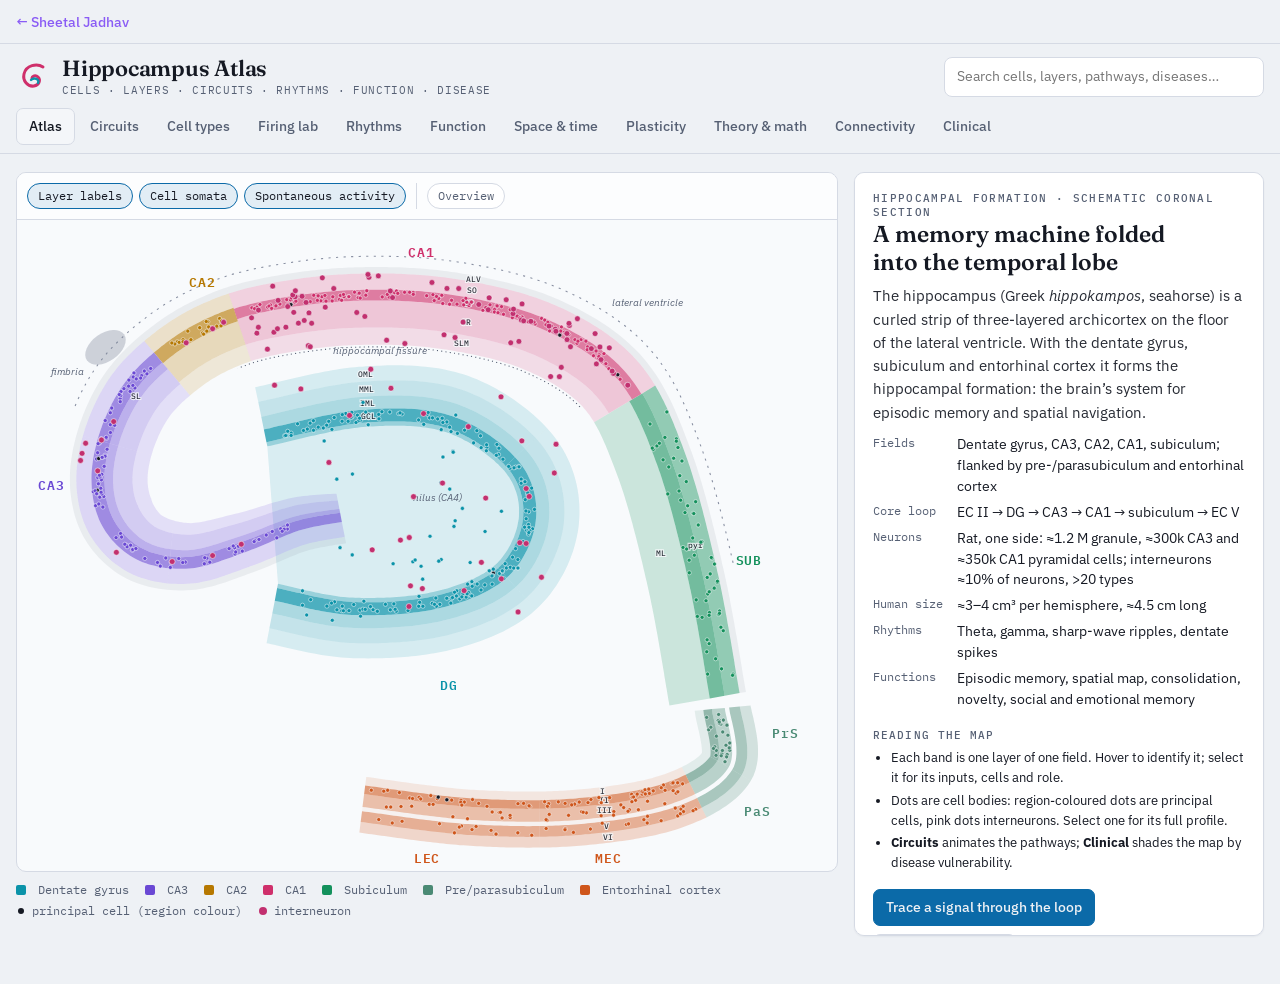
<file: static/hippocampus-atlas/index.html>
<!doctype html>
<html lang="en">
<head>
<meta charset="utf-8">
<meta name="viewport" content="width=device-width,initial-scale=1,viewport-fit=cover">
<style>[hidden]{display:none!important}img{max-width:100%}</style>
</head>
<body>
<title>Hippocampus Atlas</title>
<meta name="claude:viewport-fit-sides" content="cover">
<link rel="preconnect" href="https://fonts.googleapis.com">
<link rel="preconnect" href="https://fonts.gstatic.com" crossorigin>
<link rel="stylesheet" href="https://fonts.googleapis.com/css2?family=Fraunces:opsz,wght@9..144,400;9..144,600&family=IBM+Plex+Mono:wght@400;500&family=IBM+Plex+Sans:ital,wght@0,400;0,500;0,600;1,400&display=swap">
<style>
/* Layout: sticky instrument bar with view tabs; Atlas = fluorescent specimen map (left) + reading panel (right); other views are lab benches. Dark-first, like a confocal image. */
:root{
  --bg:#0a0c11; --panel:#11141c; --panel-2:#181c27; --line:#262b3a; --fg:#e7e9f0; --muted:#9097ab; --faint:#5f667b;
  --accent:#7fd3ff; --axon:#ff6f6f; --exc:#7fd3ff; --inh:#ff7ab8; --mod:#f2c14e;
  --c-dg:#46d3e6; --c-ca3:#a98bff; --c-ca2:#f2b84b; --c-ca1:#ff6aa2; --c-sub:#53d89f; --c-prs:#9cc9b6; --c-ec:#ff8a52; --c-fim:#9aa3b8;
  --sev0:#2a3040; --sev1:#e8cf6a; --sev2:#f5953f; --sev3:#ff4f5e;
  --map-bg:#07090d; --shadow:0 1px 0 rgba(255,255,255,.03);
  --f-display:"Fraunces",Georgia,"Times New Roman",serif;
  --f-body:"IBM Plex Sans",system-ui,-apple-system,"Segoe UI",sans-serif;
  --f-mono:"IBM Plex Mono",ui-monospace,SFMono-Regular,Menlo,monospace;
  color-scheme:dark;
}
@media (prefers-color-scheme: light){ :root:not([data-theme="dark"]){
  --bg:#eef1f5; --panel:#ffffff; --panel-2:#f4f6f9; --line:#d5dae4; --fg:#151923; --muted:#566074; --faint:#8a91a3;
  --accent:#0b6aa8; --axon:#d43b3b; --exc:#0b6aa8; --inh:#c2306f; --mod:#a87400;
  --c-dg:#0b93a9; --c-ca3:#6a48d4; --c-ca2:#b67800; --c-ca1:#cf2f6b; --c-sub:#14915c; --c-prs:#4a8a74; --c-ec:#cf561b; --c-fim:#7c8597;
  --sev0:#e3e7ee; --sev1:#e2be2c; --sev2:#ea7a1d; --sev3:#d62839;
  --map-bg:#f8fafc; --shadow:0 1px 2px rgba(20,30,50,.05);
  color-scheme:light;
}}
:root[data-theme="light"]{
  --bg:#eef1f5; --panel:#ffffff; --panel-2:#f4f6f9; --line:#d5dae4; --fg:#151923; --muted:#566074; --faint:#8a91a3;
  --accent:#0b6aa8; --axon:#d43b3b; --exc:#0b6aa8; --inh:#c2306f; --mod:#a87400;
  --c-dg:#0b93a9; --c-ca3:#6a48d4; --c-ca2:#b67800; --c-ca1:#cf2f6b; --c-sub:#14915c; --c-prs:#4a8a74; --c-ec:#cf561b; --c-fim:#7c8597;
  --sev0:#e3e7ee; --sev1:#e2be2c; --sev2:#ea7a1d; --sev3:#d62839;
  --map-bg:#f8fafc; --shadow:0 1px 2px rgba(20,30,50,.05);
  color-scheme:light;
}
*{box-sizing:border-box}
[hidden]{display:none!important}
body{background:var(--bg);color:var(--fg);font:15px/1.55 var(--f-body);margin:0}
body::before{content:"";position:fixed;inset:0 0 auto;height:env(safe-area-inset-top,0px);z-index:30;background:var(--bg)}
.wrap{padding-left:max(16px,env(safe-area-inset-left,0px));padding-right:max(16px,env(safe-area-inset-right,0px))}
button,input,select{font:inherit;color:inherit}
:focus-visible{outline:2px solid var(--accent);outline-offset:2px}
a{color:var(--accent)}

/* header */
header.top{position:sticky;top:env(safe-area-inset-top,0px);z-index:20;background:color-mix(in srgb,var(--bg) 92%,transparent);backdrop-filter:blur(8px);border-bottom:1px solid var(--line)}
.bar{display:flex;align-items:center;gap:16px;padding-block:12px 6px;flex-wrap:wrap}
.brand{display:flex;align-items:center;gap:12px;min-width:0;flex:1 1 260px}
.brand svg{flex:none}
.brand h1{font:600 22px/1.1 var(--f-display);margin:0;letter-spacing:-.01em}
.brand .sub{font:11px/1.3 var(--f-mono);color:var(--muted);letter-spacing:.06em;text-transform:uppercase;margin-top:3px}
.search{position:relative;flex:0 1 320px;min-width:0;width:100%}
.search input{width:100%;background:var(--panel);border:1px solid var(--line);border-radius:8px;padding:8px 12px;font-size:14px}
.qres{position:absolute;top:calc(100% + 4px);left:0;right:0;background:var(--panel);border:1px solid var(--line);border-radius:8px;max-height:340px;overflow:auto;z-index:40;box-shadow:0 10px 30px rgba(0,0,0,.25)}
.qres button{display:flex;justify-content:space-between;gap:10px;width:100%;text-align:left;background:none;border:0;padding:8px 12px;cursor:pointer;font-size:13.5px}
.qres button:hover,.qres button.on{background:var(--panel-2)}
.qres small{font:11px var(--f-mono);color:var(--faint);text-transform:uppercase;letter-spacing:.06em;white-space:nowrap}
nav.tabs{display:flex;gap:2px;overflow-x:auto;padding-block:4px 8px;scrollbar-width:none}
nav.tabs::-webkit-scrollbar{display:none}
.tab{background:none;border:1px solid transparent;border-radius:7px;padding:7px 12px;font-size:13.5px;font-weight:500;color:var(--muted);cursor:pointer;white-space:nowrap}
.tab:hover{color:var(--fg)}
.tab[aria-selected="true"]{color:var(--fg);background:var(--panel-2);border-color:var(--line)}

main{padding-block:18px 48px}
.view{display:block}
.viewhead{display:flex;flex-wrap:wrap;align-items:baseline;gap:6px 20px;margin-bottom:14px}
.viewhead h2{font:600 26px/1.15 var(--f-display);margin:0;text-wrap:balance}
.viewhead p{margin:0;color:var(--muted);max-width:75ch;flex:1 1 380px}

/* shared text */
.panel{background:var(--panel);border:1px solid var(--line);border-radius:10px;padding:18px;min-width:0;box-shadow:var(--shadow)}
.panel h2{font:600 23px/1.2 var(--f-display);margin:2px 0 8px;text-wrap:balance}
.panel h3{font:600 16px/1.3 var(--f-body);margin:0 0 8px}
.panel h4{font:500 11px/1.3 var(--f-mono);text-transform:uppercase;letter-spacing:.1em;color:var(--muted);margin:18px 0 6px}
.panel p{margin:0 0 10px;max-width:68ch}
.panel ul{margin:0 0 6px;padding-left:18px}
.panel li{margin:2px 0}
.eyebrow{font:500 11px/1.3 var(--f-mono);text-transform:uppercase;letter-spacing:.12em;color:var(--muted)}
.lede{color:var(--fg);opacity:.92}
.muted{color:var(--muted)}
.small{font-size:13px}
.mono{font-family:var(--f-mono)}
.tags{display:flex;flex-wrap:wrap;gap:5px}
.tags span{font:12px/1.4 var(--f-mono);padding:2px 8px;border:1px solid var(--line);border-radius:4px;background:var(--panel-2)}
dl.kv{display:grid;grid-template-columns:max-content minmax(0,1fr);gap:5px 14px;margin:0;font-size:13.5px}
dl.kv dt{font:12px/1.55 var(--f-mono);color:var(--muted)}
dl.kv dd{margin:0}
.swatch{display:inline-block;width:10px;height:10px;border-radius:2px;vertical-align:-1px;margin-right:6px}
.linkbtn{background:none;border:0;padding:0;color:var(--accent);cursor:pointer;text-decoration:underline;text-decoration-color:color-mix(in srgb,var(--accent) 40%,transparent);text-underline-offset:2px;font-size:inherit}
.btn{background:var(--panel-2);border:1px solid var(--line);border-radius:7px;padding:7px 12px;cursor:pointer;font-size:13.5px;font-weight:500}
.btn:hover{border-color:var(--faint)}
.btn.primary{background:var(--accent);color:var(--bg);border-color:var(--accent)}
.actions{display:flex;flex-wrap:wrap;gap:8px;margin-top:16px}
.chips{display:flex;flex-wrap:wrap;gap:6px}
.chip{font:12px/1 var(--f-mono);padding:6px 10px;border:1px solid var(--line);border-radius:999px;background:var(--panel);color:var(--muted);cursor:pointer;display:inline-flex;align-items:center;gap:6px}
.chip:hover{color:var(--fg)}
.chip.on{color:var(--fg);border-color:var(--accent);background:color-mix(in srgb,var(--accent) 12%,var(--panel))}
.chip i{width:8px;height:8px;border-radius:50%;display:inline-block}
.pill{font:11px/1 var(--f-mono);padding:3px 7px;border-radius:4px;border:1px solid var(--line);white-space:nowrap}
.pill.exc{color:var(--exc);border-color:color-mix(in srgb,var(--exc) 45%,transparent)}
.pill.inh{color:var(--inh);border-color:color-mix(in srgb,var(--inh) 45%,transparent)}

/* map view */
#mapview{display:grid;grid-template-columns:minmax(0,1fr) 410px;gap:16px;align-items:start}
#mapview[hidden]{display:none!important}
.mapbox{position:relative;background:var(--map-bg);border:1px solid var(--line);border-radius:10px;overflow:hidden}
.maptools{display:flex;flex-wrap:wrap;gap:6px;padding:10px;border-bottom:1px solid var(--line);background:color-mix(in srgb,var(--panel) 60%,var(--map-bg))}
.maptools .sep{width:1px;background:var(--line);margin:0 4px}
#map{display:block;width:100%;height:auto;max-height:76vh;touch-action:manipulation}
.mapcap{position:absolute;left:12px;right:12px;bottom:10px;font-size:13.5px;line-height:1.45;pointer-events:none;min-height:0}
.mapcap span{display:inline-block;background:color-mix(in srgb,var(--panel) 88%,transparent);border:1px solid var(--line);border-radius:8px;padding:8px 12px;max-width:62ch}
.mapcap:empty{display:none}
.legend{display:flex;flex-wrap:wrap;gap:6px 16px;margin-top:10px;font:12px var(--f-mono);color:var(--muted)}
.legend span{display:inline-flex;align-items:center;gap:6px}
.tip{position:fixed;z-index:50;pointer-events:none;background:var(--panel);border:1px solid var(--line);border-radius:6px;padding:5px 9px;font-size:12.5px;box-shadow:0 6px 20px rgba(0,0,0,.25);max-width:260px}
#panel{position:sticky;top:120px;max-height:calc(100vh - 136px);overflow:auto}

/* svg map */
.band{cursor:pointer;transition:fill-opacity .25s,fill .4s}
.band:hover{stroke:var(--fg);stroke-opacity:.55;stroke-width:.7}
.band.sel{stroke:var(--fg);stroke-opacity:1;stroke-width:1.3}
.band.pulse{animation:pulse 1s ease-in-out 2}
@keyframes pulse{50%{filter:brightness(1.9) saturate(1.3)}}
.dot{cursor:pointer;stroke:var(--map-bg);stroke-width:.5;transition:opacity .3s}
.dot.fire{fill:var(--fg)!important}
.dot.sel{stroke:var(--fg);stroke-width:1.4}
#map[data-mode="circuits"] .dot,#map[data-mode="clinical"] .dot{opacity:.18;pointer-events:none}
#map.nodots .dot{display:none}
#map .lbl{font:600 12.5px var(--f-mono);letter-spacing:.06em;pointer-events:none}
#map .lbl2{font:italic 9px var(--f-body);fill:var(--muted);pointer-events:none}
#map .llbl{font:500 7.2px var(--f-mono);fill:var(--fg);pointer-events:none;paint-order:stroke;stroke:var(--map-bg);stroke-width:2px;opacity:.85}
#map.nolayerlbl .llbl{display:none}
.pw{display:none}
#map[data-mode="circuits"] .pw{display:inline}
.pw path{fill:none;stroke-linecap:round;stroke-linejoin:round}
.pw .base{stroke-width:2.2;opacity:.75}
.pw .flow{stroke-width:2.6;stroke-dasharray:2.5 11;animation:flow 1.1s linear infinite}
.pw .hit{stroke:transparent;stroke-width:12;cursor:pointer;pointer-events:stroke}
.pw.dim{opacity:.1}
.pw.hl .base{stroke-width:3.4;opacity:1}
@keyframes flow{to{stroke-dashoffset:-13.5}}
.pwlbl{font:500 8.5px var(--f-mono);paint-order:stroke;stroke:var(--map-bg);stroke-width:2.4px;pointer-events:none}

/* cells view */
.filters{display:flex;flex-wrap:wrap;gap:14px;margin-bottom:14px;align-items:center}
.filters .grp{display:flex;flex-wrap:wrap;gap:6px;align-items:center}
.filters .grp b{font:500 11px var(--f-mono);text-transform:uppercase;letter-spacing:.1em;color:var(--muted);margin-right:4px}
.cellsplit{display:grid;grid-template-columns:minmax(0,1fr) 440px;gap:16px;align-items:start}
.cellgrid{display:grid;grid-template-columns:repeat(auto-fill,minmax(200px,1fr));gap:10px}
.ccard{display:flex;flex-direction:column;gap:6px;text-align:left;background:var(--panel);border:1px solid var(--line);border-radius:9px;padding:10px;cursor:pointer;min-width:0}
.ccard:hover{border-color:var(--faint)}
.ccard.on{border-color:var(--accent);box-shadow:0 0 0 1px var(--accent) inset}
.ccard svg{width:100%;height:auto;aspect-ratio:300/170;display:block;border-radius:5px;background:var(--map-bg)}
.ccard .t{font-weight:600;font-size:14px;line-height:1.25}
.ccard .m{display:flex;gap:6px;flex-wrap:wrap;align-items:center;font:11.5px var(--f-mono);color:var(--muted)}
.sticky{position:sticky;top:120px;max-height:calc(100vh - 136px);overflow:auto}
.morphwrap{display:grid;grid-template-columns:1fr;gap:8px;margin:12px 0}
.morph{width:100%;height:auto;aspect-ratio:300/250;background:var(--map-bg);border-radius:7px;border:1px solid var(--line);display:block}
.minitrace{width:100%;height:96px;background:var(--map-bg);border-radius:7px;border:1px solid var(--line);display:block}
.cap{font:11px/1.4 var(--f-mono);color:var(--faint)}

/* firing lab */
.lab{display:grid;grid-template-columns:minmax(0,1fr) 360px;gap:16px;align-items:start}
.labctl{display:flex;flex-wrap:wrap;gap:10px 16px;align-items:end;margin-bottom:12px}
.labctl label{display:flex;flex-direction:column;gap:4px;font:11px var(--f-mono);color:var(--muted);text-transform:uppercase;letter-spacing:.08em}
.labctl label.grow{flex:1 1 220px}
.labctl label.chk{flex-direction:row;align-items:center;gap:6px;text-transform:none;letter-spacing:0;font:13px var(--f-body);color:var(--fg);padding-bottom:6px}
.labctl select{background:var(--panel-2);border:1px solid var(--line);border-radius:6px;padding:6px 8px;font:13.5px var(--f-body);text-transform:none;letter-spacing:0;color:var(--fg);max-width:100%}
.labctl .rng{display:flex;gap:10px;align-items:center}
.labctl input[type=range]{flex:1;accent-color:var(--accent);min-width:0}
.labctl output{font:13px var(--f-mono);color:var(--fg);min-width:64px;text-align:right;text-transform:none}
canvas.plot{width:100%;display:block;background:var(--map-bg);border:1px solid var(--line);border-radius:7px}
.fstats{display:grid;grid-template-columns:repeat(auto-fit,minmax(120px,1fr));gap:8px;margin-top:12px}
.fstats div{background:var(--panel-2);border:1px solid var(--line);border-radius:7px;padding:8px 10px}
.fstats b{display:block;font:500 18px var(--f-mono);font-variant-numeric:tabular-nums}
.fstats span{font:11px var(--f-mono);color:var(--muted);text-transform:uppercase;letter-spacing:.06em}
.classgrid{display:grid;grid-template-columns:repeat(auto-fill,minmax(230px,1fr));gap:10px;margin-top:16px}
.classgrid .panel{padding:14px}
.classgrid h3{font-size:14.5px}
.classgrid p{font-size:13.5px;margin:0}

/* rhythms */
.rhythm{display:grid;grid-template-columns:minmax(0,1fr) 380px;gap:16px;align-items:start}
.oscgrid{display:grid;grid-template-columns:repeat(auto-fill,minmax(260px,1fr));gap:10px;margin-top:16px}
.oscgrid .panel{padding:14px}
.oscgrid .hz{font:500 12px var(--f-mono);color:var(--accent)}
.oscgrid p{font-size:13.5px}
#phasefig{width:100%;height:auto;display:block}

/* function */
.fgrid{display:grid;grid-template-columns:repeat(2,minmax(0,1fr));gap:16px}
.demo{display:flex;gap:14px;flex-wrap:wrap;align-items:flex-start}
.demo canvas{background:var(--map-bg);border:1px solid var(--line);border-radius:7px;display:block;max-width:100%}
.demo .side{flex:1 1 180px;min-width:0;font-size:13.5px}
.cards3{display:grid;grid-template-columns:repeat(auto-fill,minmax(270px,1fr));gap:10px;margin-top:16px}
.cards3 .panel{padding:14px}
.cards3 p{font-size:13.5px;margin:0 0 6px}
.cards3 .ref{font:11px var(--f-mono);color:var(--faint)}
.tblwrap{overflow-x:auto}
table.axis{border-collapse:collapse;width:100%;font-size:13.5px;min-width:560px}
table.axis th,table.axis td{border-bottom:1px solid var(--line);padding:8px 10px;text-align:left;vertical-align:top}
table.axis th{font:500 11px var(--f-mono);text-transform:uppercase;letter-spacing:.08em;color:var(--muted)}
.hop{display:flex;gap:10px;flex-wrap:wrap;align-items:flex-start}
.hop figure{margin:0;display:flex;flex-direction:column;gap:4px;align-items:center}
.hop figcaption{font:11px var(--f-mono);color:var(--muted)}
.bars{display:flex;flex-direction:column;gap:5px;font:12px var(--f-mono);min-width:150px;flex:1}
.bars .b{display:grid;grid-template-columns:54px 1fr 38px;gap:6px;align-items:center}
.bars .b i{height:8px;border-radius:4px;background:var(--line);overflow:hidden;display:block}
.bars .b i s{display:block;height:100%;background:var(--accent);text-decoration:none}

/* connectivity */
.conn{display:grid;grid-template-columns:minmax(0,1fr) 340px;gap:16px;align-items:start}
.mwrap{overflow:auto;max-width:100%;background:var(--panel);border:1px solid var(--line);border-radius:10px;padding:10px}
table.matrix{border-collapse:separate;border-spacing:2px;font:11.5px var(--f-mono)}
table.matrix th{font-weight:500;color:var(--muted);white-space:nowrap;padding:2px 6px}
table.matrix thead th{writing-mode:vertical-rl;transform:rotate(180deg);text-align:left;height:118px;vertical-align:bottom;padding:4px 2px}
table.matrix tbody th{text-align:right;position:sticky;left:0;background:var(--panel);z-index:1}
table.matrix td{width:26px;height:24px;min-width:26px;border-radius:4px;background:var(--panel-2);cursor:pointer;text-align:center;color:var(--bg);font-weight:600}
table.matrix td.e{cursor:default}
table.matrix td.on{outline:2px solid var(--fg);outline-offset:0}
table.matrix tr.hl th,table.matrix th.hl{color:var(--fg)}

@media (max-width:1100px){
  #mapview,.cellsplit,.lab,.rhythm,.conn{grid-template-columns:minmax(0,1fr)}
  #panel,.sticky{position:static;max-height:none}
  .fgrid{grid-template-columns:minmax(0,1fr)}
}
@media (max-width:560px){
  .brand h1{font-size:19px}
  .viewhead h2{font-size:22px}
  .panel{padding:14px}
  .cellgrid{grid-template-columns:repeat(2,minmax(0,1fr))}
}
@media (prefers-reduced-motion: reduce){
  .pw .flow,.band.pulse{animation:none}
  *{transition:none!important}
}
</style>

<nav class="site-back" style="padding:10px max(16px,env(safe-area-inset-right,0px)) 10px max(16px,env(safe-area-inset-left,0px));background:var(--bg);border-bottom:1px solid var(--line)"><a href="/" style="font:500 14px/1.4 'IBM Plex Sans',system-ui,sans-serif;color:#8a5cf5;text-decoration:none">&larr; Sheetal Jadhav</a></nav>
<header class="top">
  <div class="bar wrap">
    <div class="brand">
      <svg width="34" height="34" viewBox="0 0 34 34" aria-hidden="true"><path d="M27 7c-6-4-17-2-19 7-1.6 7 4 13 10 12 5-.8 7-6 4-9-2.4-2.4-6-1-6 1.6" fill="none" stroke="var(--c-ca1)" stroke-width="3" stroke-linecap="round"/><path d="M15 20c3-3 9-1 7 3" fill="none" stroke="var(--c-dg)" stroke-width="2.4" stroke-linecap="round"/></svg>
      <div><h1>Hippocampus Atlas</h1><div class="sub">Cells · layers · circuits · rhythms · function · disease</div></div>
    </div>
    <div class="search">
      <input id="q" type="search" placeholder="Search cells, layers, pathways, diseases…" autocomplete="off" aria-label="Search the atlas">
      <div id="qres" class="qres" hidden></div>
    </div>
  </div>
  <nav class="tabs wrap" role="tablist" aria-label="Views">
    <button class="tab" role="tab" data-view="atlas">Atlas</button>
    <button class="tab" role="tab" data-view="circuits">Circuits</button>
    <button class="tab" role="tab" data-view="cells">Cell types</button>
    <button class="tab" role="tab" data-view="firing">Firing lab</button>
    <button class="tab" role="tab" data-view="rhythms">Rhythms</button>
    <button class="tab" role="tab" data-view="function">Function</button>
    <button class="tab" role="tab" data-view="spacetime">Space &amp; time</button>
    <button class="tab" role="tab" data-view="plasticity">Plasticity</button>
    <button class="tab" role="tab" data-view="theory">Theory &amp; math</button>
    <button class="tab" role="tab" data-view="connectivity">Connectivity</button>
    <button class="tab" role="tab" data-view="clinical">Clinical</button>
  </nav>
</header>

<main class="wrap">
  <!-- ATLAS / CIRCUITS / CLINICAL share the map -->
  <section id="mapview" class="view">
    <div class="mapcol">
      <div class="mapbox">
        <div class="maptools" id="maptools"></div>
        <svg id="map" viewBox="200 118 760 604" role="img" aria-label="Schematic coronal section of the hippocampal formation"></svg>
        <div class="mapcap" id="mapcap"></div>
      </div>
      <div class="legend" id="maplegend"></div>
    </div>
    <aside class="panel" id="panel"></aside>
  </section>

  <section id="v-cells" class="view" hidden>
    <div class="viewhead"><h2>Cell types</h2><p>Principal cells and interneurons of the hippocampal formation. Each card shows where the soma sits, where the dendrites (colour) collect input and where the axon (red) delivers output, in the style of Klausberger &amp; Somogyi's laminar diagrams.</p></div>
    <div class="filters" id="cellfilters"></div>
    <div class="cellsplit">
      <div class="cellgrid" id="cellgrid"></div>
      <aside class="panel sticky" id="celldetail"></aside>
    </div>
  </section>

  <section id="v-firing" class="view" hidden>
    <div class="viewhead"><h2>Firing lab</h2><p>Inject current into a model of each cell type and watch its characteristic discharge: adaptation, bursting, fast spiking, Ih sag and rebound, late spiking. Models are Izhikevich neurons with an added h-current, tuned to each type's published behaviour; voltages are scaled to typical resting potentials.</p></div>
    <div class="lab">
      <div class="panel">
        <div class="labctl">
          <label for="fcell">Cell<select id="fcell"></select></label>
          <label for="fcmp">Compare with<select id="fcmp"><option value="">None</option></select></label>
          <label for="fproto">Protocol<select id="fproto"><option value="step">Depolarising step</option><option value="ramp">Ramp</option><option value="hyper">Hyperpolarising step</option></select></label>
          <label class="grow" for="fI">Injected current<span class="rng"><input id="fI" type="range" min="0" max="1000" step="10" value="300"><output id="fIo">300 pA</output></span></label>
          <label class="chk"><input id="fnoise" type="checkbox" checked> Synaptic noise</label>
          <button class="btn" id="frun">Run again</button>
        </div>
        <canvas id="ftrace" class="plot" height="340"></canvas>
        <div class="fstats" id="fstats"></div>
      </div>
      <aside class="panel">
        <h3>Frequency–current curve</h3>
        <canvas id="ffi" class="plot" height="200"></canvas>
        <p class="cap" style="margin-top:6px">Spikes per second during a 500 ms step (noise off).</p>
        <div id="finfo"></div>
      </aside>
    </div>
    <div class="classgrid" id="classgrid"></div>
  </section>

  <section id="v-rhythms" class="view" hidden>
    <div class="viewhead"><h2>Rhythms</h2><p>Each cell type fires at its own moment of the network oscillation. Switch between running (theta with nested gamma) and quiet rest (sharp-wave ripples) to see which cells lead, follow or fall silent.</p></div>
    <div class="rhythm">
      <div class="panel">
        <div class="labctl">
          <div class="chips" id="rmode"></div>
          <label class="grow" for="rspeed">Playback speed<span class="rng"><input id="rspeed" type="range" min="0.05" max="1" step="0.05" value="0.25"><output id="rspeedo">0.25×</output></span></label>
          <button class="btn" id="rpause">Pause</button>
        </div>
        <canvas id="rcanvas" class="plot" height="430"></canvas>
        <p class="cap" style="margin-top:6px">Top: CA1 pyramidal-layer LFP. Below: simulated spike rasters drawn from published firing rates and phase preferences (rat CA1, Klausberger &amp; Somogyi 2008).</p>
      </div>
      <aside class="panel">
        <h3>Preferred theta phase, CA1</h3>
        <svg id="phasefig" viewBox="0 0 360 300"></svg>
        <p class="cap">0° and 360° = trough of theta recorded in stratum pyramidale. Values are population means and approximate.</p>
        <div id="ripplelist"></div>
      </aside>
    </div>
    <div class="oscgrid" id="oscgrid"></div>
  </section>

  <section id="v-function" class="view" hidden>
    <div class="viewhead"><h2>Function</h2><p>What the circuit computes. Run the demos: spatial codes in an open arena, phase precession on a track, pattern separation in the dentate gyrus and pattern completion in CA3.</p></div>
    <div class="fgrid">
      <div class="panel">
        <h3>Spatially tuned cells</h3>
        <div class="chips" id="arenachips" style="margin-bottom:10px"></div>
        <div class="demo">
          <canvas id="arena" width="300" height="300" style="width:300px;height:300px"></canvas>
          <div class="side">
            <canvas id="arenapolar" width="150" height="150" style="width:150px;height:150px;margin-bottom:8px"></canvas>
            <div id="arenatext"></div>
            <div class="actions"><button class="btn" id="arenareset">Clear</button><button class="btn" id="arenaremap">New environment</button><button class="btn" id="arenamap">Show rate map</button></div>
          </div>
        </div>
      </div>
      <div class="panel">
        <h3>Theta phase precession</h3>
        <canvas id="prec" class="plot" height="300"></canvas>
        <div class="labctl" style="margin-top:10px;margin-bottom:0"><label class="grow" for="precspeed">Running speed<span class="rng"><input id="precspeed" type="range" min="10" max="60" step="5" value="25"><output id="precspeedo">25 cm/s</output></span></label><button class="btn" id="precclear">Clear</button></div>
        <p class="small muted" style="margin-top:8px">As the animal crosses a place field, the cell fires at progressively earlier theta phases (O'Keefe &amp; Recce 1993). Each theta cycle therefore compresses a sequence of upcoming places into ~125 ms, a time scale suited to spike-timing-dependent plasticity.</p>
      </div>
      <div class="panel">
        <h3>Pattern separation (dentate gyrus)</h3>
        <svg id="sepfig" viewBox="0 0 420 300" style="width:100%;height:auto;display:block"></svg>
        <div class="labctl" style="margin-top:8px;margin-bottom:0"><label class="grow" for="sepk">Granule cells active<span class="rng"><input id="sepk" type="range" min="0.5" max="20" step="0.5" value="2"><output id="sepko">2%</output></span></label></div>
        <p class="small muted" style="margin-top:8px">Two entorhinal patterns with a given overlap are projected onto 2,000 model granule cells with random connections; only the most strongly driven fraction fires (lateral inhibition). Sparser codes push similar inputs further apart: points below the diagonal mean separation.</p>
      </div>
      <div class="panel">
        <h3>Pattern completion (CA3)</h3>
        <div class="chips" id="hopchips" style="margin-bottom:10px"></div>
        <div class="hop">
          <figure><canvas id="hopcue" width="132" height="132"></canvas><figcaption>Degraded cue</figcaption></figure>
          <figure><canvas id="hopnet" width="132" height="132"></canvas><figcaption>CA3 network state</figcaption></figure>
          <div class="bars" id="hopbars"></div>
        </div>
        <div class="labctl" style="margin-top:10px;margin-bottom:0"><label class="grow" for="hopnoise">Cue degradation<span class="rng"><input id="hopnoise" type="range" min="0" max="45" step="1" value="28"><output id="hopnoiseo">28%</output></span></label><button class="btn" id="hopnew">New cue</button><button class="btn primary" id="hoprun">Recall</button></div>
        <p class="small muted" style="margin-top:8px">A 144-unit recurrent network stores three patterns in its recurrent weights, as CA3 recurrent collaterals are thought to. A partial or noisy cue settles into the nearest stored memory (an attractor). Push degradation past ~40% and recall fails or lands on the wrong memory.</p>
      </div>
    </div>
    <div class="cards3" id="funccards"></div>
    <div class="panel" style="margin-top:16px">
      <h3>The long axis: dorsal versus ventral</h3>
      <p class="small muted">In rodents the hippocampus curves from dorsal (septal) to ventral (temporal). In humans these correspond to the posterior body/tail and anterior head. Function, connections and gene expression change along this axis (Fanselow &amp; Dong 2010; Strange et al. 2014).</p>
      <div class="tblwrap"><table class="axis" id="axistbl"></table></div>
    </div>
  </section>

  <section id="v-spacetime" class="view" hidden>
    <div class="viewhead"><h2>Space &amp; time</h2><p>Hippocampal neurons respond to places, moments, routes, laps, objects, other animals and even ideas. This view collects those functional cell types, asks what single principle could produce all of them, and shows how the same machinery may let us travel mentally into the past and the future.</p></div>

    <div class="panel">
      <div class="eyebrow">Featured theory · Raju, Guntupalli, Zhou, Wendelken, Lázaro-Gredilla &amp; George · <i>Science Advances</i> 10, eadm8470 (2024)</div>
      <h2>Space is a latent sequence</h2>
      <div class="paperrow">
        <div>
          <p class="lede">The paper argues that the brain's map of space is not built from coordinates. It emerges when an animal learns the higher-order sequences of what it senses and does. Animals have no GPS. They only receive egocentric sensations, and those are <i>aliased</i>: the same view can occur in many places. To predict what comes next, a learner must split one sensation into several latent states according to the sequence it appears in. Once those states are learned, they behave like places.</p>
          <p>The model is a <b>clone-structured causal graph (CSCG)</b>, an action-conditioned hidden Markov model in which each observation owns a fixed set of hidden "clones". Expectation-maximisation learns which clone follows which under each action; Viterbi training then prunes unused clones. A clone stands for a sensation <i>in a particular sequential context</i>, so when the experimenter plots a clone's activity on a floor map, it looks like a place cell.</p>
          <ul class="small">
            <li><b>Maps from aliased egocentric input.</b> CSCGs learned the topology of 2D rooms and 3D environments from random walks, with no location input and no Euclidean assumptions. Clones also came to represent heading, which is never sensed directly.</li>
            <li><b>Stitching and separating.</b> Overlapping episodes collected at different times were stitched into one global map. Experience from disjoint mazes was kept as separate maps, and the right map is recalled by inferring the hidden state.</li>
            <li><b>Planning as replay.</b> To reach a remembered goal, messages are passed forward from the current clone and backward from the goal clone, which the authors liken to hippocampal replay. Blocking a route means editing one link of the graph.</li>
            <li><b>Schemas.</b> Keeping the learned transition graph fixed and relearning only the emissions let the agent find a shortcut through unvisited rooms in a new environment that shared the old one's structure.</li>
            <li><b>Place fields as a visualisation.</b> In the paper's words, many "diverse fascinating hippocampal phenomena might be artifacts of Euclidean place field mapping." The agent itself never computes place fields.</li>
          </ul>
        </div>
        <figure class="clonefig">
          <svg viewBox="0 0 330 250" role="img" aria-label="First-order Markov model merges observation D; a cloned model splits it into D and D prime">
            <text x="82" y="16" text-anchor="middle" class="ft">First-order model</text>
            <text x="248" y="16" text-anchor="middle" class="ft">Cloned model</text>
            <g class="cfA"></g>
          </svg>
          <figcaption class="cap">Observation D occurs after A, B and C. A first-order model has one D, so it cannot tell whether E, F or G comes next. Cloning D lets each context keep its own successor. (After Fig. 1B.)</figcaption>
        </figure>
      </div>
      <h4>Phenomena the model reproduces</h4>
      <p class="small muted">Each row is a classic experiment the authors re-ran in simulation with one model and one learning rule; only the environment changed.</p>
      <div class="tblwrap"><table class="axis" id="cscgtbl"></table></div>
      <div class="cols2">
        <div><h4>Testable predictions</h4><ul class="small">
          <li><b>Uniqueness, not visual change, controls field size.</b> A floor with a repeating checkerboard should give larger central place fields than a floor with a random pattern, because the checkerboard makes many sequences look the same (Fig. 4F).</li>
          <li><b>Local landmarks decide which fields remap.</b> When a room with landmarks on one side is elongated, fields whose local sequence is anchored by two landmarks should stay put. Fields anchored to a landmark and the moved wall should stretch (Fig. 4G).</li>
          <li><b>Connectivity changes show up in planning, not in fields.</b> Locking doors should alter replay and route choice while place fields stay put.</li>
          <li><b>Grid cells are helpful but optional.</b> They act as extra sensations that speed learning in featureless areas, consistent with place fields surviving grid disruption.</li></ul></div>
        <div><h4>Limits the authors note</h4><ul class="small">
          <li>Animals form place fields with far less experience than the model needs; reusing schemas may close that gap.</li>
          <li>Remapping to new objects, active exploration, reward learning and automatic graph editing after surprise are not yet modelled.</li>
          <li>The work is computational. Clones might be neuronal assemblies and EM resembles spike-timing-dependent plasticity, but no circuit implementation is claimed.</li>
          <li>Unlike the Kantian view that space and time come first, the results support a Leibnizian view: only sequential order needs to be built in.</li></ul></div>
      </div>
    </div>

    <div class="fgrid" style="margin-top:16px">
      <div class="panel">
        <h3>How cloning creates splitter and lap cells</h3>
        <div class="chips" id="clscen" style="margin-bottom:8px"></div>
        <div class="chips" id="clmodel" style="margin-bottom:10px"></div>
        <canvas id="clcv" class="plot" height="340"></canvas>
        <p class="small" id="cltext" style="margin-top:10px"></p>
      </div>
      <div class="panel">
        <h3>Replay: mental time travel in a rat</h3>
        <div class="actions" style="margin:0 0 10px"><button class="btn" id="rpfwd">Forward replay (plan ahead)</button><button class="btn" id="rprev">Reverse replay (look back)</button><button class="btn" id="rpclr">Clear</button></div>
        <canvas id="rpcv" class="plot" height="340"></canvas>
        <p class="small muted" style="margin-top:10px">The rat shuttles between two reward wells while 16 place cells (sorted by field position) fire in order. At each well it stops, and during sharp-wave ripples the same sequence is replayed about 20 times faster: backward on arrival, as if reviewing the path that led to reward, and forward before leaving, as if planning (Foster &amp; Wilson 2006; Diba &amp; Buzsáki 2007). In a sequence model, recall and planning are both just running the learned graph.</p>
      </div>
    </div>

    <div class="panel" style="margin-top:16px">
      <h3>Mental time travel</h3>
      <div class="cards3" id="mttcards" style="margin-top:6px"></div>
    </div>

    <div class="panel" style="margin-top:16px">
      <h3>Functional cell types</h3>
      <p class="small muted">Cells named for what they respond to. Where Raju et al. (2024) or related sequence theories offer an explanation, it is given under "Sequence view".</p>
      <div class="chips" id="fcchips" style="margin-bottom:12px"></div>
      <div class="cards3" id="fcells" style="margin-top:0"></div>
    </div>

    <div class="panel" style="margin-top:16px">
      <h3>How might the hippocampus encode space and time?</h3>
      <p class="small muted">Eight influential accounts, roughly in historical order. They are not mutually exclusive; most current work combines several.</p>
      <div class="tblwrap"><table class="axis" id="theorytbl"></table></div>
    </div>
  </section>

  <section id="v-plasticity" class="view" hidden>
    <div class="viewhead"><h2>Plasticity</h2><p>Each hippocampal synapse has its own rules for getting stronger or weaker. The rules differ in where they are induced (pre- or postsynaptically), what triggers them, how long they last and what they are for. Run a virtual slice experiment, explore the learning rules, then browse the mechanisms by region.</p></div>
    <div class="lab">
      <div class="panel">
        <h3>Virtual slice experiment</h3>
        <div class="labctl">
          <label for="plsyn">Synapse<select id="plsyn"></select></label>
          <label for="plproto">Induction protocol<select id="plproto"><option value="hfs1">High-frequency, 1 × 100 Hz train</option><option value="tbs">Theta-burst / 3 × 100 Hz trains</option><option value="lfs">Low-frequency, 1 Hz × 900 pulses</option><option value="pair">Pairing: 2 Hz input + postsynaptic depolarisation</option></select></label>
          <label class="chk"><input type="checkbox" id="pdapv"> APV (NMDA-receptor blocker)</label>
          <label class="chk"><input type="checkbox" id="pdpka"> PKA inhibitor</label>
          <label class="chk"><input type="checkbox" id="pdpsi"> Protein-synthesis inhibitor</label>
        </div>
        <canvas id="plcv" class="plot" height="300"></canvas>
        <div class="fstats" id="plstats"></div>
      </div>
      <aside class="panel" id="plinfo"></aside>
    </div>
    <div class="fgrid" style="margin-top:16px">
      <div class="panel">
        <h3>Timing rules</h3>
        <div class="chips" id="plrule" style="margin-bottom:10px"></div>
        <canvas id="plrcv" class="plot" height="240"></canvas>
        <div class="labctl" style="margin-top:10px;margin-bottom:0"><label class="grow" for="pldt">Timing offset<span class="rng"><input id="pldt" type="range" min="-100" max="100" step="1" value="10"><output id="pldto">+10 ms</output></span></label></div>
        <p class="small" id="plrtext" style="margin-top:8px"></p>
      </div>
      <div class="panel">
        <h3>Frequency, calcium and the sliding threshold</h3>
        <canvas id="plbcv" class="plot" height="240"></canvas>
        <div class="labctl" style="margin-top:10px;margin-bottom:0"><label class="grow" for="plth">Recent activity of the neuron<span class="rng"><input id="plth" type="range" min="1.4" max="2.6" step="0.05" value="2"><output id="pltho">normal</output></span></label></div>
        <p class="small" style="margin-top:8px">Low-frequency stimulation causes a modest, prolonged Ca²⁺ rise that activates phosphatases (calcineurin, PP1) and depresses the synapse. High frequency gives a large, fast Ca²⁺ rise that activates kinases (CaMKII) and potentiates it. The crossover point slides with the neuron’s history (the BCM rule; Bienenstock, Cooper &amp; Munro 1982). After high activity, LTP becomes harder; after deprivation, easier. This is <b>metaplasticity</b> (Abraham &amp; Bear 1996).</p>
      </div>
    </div>
    <div class="panel" style="margin-top:16px">
      <h3>Which mechanism operates where</h3>
      <p class="small muted">Select a synapse name to see its pathway on the circuit map. A dash means not described or not prominent.</p>
      <div class="tblwrap"><table class="axis" id="plmatrix"></table></div>
    </div>
    <div class="panel" style="margin-top:16px">
      <h3>Mechanisms</h3>
      <div class="chips" id="plchips" style="margin-bottom:12px"></div>
      <div class="cards3" id="plcards" style="margin-top:0"></div>
    </div>
    <div class="panel" style="margin-top:16px">
      <h3>From synapse to memory</h3>
      <dl class="kv" id="plmem" style="font-size:14px"></dl>
    </div>
  </section>

  <section id="v-theory" class="view" hidden>
    <div class="viewhead"><h2>Theory &amp; math</h2><p>The equations behind the atlas: how single neurons, learning rules and networks are modelled, how function (memory, maps, rhythms) falls out of the maths, and how changing one parameter in a model reproduces a disease. Three live models let you break the circuit yourself.</p></div>
    <div class="panel">
      <div class="eyebrow">Foundations</div>
      <h2>Three levels of explanation</h2>
      <p class="lede">David Marr argued that a brain system is understood only when it is explained at three levels. His 1971 “Simple memory: a theory for archicortex” was the first mathematical theory of the hippocampus: sparse codes in a recurrently connected CA3 store events from a single exposure and recall them from a fragment. Nearly every model on this page descends from it.</p>
      <dl class="kv" style="font-size:14px">
        <dt>Computational</dt><dd>What problem is solved, and why? Store episodes after one exposure; keep similar ones apart; recall from partial cues; map space and time; replay for consolidation.</dd>
        <dt>Algorithmic</dt><dd>Which representations and procedures? Sparse expansion (DG), attractor dynamics (CA3), comparison of prediction and input (CA1), Bayesian decoding, successor maps, latent sequences.</dd>
        <dt>Implementation</dt><dd>Which neurons, synapses and rhythms? Mossy-fibre detonators, recurrent collaterals with NMDA-receptor plasticity, PV-cell gamma, theta from the septum, plateau-driven BTSP.</dd>
      </dl>
    </div>
    <div class="fgrid" style="margin-top:16px">
      <div class="panel">
        <h3>Attractor memory: capacity and synapse loss</h3>
        <canvas id="thhop" class="plot" height="260"></canvas>
        <div class="labctl" style="margin-top:10px;margin-bottom:0">
          <label class="grow" for="thloss">Synapses lost<span class="rng"><input id="thloss" type="range" min="0" max="85" step="5" value="0"><output id="thlosso">0%</output></span></label>
          <label class="grow" for="thcue">Cue noise<span class="rng"><input id="thcue" type="range" min="0" max="35" step="5" value="10"><output id="thcueo">10%</output></span></label>
        </div>
        <p class="small" style="margin-top:8px">A 200-unit Hopfield network stores <i>P</i> random patterns with a Hebbian rule, then recalls each from a noisy cue. Recall stays near perfect until the load <i>α</i> = <i>P</i>/<i>N</i> approaches ≈0.14, then collapses (Amit, Gutfreund &amp; Sompolinsky 1985). Removing synapses, as in Alzheimer’s disease, lowers the collapse point: memory fails abruptly, not gradually. The grey curve is the intact network.</p>
      </div>
      <div class="panel">
        <h3>Excitation–inhibition dynamics: rhythm and seizure</h3>
        <div class="chips" id="thwcp" style="margin-bottom:10px"></div>
        <canvas id="thwc" class="plot" height="220"></canvas>
        <div class="labctl" style="margin-top:10px;margin-bottom:0">
          <label class="grow" for="wcee">E→E (recurrent excitation)<span class="rng"><input id="wcee" type="range" min="10" max="20" step="0.5" value="16"><output id="wceeo"></output></span></label>
          <label class="grow" for="wcei">I→E (inhibition)<span class="rng"><input id="wcei" type="range" min="3" max="15" step="0.5" value="12"><output id="wceio"></output></span></label>
          <label class="grow" for="wcie">E→I (drive to PV cells)<span class="rng"><input id="wcie" type="range" min="5" max="18" step="0.5" value="15"><output id="wcieo"></output></span></label>
          <label class="grow" for="wcp">Background drive<span class="rng"><input id="wcp" type="range" min="0" max="2" step="0.05" value="0.5"><output id="wcpo"></output></span></label>
        </div>
        <p class="small" id="thwctext" style="margin-top:8px"></p>
      </div>
      <div class="panel">
        <h3>Reading out place: Bayesian decoding</h3>
        <canvas id="thdec" class="plot" height="250"></canvas>
        <div class="labctl" style="margin-top:10px;margin-bottom:0">
          <label class="grow" for="dcn">Place cells<span class="rng"><input id="dcn" type="range" min="2" max="200" step="1" value="40"><output id="dcno">40</output></span></label>
          <label class="grow" for="dcw">Field width (σ)<span class="rng"><input id="dcw" type="range" min="2" max="30" step="1" value="8"><output id="dcwo">8 cm</output></span></label>
          <label class="grow" for="dct">Time window<span class="rng"><input id="dct" type="range" min="25" max="1000" step="25" value="250"><output id="dcto">250 ms</output></span></label>
          <button class="btn" id="dcnew">New sample</button>
        </div>
        <p class="small" style="margin-top:8px">Each cell fires Poisson spikes at a rate set by its Gaussian field on a 1 m track. The posterior over position (top, accent) is computed from the spike counts alone (Zhang et al. 1998). Error (bottom) falls roughly as 1/√<i>N</i>; broader fields and shorter windows blur the code. Unstable or broadened fields in ageing and Alzheimer models act like turning these dials down.</p>
      </div>
      <div class="panel">
        <h3>From model parameter to disease</h3>
        <div class="tblwrap"><table class="axis" id="thdis" style="min-width:480px"></table></div>
      </div>
    </div>
    <div class="panel" style="margin-top:16px">
      <h3>Equation library</h3>
      <p class="small muted">The core equations, what each predicts and where it is used in this atlas.</p>
      <div class="chips" id="thchips" style="margin-bottom:12px"></div>
      <div class="cards3" id="theqs" style="margin-top:0"></div>
    </div>
    <div class="panel" style="margin-top:16px">
      <h3>Some numbers worth knowing</h3>
      <dl class="kv" id="thnums" style="font-size:14px"></dl>
    </div>
  </section>

  <section id="v-connectivity" class="view" hidden>
    <div class="viewhead"><h2>Connectivity</h2><p>Major projections into, within and out of the hippocampal formation. Rows send, columns receive. Shade gives relative strength (1 sparse, 2 moderate, 3 dense); colour gives transmitter class. Select a cell for details.</p></div>
    <div class="filters" id="connfilters"></div>
    <div class="conn">
      <div class="mwrap"><table class="matrix" id="matrix"></table></div>
      <aside class="panel sticky" id="conndetail"></aside>
    </div>
  </section>
</main>
<script>
/* ============================== DATA ============================== */
const LNAME={ALV:'Alveus',SO:'Stratum oriens',SP:'Stratum pyramidale',SL:'Stratum lucidum',SR:'Stratum radiatum',SLM:'Stratum lacunosum-moleculare',
 OML:'Outer molecular layer',MML:'Middle molecular layer',IML:'Inner molecular layer',GCL:'Granule cell layer',SGZ:'Subgranular zone',HIL:'Hilus',
 DEEP:'Deep pyramidal layer',SUP:'Superficial pyramidal layer',ML:'Molecular layer',I:'Layer I',II:'Layer II',III:'Layer III',IV:'Layer IV (lamina dissecans)',V:'Layer V',VI:'Layer VI'};

const REG={
 DG:{name:'Dentate gyrus',color:'--c-dg',sum:'The input gate of the hippocampus. A C-shaped band of tightly packed granule cells, with a suprapyramidal blade, crest and infrapyramidal blade, cupping the hilus. It receives the perforant path from entorhinal layer II and turns it into an extremely sparse code (pattern separation). It is one of the few places in the adult mammalian brain where new neurons are born.',
  facts:[['Principal cell','Granule cell (≈1.0–1.2 M rat; ≈15 M human)'],['Main input','Perforant path, EC layer II'],['Main output','Mossy fibres to CA3 and hilus'],['Activity','Very sparse: ~2–5% of granule cells active in a given environment'],['Special','Adult neurogenesis in the subgranular zone']]},
 HIL:{name:'Hilus (CA4)',color:'--c-dg',sum:'The polymorphic layer enclosed by the granule cell blades. It contains glutamatergic mossy cells, HIPP and other interneurons, and the collaterals of mossy fibres. In human neuropathology it is called CA4 or the endfolium, and it is among the most seizure-vulnerable zones of the brain.',
  facts:[['Cells','Mossy cells (≈30–50k rat), HIPP, HICAP, basket cells'],['Main input','Mossy fibre collaterals; CA3 back-projections'],['Main output','Mossy cell axons to the inner molecular layer, ipsi- and contralateral'],['Vulnerability','Endfolium sclerosis in temporal lobe epilepsy']]},
 CA3:{name:'CA3, cornu ammonis 3',color:'--c-ca3',sum:'The autoassociative core. CA3 pyramidal cells are richly interconnected by recurrent collaterals, so the region can store patterns and retrieve a whole memory from a fragment (pattern completion). It receives three inputs in separate layers: mossy fibres (stratum lucidum), recurrent and commissural fibres (oriens and radiatum), and the perforant path (lacunosum-moleculare). Subdivided into CA3c (in the hilus), CA3b and CA3a (toward CA2).',
  facts:[['Principal cell','CA3 pyramidal (≈250–330k rat; ≈2.7 M human, CA2–3)'],['Inputs per cell (rat)','~50 mossy-fibre boutons, ~12,000 recurrent, ~3,600 perforant-path synapses'],['Output','Schaffer collaterals to CA1; CA2; lateral septum; back to hilus'],['Generates','Sharp waves; slow gamma (~25–55 Hz)']]},
 CA2:{name:'CA2, cornu ammonis 2',color:'--c-ca2',sum:'A small, molecularly distinct field between CA3 and CA1, long overlooked. Its pyramidal cells resist the plasticity and the cell death seen in neighbouring fields, receive strong direct entorhinal and hypothalamic input, and are essential for social memory: recognising a familiar individual.',
  facts:[['Markers','PCP4, RGS14, Amigo2, STEP, Avpr1b, Necab2'],['Inputs','EC layer II (strong), CA3 (LTP-resistant), supramammillary nucleus, PVN vasopressin'],['Outputs','CA1 (deep oriens and radiatum), CA2/CA3, lateral septum, supramammillary nucleus'],['Function','Social recognition memory; SWR timing during rest']]},
 CA1:{name:'CA1, cornu ammonis 1',color:'--c-ca1',sum:'The main output field of the hippocampus proper and the best-studied piece of brain tissue. CA1 pyramidal cells are place cells; they compare what CA3 predicts (Schaffer collaterals) with what the cortex currently reports (temporoammonic path from EC layer III), and they send the result to the subiculum and entorhinal cortex. Their Schaffer-collateral synapses are the classic model for long-term potentiation.',
  facts:[['Principal cell','CA1 pyramidal (≈310–390k rat; ≈14–16 M human)'],['Interneurons','≈38,500 in rat, at least 20 types (Bezaire & Soltesz 2013)'],['Inputs','CA3 (SR/SO), CA2 (SO), EC III (SLM), nucleus reuniens (SLM)'],['Outputs','Subiculum, EC deep layers; ventral CA1 also to mPFC, NAc, amygdala, hypothalamus'],['Vulnerability','Ischaemia, Alzheimer’s disease, hippocampal sclerosis, transient global amnesia']]},
 SUB:{name:'Subiculum',color:'--c-sub',sum:'The principal output structure of the hippocampal formation. Subicular pyramidal cells, many of them intrinsically bursting, broadcast hippocampal signals through the fornix to the mammillary bodies, anterior thalamus, nucleus accumbens, hypothalamus and prefrontal cortex, and back to the entorhinal cortex. Boundary-vector cells are found here.',
  facts:[['Principal cells','Burst-firing and regular-spiking pyramidal cells (≈130k rat; ≈4.5 M human)'],['Inputs','CA1, EC layer III, nucleus reuniens, presubiculum'],['Outputs','Mammillary bodies, anterior thalamus, NAc, lateral septum, mPFC, hypothalamus, EC, retrosplenial cortex'],['Function','Spatial boundaries, stress (HPA) regulation via ventral subiculum']]},
 PrS:{name:'Presubiculum',color:'--c-prs',sum:'A six-layered transition cortex adjoining the subiculum, rich in head-direction cells. It is a hub of the head-direction system: input from the anterodorsal thalamus, output to the superficial layers of the medial entorhinal cortex, where it helps build the grid map.',
  facts:[['Cells','Head-direction cells, conjunctive cells'],['Inputs','Anterodorsal/anteroventral thalamus, retrosplenial cortex, subiculum'],['Outputs','MEC layers III and II, lateral mammillary nucleus, contralateral PrS']]},
 PaS:{name:'Parasubiculum',color:'--c-prs',sum:'A thin strip between presubiculum and medial entorhinal cortex containing grid, head-direction and border cells. It projects densely to layer II of MEC, particularly the Calbindin-positive pyramidal-cell "islands".',
  facts:[['Cells','Grid, head-direction and border cells'],['Outputs','MEC layer II (calbindin patches), LEC']]},
 MEC:{name:'Medial entorhinal cortex',color:'--c-ec',sum:'The spatial gateway. MEC contains grid cells, head-direction, border, speed and object-vector cells, and supplies the hippocampus with a metric map of space via the medial perforant path (layer II) and the temporoammonic path (layer III). Deep layers receive the hippocampal output and relay it to the neocortex.',
  facts:[['Layer II','Reelin+ stellate cells (grid cells) and Calbindin+ pyramidal island cells'],['Layer III','Pyramidal cells; temporoammonic path to CA1/subiculum'],['Layer V','Receives CA1/subiculum; projects to neocortex and superficial EC'],['Discovery','Grid cells: Hafting et al. 2005 (Nobel Prize 2014)']]},
 LEC:{name:'Lateral entorhinal cortex',color:'--c-ec',sum:'The "what" and "when" gateway. LEC carries information about objects, odours and the flow of time, from perirhinal and olfactory cortices, through the lateral perforant path. It is the first cortical region to show tau pathology and metabolic decline in Alzheimer’s disease.',
  facts:[['Layer II','Reelin+ fan cells (to DG, CA3) and pyramidal cells'],['Coding','Objects, object-traces, odours, egocentric bearing, elapsed time (Tsao et al. 2018)'],['Vulnerability','Earliest neurofibrillary tangles (Braak I–II)']]},
 FIM:{name:'Alveus and fimbria',color:'--c-fim',sum:'White matter of the hippocampus. Pyramidal-cell axons gather in the alveus over the ventricular surface and collect into the fimbria, which continues as the fornix. The fornix carries output to the septum, mammillary bodies, thalamus and striatum, and brings cholinergic and GABAergic septal input back.',
  facts:[['Carries out','CA3, CA1, subiculum output'],['Carries in','Medial septum/diagonal band, supramammillary, brainstem modulatory fibres'],['Commissure','Hippocampal (psalterium) commissure links both sides']]}
};

const LAYER={
 '*:ALV':'Myelinated axons of pyramidal cells running toward the fimbria–fornix and entorhinal cortex, plus incoming septal and alvear-path fibres. Faces the lateral ventricle.',
 'CA1:SO':'Basal dendrites of pyramidal cells. Inputs: CA3 Schaffer collaterals and commissural fibres, CA2 axons (densest in deep oriens), and septal cholinergic/GABAergic fibres. Somata of O-LM, trilaminar, hippocamposeptal and back-projection interneurons.',
 'CA1:SP':'Tightly packed pyramidal somata, divided into deep (oriens side) and superficial (radiatum side) sublayers that differ in inputs, place-cell properties and projections. PV and CCK basket cells innervate the somata; axo-axonic cartridges sit on the axon initial segments. Ripples are largest here.',
 'CA1:SR':'Proximal apical and oblique dendrites receiving the Schaffer collateral input from ipsilateral CA3 and commissural input from contralateral CA3: the canonical NMDA-receptor–dependent LTP synapse. Contains Schaffer-collateral-associated, CCK, ivy and VIP/calretinin interneurons.',
 'CA1:SLM':'Distal apical tufts receiving the temporoammonic path from EC layer III (MEC to proximal CA1, LEC to distal CA1) and input from nucleus reuniens. O-LM axons end here; neurogliaform cells live here. Borders the hippocampal fissure.',
 'CA2:SO':'Basal dendrites; CA2 axons ramify here and travel to CA1 oriens. Supramammillary fibres terminate around the oriens/pyramidale border.',
 'CA2:SP':'Large, loosely packed pyramidal somata wrapped in dense perineuronal nets. Molecularly defined by PCP4, RGS14, Amigo2, STEP and Avpr1b. Vasopressin fibres from the paraventricular hypothalamus end here.',
 'CA2:SR':'CA3 input onto proximal dendrites. These synapses resist LTP, a property attributed to RGS14, strong Ca²⁺ buffering and perineuronal nets. Strong feed-forward inhibition from PV basket cells.',
 'CA2:SLM':'Strong, plastic input from EC layer II. CA2 cells are driven more effectively by the entorhinal cortex than by CA3.',
 'CA3:SO':'Basal dendrites receiving recurrent collaterals and commissural fibres from other CA3 cells; interneuron somata.',
 'CA3:SP':'Pyramidal somata, more loosely packed than in CA1; cells are largest in CA3c near the hilus.',
 'CA3:SL':'Unique to CA3: mossy-fibre axons from granule cells form giant boutons (3–8 µm) on thorny excrescences of the proximal apical dendrites. Zinc-rich (dark in Timm stain), strongly facilitating, with presynaptic, NMDA-independent LTP.',
 'CA3:SR':'Recurrent collaterals from other CA3 pyramidal cells, the largest input by synapse count (~12,000 per cell, rat), plus commissural fibres. This recurrent network is the substrate for pattern completion.',
 'CA3:SLM':'Perforant path from EC layer II onto distal dendrites (~3,600 synapses per cell in rat estimates).',
 'SUB:DEEP':'Deep pyramidal layer. Burst-firing cells are concentrated here and in distal subiculum; many project to the mammillary bodies and anterior thalamus.',
 'SUB:SUP':'Superficial pyramidal layer, continuous with CA1 stratum pyramidale at the prosubiculum border; more regular-spiking cells.',
 'SUB:ML':'Molecular layer containing apical dendrites that receive CA1 axons and the EC layer III input.',
 'DG:OML':'Outer third of the molecular layer: lateral perforant path from LEC (objects, odours, time). Synapses facilitate with paired pulses. HIPP cell axons terminate here.',
 'DG:MML':'Middle third: medial perforant path from MEC (spatial, grid-cell input). Synapses depress with paired pulses.',
 'DG:IML':'Inner third: commissural/associational fibres from hilar mossy cells of both hemispheres, and supramammillary input. In temporal lobe epilepsy, granule-cell mossy fibres sprout aberrantly into this zone.',
 'DG:GCL':'Densely packed somata of granule cells, 4–8 cells thick. PV basket cells sit at its hilar border and wrap granule cell somata.',
 'DG:SGZ':'Neurogenic niche at the hilar border. Radial glia-like stem cells (Nestin, GFAP, Sox2) give rise to transit-amplifying progenitors and DCX+ neuroblasts that mature into granule cells over 6–8 weeks. Roughly 9,000 new cells a day in young adult rat (Cameron & McKay 2001).',
 'HIL:HIL':'Polymorphic layer: mossy cells, HIPP, HICAP and basket-cell somata, and mossy-fibre collaterals. Called CA4 or the endfolium in human neuropathology.',
 '*:I':'Molecular layer: apical tufts of layer II/III cells; input from presubiculum/parasubiculum and, in LEC, the olfactory bulb and piriform cortex.',
 '*:II':'Stellate cells (MEC) or fan cells (LEC) and Calbindin+ pyramidal cells. Origin of the perforant path to DG, CA3 and CA2. Grid cells. First site of neurofibrillary tangles in Alzheimer’s disease.',
 '*:III':'Pyramidal cells giving rise to the temporoammonic path to CA1 stratum lacunosum-moleculare and subiculum. Selectively lost in some forms of temporal lobe epilepsy.',
 '*:IV':'Lamina dissecans: a cell-sparse layer separating superficial and deep entorhinal cortex, most distinct in MEC.',
 '*:V':'Pyramidal cells receiving CA1 and subiculum output (layer Vb) and relaying it to the neocortex (Va) and to superficial EC. Show graded persistent firing (Egorov et al. 2002).',
 '*:VI':'Multiform layer; projections to thalamus and claustrum.',
 'PrS:II':'Superficial presubiculum: head-direction cells projecting to MEC layer III.',
 'PrS:III':'Superficial presubiculum (lamina principalis externa): head-direction cells projecting to MEC.',
 'PaS:II':'Superficial parasubiculum: grid and head-direction cells projecting to MEC layer II calbindin patches.'
};

/* Firing parameters: p = Izhikevich (a,b,c,d); gh = h-current; ls = slow input filter (late-spiking); noise; bias; rheo pA; vrest mV */
const CELLS=[
 {id:'gc',name:'Dentate granule cell',reg:'DG',cls:'exc',soma:'GCL',nt:'Glutamate (+ Zn²⁺, dynorphin, enkephalin)',
  markers:['Prox1','Calbindin','NeuroD1','Zbtb20','Dock10'],
  desc:'Small round soma (~10 µm) with a cone of spiny dendrites fanning through the molecular layer and no basal dendrites (in rodents). Its unmyelinated mossy-fibre axon makes ~11–15 giant boutons on CA3 thorny excrescences and many more small filopodial contacts on interneurons, so its net effect on CA3 is strongly feed-forward inhibited.',
  morph:{scheme:'DG',dend:['IML','MML','OML'],axon:['HIL'],style:'chain',ax:'proj',proj:'mossy fibres → CA3 stratum lucidum'},
  fire:{p:[0.01,0.2,-65,10],rheo:60,vrest:-80,noise:.25,label:'Regular spiking, strongly adapting, hard to excite',rin:'200–400 MΩ',hw:'0.7–0.9 ms',fmax:'40–80 Hz, adapting'},
  theta:null,thetaNote:'Sparse: most granule cells are silent; active ones fire 1–2 Hz with place-like fields and phase-lock weakly to dentate theta.',swr:'0',swrNote:'Mostly silent during CA1 ripples.',
  inputs:['EC layer II via medial and lateral perforant paths (outer two-thirds of molecular layer)','Hilar mossy cells (inner third)','Supramammillary nucleus (glutamate/GABA co-release)','Septal, noradrenergic and serotonergic fibres','PV basket, HIPP, MOPP and HICAP interneurons'],
  outputs:['CA3 pyramidal cells (giant boutons in stratum lucidum)','Hilar mossy cells','Hilar and CA3 interneurons (filopodia)','CA2 (sparse)'],
  count:'≈1.0–1.2 M per hemisphere (rat); ≈15–18 M (human)',
  func:'Pattern separation. About 110,000 EC layer II cells diverge onto ~1 million granule cells, with only a few percent active at once. Similar experiences therefore get distinct codes. Mossy-fibre "detonator" synapses can force CA3 cells to fire, imposing these new codes for storage.',
  clinical:'Granule cell dispersion and mossy-fibre sprouting into the inner molecular layer are hallmarks of temporal lobe epilepsy. Reduced neurogenesis is associated with stress, depression and ageing.'},
 {id:'abgc',name:'Adult-born granule cell',reg:'DG',cls:'exc',soma:'SGZ',nt:'Glutamate',
  markers:['DCX','PSA-NCAM','Calretinin (transient)','Prox1','NeuN (later)'],
  desc:'Generated throughout life in the subgranular zone: radial glia-like stem cell → transit-amplifying progenitor → DCX+ neuroblast → granule cell. At 4–6 weeks of age these cells are hyperexcitable, with very high input resistance, low threshold and enhanced LTP. Early on GABA depolarises them.',
  morph:{scheme:'DG',dend:['IML','MML'],axon:['HIL'],style:'chain',ax:'proj',proj:'immature mossy fibre → CA3'},
  fire:{p:[0.02,0.2,-65,3],rheo:15,vrest:-70,noise:.6,label:'Excitable, weakly adapting (4–6 wk old)',rin:'1–4 GΩ',hw:'≈1.0 ms',fmax:'20–50 Hz'},
  theta:null,thetaNote:'Less sparse and less spatially specific than mature granule cells in vivo (Danielson et al. 2016).',swr:'0',swrNote:'Not characterised.',
  inputs:['Perforant path (from ~3–4 weeks)','Local GABAergic input (depolarising early)','Mossy cells'],
  outputs:['CA3 pyramidal cells and interneurons','Indirectly inhibit mature granule cells via interneurons'],
  count:'≈9,000 new cells/day (young adult rat); human rate debated',
  func:'Thought to boost pattern separation of similar contexts, to tag events close in time, and to clear old memories (neurogenesis-dependent forgetting). Exercise, enrichment and SSRIs raise neurogenesis; stress, inflammation and age lower it.',
  clinical:'Whether adult humans make substantial numbers of new granule cells is debated (Sorrells et al. 2018 vs Boldrini et al. 2018; Moreno-Jiménez et al. 2019). Ectopic hilar granule cells appear after seizures.'},
 {id:'sgc',name:'Semilunar granule cell',reg:'DG',cls:'exc',soma:'IML',nt:'Glutamate',
  markers:['Prox1 (low)','Calbindin'],
  desc:'A rare excitatory cell (~3% of granule cells) with its soma in the inner molecular layer and a wide, semilunar dendritic fan. Unlike classic granule cells it has axon collaterals in the hilus and can sustain long plateau depolarisations.',
  morph:{scheme:'DG',dend:['IML','MML','OML'],axon:['HIL'],style:'chain',ax:'proj',proj:'mossy fibres → CA3'},
  fire:{p:[0.02,0.2,-58,4],rheo:50,vrest:-74,noise:.4,label:'Regular spiking, weak adaptation; prolonged afterdepolarisations',rin:'150–300 MΩ',hw:'≈0.8 ms',fmax:'≈60 Hz'},
  theta:null,thetaNote:'Over-represented among behaviourally activated (engram) cells (Erwin et al. 2020).',swr:'0',swrNote:'Not characterised.',
  inputs:['Perforant path','Mossy cells'],outputs:['Hilar mossy cells and interneurons (sustained drive)','CA3'],
  count:'≈3% of granule cells',func:'Persistent firing may sustain hilar activity and help recruit sparse ensembles of granule cells.',clinical:'Implicated in dentate hyperexcitability after injury.'},
 {id:'mc',name:'Hilar mossy cell',reg:'HIL',cls:'exc',soma:'HIL',nt:'Glutamate',
  markers:['GluA2/3','Calretinin (ventral)','CGRP (ventral)','Drd2'],
  desc:'Large multipolar glutamatergic hilar neuron covered with thorny excrescences that receive giant mossy-fibre boutons. Its axon largely skips its own lamella and projects to the inner molecular layer along the septotemporal axis and to the contralateral dentate gyrus.',
  morph:{scheme:'DG',dend:['HIL','IML'],axon:['IML'],style:'radial',ax:'mesh',proj:'associational/commissural → IML'},
  fire:{p:[0.02,0.2,-62,4],rheo:60,vrest:-62,noise:1.6,bias:2.2,label:'Regular spiking with high spontaneous activity',rin:'150–250 MΩ',hw:'≈0.9 ms',fmax:'≈50 Hz'},
  theta:null,thetaNote:'Far more active than granule cells in vivo, with multiple place fields that remap strongly between contexts (Danielson 2017; GoodSmith 2017; Senzai & Buzsáki 2017).',swr:'1',swrNote:'Active during dentate spikes and some sharp waves.',
  inputs:['Mossy fibres (giant boutons)','CA3 back-projections','Perforant path (some dendrites in molecular layer)','Hilar interneurons'],
  outputs:['Granule cells (inner molecular layer), both hemispheres','Dentate interneurons (strong)'],
  count:'≈30,000–50,000 (rat)',func:'Bidirectional control of granule cells: weak direct excitation and strong disynaptic inhibition. Proposed roles in pattern separation, novelty detection and binding activity across the long axis.',
  clinical:'Among the first neurons to die in temporal lobe epilepsy and after head trauma. Their loss is debated as a cause ("dormant basket cell" and "irritable mossy cell" hypotheses) of dentate hyperexcitability.'},
 {id:'hipp',name:'HIPP cell',reg:'HIL',cls:'inh',soma:'HIL',nt:'GABA',
  markers:['Somatostatin','NPY','mGluR1α'],
  desc:'Hilar perforant-path-associated cell. Its soma and spiny dendrites are confined to the hilus, while its axon climbs to the outer two-thirds of the molecular layer, where it inhibits the distal dendrites of granule cells alongside perforant-path input.',
  morph:{scheme:'DG',dend:['HIL'],axon:['OML','MML'],style:'horiz',ax:'mesh'},
  fire:{p:[0.02,0.2,-62,5],gh:.2,rheo:40,vrest:-60,noise:.5,label:'Adapting, prominent Ih sag',rin:'300–500 MΩ',hw:'≈0.5 ms',fmax:'≈60 Hz'},
  theta:null,thetaNote:'Driven by granule cells; provide feedback dendritic inhibition.',swr:'0',swrNote:'Not characterised.',
  inputs:['Mossy fibre collaterals','Mossy cells','Septal fibres'],outputs:['Granule cell distal dendrites (OML/MML)'],
  count:'≈12,000 (rat)',func:'Feedback inhibition of perforant-path input onto granule cells; enforces sparse firing and supports pattern separation.',
  clinical:'Somatostatin-positive hilar interneurons are lost in temporal lobe epilepsy and with ageing, which disinhibits granule cells.'},
 {id:'dgpv',name:'Dentate PV basket cell',reg:'DG',cls:'inh',soma:'GCL',nt:'GABA',
  markers:['Parvalbumin','GAD67','Kv3.1b','Synaptotagmin-2'],
  desc:'Pyramidal-shaped fast-spiking interneuron at the granule cell layer–hilus border. Its dendrites span the molecular layer and hilus; its axon forms baskets around hundreds of granule cell somata.',
  morph:{scheme:'DG',dend:['MML','IML','HIL'],axon:['GCL'],style:'radial',ax:'basket'},
  fire:{p:[0.1,0.2,-65,2],rheo:250,vrest:-62,noise:.4,label:'Fast spiking, non-adapting',rin:'60–100 MΩ',hw:'0.2–0.3 ms',fmax:'>200 Hz'},
  theta:null,thetaNote:'Strongly phase-locked to dentate gamma.',swr:'1',swrNote:'Active during dentate spikes.',
  inputs:['Perforant path (feed-forward)','Granule cells (feedback)','Mossy cells','Septal GABAergic (PV+) fibres'],outputs:['Granule cell somata and proximal dendrites','Other PV cells (gap junctions and chemical synapses)'],
  count:'≈4–5% of DG neurons',func:'Feed-forward and feedback perisomatic inhibition; generates dentate gamma; implements winner-take-all competition among granule cells.',
  clinical:'Loss or dysfunction lowers seizure threshold; PV-cell deficits are reported in schizophrenia and Alzheimer’s models.'},
 {id:'mopp',name:'MOPP cell',reg:'DG',cls:'inh',soma:'OML',nt:'GABA',
  markers:['nNOS','NPY (subset)','Reelin'],
  desc:'Molecular-layer perforant-path-associated cell, a neurogliaform-like interneuron with soma and axon in the outer two-thirds of the molecular layer, aligned with the perforant path.',
  morph:{scheme:'DG',dend:['OML','MML'],axon:['OML','MML'],style:'radial',ax:'mesh'},
  fire:{p:[0.02,0.2,-65,6],ls:120,rheo:120,vrest:-65,noise:.3,label:'Late spiking (slow ramp to first spike)',rin:'150–250 MΩ',hw:'≈0.5 ms',fmax:'≈40 Hz'},
  theta:null,thetaNote:'',swr:'0',swrNote:'Not characterised.',
  inputs:['Perforant path (feed-forward)'],outputs:['Granule cell dendrites; slow GABA-A and GABA-B inhibition'],
  count:'Small population',func:'Feed-forward dendritic inhibition that controls how strongly entorhinal input drives granule cells.',clinical:'Not well characterised.'},
 {id:'ca3p',name:'CA3 pyramidal cell (thorny)',reg:'CA3',cls:'exc',soma:'SP',nt:'Glutamate',
  markers:['CaMKIIα','GluK4 (Grik4)','Nectin-3','NeuN'],
  desc:'Large pyramidal neuron with thorny excrescences on its proximal apical dendrite, each engulfed by a single giant mossy-fibre bouton. Dendrites span all CA3 layers, so the three inputs (mossy, recurrent, perforant) arrive at separate dendritic domains.',
  morph:{scheme:'CA3',dend:['SO','SL','SR','SLM'],axon:['SO','SR'],style:'pyr',ax:'proj',proj:'Schaffer collaterals → CA1'},
  fire:{p:[0.02,0.2,-55,4],rheo:150,vrest:-66,noise:.4,label:'Initial burst, then regular firing; some cells burst repetitively',rin:'100–200 MΩ',hw:'≈1.0 ms',fmax:'≈50 Hz'},
  theta:null,thetaNote:'Place cells with fields that are more stable and less remapped by small changes than CA1 (Leutgeb et al. 2004).',swr:'2',swrNote:'Initiates sharp waves: population bursts arise in the recurrent network.',
  inputs:['Mossy fibres (stratum lucidum)','Recurrent collaterals and commissural fibres (SO/SR)','EC layer II perforant path (SLM)','Septal, LC, raphe fibres'],
  outputs:['CA1 via Schaffer collaterals and commissural fibres','Other CA3 cells (recurrent)','CA2','Hilar mossy cells and interneurons (back-projection)','Lateral septum'],
  count:'≈250–330k (rat); CA2–3 ≈2.7 M (human)',
  func:'Autoassociative memory: recurrent synapses store co-active patterns so a partial cue completes the whole (pattern completion; Marr 1971). Also generates sequences and the sharp waves that drive replay.',
  clinical:'The recurrent network is prone to seizures; kainic acid acts here. Chronic stress and glucocorticoids shrink CA3 apical dendrites (McEwen).'},
 {id:'ca3a',name:'CA3 athorny pyramidal cell',reg:'CA3',cls:'exc',soma:'SP',nt:'Glutamate',
  markers:['CaMKIIα','Lacks thorny excrescences'],
  desc:'A pyramidal subtype in deep CA3 without thorny excrescences, so it receives little mossy-fibre input. It bursts intrinsically and fires early in sharp-wave events (Hunt, Linaro et al. 2018).',
  morph:{scheme:'CA3',dend:['SO','SR','SLM'],axon:['SO','SR'],style:'pyr',ax:'proj',proj:'recurrent and Schaffer collaterals'},
  fire:{p:[0.02,0.2,-50,2],rheo:120,vrest:-65,noise:.4,label:'Intrinsically bursting (repetitive bursts)',rin:'150–250 MΩ',hw:'≈1.0 ms',fmax:'bursts to 200 Hz'},
  theta:null,thetaNote:'',swr:'2',swrNote:'Fires before thorny cells at the start of sharp waves.',
  inputs:['Recurrent collaterals','Perforant path'],outputs:['CA3 recurrent network','CA1'],
  count:'≈10–20% of CA3 pyramidal cells',func:'Candidate initiator of sharp-wave ripples.',clinical:'Not established.'},
 {id:'ca2p',name:'CA2 pyramidal cell',reg:'CA2',cls:'exc',soma:'SP',nt:'Glutamate',
  markers:['PCP4','RGS14','Amigo2','STEP','Avpr1b','Necab2'],
  desc:'Large pyramidal cell with dendrites reaching all CA layers but lacking thorny excrescences. CA3→CA2 synapses do not express ordinary LTP, while EC→CA2 synapses are strong and plastic.',
  morph:{scheme:'CA2',dend:['SO','SR','SLM'],axon:['SO'],style:'pyr',ax:'proj',proj:'→ CA1 oriens, lateral septum'},
  fire:{p:[0.02,0.2,-65,6],rheo:200,vrest:-72,noise:.4,label:'Regular spiking; more hyperpolarised resting potential',rin:'≈100 MΩ',hw:'≈1.0 ms',fmax:'≈40 Hz'},
  theta:null,thetaNote:'Place fields that drift over time and remap with social context; encode the presence of conspecifics.',swr:'1',swrNote:'Two classes: N cells fire with SWRs; P cells are suppressed during SWRs and ramp up in quiet periods (Kay et al. 2016).',
  inputs:['EC layer II (SLM)','CA3 (SR, LTP-resistant)','Supramammillary nucleus','PVN vasopressin','Dentate gyrus (sparse)'],
  outputs:['CA1 deep pyramidal cells (SO/SR)','CA2/CA3 recurrent','Dorsal lateral septum','Supramammillary nucleus'],
  count:'≈10–20k (mouse)',func:'Social recognition memory (Hitti & Siegelbaum 2014), social aggression via the lateral septum, and consolidation of social memories through SWR replay (Oliva et al. 2020).',
  clinical:'Spared in hippocampal sclerosis. Reduced CA2 interneurons in schizophrenia; social memory deficits in the 22q11.2 deletion model.'},
 {id:'ca1p',name:'CA1 pyramidal cell',reg:'CA1',cls:'exc',soma:'SP',nt:'Glutamate',
  markers:['CaMKIIα','Wfs1','NeuN','Calbindin (superficial)'],
  desc:'Classic pyramidal neuron: basal dendrites in oriens, a long apical trunk through radiatum with oblique branches, and a distal tuft in lacunosum-moleculare. Active dendrites (Na⁺, Ca²⁺, NMDA spikes, Ih) let distal and proximal inputs interact and trigger plateau potentials.',
  morph:{scheme:'CA1',dend:['SO','SR','SLM'],axon:['SO','ALV'],style:'pyr',ax:'proj',proj:'→ subiculum, EC deep layers'},
  fire:{p:[0.02,0.2,-60,7],gh:.05,rheo:150,vrest:-66,noise:.4,label:'Regular spiking with occasional complex-spike bursts',rin:'50–100 MΩ',hw:'≈1.0 ms',fmax:'≈50 Hz'},
  theta:20,thetaMod:'moderate',thetaNote:'Place cells: each fires in one or a few locations and shows theta phase precession.',swr:'2',swrNote:'10–20% of cells join each ripple, replaying recent trajectories.',
  inputs:['CA3 Schaffer collaterals (SR, SO)','CA2 (deep SO)','EC layer III temporoammonic (SLM)','Nucleus reuniens (SLM)','PV, CCK, AAC, bistratified, O-LM, ivy, NGF interneurons'],
  outputs:['Subiculum','EC layer V','Ventral CA1: mPFC, NAc, amygdala, lateral septum, hypothalamus','Local interneurons (O-LM, bistratified)'],
  count:'≈310–390k (rat); ≈14–16 M (human)',
  func:'Place cells (O’Keefe & Dostrovsky 1971). CA1 compares the CA3 prediction with current EC input (novelty and mismatch detection) and forms new place fields in a single trial by behavioural-timescale synaptic plasticity (Bittner et al. 2017). Deep and superficial cells form partly separate channels.',
  clinical:'Selectively vulnerable: dies 2–3 days after global ischaemia (delayed neuronal death), shows early and heavy loss in Alzheimer’s disease, and is the main casualty of hippocampal sclerosis. Isolated CA1 lesions cause amnesia (patient R.B.; transient global amnesia).'},
 {id:'pvb',name:'PV basket cell',reg:'CA1',cls:'inh',soma:'SP',nt:'GABA',
  markers:['Parvalbumin','GAD67','Kv3.1b','Synaptotagmin-2','Erbb4','Perineuronal net'],
  desc:'Fast-spiking interneuron whose axon wraps pyramidal somata and proximal dendrites in basket-like terminals; one cell contacts ~1,000–2,000 pyramidal cells. Fast AMPA receptors, Kv3 channels and P/Q-type Ca²⁺ channels support sub-millisecond precision.',
  morph:{scheme:'CA1',dend:['SO','SR','SLM'],axon:['SP'],style:'radial',ax:'basket'},
  fire:{p:[0.1,0.2,-65,2],rheo:250,vrest:-63,noise:.4,label:'Fast spiking, non-adapting',rin:'50–100 MΩ',hw:'0.2–0.35 ms',fmax:'>200 Hz'},
  theta:271,thetaMod:'strong',thetaNote:'Fire on the descending phase of theta; strongly locked to gamma.',swr:'2',swrNote:'Fire strongly and lock to each ripple cycle; they pace ripple oscillations.',
  inputs:['CA3 Schaffer collaterals (feed-forward)','CA1 pyramidal cells (feedback)','EC layer III','Septal PV+ GABAergic fibres','Other PV cells (gap junctions)'],
  outputs:['Pyramidal somata and proximal dendrites','Other basket cells'],
  count:'≈5,500 (rat CA1)',func:'Times pyramidal-cell spikes; generates gamma oscillations by the PING/ING mechanism; paces ripples; controls the gain of the network.',
  clinical:'PV and GAD67 are reduced in schizophrenia (NMDA-receptor hypofunction on PV cells). PV-cell dysfunction contributes to network hyperexcitability and gamma loss in Alzheimer’s models (Verret et al. 2012).'},
 {id:'aac',name:'Axo-axonic (chandelier) cell',reg:'CA1',cls:'inh',soma:'SP',nt:'GABA',
  markers:['Parvalbumin (often weak)','Pthlh','Unc5b'],
  desc:'Targets exclusively the axon initial segment of pyramidal cells, where action potentials start. Its terminals form vertical rows (cartridges) along the initial segments at the oriens/pyramidale border. One cell innervates ~1,200 pyramidal cells.',
  morph:{scheme:'CA1',dend:['SO','SR','SLM'],axon:['SP'],style:'radial',ax:'cartridge'},
  fire:{p:[0.1,0.2,-65,2],rheo:200,vrest:-64,noise:.4,label:'Fast spiking',rin:'≈100 MΩ',hw:'≈0.3 ms',fmax:'>150 Hz'},
  theta:185,thetaMod:'strong',thetaNote:'Fire at the peak of theta, when pyramidal cells are least active.',swr:'-1',swrNote:'Fire before the ripple and fall silent during it.',
  inputs:['CA3 Schaffer collaterals','EC layer III','Septal fibres'],outputs:['Axon initial segments of pyramidal cells'],
  count:'≈1,500 (rat CA1)',func:'Vetoes or gates action-potential initiation in large groups of pyramidal cells; may sharpen place fields. Whether GABA at the initial segment inhibits or excites is still debated.',
  clinical:'Loss of chandelier cartridges is reported in cortical epilepsy and schizophrenia.'},
 {id:'bist',name:'Bistratified cell',reg:'CA1',cls:'inh',soma:'SP',nt:'GABA',
  markers:['Parvalbumin','Somatostatin','NPY'],
  desc:'Soma in or near the pyramidal layer; dendrites and axon in both oriens and radiatum, overlapping the Schaffer/commissural input. It inhibits the basal and oblique dendrites where CA3 input arrives.',
  morph:{scheme:'CA1',dend:['SO','SR'],axon:['SO','SR'],style:'radial',ax:'mesh'},
  fire:{p:[0.08,0.2,-65,3],rheo:220,vrest:-63,noise:.4,label:'Fast spiking with slight adaptation',rin:'≈100 MΩ',hw:'≈0.3 ms',fmax:'≈150 Hz'},
  theta:10,thetaMod:'strong',thetaNote:'Fire at the trough of theta together with pyramidal cells.',swr:'2',swrNote:'Strong firing during ripples.',
  inputs:['CA1 pyramidal cells (feedback)','CA3 Schaffer collaterals'],outputs:['Basal and oblique dendrites of pyramidal cells','Interneurons'],
  count:'≈2,200 (rat CA1)',func:'Controls dendritic integration and plasticity of the CA3 input during ripples and theta.',clinical:'Reduced in some epilepsy and stress models.'},
 {id:'olm',name:'O-LM cell',reg:'CA1',cls:'inh',soma:'SO',nt:'GABA',
  markers:['Somatostatin','mGluR1α','Chrna2','Elfn1'],
  desc:'Oriens-lacunosum-moleculare cell. Horizontal spiny dendrites in oriens collect feedback from CA1 pyramidal cells; the axon climbs through all layers to arborise in lacunosum-moleculare, inhibiting the distal tufts where entorhinal input arrives.',
  morph:{scheme:'CA1',dend:['SO'],axon:['SLM'],style:'horiz',ax:'mesh'},
  fire:{p:[0.02,0.2,-58,4],gh:.34,rheo:50,vrest:-58,noise:.5,label:'Low-threshold, strong Ih sag and rebound spikes',rin:'200–400 MΩ',hw:'≈0.5 ms',fmax:'≈60 Hz'},
  theta:19,thetaMod:'strong',thetaNote:'Fire at the trough of theta; their intrinsic resonance helps set theta frequency.',swr:'-2',swrNote:'Silenced during ripples.',
  inputs:['CA1 pyramidal cells (feedback)','Septal cholinergic and GABAergic fibres','VIP/CR IS-3 interneurons'],outputs:['Distal apical tufts of pyramidal cells (SLM)','Disinhibition of SR interneurons'],
  count:'≈1,600 (rat CA1)',func:'Gates information flow: suppresses the entorhinal input to distal dendrites while facilitating the CA3 input (Leão et al. 2012). Contributes to theta rhythm and to how strongly memories are encoded.',
  clinical:'Somatostatin interneurons are vulnerable in temporal lobe epilepsy and are affected early in Alzheimer’s models.'},
 {id:'cckb',name:'CCK basket cell',reg:'CA1',cls:'inh',soma:'SR',nt:'GABA (+ CCK, VIP in subset)',
  markers:['CCK','CB1 receptor','VGluT3 (subset)','5-HT3 receptor','VIP (subset)'],
  desc:'Regular-spiking perisomatic interneuron whose terminals carry dense cannabinoid CB1 receptors. It releases GABA asynchronously, and its output is suppressed by endocannabinoids released from active pyramidal cells (depolarisation-induced suppression of inhibition).',
  morph:{scheme:'CA1',dend:['SR','SLM','SO'],axon:['SP'],style:'radial',ax:'basket'},
  fire:{p:[0.02,0.2,-65,8],rheo:100,vrest:-63,noise:.5,label:'Regular spiking, accommodating',rin:'150–250 MΩ',hw:'0.4–0.5 ms',fmax:'≈60 Hz'},
  theta:154,thetaMod:'moderate',thetaNote:'Fire on the ascending phase toward the peak of theta.',swr:'0',swrNote:'Little change or reduced firing during ripples.',
  inputs:['Pyramidal cells','Serotonergic (5-HT3) and cholinergic inputs','Amygdala-related modulatory inputs'],outputs:['Pyramidal somata','Other CCK cells'],
  count:'≈3,600 (rat CA1)',func:'Conveys mood and motivational state (serotonin, acetylcholine, cannabinoids) to the perisomatic domain; adjusts inhibition according to recent pyramidal-cell activity.',
  clinical:'Target of cannabinoids (THC impairs hippocampal memory through CB1); implicated in anxiety and epilepsy.'},
 {id:'ivy',name:'Ivy cell',reg:'CA1',cls:'inh',soma:'SP',nt:'GABA (+ NO)',
  markers:['NPY','nNOS','GABA-A slow / GABA-B'],
  desc:'The most numerous interneuron in CA1. Its very fine, dense axon in oriens and radiatum releases GABA partly by volume transmission, producing slow GABA-A and GABA-B inhibition of pyramidal-cell dendrites. Related to neurogliaform cells.',
  morph:{scheme:'CA1',dend:['SO','SR'],axon:['SO','SR'],style:'radial',ax:'mesh'},
  fire:{p:[0.03,0.2,-65,5],ls:60,rheo:150,vrest:-60,noise:.3,label:'Slow, regular; delayed onset',rin:'≈200 MΩ',hw:'≈0.5 ms',fmax:'≈40 Hz'},
  theta:31,thetaMod:'weak',thetaNote:'Low rates, weakly modulated near the trough.',swr:'0',swrNote:'Little change during ripples.',
  inputs:['Pyramidal cells','Septal cholinergic fibres'],outputs:['Basal and oblique dendrites (slow inhibition)','Nitric oxide release'],
  count:'≈8,800 (rat CA1)',func:'Tonic, slow dendritic inhibition that sets overall excitability; NO release may modulate plasticity and blood flow.',clinical:'Not well characterised.'},
 {id:'ngf',name:'Neurogliaform cell',reg:'CA1',cls:'inh',soma:'SLM',nt:'GABA',
  markers:['NPY','Reelin','COUP-TFII','α-actinin-2','nNOS (subset)'],
  desc:'Small soma with short radial dendrites and an extremely dense, fine axonal cloud in lacunosum-moleculare. It releases GABA into the extracellular space, activating slow GABA-A and GABA-B receptors on many neighbours, and is electrically coupled to other interneurons.',
  morph:{scheme:'CA1',dend:['SLM'],axon:['SLM'],style:'radial',ax:'mesh'},
  fire:{p:[0.02,0.2,-65,4],ls:180,rheo:120,vrest:-65,noise:.3,label:'Late spiking (long delay to first spike)',rin:'≈150 MΩ',hw:'≈0.5 ms',fmax:'≈40 Hz'},
  theta:230,thetaMod:'moderate',thetaNote:'Fire near the peak to descending phase of theta (approximate).',swr:'0',swrNote:'Little change.',
  inputs:['EC layer III (feed-forward)','Nucleus reuniens'],outputs:['Distal tufts of pyramidal cells','Other interneurons'],
  count:'≈3,600 (rat CA1)',func:'Feed-forward inhibition of the entorhinal input; slow inhibition that shapes how distal dendrites integrate cortical signals.',clinical:'Not well characterised.'},
 {id:'vip',name:'VIP/CR interneuron-selective cell (IS-3)',reg:'CA1',cls:'inh',soma:'SR',nt:'GABA',
  markers:['VIP','Calretinin'],
  desc:'An interneuron that inhibits other interneurons, chiefly O-LM cells and basket cells. Its vertical dendrites span radiatum and lacunosum-moleculare; its axon descends to oriens.',
  morph:{scheme:'CA1',dend:['SR','SLM'],axon:['SO'],style:'radial',ax:'mesh'},
  fire:{p:[0.02,0.2,-60,6],rheo:40,vrest:-62,noise:1.4,label:'Irregular / adapting',rin:'400–700 MΩ',hw:'≈0.6 ms',fmax:'≈40 Hz'},
  theta:null,thetaNote:'Recruited during locomotion and theta-run epochs; fire on the rising phase of theta (approximate).',swr:'0',swrNote:'Mostly not recruited.',
  inputs:['EC layer III','CA3','Raphe serotonergic','Septal cholinergic'],outputs:['O-LM cells','Basket and bistratified cells'],
  count:'Few hundred to ~1,000 (rat CA1)',func:'Disinhibition: releasing pyramidal cells from inhibition during exploration and goal-directed learning (Turi et al. 2019).',clinical:'Altered in autism and Down syndrome models.'},
 {id:'hs',name:'Hippocamposeptal (long-range) cell',reg:'CA1',cls:'inh',soma:'SO',nt:'GABA',
  markers:['Somatostatin','mGluR1α','Calbindin','M2 receptor'],
  desc:'Horizontal interneuron in oriens whose axon both ramifies locally in oriens and radiatum and travels through the fimbria to the medial septum. Related long-range cells project to subiculum, entorhinal and retrosplenial cortex.',
  morph:{scheme:'CA1',dend:['SO'],axon:['SO','SR'],style:'horiz',ax:'mesh',proj:'→ medial septum'},
  fire:{p:[0.05,0.2,-62,3],gh:.08,rheo:100,vrest:-60,noise:.5,label:'Fast / regular spiking with sag',rin:'≈200 MΩ',hw:'≈0.4 ms',fmax:'≈100 Hz'},
  theta:null,thetaNote:'Strongly modulated by theta.',swr:'2',swrNote:'Strongly activated during ripples.',
  inputs:['CA1 pyramidal cells','Septal fibres'],outputs:['Medial septum GABAergic neurons','Local dendrites in SO/SR'],
  count:'Few hundred (rat)',func:'Reciprocal septo-hippocampal loop that synchronises theta across regions; coordinates distant structures during ripples.',clinical:'Not well characterised.'},
 {id:'subb',name:'Subicular burst-firing pyramidal cell',reg:'SUB',cls:'exc',soma:'DEEP',nt:'Glutamate',
  markers:['CaMKIIα','NeuN','T-type Ca²⁺ / persistent Na⁺ channels'],
  desc:'The dominant cell of distal and deep subiculum. Intrinsic burst firing, driven by T-type Ca²⁺ and persistent Na⁺ currents, amplifies its output.',
  morph:{scheme:'SUB',dend:['DEEP','SUP','ML'],axon:['DEEP','ALV'],style:'pyr',ax:'proj',proj:'fornix → mammillary b., thalamus; → EC'},
  fire:{p:[0.02,0.2,-50,2],rheo:150,vrest:-66,noise:.4,label:'Intrinsically bursting, repetitive',rin:'≈100 MΩ',hw:'≈0.9 ms',fmax:'bursts >200 Hz'},
  theta:null,thetaNote:'Boundary-vector cells fire at a set distance and direction from walls (Lever et al. 2009).',swr:'2',swrNote:'Strongly activated; relays ripples to cortex.',
  inputs:['CA1','EC layer III','Nucleus reuniens','Presubiculum'],outputs:['Mammillary bodies','Anterior thalamus','EC layer V','Retrosplenial cortex','NAc, lateral septum, hypothalamus (ventral)'],
  count:'≈60–70% of subicular pyramids',func:'Broadcasts hippocampal output; boundary and axis coding; ventral subiculum regulates the HPA stress axis.',clinical:'Generates interictal activity in human epileptic tissue (Cohen et al. 2002); affected in Alzheimer’s disease.'},
 {id:'subr',name:'Subicular regular-spiking pyramidal cell',reg:'SUB',cls:'exc',soma:'SUP',nt:'Glutamate',
  markers:['CaMKIIα','NeuN'],
  desc:'Non-bursting pyramidal cell, more common in proximal and superficial subiculum. Projection targets differ by subtype and position (Kim & Spruston 2012; Cembrowski et al. 2018).',
  morph:{scheme:'SUB',dend:['SUP','ML'],axon:['DEEP','ALV'],style:'pyr',ax:'proj',proj:'→ NAc, mPFC, EC'},
  fire:{p:[0.02,0.2,-65,8],rheo:150,vrest:-66,noise:.4,label:'Regular spiking, adapting',rin:'≈120 MΩ',hw:'≈1.0 ms',fmax:'≈40 Hz'},
  theta:null,thetaNote:'',swr:'1',swrNote:'Participates.',
  inputs:['CA1','EC layer III'],outputs:['Nucleus accumbens','Prefrontal cortex','Entorhinal cortex'],
  count:'≈30–40% of subicular pyramids',func:'Parallel output channel to limbic and prefrontal targets.',clinical:'Affected in vascular dementia and hippocampal sclerosis variants.'},
 {id:'stell',name:'MEC layer II stellate cell',reg:'MEC',cls:'exc',soma:'II',nt:'Glutamate',
  markers:['Reelin','Calbindin-negative','HCN1','Sox6'],
  desc:'Star-shaped spiny neuron with several primary dendrites reaching layer I. Prominent h-current produces sag, rebound and subthreshold membrane oscillations at theta frequencies, with spikes in clusters.',
  morph:{scheme:'EC',dend:['II','I'],axon:['III','V'],style:'radial',ax:'proj',proj:'medial perforant path → DG, CA3, CA2'},
  fire:{p:[0.02,0.2,-60,6],gh:.32,rheo:200,vrest:-62,noise:.9,label:'Regular/clustered spiking, strong sag, subthreshold theta oscillations',rin:'30–60 MΩ',hw:'≈0.8 ms',fmax:'≈40 Hz'},
  theta:null,thetaNote:'Grid cells: firing fields form a hexagonal lattice tiling the environment; grid scale increases from dorsal to ventral MEC.',swr:'0',swrNote:'Variable.',
  inputs:['Presubiculum, parasubiculum','EC deep layers','Local fast-spiking interneurons (dominant recurrent inhibition)'],outputs:['DG middle molecular layer','CA3 and CA2 SLM'],
  count:'≈65,000 (rat MEC II)',func:'Grid cells provide a metric, path-integration-based coordinate system (Hafting et al. 2005).',
  clinical:'Reelin+ layer II cells accumulate tau tangles earliest in Alzheimer’s disease (Braak stages I–II); grid-like signals are reduced in young APOE-ε4 carriers (Kunz et al. 2015).'},
 {id:'ecp2',name:'MEC layer II pyramidal (island) cell',reg:'MEC',cls:'exc',soma:'II',nt:'Glutamate',
  markers:['Calbindin','Wfs1'],
  desc:'Pyramidal cells clustered into patches ("islands") in MEC layer II, surrounded by stellate "ocean" cells. They project directly to CA1 SLM interneurons and to contralateral EC.',
  morph:{scheme:'EC',dend:['II','I','III'],axon:['I','III'],style:'pyr',ax:'proj',proj:'→ CA1 SLM interneurons, contralateral EC'},
  fire:{p:[0.02,0.2,-65,7],gh:.06,rheo:200,vrest:-68,noise:.5,label:'Regular spiking, little sag',rin:'≈80 MΩ',hw:'≈0.9 ms',fmax:'≈40 Hz'},
  theta:null,thetaNote:'Phase-locked to theta more strongly than stellate cells (Ray et al. 2014).',swr:'0',swrNote:'Not characterised.',
  inputs:['Parasubiculum','Cholinergic septal fibres'],outputs:['CA1 SLM interneurons','Contralateral MEC'],
  count:'≈1/3 of MEC layer II principal cells',func:'Temporal association memory (Kitamura et al. 2014); grid and theta-locked firing.',clinical:'Not well characterised.'},
 {id:'fan',name:'LEC layer II fan cell',reg:'LEC',cls:'exc',soma:'II',nt:'Glutamate',
  markers:['Reelin','Calbindin-negative'],
  desc:'Principal cell of LEC layer II with a fan of dendrites spreading in layer I. The LEC counterpart of MEC stellate cells.',
  morph:{scheme:'EC',dend:['I','II'],axon:['III'],style:'radial',ax:'proj',proj:'lateral perforant path → DG, CA3'},
  fire:{p:[0.02,0.2,-62,6],gh:.04,rheo:120,vrest:-64,noise:.5,label:'Regular spiking, small sag',rin:'≈150 MΩ',hw:'≈0.8 ms',fmax:'≈40 Hz'},
  theta:null,thetaNote:'Code objects, object-traces and odours rather than self-location.',swr:'0',swrNote:'Not characterised.',
  inputs:['Perirhinal cortex','Olfactory bulb and piriform cortex','Amygdala','Dopaminergic VTA fibres'],outputs:['DG outer molecular layer','CA3/CA2 SLM'],
  count:'Not established',func:'Object and odour associations; fan cells are needed for object–place–context memory (Vandrey et al. 2020).',clinical:'LEC is the earliest site of tau pathology and atrophy in Alzheimer’s disease (Khan et al. 2014).'},
 {id:'ec3',name:'EC layer III pyramidal cell',reg:'MEC',cls:'exc',soma:'III',nt:'Glutamate',
  markers:['CaMKIIα','NeuN'],
  desc:'Pyramidal neuron whose axon forms the temporoammonic path, running directly to CA1 and subiculum and bypassing DG and CA3.',
  morph:{scheme:'EC',dend:['III','II','I'],axon:['V'],style:'pyr',ax:'proj',proj:'temporoammonic path → CA1 SLM, subiculum'},
  fire:{p:[0.02,0.2,-65,6],rheo:150,vrest:-66,noise:.4,label:'Regular spiking; can sustain persistent firing with cholinergic drive',rin:'≈100 MΩ',hw:'≈1.0 ms',fmax:'≈40 Hz'},
  theta:null,thetaNote:'Grid, head-direction and conjunctive cells.',swr:'0',swrNote:'Variable.',
  inputs:['Presubiculum','Neocortex','EC deep layers'],outputs:['CA1 SLM','Subiculum molecular layer'],
  count:'Not established',func:'Supplies the current cortical state to CA1; needed for trace and temporal-association memory (Suh et al. 2011).',clinical:'Layer III neurons are selectively lost in mesial temporal lobe epilepsy (Du et al. 1993).'},
 {id:'ec5',name:'EC layer V pyramidal cell',reg:'MEC',cls:'exc',soma:'V',nt:'Glutamate',
  markers:['Ctip2 (Bcl11b)','Etv1 (Va)'],
  desc:'Deep pyramidal cell. Layer Vb cells receive hippocampal output; layer Va cells send it on to the telencephalon (Sürmeli et al. 2015). Many show graded persistent firing that can hold information for minutes.',
  morph:{scheme:'EC',dend:['V','III','II','I'],axon:['VI','III','II'],style:'pyr',ax:'mesh',proj:'→ neocortex, superficial EC'},
  fire:{p:[0.02,0.2,-62,5],gh:.05,rheo:150,vrest:-65,noise:.4,label:'Regular spiking; graded persistent firing',rin:'≈100 MΩ',hw:'≈1.0 ms',fmax:'≈40 Hz'},
  theta:null,thetaNote:'',swr:'1',swrNote:'Respond to hippocampal ripples.',
  inputs:['CA1','Subiculum'],outputs:['Neocortex','EC layers II/III'],
  count:'Not established',func:'Closes the entorhinal–hippocampal loop and relays hippocampal output to the neocortex during consolidation.',clinical:'Affected later than layer II in Alzheimer’s disease.'},
 {id:'prs',name:'Presubicular head-direction cell',reg:'PrS',cls:'exc',soma:'III',nt:'Glutamate',
  markers:['CaMKIIα','Calbindin (subset)'],
  desc:'Pyramidal neuron of superficial presubiculum that fires when the animal’s head points in one direction, regardless of location.',
  morph:{scheme:'EC',dend:['III','II','I'],axon:['V'],style:'pyr',ax:'proj',proj:'→ MEC layer III'},
  fire:{p:[0.02,0.2,-62,6],rheo:100,vrest:-64,noise:.4,label:'Regular spiking',rin:'≈200 MΩ',hw:'≈0.9 ms',fmax:'≈60 Hz'},
  theta:null,thetaNote:'Head-direction cells (Taube, Muller & Ranck 1990).',swr:'0',swrNote:'Not characterised.',
  inputs:['Anterodorsal thalamus','Retrosplenial cortex'],outputs:['MEC layer III and V'],
  count:'Not established',func:'Provides directional input needed for grid cells to form.',clinical:'Presubicular damage disrupts orientation.'}
];

/* where cells appear on the map */
const LOCS={gc:[['DG','GCL',150]],abgc:[['DG','SGZ',16]],sgc:[['DG','IML',6]],mc:[['HIL','HIL',24]],hipp:[['HIL','HIL',10]],dgpv:[['DG','GCL',10]],mopp:[['DG','OML',6],['DG','MML',4]],
 ca3p:[['CA3','SP',90]],ca3a:[['CA3','SP',12]],ca2p:[['CA2','SP',22]],ca1p:[['CA1','SP',130]],pvb:[['CA1','SP',12],['CA3','SP',6],['CA2','SP',3]],aac:[['CA1','SP',6]],bist:[['CA1','SP',7]],
 olm:[['CA1','SO',10],['CA3','SO',4]],cckb:[['CA1','SR',8]],ivy:[['CA1','SR',6],['CA1','SO',5]],ngf:[['CA1','SLM',9]],vip:[['CA1','SR',6]],hs:[['CA1','SO',5]],
 subb:[['SUB','DEEP',34]],subr:[['SUB','SUP',28]],stell:[['MEC','II',26]],ecp2:[['MEC','II',12]],fan:[['LEC','II',24]],ec3:[['MEC','III',22],['LEC','III',14]],ec5:[['MEC','V',20],['LEC','V',14]],prs:[['PrS','III',20],['PrS','II',8]]};

/* pathways (geometry built later) */
const PW=[
 {id:'mpp',grp:['tri'],name:'Medial perforant path',from:'MEC layer II stellate cells',to:'DG middle molecular layer (and CA3/CA2 SLM)',col:'--c-ec',nt:'Glutamate',
  info:'Carries spatial, grid-cell information. Fibres perforate the subiculum and cross the hippocampal fissure. Synapses on granule cells show paired-pulse depression.',plast:'NMDA-receptor–dependent LTP: the synapse where Bliss & Lømo first described LTP in 1973.'},
 {id:'lpp',grp:['tri'],name:'Lateral perforant path',from:'LEC layer II fan cells',to:'DG outer molecular layer (and CA3/CA2 SLM)',col:'--c-ec',nt:'Glutamate',
  info:'Carries object, odour and temporal-context information. Synapses show paired-pulse facilitation, unlike the medial path.',plast:'LTP partly depends on endocannabinoid and opioid signalling.'},
 {id:'ppca3',grp:['direct','ca2'],name:'Perforant path to CA3 and CA2',from:'EC layer II',to:'CA3 and CA2 stratum lacunosum-moleculare',col:'--c-ec',nt:'Glutamate',
  info:'The same layer II axons that innervate DG continue along the fissure to the distal dendrites of CA3 and CA2. In CA2 this input is strong enough to drive firing on its own.',plast:'NMDA-receptor–dependent LTP; strong in CA2.'},
 {id:'ta',grp:['direct'],name:'Temporoammonic path',from:'EC layer III pyramidal cells',to:'CA1 SLM and subiculum molecular layer',col:'--c-ec',nt:'Glutamate',
  info:'Bypasses DG and CA3. Topographic: MEC innervates proximal CA1 (near CA2), LEC innervates distal CA1 (near subiculum). Paired with Schaffer input it triggers dendritic plateau potentials and new place fields. Feed-forward inhibited by neurogliaform cells.',plast:'Drives behavioural-timescale plasticity (BTSP) of Schaffer synapses; needed for temporal association memory.'},
 {id:'mf',grp:['tri'],name:'Mossy fibres',from:'DG granule cells',to:'CA3 stratum lucidum, hilus, CA2 (sparse)',col:'--c-dg',nt:'Glutamate + Zn²⁺, dynorphin',
  info:'Unmyelinated axons with giant boutons. Each granule cell contacts only ~11–15 CA3 pyramidal cells but ~10 times more interneurons. Frequency facilitation can exceed 10-fold, so a short burst from one granule cell can make a CA3 cell fire ("detonator").',plast:'Presynaptic, NMDA-receptor–independent LTP via cAMP/PKA and RIM1α; blocked by mGluR2 agonist DCG-IV.'},
 {id:'rc',grp:['local'],name:'CA3 recurrent collaterals',from:'CA3 pyramidal cells',to:'CA3 SO and SR (both hemispheres)',col:'--c-ca3',nt:'Glutamate',
  info:'Each CA3 cell receives ~12,000 recurrent synapses. Pairwise connectivity in slices is sparse (~1%, Guzman et al. 2016) but the network is large enough for attractor dynamics.',plast:'NMDA-receptor–dependent, spike-timing-dependent plasticity with a symmetric window, suited to storing associations.'},
 {id:'sc',grp:['tri'],name:'Schaffer collaterals',from:'CA3 pyramidal cells',to:'CA1 SR and SO (ipsilateral); commissural to contralateral CA1',col:'--c-ca3',nt:'Glutamate',
  info:'The most studied synapse in neuroscience. Each CA1 pyramidal cell receives ~15,000–30,000 CA3 synapses; single inputs are weak (~0.1–0.2 mV at the soma).',plast:'NMDA-receptor and CaMKII-dependent LTP and LTD; the model system for Hebbian plasticity and AMPA-receptor trafficking.'},
 {id:'ca2out',grp:['ca2'],name:'CA2 to CA1',from:'CA2 pyramidal cells',to:'CA1 deep SO and SR; lateral septum',col:'--c-ca2',nt:'Glutamate',
  info:'Strong excitatory drive to deep CA1 pyramidal cells. Silencing CA2 output abolishes social recognition memory. A disynaptic EC → CA2 → CA1 route runs parallel to the trisynaptic loop (Chevaleyre & Siegelbaum 2010).',plast:'Not characterised in detail.'},
 {id:'ca1sub',grp:['tri','out'],name:'CA1 to subiculum',from:'CA1 pyramidal cells',to:'Subiculum (and EC layer V)',col:'--c-ca1',nt:'Glutamate',
  info:'Topographic: proximal CA1 (near CA2) innervates distal subiculum, distal CA1 innervates proximal subiculum, preserving the MEC/LEC streams.',plast:'Both NMDA-dependent and presynaptic (cAMP) forms of LTP, depending on the burst-firing class of the target.'},
 {id:'outec',grp:['tri','out'],name:'Return to entorhinal cortex',from:'CA1 and subiculum',to:'EC deep layers (Vb)',col:'--c-sub',nt:'Glutamate',
  info:'Closes the entorhinal–hippocampal loop. EC layer V passes hippocampal output on to the neocortex: the route along which memories are thought to be transferred during consolidation.',plast:'Not characterised in detail.'},
 {id:'ecloop',grp:['local','out'],name:'EC deep to superficial',from:'EC layer V',to:'EC layers II/III',col:'--c-ec',nt:'Glutamate',
  info:'Intrinsic entorhinal connections let hippocampal output re-enter the hippocampus, forming a reverberating loop.',plast:'—'},
 {id:'mciml',grp:['local'],name:'Mossy cell associational/commissural',from:'Hilar mossy cells',to:'DG inner molecular layer (distant lamellae, contralateral)',col:'--c-fim',nt:'Glutamate',
  info:'Mossy cells mostly avoid their own lamella and target distant septotemporal levels and the opposite hemisphere. They excite granule cells weakly and dentate interneurons strongly.',plast:'Presynaptic LTP at mossy cell–granule cell synapses (Hashimotodani et al. 2017).'},
 {id:'fornix',grp:['out'],name:'Fimbria–fornix output',from:'CA3, CA1, subiculum',to:'Lateral septum, mammillary bodies, anterior thalamus, NAc, hypothalamus',col:'--c-fim',nt:'Glutamate',
  info:'The major subcortical output. The Papez circuit runs subiculum → mammillary bodies → anterior thalamus → cingulate cortex → entorhinal cortex → hippocampus.',plast:'—'},
 {id:'septal',grp:['sub'],name:'Septo-hippocampal input',from:'Medial septum / diagonal band of Broca',to:'All hippocampal fields, via fimbria–fornix',col:'--mod',nt:'ACh, GABA, glutamate',
  info:'Cholinergic fibres modulate all cell types slowly. PV+ GABAergic septal neurons target hippocampal interneurons selectively and pace the theta rhythm. Lesions of the medial septum abolish hippocampal theta.',plast:'—'},
 {id:'sum',grp:['sub','ca2'],name:'Supramammillary input',from:'Supramammillary nucleus (hypothalamus)',to:'DG granule cell layer and CA2',col:'--mod',nt:'Glutamate + GABA co-release',
  info:'SuM → DG signals contextual novelty; SuM → CA2 signals social novelty (Chen et al. 2020). Also influences theta frequency.',plast:'—'},
 {id:'reun',grp:['sub'],name:'Nucleus reuniens input',from:'Nucleus reuniens (midline thalamus)',to:'CA1 SLM and subiculum',col:'--mod',nt:'Glutamate',
  info:'The mPFC has no direct projection to the hippocampus; reuniens relays it. Reuniens neurons code the animal’s future path and support working memory and prefrontal–hippocampal synchrony.',plast:'—'}
];
const PWGROUPS=[['all','All pathways'],['tri','Trisynaptic loop'],['direct','Direct EC paths'],['local','Recurrent & associational'],['ca2','CA2 circuit'],['sub','Subcortical inputs'],['out','Outputs']];

const TOUR=[
 {pw:['mpp','lpp'],reg:['MEC','LEC','DG'],t:'Entorhinal layer II fires. The medial (spatial) and lateral (object, time) perforant paths carry the cortical pattern into the dentate gyrus.'},
 {pw:['mf'],reg:['DG','HIL','CA3'],t:'A sparse set of granule cells responds (pattern separation). Their mossy fibres "detonate" a few CA3 pyramidal cells.'},
 {pw:['rc'],reg:['CA3'],t:'CA3 recurrent collaterals re-excite stored partners and complete the pattern from memory.'},
 {pw:['sc'],reg:['CA3','CA1'],t:'Schaffer collaterals carry CA3’s prediction to CA1 stratum radiatum…'},
 {pw:['ta'],reg:['MEC','CA1'],t:'…where it meets the current sensory state arriving directly from entorhinal layer III. CA1 compares the two.'},
 {pw:['ca1sub'],reg:['CA1','SUB'],t:'CA1 sends the result to the subiculum, the main output gate.'},
 {pw:['outec','ecloop','fornix'],reg:['SUB','MEC','LEC','FIM'],t:'Output returns to entorhinal layer V and on to neocortex, and leaves through the fornix to septum, mammillary bodies and thalamus.'}
];

const DISEASES=[
 {id:'ad',name:'Alzheimer’s disease',v:{MEC:3,LEC:3,PrS:2,PaS:2,SUB:3,CA1:3,CA2:2,CA3:1,DG:1,HIL:1,FIM:1},
  sum:'Neurofibrillary tangles begin in the transentorhinal/entorhinal cortex (Braak stages I–II), spread to the hippocampus (III–IV) and then to neocortex (V–VI). Layer II Reelin+ stellate and fan cells are hit first, cutting the perforant path; CA1 and subiculum then lose most of their neurons.',
  pts:['Braak I–II: transentorhinal and EC layer II tangles, usually clinically silent','Braak III–IV: CA1, subiculum and limbic spread; memory complaints','≈50–60% loss of EC layer II neurons already in very mild AD (Gómez-Isla et al. 1996)','CA1 neuron loss correlates with memory decline; dentate granule cells relatively spared','Network hyperexcitability and PV-interneuron dysfunction can appear early','Grid-cell–like signals are reduced and path integration impaired in at-risk people'],
  cells:['stell','fan','ca1p','subb','pvb']},
 {id:'tle',name:'Temporal lobe epilepsy (hippocampal sclerosis)',v:{CA1:3,HIL:3,CA3:2,CA2:0,DG:2,SUB:0,MEC:1,LEC:1,PrS:0,PaS:0,FIM:0},
  sum:'Mesial temporal sclerosis (ILAE type 1) shows severe neuron loss and gliosis in CA1 and the hilus (CA4), with milder CA3 loss. CA2 and the subiculum are typically spared. The dentate shows granule cell dispersion and mossy-fibre sprouting into the inner molecular layer, which creates new recurrent excitatory loops.',
  pts:['Neuron loss: CA1 and CA4 (hilus) > CA3 > CA2 (spared)','Loss of hilar mossy cells and somatostatin/NPY HIPP interneurons','Mossy-fibre sprouting: granule cells innervate each other (Timm stain in the inner molecular layer)','Granule cell dispersion and ectopic hilar granule cells','Selective loss of EC layer III neurons in some patients','Often follows early febrile seizures; MRI shows hippocampal atrophy and T2/FLAIR signal'],
  cells:['mc','hipp','ca1p','gc','ec3']},
 {id:'isch',name:'Global ischaemia / hypoxia',v:{CA1:3,HIL:2,CA3:1,CA2:0,DG:0,SUB:1,MEC:1,LEC:1,PrS:0,PaS:0,FIM:0},
  sum:'After cardiac arrest or brief global ischaemia, CA1 pyramidal cells die 2–3 days later ("delayed neuronal death", Kirino 1982) while neighbouring CA3 and dentate cells survive. Excitotoxic Ca²⁺ entry via GluA2-lacking AMPA and NMDA receptors is the leading explanation.',
  pts:['CA1 pyramidal cells lost selectively; hilar neurons also vulnerable','Delay of 48–72 h between insult and death','Amnesia after cardiac arrest (Zola-Morgan et al. 1986, patient R.B.)','CA3, CA2 and granule cells relatively resistant'],
  cells:['ca1p','mc']},
 {id:'stress',name:'Chronic stress and depression',v:{DG:3,CA3:2,CA1:1,HIL:1,CA2:0,SUB:1,MEC:0,LEC:0,PrS:0,PaS:0,FIM:0},
  sum:'Glucocorticoids and chronic stress retract CA3 apical dendrites, reduce spines in CA1 and suppress adult neurogenesis in the dentate gyrus. Smaller hippocampal volume is reported in major depression, more so with recurrent episodes.',
  pts:['CA3 apical dendrite atrophy (reversible in rodents)','Fewer DCX+ adult-born granule cells','Antidepressants (SSRIs) increase neurogenesis; some behavioural effects need it (Santarelli et al. 2003)','Ventral hippocampus drives anxiety-related behaviour','The hippocampus normally brakes the HPA axis; damage disinhibits cortisol release'],
  cells:['ca3p','abgc','gc']},
 {id:'scz',name:'Schizophrenia',v:{CA1:2,CA2:2,SUB:2,DG:1,CA3:1,HIL:1,MEC:1,LEC:1,PrS:0,PaS:0,FIM:0},
  sum:'Patients show increased CA1 cerebral blood volume and glutamate (hypermetabolism) that spreads to the subiculum as psychosis develops (Schobel et al. 2013), along with smaller anterior hippocampi. Post-mortem studies show fewer PV and SST interneurons, notably in CA2/CA3.',
  pts:['Hippocampal hyperactivity is thought to drive dopamine release via the ventral subiculum → NAc → VTA loop (Lisman & Grace 2005)','PV interneuron and GAD67 reductions; NMDA-receptor hypofunction on PV cells','Reduced CA2 interneuron numbers','"Immature dentate gyrus" phenotype in several genetic models'],
  cells:['pvb','ca1p','ca2p','subb']},
 {id:'tga',name:'Transient global amnesia',v:{CA1:3,CA2:0,CA3:0,DG:0,HIL:0,SUB:0,MEC:0,LEC:0,PrS:0,PaS:0,FIM:0},
  sum:'A sudden episode of anterograde amnesia lasting hours, often after exertion or emotional stress. Diffusion-weighted MRI 24–72 h later shows small punctate lesions confined to the CA1 field (Bartsch et al. 2006), consistent with metabolic vulnerability of CA1 neurons.',
  pts:['Anterograde amnesia with repetitive questioning; identity preserved','Punctate CA1 DWI lesions in most patients when imaged at 24–72 h','Benign course; recurrence uncommon'],
  cells:['ca1p']},
 {id:'aging',name:'Normal ageing',v:{DG:2,HIL:2,CA3:2,MEC:2,LEC:2,CA1:1,CA2:0,SUB:1,PrS:0,PaS:0,FIM:1},
  sum:'Ageing causes little neuron loss but reduces perforant-path synapses, lowers neurogenesis and shifts CA3 toward hyperactivity. Older animals and people are worse at telling similar experiences apart (pattern separation), and CA3/DG hyperactivity predicts the deficit (Yassa et al. 2011).',
  pts:['Loss of perforant-path synapses onto granule cells','Reduced dentate neurogenesis and hilar SST interneurons','CA3 hyperactivity; rigid place maps that fail to remap','Behavioural pattern separation declines; low-dose levetiracetam improves it in mild cognitive impairment (Bakker et al. 2012)'],
  cells:['gc','hipp','ca3p','stell']}
];

const CONN_SRC=['MEC II','LEC II','EC III','EC V','DG granule','Mossy cell','CA3','CA2','CA1','Subiculum','Pre/Parasub.','Medial septum','Supramammillary','N. reuniens','Basolat. amygdala','Locus coeruleus','Raphe','VTA'];
const CONN_TGT=['DG','Hilus','CA3','CA2','CA1','Subiculum','EC II/III','EC V/VI','Pre/Parasub.','Lateral septum','Medial septum','Mammillary b.','Ant. thalamus','N. accumbens','mPFC','Amygdala','Hypothalamus','Retrosplenial'];
const CONN=[
 ['MEC II','DG',3,'glu','Medial perforant path to the middle molecular layer.'],['MEC II','CA3',2,'glu','Perforant path to CA3 SLM.'],['MEC II','CA2',3,'glu','Strong perforant-path drive to CA2.'],['MEC II','Hilus',1,'glu','Sparse input to hilar interneurons.'],
 ['LEC II','DG',3,'glu','Lateral perforant path to the outer molecular layer.'],['LEC II','CA3',2,'glu','Perforant path to CA3 SLM.'],['LEC II','CA2',2,'glu','Perforant path to CA2.'],
 ['EC III','CA1',3,'glu','Temporoammonic path to SLM: MEC → proximal, LEC → distal CA1.'],['EC III','Subiculum',2,'glu','To subiculum molecular layer: MEC → distal, LEC → proximal.'],['EC III','CA2',1,'glu','Minor.'],
 ['EC V','EC II/III',2,'glu','Deep-to-superficial loop.'],['EC V','mPFC',2,'glu','Layer Va to telencephalon.'],['EC V','Retrosplenial',2,'glu','Layer Va output.'],['EC V','Amygdala',1,'glu','Layer V output.'],
 ['DG granule','Hilus',3,'glu','Mossy-fibre collaterals onto mossy cells and interneurons.'],['DG granule','CA3',3,'glu','Mossy fibres, giant boutons in stratum lucidum.'],['DG granule','CA2',1,'glu','Sparse mossy-fibre input (Kohara et al. 2014).'],
 ['Mossy cell','DG',3,'glu','Associational/commissural projection to the inner molecular layer.'],['Mossy cell','Hilus',2,'glu','Hilar interneurons.'],
 ['CA3','CA3',3,'glu','Recurrent collaterals, autoassociative network.'],['CA3','CA1',3,'glu','Schaffer collaterals and commissural fibres.'],['CA3','CA2',2,'glu','LTP-resistant input to CA2.'],['CA3','Hilus',2,'glu','Back-projection to mossy cells and hilar interneurons (strongest from ventral CA3c).'],['CA3','DG',1,'glu','Back-projection to inner molecular layer (ventral).'],['CA3','Lateral septum',2,'glu','Via fimbria.'],
 ['CA2','CA1',3,'glu','Strong input to deep CA1 SO/SR.'],['CA2','CA2',2,'glu','Recurrent.'],['CA2','CA3',1,'glu','Back to CA3.'],['CA2','Lateral septum',2,'glu','Dorsal LS; social aggression.'],['CA2','Hypothalamus',1,'glu','Supramammillary nucleus.'],
 ['CA1','Subiculum',3,'glu','Topographic projection.'],['CA1','EC V/VI',3,'glu','Return to entorhinal deep layers.'],['CA1','mPFC',2,'glu','Ventral CA1 → prelimbic/infralimbic cortex.'],['CA1','N. accumbens',2,'glu','Ventral CA1 → NAc shell.'],['CA1','Amygdala',2,'glu','Ventral CA1 → basal amygdala.'],['CA1','Lateral septum',2,'glu','Via fornix.'],['CA1','Hypothalamus',1,'glu','Ventral CA1.'],['CA1','Medial septum',2,'gaba','Hippocamposeptal long-range GABAergic cells.'],['CA1','CA3',1,'gaba','Back-projecting GABAergic interneurons (Sik et al. 1994).'],['CA1','Retrosplenial',1,'gaba','Long-range GABAergic projection.'],
 ['Subiculum','EC V/VI',3,'glu','To deep entorhinal layers.'],['Subiculum','Mammillary b.',3,'glu','Papez circuit, via postcommissural fornix.'],['Subiculum','Ant. thalamus',3,'glu','Anterior thalamic nuclei.'],['Subiculum','N. accumbens',3,'glu','Ventral subiculum → NAc; drives dopamine release via VTA.'],['Subiculum','mPFC',2,'glu','Ventral subiculum.'],['Subiculum','Lateral septum',2,'glu','Precommissural fornix.'],['Subiculum','Hypothalamus',2,'glu','Ventral subiculum, BNST relay to the HPA axis.'],['Subiculum','Pre/Parasub.',2,'glu','Local.'],['Subiculum','Retrosplenial',2,'glu','Dorsal subiculum.'],['Subiculum','Amygdala',1,'glu','Ventral.'],
 ['Pre/Parasub.','EC II/III',3,'glu','PrS → MEC III; PaS → MEC II islands.'],['Pre/Parasub.','Ant. thalamus',2,'glu','Head-direction loop.'],['Pre/Parasub.','Mammillary b.',2,'glu','Lateral mammillary nucleus.'],
 ['Medial septum','DG',2,'mix','Cholinergic and GABAergic (PV+) input.'],['Medial septum','Hilus',2,'mix','Septal fibres to hilar interneurons.'],['Medial septum','CA3',2,'mix','Cholinergic and GABAergic.'],['Medial septum','CA1',2,'mix','Theta pacing via interneurons.'],['Medial septum','Subiculum',1,'mix',''],['Medial septum','EC II/III',2,'mix','GABAergic septal input paces entorhinal theta (needed for grid cells).'],
 ['Supramammillary','DG',3,'mix','Glutamate/GABA co-release onto granule cells; contextual novelty.'],['Supramammillary','CA2',3,'glu','Social novelty signal.'],
 ['N. reuniens','CA1',3,'glu','To SLM; prefrontal relay.'],['N. reuniens','Subiculum',2,'glu',''],['N. reuniens','EC II/III',1,'glu',''],
 ['Basolat. amygdala','CA1',2,'glu','Ventral CA1; emotional memory.'],['Basolat. amygdala','EC II/III',2,'glu','LEC.'],['Basolat. amygdala','Subiculum',1,'glu','Ventral.'],
 ['Locus coeruleus','DG',2,'mod','Noradrenaline (and dopamine co-release; Kempadoo et al. 2016; Takeuchi et al. 2016).'],['Locus coeruleus','CA3',2,'mod',''],['Locus coeruleus','CA1',2,'mod','Main source of hippocampal dopamine in dorsal CA1.'],
 ['Raphe','DG',2,'mod','Serotonin; targets 5-HT3R interneurons.'],['Raphe','CA1',2,'mod',''],['Raphe','CA3',1,'mod',''],
 ['VTA','CA1',1,'mod','Dopamine; novelty-driven memory persistence.'],['VTA','Subiculum',1,'mod',''],['VTA','EC II/III',1,'mod','LEC; associative learning.']
];

const OSC=[
 {n:'Theta',hz:'4–12 Hz (rodent ~7–9 Hz; human ~3–8 Hz)',when:'Locomotion, exploration, REM sleep; in humans during navigation and memory encoding',gen:'Medial septum GABAergic and cholinergic pacing; EC and CA3 rhythmic synaptic currents; intrinsic resonance of O-LM and pyramidal cells (Ih)',fn:'Organises spikes into ~125 ms windows; phase precession; separates encoding (peak) from retrieval (trough) phases (Hasselmo 2002).'},
 {n:'Slow gamma',hz:'25–55 Hz',when:'Nested in theta, often on the descending phase; prominent in CA1 SR',gen:'CA3 input with CA1 PV basket cells (PING)',fn:'Coupling with CA3: memory retrieval (Colgin et al. 2009).'},
 {n:'Fast gamma',hz:'60–100 Hz',when:'Nested in theta near the peak; prominent in CA1 SLM',gen:'MEC layer III input',fn:'Coupling with entorhinal cortex: encoding current sensory information.'},
 {n:'Sharp-wave ripples',hz:'Sharp wave 0.01–3 Hz; ripple 150–250 Hz (human 80–140 Hz)',when:'Quiet waking, consummatory behaviour, slow-wave sleep',gen:'CA3 recurrent bursts produce the sharp wave in CA1 SR; CA1 PV basket–pyramidal interaction produces the ripple',fn:'Replay of recent experience in compressed form; disrupting SWRs impairs memory consolidation (Girardeau et al. 2009); couple with cortical spindles in sleep.'},
 {n:'Dentate spikes',hz:'Large, brief (<30 ms) events',when:'Quiet waking and slow-wave sleep',gen:'Synchronous lateral (DS1) or medial (DS2) perforant-path input to the molecular layer',fn:'Suppress CA3/CA1 firing transiently; DS2 events reactivate dentate–CA3 ensembles (Farrell et al. 2024).'},
 {n:'Beta',hz:'20–40 Hz',when:'Exposure to novel environments or odours',gen:'Not fully resolved; entorhinal/olfactory coupling',fn:'Associated with novelty and the formation of new place-cell maps (Berke et al. 2008).'}
];

const FUNCS=[
 {t:'Episodic memory',p:'After bilateral medial temporal lobe removal, patient H.M. could no longer form new declarative memories, while skills, short-term memory and old memories survived (Scoville & Milner 1957). The hippocampus binds the what, where and when of an event into a retrievable episode.',r:'Scoville & Milner 1957; Squire 1992'},
 {t:'Cognitive map',p:'Place cells, grid cells, head-direction and boundary cells together form an internal map of space that supports navigation, shortcuts and planning. London taxi drivers have enlarged posterior hippocampi (Maguire et al. 2000).',r:'O’Keefe & Nadel 1978; Moser et al. 2008'},
 {t:'Consolidation and replay',p:'During sharp-wave ripples in rest and sleep, place cells replay recent trajectories ~20 times faster than experienced. Replay, coupled to cortical slow oscillations and spindles, is thought to transfer memories to the neocortex over time.',r:'Wilson & McNaughton 1994; Girardeau et al. 2009'},
 {t:'Pattern separation and completion',p:'DG makes overlapping inputs distinct; CA3 restores full memories from partial cues. In humans, high-resolution fMRI shows DG/CA3 activity tracks small differences between similar objects (Bakker et al. 2008).',r:'Marr 1971; Leutgeb et al. 2007; Yassa & Stark 2011'},
 {t:'Time and sequences',p:'Time cells fire at successive moments across an empty delay, as place cells do across space. Sequences in CA1 and LEC let the hippocampus order events in memory.',r:'MacDonald et al. 2011; Tsao et al. 2018'},
 {t:'Novelty and prediction error',p:'CA1 compares predictions from CA3 with current input from EC. Mismatch signals reach the VTA via the subiculum–accumbens pathway, releasing dopamine that strengthens new memories.',r:'Lisman & Grace 2005; Duncan et al. 2012'},
 {t:'Social memory',p:'Dorsal CA2 and ventral CA1 are needed to recognise familiar individuals. Ventral CA1 contains cells that respond to specific familiar conspecifics.',r:'Hitti & Siegelbaum 2014; Okuyama et al. 2016'},
 {t:'Emotion, anxiety and stress',p:'Ventral hippocampus connects to amygdala, hypothalamus and prefrontal cortex. Ventral CA1 contains "anxiety cells" that project to the lateral hypothalamus, and the ventral subiculum brakes the HPA stress axis.',r:'Kheirbek et al. 2013; Jimenez et al. 2018'},
 {t:'Imagination and planning',p:'Patients with hippocampal amnesia struggle to imagine coherent new scenes. Before choices, hippocampal sequences sweep ahead along possible routes (preplay and theta sequences).',r:'Hassabis et al. 2007; Pfeiffer & Foster 2013'}
];

const AXIS=[
 ['Rodent / human','Dorsal (septal) / posterior','Ventral (temporal) / anterior'],
 ['Place fields','Small, precise (≈20–50 cm)','Large (up to several metres)'],
 ['Grid scale in matching MEC','Small spacing (dorsolateral MEC)','Large spacing (ventromedial MEC)'],
 ['Main cortical partners','Retrosplenial, visuospatial association cortex','mPFC, insula, orbitofrontal'],
 ['Subcortical partners','Anterior thalamus, mammillary bodies','Amygdala, hypothalamus, NAc, BNST'],
 ['Lesion effects','Impaired spatial learning (water maze)','Reduced anxiety, altered stress and fear responses'],
 ['Theta','Larger amplitude','Smaller amplitude, less coherent'],
 ['Disease links','Spatial disorientation in Alzheimer’s disease','Depression, schizophrenia, PTSD; TLE often anterior']
];
</script>
<style>
.morph text,.ccard svg text{font:8px var(--f-mono);fill:var(--muted)}
.morph .ptxt,.ccard svg .ptxt{fill:var(--axon);font-size:8.5px}
.pw.off{display:none!important}
.eq{font:15px/1.7 var(--f-display);background:var(--panel-2);border:1px solid var(--line);border-radius:6px;padding:8px 12px;margin:6px 0 10px;overflow-x:auto}
.paperrow{display:grid;grid-template-columns:minmax(0,1fr) 340px;gap:20px;align-items:start}
.clonefig{margin:0;background:var(--map-bg);border:1px solid var(--line);border-radius:8px;padding:10px}
.clonefig svg{width:100%;height:auto;display:block}
.clonefig .ft{font:500 11px var(--f-mono);fill:var(--muted)}
.cols2{display:grid;grid-template-columns:repeat(2,minmax(0,1fr));gap:20px}
.fcard .reg{font:11px var(--f-mono);color:var(--accent)}
.fcard .seq{border-top:1px dashed var(--line);margin-top:8px;padding-top:8px}
@media (max-width:900px){.paperrow,.cols2{grid-template-columns:minmax(0,1fr)}}
.sevrow{display:grid;grid-template-columns:110px 1fr 22px;gap:8px;align-items:center;font:12px var(--f-mono);margin:3px 0}
.sevrow i{height:8px;border-radius:4px;display:block}
</style>
<script>
/* ============================== CORE ============================== */
const $=s=>document.querySelector(s), $$=s=>[...document.querySelectorAll(s)];
const NS='http://www.w3.org/2000/svg';
function S(tag,attrs,parent){const e=document.createElementNS(NS,tag);if(attrs)for(const k in attrs)e.setAttribute(k,attrs[k]);if(parent)parent.appendChild(e);return e;}
function rng(seed){let s=(seed>>>0)||1;return()=>{s^=s<<13;s>>>=0;s^=s>>>17;s^=s<<5;s>>>=0;return s/4294967296;};}
function hashStr(str){let h=2166136261;for(let i=0;i<str.length;i++){h^=str.charCodeAt(i);h=Math.imul(h,16777619);}return h>>>0;}
const clamp=(x,a,b)=>Math.max(a,Math.min(b,x));
const reduced=matchMedia('(prefers-reduced-motion: reduce)').matches;
const CELL=Object.fromEntries(CELLS.map(c=>[c.id,c]));
const PWBY=Object.fromEntries(PW.map(p=>[p.id,p]));
const DISBY=Object.fromEntries(DISEASES.map(d=>[d.id,d]));
let COL={};
function readCols(){const cs=getComputedStyle(document.documentElement);['--bg','--panel','--panel-2','--line','--fg','--muted','--faint','--accent','--axon','--exc','--inh','--mod','--c-dg','--c-ca3','--c-ca2','--c-ca1','--c-sub','--c-prs','--c-ec','--c-fim','--map-bg','--sev3'].forEach(k=>COL[k]=cs.getPropertyValue(k).trim());}
readCols();
function hex2rgb(h){h=h.replace('#','');if(h.length===3)h=h.split('').map(x=>x+x).join('');const n=parseInt(h,16);return[(n>>16)&255,(n>>8)&255,n&255];}
function mixc(a,b,t){const A=hex2rgb(a),B=hex2rgb(b);return`rgb(${A.map((x,i)=>Math.round(x+(B[i]-x)*t)).join(',')})`;}
function fitCanvas(cv){const dpr=Math.min(2,window.devicePixelRatio||1);if(!cv.dataset.h)cv.dataset.h=cv.getAttribute('height')||cv.clientHeight||150;
  const H=+cv.dataset.h;const w=cv.clientWidth||cv.parentElement.clientWidth||300;cv.style.height=H+'px';
  if(cv.width!==Math.round(w*dpr)||cv.height!==Math.round(H*dpr)){cv.width=Math.round(w*dpr);cv.height=Math.round(H*dpr);}
  const ctx=cv.getContext('2d');ctx.setTransform(dpr,0,0,dpr,0,0);return{ctx,w,h:H};}
const SWRTXT={'2':'↑↑ strongly active','1':'↑ active','0':'– little change','-1':'↓ fires before, silent during','-2':'↓↓ silenced'};

/* ============================== GEOMETRY ============================== */
function makeCurve(pts,taper){
  const P=[];
  for(let i=0;i<pts.length-1;i++){const p0=pts[Math.max(i-1,0)],p1=pts[i],p2=pts[i+1],p3=pts[Math.min(i+2,pts.length-1)];
    for(let j=0;j<40;j++){const t=j/40,t2=t*t,t3=t2*t;P.push([0,1].map(k=>0.5*((2*p1[k])+(-p0[k]+p2[k])*t+(2*p0[k]-5*p1[k]+4*p2[k]-p3[k])*t2+(-p0[k]+3*p1[k]-3*p2[k]+p3[k])*t3)));}}
  P.push(pts[pts.length-1].slice());
  const L=[0];for(let i=1;i<P.length;i++)L.push(L[i-1]+Math.hypot(P[i][0]-P[i-1][0],P[i][1]-P[i-1][1]));
  const N=P.map((p,i)=>{const a=P[Math.max(i-1,0)],b=P[Math.min(i+1,P.length-1)];const dx=b[0]-a[0],dy=b[1]-a[1],d=Math.hypot(dx,dy)||1;return[dy/d,-dx/d];});
  return{P,L,N,total:L[L.length-1],taper:taper||(()=>1)};
}
function cpt(c,f,off){
  f=clamp(f,0,1);const target=f*c.total;let lo=0,hi=c.L.length-1;
  while(hi-lo>1){const m=(lo+hi)>>1;if(c.L[m]<target)lo=m;else hi=m;}
  const seg=(c.L[hi]-c.L[lo])||1,t=(target-c.L[lo])/seg;
  const x=c.P[lo][0]+(c.P[hi][0]-c.P[lo][0])*t,y=c.P[lo][1]+(c.P[hi][1]-c.P[lo][1])*t;
  let nx=c.N[lo][0]+(c.N[hi][0]-c.N[lo][0])*t,ny=c.N[lo][1]+(c.N[hi][1]-c.N[lo][1])*t;const d=Math.hypot(nx,ny)||1;nx/=d;ny/=d;
  const o=off>0?off*c.taper(f):off;return[x+nx*o,y+ny*o];
}
function bandPts(c,f0,f1,o0,o1){const n=Math.max(4,Math.ceil((f1-f0)*c.total/3));const a=[],b=[];
  for(let i=0;i<=n;i++){const f=f0+(f1-f0)*i/n;a.push(cpt(c,f,o0));b.push(cpt(c,f,o1));}return a.concat(b.reverse());}
const ptsD=(pts,close)=>'M'+pts.map(p=>p[0].toFixed(1)+' '+p[1].toFixed(1)).join('L')+(close?'Z':'');
function along(c,f0,f1,off){const n=Math.max(6,Math.ceil(Math.abs(f1-f0)*c.total/4));const out=[];for(let i=0;i<=n;i++)out.push(cpt(c,f0+(f1-f0)*i/n,off));return out;}
function smoothD(pts){if(pts.length<3)return ptsD(pts);let d='M'+pts[0][0].toFixed(1)+' '+pts[0][1].toFixed(1);
  for(let i=1;i<pts.length-1;i++){const m=[(pts[i][0]+pts[i+1][0])/2,(pts[i][1]+pts[i+1][1])/2];d+='Q'+pts[i][0].toFixed(1)+' '+pts[i][1].toFixed(1)+' '+m[0].toFixed(1)+' '+m[1].toFixed(1);}
  const l=pts[pts.length-1];return d+'L'+l[0].toFixed(1)+' '+l[1].toFixed(1);}
const isPt=p=>typeof p[0]==='number';
const chain=(...parts)=>parts.flatMap(p=>isPt(p)?[p]:p);

const CA=makeCurve([[850,560],[830,450],[800,340],[760,262],[690,215],[600,192],[510,188],[430,198],[380,214],[340,238],[305,272],[283,315],[275,360],[285,400],[315,428],[360,435],[410,420],[460,400],[500,392]],f=>f>0.8?1-0.55*Math.min(1,(f-0.8)/0.2):1);
const DGc=makeCurve([[430,318],[520,300],[600,305],[660,345],[675,395],[650,445],[590,472],[510,478],[440,465]]);
const ECc=makeCurve([[858,570],[862,625],[810,660],[720,676],[620,676],[520,664]]);
const CA_SUBS=[['SUB','SUB',0,0.245],['CA1','CA1',0.245,0.585],['CA2','CA2',0.585,0.655],['CA3','CA3a',0.655,0.735],['CA3','CA3b',0.735,0.86],['CA3','CA3c',0.86,1]];
const CA_LAY={SUB:[['ALV',-26,-20],['DEEP',-20,-6],['SUP',-6,8],['ML',8,46]],CA1:[['ALV',-26,-20],['SO',-20,-5],['SP',-5,5],['SR',5,30],['SLM',30,46]],CA2:[['ALV',-26,-20],['SO',-20,-6],['SP',-6,7],['SR',7,30],['SLM',30,46]],CA3:[['ALV',-26,-20],['SO',-20,-6],['SP',-6,6],['SL',6,14],['SR',14,32],['SLM',32,46]]};
const DG_SUBS=[['DG','suprapyramidal blade',0,0.42],['DG','crest',0.42,0.62],['DG','infrapyramidal blade',0.62,1]];
const DG_LAY=[['SGZ',-10,-6],['GCL',-6,6],['IML',6,18],['MML',18,32],['OML',32,46]];
const EC_SUBS=[['PrS','PrS',0,0.14],['PaS','PaS',0.14,0.24],['MEC','MEC',0.24,0.6],['LEC','LEC',0.6,1]];
const EC_LAY=[['I',-30,-22],['II',-22,-14],['III',-14,-2],['IV',-2,2],['V',2,12],['VI',12,22]];
const LOP={ALV:.12,SO:.2,SP:.62,SL:.42,SR:.26,SLM:.15,DEEP:.45,SUP:.58,ML:.2,SGZ:.4,GCL:.72,IML:.32,MML:.22,OML:.14,HIL:.13,I:.12,II:.58,III:.36,IV:.05,V:.46,VI:.22,FIM:.35};
const REGLAYERS={DG:['OML','MML','IML','GCL','SGZ'],HIL:['HIL'],CA3:['ALV','SO','SP','SL','SR','SLM'],CA2:['ALV','SO','SP','SR','SLM'],CA1:['ALV','SO','SP','SR','SLM'],SUB:['ALV','DEEP','SUP','ML'],PrS:['I','II','III','V','VI'],PaS:['I','II','III','V','VI'],MEC:['I','II','III','IV','V','VI'],LEC:['I','II','III','IV','V','VI'],FIM:[]};
const LAYERHOME={ALV:'CA1',SO:'CA1',SP:'CA1',SL:'CA3',SR:'CA1',SLM:'CA1',OML:'DG',MML:'DG',IML:'DG',GCL:'DG',SGZ:'DG',HIL:'HIL',DEEP:'SUB',SUP:'SUB',ML:'SUB',I:'MEC',II:'MEC',III:'MEC',IV:'MEC',V:'MEC',VI:'MEC'};
const layerInfo=(reg,ly)=>LAYER[reg+':'+ly]||LAYER['*:'+ly]||'';

/* ============================== MAP ============================== */
const map=$('#map');const G={};let HILPOLY=[],CA3C=[];
function addBand(d,reg,layer,sub){
  const col=(layer==='ALV'||reg==='FIM')?'--c-fim':REG[reg].color;
  const p=S('path',{d,class:'band','data-reg':reg,'data-layer':layer,'data-sub':sub||reg},G.bands);
  p.style.fill=`var(${col})`;p.style.fillOpacity=LOP[layer]??.2;p.dataset.col=col;return p;
}
function inPoly(p,poly){let ins=false;for(let i=0,j=poly.length-1;i<poly.length;j=i++){const[xi,yi]=poly[i],[xj,yj]=poly[j];if(((yi>p[1])!==(yj>p[1]))&&(p[0]<(xj-xi)*(p[1]-yi)/(yj-yi)+xi))ins=!ins;}return ins;}
function sampleLoc(reg,layer,R){
  if(reg==='HIL'){for(let k=0;k<60;k++){const p=cpt(DGc,0.08+R()*0.84,-14-R()*62);if(inPoly(p,HILPOLY)&&CA3C.every(q=>Math.hypot(q[0]-p[0],q[1]-p[1])>26))return p;}return cpt(DGc,0.5,-40);}
  let curve,f0,f1,lay;
  if(reg==='DG'){curve=DGc;f0=0.02;f1=0.98;lay=DG_LAY;}
  else if(CA_LAY[reg]){curve=CA;const s=CA_SUBS.filter(x=>x[0]===reg);f0=Math.min(...s.map(x=>x[2]));f1=Math.max(...s.map(x=>x[3]));lay=CA_LAY[reg];if(reg==='CA3')f1=0.97;}
  else{curve=ECc;const s=EC_SUBS.find(x=>x[0]===reg);f0=s[2];f1=s[3];lay=EC_LAY;}
  const L=lay.find(l=>l[0]===layer)||lay[1];const f=f0+0.01+R()*(f1-f0-0.02);const o=L[1]+0.8+R()*(L[2]-L[1]-1.6);return cpt(curve,f,o);
}
function lbl(x,y,txt,cls,anchor,col){const t=S('text',{x,y,class:cls,'text-anchor':anchor||'middle'},G.lbl);t.textContent=txt;if(col)t.style.fill=`var(${col})`;return t;}
function buildMap(){
  map.innerHTML='';
  G.under=S('g',null,map);
  const vt=S('path',{d:smoothD(along(CA,0.1,0.72,-36)),fill:'none','stroke-dasharray':'2 5'},G.under);vt.style.stroke='var(--faint)';
  G.bands=S('g',null,map);
  HILPOLY=[];for(let i=0;i<=80;i++)HILPOLY.push(cpt(DGc,i/80,-10));
  CA3C=[];for(let i=0;i<=30;i++)CA3C.push(cpt(CA,0.84+0.16*i/30,0));
  addBand(ptsD(HILPOLY,true),'HIL','HIL','Hilus');
  DG_SUBS.forEach(([reg,sub,f0,f1])=>DG_LAY.forEach(([ly,o0,o1])=>addBand(ptsD(bandPts(DGc,f0,f1,o0,o1),true),reg,ly,sub)));
  CA_SUBS.forEach(([reg,sub,f0,f1])=>CA_LAY[reg].forEach(([ly,o0,o1])=>addBand(ptsD(bandPts(CA,f0,f1,o0,o1),true),reg,ly,sub)));
  EC_SUBS.forEach(([reg,sub,f0,f1])=>EC_LAY.forEach(([ly,o0,o1])=>{if((reg==='PrS'||reg==='PaS')&&ly==='IV')return;addBand(ptsD(bandPts(ECc,f0,f1,o0,o1),true),reg,ly,sub);}));
  const fim=S('ellipse',{cx:282,cy:236,rx:21,ry:13,transform:'rotate(-35 282 236)',class:'band','data-reg':'FIM','data-layer':'FIM','data-sub':'Fimbria'},G.bands);
  fim.style.fill='var(--c-fim)';fim.style.fillOpacity=LOP.FIM;fim.dataset.col='--c-fim';
  const fis=S('path',{d:smoothD(along(CA,0.27,0.6,48)),fill:'none','stroke-dasharray':'1 3'},map);fis.style.stroke='var(--muted)';fis.style.pointerEvents='none';
  G.lbl=S('g',null,map);
  [['CA1',575,152,'middle','--c-ca1'],['CA2',372,180,'middle','--c-ca2'],['CA3',244,368,'end','--c-ca3'],['DG',600,554,'middle','--c-dg'],['SUB',866,438,'start','--c-sub'],['PrS',900,598,'start','--c-prs'],['PaS',874,670,'start','--c-prs'],['MEC',748,714,'middle','--c-ec'],['LEC',580,714,'middle','--c-ec']].forEach(([t,x,y,a,c])=>lbl(x,y,t,'lbl',a,c));
  const vp=cpt(CA,0.3,-46);lbl(vp[0]+30,vp[1],'lateral ventricle','lbl2');
  const fp=cpt(CA,0.47,52);lbl(fp[0],fp[1]+3,'hippocampal fissure','lbl2');
  lbl(590,378,'hilus (CA4)','lbl2');lbl(262,262,'fimbria','lbl2','end');
  G.ll=S('g',null,map);
  const ll=(c,f,o,t)=>{const p=cpt(c,f,o);const e=S('text',{x:p[0],y:p[1],dy:'.35em','text-anchor':'middle',class:'llbl'},G.ll);e.textContent=t;};
  CA_LAY.CA1.forEach(([ly,o0,o1])=>ll(CA,0.40,(o0+o1)/2,ly));
  ll(CA,0.69,10,'SL');
  DG_LAY.slice(1).forEach(([ly,o0,o1])=>ll(DGc,0.17,(o0+o1)/2,ly));
  EC_LAY.forEach(([ly,o0,o1])=>{if(ly!=='IV')ll(ECc,0.45,(o0+o1)/2,ly);});
  ll(CA,0.12,27,'ML');ll(CA,0.12,-6,'pyr');
  G.dots=S('g',null,map);buildDots();
  G.pw=S('g',null,map);buildPathways();
}
function buildDots(){
  const R=rng(7);
  Object.entries(LOCS).forEach(([id,locs])=>{const c=CELL[id];locs.forEach(([reg,ly,n])=>{for(let i=0;i<n;i++){const p=sampleLoc(reg,ly,R);
    const d=S('circle',{cx:p[0].toFixed(1),cy:p[1].toFixed(1),r:c.cls==='exc'?1.9:2.7,class:'dot','data-dc':id},G.dots);
    d.style.fill=c.cls==='exc'?`var(${REG[c.reg].color})`:'var(--inh)';}});});
}
const PWAB={mpp:'MPP',lpp:'LPP',ppca3:'PP → CA3/CA2',ta:'TA',mf:'mossy fibres',rc:'recurrent',sc:'Schaffer',ca2out:'CA2 → CA1',ca1sub:'CA1 → Sub',outec:'→ EC V',fornix:'fornix → subcortical',septal:'from medial septum',sum:'from supramammillary n.',reun:'from n. reuniens'};
function pwGeom(id){switch(id){
 case'mpp':return{subs:[chain(cpt(ECc,.40,-18),[792,598],[752,505],along(DGc,.5,.05,25)),chain(cpt(ECc,.44,-18),[770,612],[700,535],along(DGc,.72,.96,25))],lab:[798,604,'start']};
 case'lpp':return{subs:[chain(cpt(ECc,.80,-18),[655,605],[712,520],along(DGc,.6,.06,39)),chain(cpt(ECc,.76,-18),[610,590],along(DGc,.68,.97,39))],lab:[664,614,'start']};
 case'ppca3':return{subs:[chain(cpt(ECc,.36,-18),[846,560],cpt(CA,.2,40),along(CA,.2,.86,40))],lab:[330,300,'start']};
 case'ta':return{subs:[chain(cpt(ECc,.33,-8),[862,545],cpt(CA,.24,34),along(CA,.24,.57,34)),chain(cpt(ECc,.30,-8),[858,565],along(CA,.08,.2,28))],lab:[...cpt(CA,.52,34),'middle']};
 case'mf':return{subs:[chain(cpt(DGc,.25,-3),[545,362],cpt(CA,.995,10),along(CA,.99,.6,10))],lab:[400,384,'middle']};
 case'rc':return{subs:[chain(along(CA,.69,.92,24),along(CA,.92,.69,-12))],lab:[250,300,'end']};
 case'sc':return{subs:[chain(cpt(CA,.8,0),cpt(CA,.72,24),along(CA,.66,.27,18))],lab:[...cpt(CA,.38,18),'middle']};
 case'ca2out':return{subs:[chain(cpt(CA,.62,0),along(CA,.6,.32,-9))],lab:[...cpt(CA,.55,-9),'middle']};
 case'ca1sub':return{subs:[chain(cpt(CA,.45,-2),along(CA,.43,.1,-13))],lab:[...cpt(CA,.3,-13),'middle']};
 case'outec':return{subs:[chain(cpt(CA,.1,-12),[898,520],cpt(ECc,.3,7),along(ECc,.3,.52,7))],lab:[904,516,'start']};
 case'ecloop':return{subs:[chain(cpt(ECc,.53,8),cpt(ECc,.55,-2),cpt(ECc,.57,-17))],lab:null};
 case'mciml':return{subs:[chain([545,392],cpt(DGc,.32,12),along(DGc,.32,.06,12)),chain([560,412],cpt(DGc,.8,12),along(DGc,.8,.95,12))],lab:null};
 case'fornix':return{subs:[chain(along(CA,.5,.66,-23),[282,236],[240,186],[206,178])],lab:[212,194,'start']};
 case'septal':return{subs:[chain([236,124],[262,178],[284,232],along(CA,.67,.4,-18)),chain([236,124],[258,186],[290,242],along(CA,.7,.94,-18),[530,410])],lab:[244,128,'start']};
 case'sum':return{subs:[chain([214,708],[330,620],[430,530],along(DGc,.95,.72,-8)),chain([214,708],[224,520],[232,330],[296,252],cpt(CA,.615,-4))],lab:[222,702,'start']};
 case'reun':return{subs:[chain([956,176],[880,222],cpt(CA,.27,45),along(CA,.27,.45,45))],lab:[952,168,'end']};
}}
function buildPathways(){
  PW.forEach(pw=>{const g=S('g',{class:'pw','data-pwid':pw.id},G.pw);const geo=pwGeom(pw.id);const col=`var(${pw.col})`;
    geo.subs.forEach(pts=>{const d=smoothD(pts);
      const b=S('path',{d,class:'base'},g);b.style.stroke=col;
      const f=S('path',{d,class:'flow'},g);f.style.stroke=col;f.style.filter='brightness(1.35)';
      S('path',{d,class:'hit'},g);
      const p2=pts[pts.length-1],p1=pts[Math.max(0,pts.length-3)];const a=Math.atan2(p2[1]-p1[1],p2[0]-p1[0]);const s=6.5;
      const tri=S('polygon',{points:[p2,[p2[0]-s*Math.cos(a)+s*.55*Math.sin(a),p2[1]-s*Math.sin(a)-s*.55*Math.cos(a)],[p2[0]-s*Math.cos(a)-s*.55*Math.sin(a),p2[1]-s*Math.sin(a)+s*.55*Math.cos(a)]].map(p=>p.map(v=>v.toFixed(1)).join(',')).join(' ')},g);tri.style.fill=col;});
    if(geo.lab&&PWAB[pw.id]){const t=S('text',{x:geo.lab[0],y:geo.lab[1],'text-anchor':geo.lab[2],class:'pwlbl'},g);t.textContent=PWAB[pw.id];t.style.fill=col;}
  });
}

/* ---------- map state & interaction ---------- */
const state={view:'atlas',mode:null,sel:null,pwGroup:'all',dis:null,layerLbl:true,dots:true,activity:!reduced,tour:null,cellSel:'ca1p',fireCell:'ca1p'};
const tip=document.createElement('div');tip.className='tip';tip.hidden=true;document.body.appendChild(tip);
function showTip(e,html){tip.innerHTML=html;tip.hidden=false;const x=Math.min(e.clientX+14,innerWidth-tip.offsetWidth-8),y=Math.min(e.clientY+14,innerHeight-tip.offsetHeight-8);tip.style.left=x+'px';tip.style.top=y+'px';}
map.addEventListener('pointermove',e=>{
  const t=e.target;
  if(t.classList.contains('dot')){const c=CELL[t.dataset.dc];showTip(e,`<b>${c.name}</b><br><span class="muted">${REG[c.reg].name} · ${LNAME[c.soma]||c.soma}</span>`);}
  else if(t.closest('.pw')&&state.mode==='circuits'){const pw=PWBY[t.closest('.pw').dataset.pwid];showTip(e,`<b>${pw.name}</b><br><span class="muted">${pw.from} → ${pw.to}</span>`);}
  else if(t.classList.contains('band')){const r=t.dataset.reg,l=t.dataset.layer;let extra='';
    if(state.mode==='clinical'&&state.dis){const v=DISBY[state.dis].v[l==='ALV'?'FIM':r]??0;extra=`<br><span class="muted">Vulnerability: ${['none / spared','mild','moderate','severe'][v]}</span>`;}
    showTip(e,`<b>${REG[r].name}</b>${t.dataset.sub&&t.dataset.sub!==r&&r!=='FIM'&&r!=='HIL'?' · '+t.dataset.sub:''}<br><span class="muted">${l==='FIM'||l==='HIL'?REG[r].name:LNAME[l]}</span>${extra}`);}
  else tip.hidden=true;
});
map.addEventListener('pointerleave',()=>tip.hidden=true);
map.addEventListener('click',e=>{
  const t=e.target;
  if(t.classList.contains('dot')){selectCellOnMap(t.dataset.dc);return;}
  if(state.mode==='circuits'&&t.closest('.pw')){stopTour();selectPath(t.closest('.pw').dataset.pwid);return;}
  if(t.classList.contains('band')){const r=t.dataset.reg,l=t.dataset.layer;
    if(state.mode==='clinical'){setPanel(state.dis?panelDisease(state.dis,r):panelClinical());return;}
    if(state.mode==='circuits'){stopTour();}
    if(r==='FIM'){clearSel();t.classList.add('sel');setPanel(panelRegion('FIM'));return;}
    selectLayer(r,l,t.dataset.sub);}
});
function clearSel(){$$('#map .band.sel').forEach(b=>b.classList.remove('sel'));$$('#map .dot.sel').forEach(b=>{b.classList.remove('sel');b.setAttribute('r',CELL[b.dataset.dc].cls==='exc'?1.9:2.7);});}
function selectLayer(reg,layer,sub){
  clearSel();$$(`#map .band[data-reg="${reg}"][data-layer="${layer}"]`).forEach(b=>b.classList.add('sel'));
  if(state.mode!=='atlas'&&state.view==='atlas')setMode('atlas');
  setPanel(panelLayer(reg,layer,sub));
}
function selectCellOnMap(id){
  clearSel();$$(`#map .dot[data-dc="${id}"]`).forEach(d=>{d.classList.add('sel');d.setAttribute('r',4);});
  const p=$('#panel');p.innerHTML='';const box=document.createElement('div');p.appendChild(box);mountCellDetail(box,id,true);p.scrollTop=0;
}
function setPanel(html){const p=$('#panel');p.innerHTML=html;p.scrollTop=0;}

/* ---------- toolbar & modes ---------- */
function setMode(mode){
  state.mode=mode;map.dataset.mode=mode;stopTour();clearSel();
  const tb=$('#maptools');let h='';
  if(mode==='atlas'){
    h=`<button class="chip ${state.layerLbl?'on':''}" data-tool="lbl">Layer labels</button><button class="chip ${state.dots?'on':''}" data-tool="dots">Cell somata</button><button class="chip ${state.activity?'on':''}" data-tool="act">Spontaneous activity</button><span class="sep"></span><button class="chip" data-tool="reset">Overview</button>`;
    setPanel(panelOverview());resetBandColors();
    $('#maplegend').innerHTML=['DG','CA3','CA2','CA1','SUB','PrS','MEC'].map(k=>`<span><i class="swatch" style="background:var(${REG[k].color})"></i>${k==='MEC'?'Entorhinal cortex':k==='PrS'?'Pre/parasubiculum':REG[k].name.split(',')[0]}</span>`).join('')+`<span><svg width="10" height="10"><circle cx="5" cy="5" r="3" style="fill:var(--fg)"/></svg>principal cell (region colour)</span><span><svg width="10" height="10"><circle cx="5" cy="5" r="4" style="fill:var(--inh)"/></svg>interneuron</span>`;
  }else if(mode==='circuits'){
    h=PWGROUPS.map(([k,n])=>`<button class="chip ${state.pwGroup===k?'on':''}" data-tool="grp" data-g="${k}">${n}</button>`).join('')+`<span class="sep"></span><button class="chip" data-tool="tour" id="tourbtn">▶ Trace a signal</button>`;
    setPanel(panelCircuits());resetBandColors();applyGroup();
    $('#maplegend').innerHTML=[['--c-ec','Entorhinal inputs'],['--c-dg','Dentate output'],['--c-ca3','CA3 output'],['--c-ca2','CA2 output'],['--c-ca1','CA1 output'],['--c-sub','Subicular output'],['--c-fim','Mossy cell / fornix'],['--mod','Subcortical modulatory']].map(([c,n])=>`<span><i class="swatch" style="background:var(${c})"></i>${n}</span>`).join('')+'<span>moving dashes show the direction of conduction</span>';
  }else{
    h=DISEASES.map(d=>`<button class="chip ${state.dis===d.id?'on':''}" data-tool="dis" data-d="${d.id}">${d.name}</button>`).join('');
    $('#maplegend').innerHTML=['spared','mild','moderate','severe'].map((n,i)=>`<span><i class="swatch" style="background:var(--sev${i})"></i>${n}</span>`).join('')+'<span>select a band for regional detail</span>';
    if(state.dis){applyDisease(state.dis);setPanel(panelDisease(state.dis));}else{resetBandColors();setPanel(panelClinical());}
  }
  tb.innerHTML=h;
}
$('#maptools').addEventListener('click',e=>{const b=e.target.closest('[data-tool]');if(!b)return;const t=b.dataset.tool;
  if(t==='lbl'){state.layerLbl=!state.layerLbl;map.classList.toggle('nolayerlbl',!state.layerLbl);b.classList.toggle('on');}
  if(t==='dots'){state.dots=!state.dots;map.classList.toggle('nodots',!state.dots);b.classList.toggle('on');}
  if(t==='act'){state.activity=!state.activity;b.classList.toggle('on');}
  if(t==='reset'){clearSel();setPanel(panelOverview());}
  if(t==='grp'){state.pwGroup=b.dataset.g;$$('#maptools [data-tool="grp"]').forEach(x=>x.classList.toggle('on',x===b));stopTour();applyGroup();setPanel(panelCircuits());}
  if(t==='tour'){state.tour?stopTour():startTour();}
  if(t==='dis'){selectDisease(b.dataset.d);}
});
function applyGroup(){$$('#map .pw').forEach(g=>{const pw=PWBY[g.dataset.pwid];g.classList.toggle('off',state.pwGroup!=='all'&&!pw.grp.includes(state.pwGroup));g.classList.remove('dim','hl');});}
function selectPath(id){
  const pw=PWBY[id];if(state.pwGroup!=='all'&&!pw.grp.includes(state.pwGroup)){state.pwGroup='all';$$('#maptools [data-tool="grp"]').forEach(x=>x.classList.toggle('on',x.dataset.g==='all'));applyGroup();}
  $$('#map .pw').forEach(g=>{g.classList.toggle('hl',g.dataset.pwid===id);g.classList.toggle('dim',g.dataset.pwid!==id);});
  setPanel(panelPath(id));
}
function pulseRegs(regs){$$('#map .band').forEach(b=>{b.classList.remove('pulse');if(regs.includes(b.dataset.reg)){void b.getBBox();b.classList.add('pulse');}});}
function startTour(){
  if(state.pwGroup!=='all'){state.pwGroup='all';$$('#maptools [data-tool="grp"]').forEach(x=>x.classList.toggle('on',x.dataset.g==='all'));applyGroup();}
  let i=0;const step=()=>{const s=TOUR[i];$$('#map .pw').forEach(g=>{const on=s.pw.includes(g.dataset.pwid);g.classList.toggle('hl',on);g.classList.toggle('dim',!on);});
    pulseRegs(s.reg);$('#mapcap').innerHTML=`<span><b class="mono">${i+1}/${TOUR.length}</b>  ${s.t}</span>`;i++;
    if(i>=TOUR.length){state.tour=setTimeout(()=>{stopTour();},3600);}else state.tour=setTimeout(step,3400);};
  const b=$('#tourbtn');if(b){b.textContent='■ Stop';b.classList.add('on');}
  step();
}
function stopTour(){if(state.tour)clearTimeout(state.tour);state.tour=null;$('#mapcap').innerHTML='';const b=$('#tourbtn');if(b){b.textContent='▶ Trace a signal';b.classList.remove('on');}
  $$('#map .pw').forEach(g=>g.classList.remove('dim','hl'));$$('#map .band.pulse').forEach(b=>b.classList.remove('pulse'));}
function resetBandColors(){$$('#map .band').forEach(b=>{b.style.fill=`var(${b.dataset.col})`;b.style.fillOpacity=LOP[b.dataset.layer]??.2;});}
function applyDisease(id){const D=DISBY[id];$$('#map .band').forEach(b=>{const key=b.dataset.layer==='ALV'?'FIM':b.dataset.reg;const v=D.v[key]??0;
  b.style.fill=`var(--sev${v})`;const base=LOP[b.dataset.layer]??.2;b.style.fillOpacity=(v===0?0.55:0.42+0.16*v)*(0.7+0.6*base);});}
function selectDisease(id){state.dis=id;$$('#maptools [data-tool="dis"]').forEach(x=>x.classList.toggle('on',x.dataset.d===id));applyDisease(id);setPanel(panelDisease(id));}

/* activity flashes */
let dotList=[];
setInterval(()=>{if(!state.activity||state.view!=='atlas'||document.hidden||!state.dots)return;if(!dotList.length)dotList=$$('#map .dot');
  for(let k=0;k<4;k++){const d=dotList[(Math.random()*dotList.length)|0];if(!d||d.classList.contains('fire'))continue;d.classList.add('fire');setTimeout(()=>d.classList.remove('fire'),140);}},70);

/* ============================== PANELS ============================== */
const cellChip=id=>{const c=CELL[id];return`<button class="chip" data-cell="${id}"><i style="background:${c.cls==='exc'?`var(${REG[c.reg].color})`:'var(--inh)'}"></i>${c.name}</button>`;};
function panelOverview(){return`<div class="eyebrow">Hippocampal formation · schematic coronal section</div>
<h2>A memory machine folded into the temporal lobe</h2>
<p class="lede">The hippocampus (Greek <i>hippokampos</i>, seahorse) is a curled strip of three-layered archicortex on the floor of the lateral ventricle. With the dentate gyrus, subiculum and entorhinal cortex it forms the hippocampal formation: the brain’s system for episodic memory and spatial navigation.</p>
<dl class="kv">
<dt>Fields</dt><dd>Dentate gyrus, CA3, CA2, CA1, subiculum; flanked by pre-/parasubiculum and entorhinal cortex</dd>
<dt>Core loop</dt><dd>EC II → DG → CA3 → CA1 → subiculum → EC V</dd>
<dt>Neurons</dt><dd>Rat, one side: ≈1.2 M granule, ≈300k CA3 and ≈350k CA1 pyramidal cells; interneurons ≈10% of neurons, &gt;20 types</dd>
<dt>Human size</dt><dd>≈3–4 cm³ per hemisphere, ≈4.5 cm long</dd>
<dt>Rhythms</dt><dd>Theta, gamma, sharp-wave ripples, dentate spikes</dd>
<dt>Functions</dt><dd>Episodic memory, spatial map, consolidation, novelty, social and emotional memory</dd></dl>
<h4>Reading the map</h4>
<ul class="small"><li>Each band is one layer of one field. Hover to identify it; select it for its inputs, cells and role.</li><li>Dots are cell bodies: region-coloured dots are principal cells, pink dots interneurons. Select one for its full profile.</li><li><b>Circuits</b> animates the pathways; <b>Clinical</b> shades the map by disease vulnerability.</li></ul>
<div class="actions"><button class="btn primary" data-act="tour">Trace a signal through the loop</button><button class="btn" data-go="firing">Open the firing lab</button></div>
<h4>Regions</h4><div class="chips">${Object.keys(REG).map(k=>`<button class="chip" data-reg="${k}"><i style="background:var(${REG[k].color})"></i>${REG[k].name.split(',')[0]}</button>`).join('')}</div>`;}
function cellsIn(reg,layer){return CELLS.filter(c=>(LOCS[c.id]||[]).some(([r,l])=>r===reg&&(!layer||l===layer))).map(c=>c.id);}
function panelRegion(reg){const R=REG[reg];const cl=cellsIn(reg);
  return`<div class="eyebrow">Region</div><h2>${R.name}</h2><p class="lede">${R.sum}</p><dl class="kv">${R.facts.map(([k,v])=>`<dt>${k}</dt><dd>${v}</dd>`).join('')}</dl>
  ${REGLAYERS[reg].length?`<h4>Layers</h4><div class="chips">${REGLAYERS[reg].map(l=>`<button class="chip" data-layer-link="${reg}:${l}">${LNAME[l]}</button>`).join('')}</div>`:''}
  ${cl.length?`<h4>Cell types</h4><div class="chips">${cl.map(cellChip).join('')}</div>`:''}`;}
function panelLayer(reg,layer,sub){const R=REG[reg];const cl=cellsIn(reg,layer);
  const extraCells=reg==='DG'&&layer==='GCL'?[]:[];
  const subTxt=sub&&sub!==reg&&reg!=='HIL'?` · ${sub}`:'';
  const inPw=PW.filter(p=>layerPw(p.id).includes(reg+':'+layer));
  return`<div class="eyebrow"><span class="swatch" style="background:var(${R.color})"></span>${R.name}${subTxt}</div>
  <h2>${reg==='HIL'?'Hilus (CA4)':LNAME[layer]}</h2><p class="lede">${layerInfo(reg,layer)}</p>
  ${cl.length?`<h4>Somata in this layer</h4><div class="chips">${cl.map(cellChip).join('')}</div>`:''}
  ${inPw.length?`<h4>Pathways ending here</h4><div class="chips">${inPw.map(p=>`<button class="chip" data-pw="${p.id}"><i style="background:var(${p.col})"></i>${p.name}</button>`).join('')}</div>`:''}
  <h4>About ${R.name.split(',')[0]}</h4><p class="small">${R.sum}</p><dl class="kv">${R.facts.map(([k,v])=>`<dt>${k}</dt><dd>${v}</dd>`).join('')}</dl>
  <h4>Other layers</h4><div class="chips">${REGLAYERS[reg].filter(l=>l!==layer).map(l=>`<button class="chip" data-layer-link="${reg}:${l}">${LNAME[l]}</button>`).join('')||'<span class="muted small">—</span>'}</div>`;}
function layerPw(id){return({mpp:['DG:MML','CA3:SLM','CA2:SLM'],lpp:['DG:OML','CA3:SLM','CA2:SLM'],ppca3:['CA3:SLM','CA2:SLM'],ta:['CA1:SLM','SUB:ML'],mf:['CA3:SL','HIL:HIL'],rc:['CA3:SR','CA3:SO'],sc:['CA1:SR','CA1:SO'],ca2out:['CA1:SO'],ca1sub:['SUB:SUP','SUB:DEEP','SUB:ML'],outec:['MEC:V','LEC:V'],ecloop:['MEC:II','MEC:III'],mciml:['DG:IML'],septal:['CA1:SO','CA3:SO','HIL:HIL'],sum:['DG:GCL','DG:SGZ','CA2:SP','CA2:SO'],reun:['CA1:SLM'],fornix:[]})[id]||[];}
function panelCircuits(){return`<div class="eyebrow">Circuits</div><h2>One loop, several shortcuts</h2>
<p class="lede">The textbook trisynaptic loop (EC II → DG → CA3 → CA1) runs in parallel with direct entorhinal paths to CA3, CA2 and CA1, a CA2 side loop, recurrent and associational networks, and subcortical inputs that set the rhythm and the state.</p>
<div class="actions"><button class="btn primary" data-act="tour">▶ Trace a signal</button></div>
${PWGROUPS.slice(1).map(([g,n])=>`<h4>${n}</h4><div class="chips">${PW.filter(p=>p.grp.includes(g)).map(p=>`<button class="chip" data-pw="${p.id}"><i style="background:var(${p.col})"></i>${p.name}</button>`).join('')}</div>`).join('')}
<h4>Lamellar organisation</h4><p class="small">Andersen’s lamellar hypothesis (1971) treated each transverse slice as an independent circuit. Only the trisynaptic core is truly lamellar; CA3 recurrents, mossy-cell axons and entorhinal inputs spread along the long axis and bind slices together.</p>`;}
function panelPath(id){const p=PWBY[id];return`<div class="eyebrow"><span class="swatch" style="background:var(${p.col})"></span>Pathway · ${p.nt}</div><h2>${p.name}</h2>
<dl class="kv"><dt>From</dt><dd>${p.from}</dd><dt>To</dt><dd>${p.to}</dd><dt>Transmitter</dt><dd>${p.nt}</dd><dt>Part of</dt><dd>${p.grp.map(g=>PWGROUPS.find(x=>x[0]===g)[1]).join(', ')}</dd></dl>
<h4>What it carries</h4><p>${p.info}</p><h4>Plasticity</h4><p>${p.plast}</p>
<div class="actions"><button class="btn" data-act="allpw">Show all pathways</button><button class="btn" data-act="tour">▶ Trace a signal</button></div>`;}
function panelClinical(){return`<div class="eyebrow">Clinical</div><h2>Selective vulnerability</h2>
<p class="lede">Neighbouring hippocampal fields die from different insults. CA1 succumbs to ischaemia and Alzheimer’s disease, the hilus to seizures, entorhinal layer II to early tau, while CA2 and the dentate granule cells are unusually resistant. Choose a condition to shade the map.</p>
<div class="chips">${DISEASES.map(d=>`<button class="chip" data-dis="${d.id}">${d.name}</button>`).join('')}</div>
<h4>Why fields differ</h4><ul class="small"><li>Calcium handling: CA2 and granule cells express high levels of calcium-binding proteins (calbindin, PCP4) and RGS14.</li><li>Receptor composition: CA1 neurons switch to Ca²⁺-permeable, GluA2-lacking AMPA receptors after ischaemia.</li><li>Network position: hilar mossy cells sit where mossy-fibre excitation converges during seizures.</li><li>Metabolic demand and vascular supply differ along the hippocampus.</li></ul>`;}
function panelDisease(id,focusReg){const D=DISBY[id];const order=Object.entries(D.v).filter(([k])=>REG[k]).sort((a,b)=>b[1]-a[1]);
  return`<div class="eyebrow">Condition · regional vulnerability</div><h2>${D.name}</h2><p class="lede">${D.sum}</p>
  ${focusReg?`<p class="small"><b>${REG[focusReg].name}:</b> ${['spared or minimally affected','mildly affected','moderately affected','severely affected'][D.v[focusReg]??0]}.</p>`:''}
  <h4>Key features</h4><ul class="small">${D.pts.map(p=>`<li>${p}</li>`).join('')}</ul>
  <h4>Vulnerability by region</h4>${order.map(([k,v])=>`<div class="sevrow"><span>${REG[k].name.split(',')[0].replace('Alveus and fimbria','White matter')}</span><i style="background:var(--sev${v});width:${8+v*30}%"></i><span>${v}</span></div>`).join('')}
  <h4>Cells most affected</h4><div class="chips">${D.cells.map(cellChip).join('')}</div>
  <p class="cap" style="margin-top:12px">Scores are a qualitative summary of the neuropathology literature (0 spared – 3 severe).</p>`;}
</script>
<script>
/* ============================== MORPHOLOGY ============================== */
const SCHEME={CA1:[['ALV',10],['SO',52],['SP',22],['SR',92],['SLM',48]],CA2:[['ALV',10],['SO',52],['SP',26],['SR',88],['SLM',48]],
 CA3:[['ALV',10],['SO',48],['SP',24],['SL',18],['SR',76],['SLM',48]],DG:[['OML',44],['MML',44],['IML',30],['GCL',24],['HIL',82]],
 SUB:[['ALV',10],['DEEP',58],['SUP',44],['ML',112]],EC:[['I',36],['II',34],['III',56],['IV',10],['V',46],['VI',42]]};
function drawMorph(svg,c,H){
  H=H||250;svg.setAttribute('viewBox',`0 0 300 ${H}`);svg.innerHTML='';
  const M=c.morph,sch=SCHEME[M.scheme],tot=sch.reduce((a,b)=>a+b[1],0),k=(H-8)/tot;let y=4;const Y={};
  const rc=`var(${REG[c.reg].color})`;const R=rng(hashStr(c.id+H));
  sch.forEach(([id,hh])=>{Y[id]=[y,y+hh*k];const r=S('rect',{x:0,y:y.toFixed(1),width:300,height:(hh*k).toFixed(1)},svg);r.style.fill=id==='ALV'?'var(--c-fim)':rc;r.style.fillOpacity=((LOP[id]??.2)*0.42).toFixed(3);
    if(hh*k>11){const t=S('text',{x:4,y:(y+9).toFixed(1)},svg);t.textContent=id;}y+=hh*k;});
  // context somata
  const ctxG=S('g',null,svg);ctxG.style.fill=rc;ctxG.style.fillOpacity=.35;
  const cl=Y.SP||Y.GCL||Y.II||Y.SUP;
  if(cl){for(let x=22;x<300;x+=15){if(Math.abs(x-150)<12)continue;const yy=cl[0]+(cl[1]-cl[0])*(0.3+R()*0.4);
    if(Y.GCL||Y.II&&!Y.SP)S('circle',{cx:x,cy:yy.toFixed(1),r:3},ctxG);else S('path',{d:`M${x-3.5} ${(yy+3).toFixed(1)}L${x} ${(yy-4).toFixed(1)}L${x+3.5} ${(yy+3).toFixed(1)}Z`},ctxG);}}
  const somaL=Y[c.soma]||(c.soma==='SGZ'?[Y.GCL[1]-5,Y.GCL[1]]:Y[sch[1][0]]);
  const sx=150,sy=c.soma==='SGZ'?Y.GCL[1]-3:(somaL[0]+somaL[1])/2;
  const sw=H>200?1:0.8;
  const gD=S('g',{fill:'none','stroke-linecap':'round'},svg);gD.style.stroke=c.cls==='exc'?rc:'var(--inh)';
  const gA=S('g',{fill:'none','stroke-linecap':'round'},svg);gA.style.stroke='var(--axon)';
  const line=(g,x1,y1,x2,y2,w)=>S('line',{x1:x1.toFixed(1),y1:y1.toFixed(1),x2:x2.toFixed(1),y2:y2.toFixed(1),'stroke-width':w.toFixed(2)},g);
  function tree(x,y,ang,len,depth,yr,w){let nx=x+Math.sin(ang)*len,ny=y-Math.cos(ang)*len;
    if(ny<yr[0]+1)ny=yr[0]+1+R()*3;if(ny>yr[1]-1)ny=yr[1]-1-R()*3;nx=clamp(nx,3,297);line(gD,x,y,nx,ny,w);
    if(depth>0){const sp=0.3+R()*0.45;tree(nx,ny,ang-sp,len*(0.62+R()*0.22),depth-1,yr,w*0.78);tree(nx,ny,ang+sp,len*(0.62+R()*0.22),depth-1,yr,w*0.78);if(depth>1&&R()<0.35)tree(nx,ny,ang+(R()-.5)*.5,len*.55,depth-2,yr,w*.7);}}
  const dl=M.dend.filter(l=>Y[l]);const mid=l=>(Y[l][0]+Y[l][1])/2;
  const own=dl.filter(l=>l===c.soma),up=dl.filter(l=>l!==c.soma&&mid(l)<sy).sort((a,b)=>mid(b)-mid(a)),dn=dl.filter(l=>l!==c.soma&&mid(l)>sy).sort((a,b)=>mid(a)-mid(b));
  const W=1.9*sw;
  if(M.style==='pyr'){
    const apicalUp=up.length>=dn.length;const ap=apicalUp?up:dn,bs=apicalUp?dn:up,dir=apicalUp?-1:1;
    // trunk
    let tx=sx,ty=sy;ap.forEach((l,i)=>{const last=i===ap.length-1;const ly=Y[l];const target=last?(dir<0?ly[0]+(ly[1]-ly[0])*0.55:ly[0]+(ly[1]-ly[0])*0.45):(dir<0?ly[0]:ly[1]);
      const nx=tx+(R()-.5)*8;line(gD,tx,ty,nx,target,W*(1-i*0.18));tx=nx;ty=target;
      if(!last){for(let j=0;j<3;j++){const yy=ly[0]+(ly[1]-ly[0])*(0.2+R()*0.6);const side=j%2?1:-1;tree(tx,yy,side*(1.0+R()*0.4)+(dir>0?Math.PI:0)*0,18+R()*14,2,ly,W*.55);}}
      else{const yr=[Y[l][0],Y[l][1]];for(let j=0;j<4;j++)tree(tx,ty,(dir<0?0:Math.PI)+(j-1.5)*0.45,(ly[1]-ly[0])*0.32,3,yr,W*.6);}});
    // intermediate obliques in own layer side
    bs.forEach(l=>{const ly=Y[l];for(let j=0;j<5;j++)tree(sx,sy,(dir<0?Math.PI:0)+(j-2)*0.5,Math.min(30,(ly[1]-ly[0])*0.55),2,[Math.min(ly[0],sy),Math.max(ly[1],sy)],W*.6);});
    own.forEach(l=>{const ly=Y[l];for(let j=0;j<4;j++)tree(sx,sy,(j%2?1:-1)*(1.3+R()*0.5)+(dir<0?Math.PI:0)*(j>1?1:0)*0,22,2,[ly[0]-2,ly[1]+2],W*.55);});
  }else if(M.style==='chain'){
    const far=up[up.length-1]||dn[dn.length-1];const d=mid(far)<sy?-1:1;const top=Y[far][d<0?0:1];
    const reach=Math.abs(sy-top);for(let j=0;j<3;j++)tree(sx,sy,(d<0?0:Math.PI)+(j-1)*0.38,reach/2.5,4,d<0?[top,sy]:[sy,top],W*.85);
  }else if(M.style==='horiz'){
    const ly=Y[c.soma];for(const s of[-1,1]){tree(sx,sy,s*Math.PI/2+(R()-.5)*.2,52,2,[ly[0]+1,ly[1]-1],W*.8);tree(sx,sy,s*(Math.PI/2+.5),34,2,[ly[0]+1,ly[1]-1],W*.7);}
    dl.filter(l=>l!==c.soma).forEach(l=>{const ly=Y[l];tree(sx,sy,mid(l)<sy?0:Math.PI,Math.abs(mid(l)-sy)*0.7,2,[Math.min(ly[0],sy),Math.max(ly[1],sy)],W*.7);});
  }else{ // radial
    own.forEach(l=>{const ly=Y[l];for(let j=0;j<4;j++)tree(sx,sy,(j<2?-1:1)*(1.15+R()*0.6),26,2,[ly[0]+1,ly[1]-1],W*.75);});
    [...up,...dn].forEach(l=>{const ly=Y[l];const d=mid(l)<sy?-1:1;const entry=d<0?ly[1]:ly[0];const n=up.length+dn.length>2?1:2;
      for(let j=0;j<n;j++){const ex=sx+(R()-.5)*50;line(gD,sx,sy,ex,entry,W*.8);tree(ex,entry,(d<0?0:Math.PI)+(R()-.5)*.6,(ly[1]-ly[0])*0.42,3,[ly[0],ly[1]],W*.65);}});
  }
  // axon
  const AW=0.75*sw;
  function walk(L,n,x0){const ly=Y[L];if(!ly)return;let x=x0??(sx+(R()-.5)*90),y=ly[0]+(ly[1]-ly[0])*R(),a=R()*6.28;let d=`M${x.toFixed(1)} ${y.toFixed(1)}`;
    for(let i=0;i<n;i++){a+=(R()-.5)*1.4;x+=Math.cos(a)*7;y+=Math.sin(a)*4.5;if(y<ly[0]+1||y>ly[1]-1){a=-a;y=clamp(y,ly[0]+1,ly[1]-1);}if(x<4||x>296){a=Math.PI-a;x=clamp(x,4,296);}d+=`L${x.toFixed(1)} ${y.toFixed(1)}`;
      if(H>200&&i%6===3){const b=S('circle',{cx:x.toFixed(1),cy:y.toFixed(1),r:.9},gA);b.style.fill='var(--axon)';b.style.stroke='none';}}
    S('path',{d,'stroke-width':AW},gA);}
  const axL=M.axon.filter(l=>Y[l]);
  axL.forEach(l=>{if(l!==c.soma&&l!=='ALV'){const t=mid(l);line(gA,sx,sy,sx+(R()-.5)*20,t,AW*1.3);}});
  if(M.ax==='mesh'||M.ax==='basket'||(M.ax==='proj'&&true)){axL.filter(l=>l!=='ALV').forEach(l=>{const n=M.ax==='proj'?1:(M.ax==='basket'?3:4);for(let i=0;i<n;i++)walk(l,M.ax==='proj'?16:30);});}
  if(M.ax==='basket'){const ly=Y.SP||Y.GCL;const yy=(ly[0]+ly[1])/2;for(let x=37;x<280;x+=30){const cc=S('circle',{cx:x,cy:yy.toFixed(1),r:5.5,'stroke-width':AW*1.2},gA);cc.style.fill='none';}}
  if(M.ax==='cartridge'){const ly=Y.SP;const y0=ly[0];line(gA,sx,sy,sx,y0-4,AW*1.3);line(gA,30,y0-5,270,y0-5,AW);
    for(let x=34;x<270;x+=12){line(gA,x,y0-5,x,y0+5,AW*1.4);for(let b=0;b<3;b++){const q=S('circle',{cx:x,cy:(y0-3+b*3.5).toFixed(1),r:.9},gA);q.style.fill='var(--axon)';q.style.stroke='none';}}}
  if(M.proj){let ty;const sc=M.scheme;
    if(Y.ALV)ty=(Y.ALV[0]+Y.ALV[1])/2;else if(sc==='DG')ty=Y.HIL[1]-14;else ty=H-10;
    const p=S('path',{d:`M${sx} ${sy.toFixed(1)}C${sx+10} ${((sy+ty)/2).toFixed(1)} ${sx+30} ${ty.toFixed(1)} ${sx+60} ${ty.toFixed(1)}L292 ${ty.toFixed(1)}`,'stroke-width':AW*1.6},gA);
    const ar=S('path',{d:`M292 ${(ty-3).toFixed(1)}L298 ${ty.toFixed(1)}L292 ${(ty+3).toFixed(1)}Z`},gA);ar.style.fill='var(--axon)';ar.style.stroke='none';
    if(H>200){const t=S('text',{x:294,y:(ty+(ty<H/2?12:-5)).toFixed(1),'text-anchor':'end',class:'ptxt'},svg);t.textContent=M.proj;}}
  // soma
  const so=c.cls==='exc'&&(M.style==='pyr')?S('path',{d:`M${sx-6} ${sy+5}L${sx} ${sy-7}L${sx+6} ${sy+5}Z`},svg):S('circle',{cx:sx,cy:sy.toFixed(1),r:M.style==='chain'?4.5:5},svg);
  so.style.fill=c.cls==='exc'?rc:'var(--inh)';so.style.stroke='var(--map-bg)';so.style.strokeWidth=1;
}

/* ============================== FIRING MODEL ============================== */
const hinf=v=>1/(1+Math.exp((v+78)/7));
function randn(){let u=0,v=0;while(!u)u=Math.random();while(!v)v=Math.random();return Math.sqrt(-2*Math.log(u))*Math.cos(2*Math.PI*v);}
function simCore(c,Im,o){
  const F=c.fire,[a,b,cc,d]=F.p,dur=o.dur||800,on=o.on??100,off=o.off??600,dt=0.1,sig=o.noise===false?0:(F.noise||0);
  let v=F._v0??-70,u=F._u0??b*-70,h=F._h0??hinf(-70),Ie=0,n=0;const rec=[],sp=[];const steps=Math.round(dur/dt);
  for(let i=0;i<steps;i++){const t=i*dt;let I=0;if(t>=on&&t<off){I=Im;if(o.ramp)I*=(t-on)/(off-on);}
    if(F.ls)Ie+=(I-Ie)*dt/F.ls;else Ie=I;
    if(sig)n+=-n*dt/5+sig*Math.sqrt(2*dt/5)*randn();
    let Ih=0;if(F.gh){Ih=F.gh*h*(-30-v);h+=dt*(hinf(v)-h)/60;}
    v+=dt*(0.04*v*v+5*v+140-u+Ie+(F.bias||0)+n+Ih);u+=dt*a*(b*v-u);
    if(v>=30){rec.push([t,30]);v=cc;u+=d;sp.push(t);rec.push([t,v]);}else if(i%5===0)rec.push([t,Math.max(v,-140)]);}
  return{rec,sp};
}
function calib(c){const F=c.fire;if(F._gain)return;
  let v=-70,u=F.p[1]*-70,h=hinf(-70);
  for(let i=0;i<20000;i++){let Ih=0;if(F.gh){Ih=F.gh*h*(-30-v);h+=0.1*(hinf(v)-h)/60;}v+=0.1*(0.04*v*v+5*v+140-u+(F.bias||0)+Ih);u+=0.1*F.p[0]*(F.p[1]*v-u);if(v>=30){v=F.p[2];u+=F.p[3];}}
  F._v0=v;F._u0=u;F._h0=h;F._shift=F.vrest-v;
  let lo=0,hi=40;for(let k=0;k<15;k++){const m=(lo+hi)/2;if(simCore(c,m,{dur:600,on:50,off:550,noise:false}).sp.length)hi=m;else lo=m;}
  F._gain=hi/F.rheo;}
function sim(c,Ipa,o={}){calib(c);const r=simCore(c,Ipa*c.fire._gain*(Ipa<0?4.5:1),o);r.shift=c.fire._shift;return r;}
function fiCurve(c){if(c.fire._fi)return c.fire._fi;const pts=[];for(let k=0;k<=16;k++){const I=k/16*5*c.fire.rheo;pts.push([I,sim(c,I,{dur:600,on:50,off:550,noise:false}).sp.length/0.5]);}return(c.fire._fi=pts);}

function plotTraces(cv,traces,o){
  const{ctx,w,h}=fitCanvas(cv);ctx.clearRect(0,0,w,h);const compact=!!o.compact;
  const ml=compact?4:44,mr=compact?4:10,mt=compact?4:10,stimH=compact?0:44,mb=compact?4:20;
  const pw=w-ml-mr,ph=h-mt-stimH-mb,vmin=o.vmin??-110,vmax=o.vmax??45,dur=o.dur||800;
  const X=t=>ml+t/dur*pw,Yv=v=>mt+(vmax-v)/(vmax-vmin)*ph;
  ctx.font='11px '+getComputedStyle(document.body).getPropertyValue('--f-mono');ctx.textBaseline='middle';
  if(!compact){ctx.strokeStyle=COL['--line'];ctx.lineWidth=1;ctx.fillStyle=COL['--muted'];ctx.textAlign='right';
    for(let v=-100;v<=40;v+=20){const y=Yv(v);ctx.globalAlpha=v===0?0.9:0.45;ctx.beginPath();ctx.moveTo(ml,y);ctx.lineTo(w-mr,y);ctx.stroke();ctx.globalAlpha=1;if(v%40===0||v===-100)ctx.fillText(v+' mV',ml-6,y);}
    ctx.textAlign='center';for(let t=0;t<=dur;t+=100){ctx.fillText(t+(t===dur?' ms':''),X(t),h-8);}}
  traces.forEach(tr=>{ctx.strokeStyle=tr.color;ctx.lineWidth=tr.w||1.3;ctx.globalAlpha=tr.alpha??1;ctx.beginPath();
    tr.rec.forEach(([t,v],i)=>{const yy=Yv(clamp(v+tr.shift,vmin,vmax));i?ctx.lineTo(X(t),yy):ctx.moveTo(X(t),yy);});ctx.stroke();ctx.globalAlpha=1;});
  if(!compact&&o.stim){const s=o.stim,base=mt+ph+stimH/2+2,amp=stimH/2-8;ctx.strokeStyle=COL['--muted'];ctx.lineWidth=1.4;ctx.beginPath();
    const sign=s.I<0?-1:1;ctx.moveTo(X(0),base);ctx.lineTo(X(s.on),base);
    if(s.ramp){ctx.lineTo(X(s.off),base-sign*amp);ctx.lineTo(X(s.off),base);}else{ctx.lineTo(X(s.on),base-sign*amp);ctx.lineTo(X(s.off),base-sign*amp);ctx.lineTo(X(s.off),base);}
    ctx.lineTo(X(dur),base);ctx.stroke();ctx.fillStyle=COL['--muted'];ctx.textAlign='left';ctx.fillText(s.label,X(s.off)+8,base-sign*amp*0.6);}
}
function drawMini(cv,c){const r1=sim(c,c.fire.rheo*2,{dur:700,on:80,off:580}),r2=sim(c,-c.fire.rheo*1.5,{dur:700,on:80,off:580,noise:false});
  plotTraces(cv,[{rec:r2.rec,shift:r2.shift,color:COL['--muted'],alpha:.6,w:1},{rec:r1.rec,shift:r1.shift,color:c.cls==='exc'?COL[REG[c.reg].color]:COL['--inh'],w:1.1}],{compact:true,dur:700,vmin:-115,vmax:40});}

/* ============================== CELL DETAIL ============================== */
function cellHTML(c,mapCtx){const R=REG[c.reg];const ph=c.theta!=null?`${c.theta}° <span class="muted">(${c.thetaMod||''} modulation)</span>`:'<span class="muted">not established in the CA1 convention</span>';
  return`<div class="eyebrow"><span class="swatch" style="background:${c.cls==='exc'?`var(${R.color})`:'var(--inh)'}"></span>${R.name.split(',')[0]} · ${c.cls==='exc'?'excitatory principal cell':'inhibitory interneuron'}</div>
<h2>${c.name}</h2><p class="lede">${c.desc}</p>
<div class="morphwrap"><svg class="morph" role="img" aria-label="Laminar morphology of ${c.name}"></svg>
<div class="cap"><span style="color:${c.cls==='exc'?`var(${R.color})`:'var(--inh)'}">━ soma &amp; dendrites</span> · <span style="color:var(--axon)">━ axon</span> · layers of ${c.morph.scheme==='EC'?'entorhinal cortex':c.morph.scheme}</div>
<canvas class="minitrace" height="96"></canvas><div class="cap">Model response to +2× and −1.5× rheobase current steps (500 ms)</div></div>
<dl class="kv"><dt>Soma</dt><dd>${LNAME[c.soma]||c.soma}</dd><dt>Dendrites</dt><dd>${c.morph.dend.map(l=>LNAME[l]).join(', ')}</dd><dt>Axon</dt><dd>${c.morph.proj?c.morph.proj+'; local in ':''}${c.morph.axon.map(l=>LNAME[l]).join(', ')}</dd><dt>Transmitter</dt><dd>${c.nt}</dd><dt>Numbers</dt><dd>${c.count}</dd></dl>
<h4>Molecular markers</h4><div class="tags">${c.markers.map(m=>`<span>${m}</span>`).join('')}</div>
<h4>Intrinsic firing</h4><p><b>${c.fire.label}</b></p>
<dl class="kv"><dt>Resting Vm</dt><dd class="mono">≈${c.fire.vrest} mV</dd><dt>Input resistance</dt><dd class="mono">${c.fire.rin}</dd><dt>AP half-width</dt><dd class="mono">${c.fire.hw}</dd><dt>Max rate</dt><dd class="mono">${c.fire.fmax}</dd></dl>
<h4>In vivo activity</h4><dl class="kv"><dt>Theta phase</dt><dd>${ph}</dd><dt>Ripples</dt><dd>${SWRTXT[c.swr]}${c.swrNote?` <span class="muted">${c.swrNote}</span>`:''}</dd></dl>${c.thetaNote?`<p class="small" style="margin-top:6px">${c.thetaNote}</p>`:''}
<h4>Inputs</h4><ul class="small">${c.inputs.map(x=>`<li>${x}</li>`).join('')}</ul>
<h4>Outputs</h4><ul class="small">${c.outputs.map(x=>`<li>${x}</li>`).join('')}</ul>
<h4>Function</h4><p>${c.func}</p><h4>Clinical relevance</h4><p>${c.clinical}</p>
<div class="actions"><button class="btn primary" data-fire="${c.id}">Open in firing lab</button>${mapCtx?`<button class="btn" data-act="overview">Back to overview</button>`:`<button class="btn" data-mapcell="${c.id}">Show on atlas</button>`}</div>`;}
function mountCellDetail(el,id,mapCtx){const c=CELL[id];el.innerHTML=cellHTML(c,mapCtx);drawMorph(el.querySelector('svg.morph'),c,250);const mc=el.querySelector('canvas.minitrace');mc.dataset.cell=id;requestAnimationFrame(()=>drawMini(mc,c));}

/* ============================== CELLS VIEW ============================== */
const CF={reg:'all',cls:'all'};
const REGGRP=[['all','All'],['DG','DG & hilus'],['CA3','CA3'],['CA2','CA2'],['CA1','CA1'],['SUB','Subiculum'],['EC','Entorhinal & PrS']];
const inGrp=(c,g)=>g==='all'||(g==='DG'&&(c.reg==='DG'||c.reg==='HIL'))||(g==='EC'&&['MEC','LEC','PrS','PaS'].includes(c.reg))||c.reg===g;
function renderCellFilters(){$('#cellfilters').innerHTML=`<div class="grp"><b>Region</b>${REGGRP.map(([k,n])=>`<button class="chip ${CF.reg===k?'on':''}" data-cf="reg" data-v="${k}">${n}</button>`).join('')}</div>
<div class="grp"><b>Class</b>${[['all','All'],['exc','Excitatory'],['inh','Inhibitory']].map(([k,n])=>`<button class="chip ${CF.cls===k?'on':''}" data-cf="cls" data-v="${k}">${n}</button>`).join('')}</div>`;}
$('#cellfilters').addEventListener('click',e=>{const b=e.target.closest('[data-cf]');if(!b)return;CF[b.dataset.cf]=b.dataset.v;renderCellFilters();renderCellGrid();});
let gridBuilt=false;
function renderCellGrid(){const g=$('#cellgrid');
  if(!gridBuilt){g.innerHTML=CELLS.map(c=>`<button class="ccard" data-card="${c.id}"><svg aria-hidden="true"></svg><div class="t">${c.name}</div><div class="m"><span class="pill ${c.cls}">${c.cls==='exc'?'excitatory':'inhibitory'}</span>${REG[c.reg].name.split(',')[0].replace('Medial entorhinal cortex','MEC').replace('Lateral entorhinal cortex','LEC')}</div></button>`).join('');
    $$('#cellgrid .ccard').forEach(b=>drawMorph(b.querySelector('svg'),CELL[b.dataset.card],170));gridBuilt=true;}
  $$('#cellgrid .ccard').forEach(b=>{const c=CELL[b.dataset.card];b.hidden=!(inGrp(c,CF.reg)&&(CF.cls==='all'||c.cls===CF.cls));b.classList.toggle('on',c.id===state.cellSel);});}
$('#cellgrid').addEventListener('click',e=>{const b=e.target.closest('[data-card]');if(!b)return;selectCellCard(b.dataset.card,true);});
function selectCellCard(id,scroll){state.cellSel=id;$$('#cellgrid .ccard').forEach(b=>b.classList.toggle('on',b.dataset.card===id));mountCellDetail($('#celldetail'),id,false);$('#celldetail').scrollTop=0;
  if(scroll&&innerWidth<=1100)$('#celldetail').scrollIntoView({behavior:reduced?'auto':'smooth',block:'start'});}

/* ============================== FIRING LAB ============================== */
const FL={cell:'ca1p',cmp:'',proto:'step'};
function initFiring(){
  const opts=REGGRP.slice(1).map(([g,n])=>`<optgroup label="${n}">${CELLS.filter(c=>inGrp(c,g)).map(c=>`<option value="${c.id}">${c.name}</option>`).join('')}</optgroup>`).join('');
  $('#fcell').innerHTML=opts;$('#fcmp').innerHTML='<option value="">None</option>'+opts;
  $('#fcell').onchange=()=>{FL.cell=$('#fcell').value;setFireRange();runFire();};
  $('#fcmp').onchange=()=>{FL.cmp=$('#fcmp').value;runFire();};
  $('#fproto').onchange=()=>{FL.proto=$('#fproto').value;setFireRange();runFire();};
  $('#fI').oninput=()=>{updFireOut();runFire();};$('#fnoise').onchange=runFire;$('#frun').onclick=runFire;
  $('#classgrid').innerHTML=[
   ['Regular spiking, adapting','Spike frequency falls during a step as Ca²⁺- and voltage-dependent K⁺ currents build up. Typical of pyramidal and granule cells.',['ca1p','gc','cckb']],
   ['Intrinsic bursting','A burst of 3–5 spikes at >100 Hz, from dendritic Ca²⁺ spikes and persistent Na⁺ current. Bursts are more reliably transmitted.',['ca3p','ca3a','subb']],
   ['Fast spiking','Brief spikes (~0.3 ms), deep fast afterhyperpolarisation and little adaptation, thanks to Kv3 channels. Allows >200 Hz firing.',['pvb','aac','dgpv']],
   ['Sag and rebound (Ih)','Hyperpolarisation opens HCN channels: the voltage sags back and, on release, rebounds, sometimes with spikes. Gives theta resonance.',['olm','stell','hipp']],
   ['Late spiking','A slowly inactivating K⁺ current delays the first spike by hundreds of ms near threshold. Typical of neurogliaform-family cells.',['ngf','mopp','ivy']],
   ['Irregular and spontaneous','Noisy, irregular discharge from high input resistance or strong synaptic bombardment. Try the hyperpolarising step to silence it.',['vip','mc','abgc']]
  ].map(([t,p,ids])=>`<div class="panel"><h3>${t}</h3><p>${p}</p><div class="chips" style="margin-top:8px">${ids.map(id=>`<button class="chip" data-fire="${id}">${CELL[id].name}</button>`).join('')}</div></div>`).join('');
}
function setFireRange(){const c=CELL[FL.cell];const max=Math.round(c.fire.rheo*5/10)*10||100;const s=$('#fI');s.max=max;s.step=Math.max(1,Math.round(max/200));s.value=Math.round((FL.proto==='hyper'?1.5:FL.proto==='ramp'?4:2)*c.fire.rheo);updFireOut();}
function updFireOut(){const v=+$('#fI').value;$('#fIo').textContent=(FL.proto==='hyper'?'−':'')+v+' pA';}
function runFire(){if(state.view!=='firing')return;const c=CELL[FL.cell];$('#fcell').value=FL.cell;$('#fcmp').value=FL.cmp;
  const mag=+$('#fI').value,I=FL.proto==='hyper'?-mag:mag,ramp=FL.proto==='ramp',noise=$('#fnoise').checked;
  const r=sim(c,I,{ramp,noise});const col=c.cls==='exc'?COL[REG[c.reg].color]:COL['--inh'];const tr=[];
  let r2=null;if(FL.cmp&&FL.cmp!==FL.cell){const c2=CELL[FL.cmp];r2=sim(c2,I/c.fire.rheo*c2.fire.rheo,{ramp,noise});tr.push({rec:r2.rec,shift:r2.shift,color:COL['--muted'],alpha:.85,w:1.1});}
  tr.push({rec:r.rec,shift:r.shift,color:col,w:1.3});
  plotTraces($('#ftrace'),tr,{dur:800,stim:{on:100,off:600,I,ramp,label:`${I<0?'−':''}${Math.abs(I)} pA${ramp?' ramp':''} (${(I/c.fire.rheo).toFixed(1)}× rheobase)`}});
  // stats
  const sp=r.sp.filter(t=>t>=100&&t<600);const isi=sp.slice(1).map((t,i)=>t-sp[i]);
  let sag='—';if(I<0){const seg=r.rec.filter(([t])=>t>=100&&t<600).map(x=>x[1]);const vmin=Math.min(...seg),vss=seg.slice(-40).reduce((a,b)=>a+b,0)/40,v0=c.fire._v0;sag=Math.max(0,Math.round(100*(vss-vmin)/Math.max(1e-6,v0-vmin)))+'%';}
  const reb=r.sp.filter(t=>t>=600).length;
  $('#fstats').innerHTML=[[sp.length,'spikes in step'],[(sp.length/0.5).toFixed(0)+' Hz','mean rate'],[sp.length?(sp[0]-100).toFixed(0)+' ms':'—','first-spike latency'],[isi.length>2?(isi[isi.length-1]/isi[0]).toFixed(1)+'×':'—','adaptation (last/first ISI)'],[sag,'sag ratio'],[reb,'spikes after step']].map(([b,s])=>`<div><b>${b}</b><span>${s}</span></div>`).join('');
  // FI
  const sets=[{pts:fiCurve(c),color:col,label:c.name}];if(r2)sets.unshift({pts:fiCurve(CELL[FL.cmp]),color:COL['--muted'],label:CELL[FL.cmp].name});plotFI($('#ffi'),sets);
  $('#finfo').innerHTML=`<h4>${c.name}</h4><p class="small"><b>${c.fire.label}.</b></p><dl class="kv"><dt>Resting Vm</dt><dd class="mono">≈${c.fire.vrest} mV</dd><dt>Rheobase (model)</dt><dd class="mono">${c.fire.rheo} pA</dd><dt>Input resistance</dt><dd class="mono">${c.fire.rin}</dd><dt>AP half-width</dt><dd class="mono">${c.fire.hw}</dd><dt>Max rate</dt><dd class="mono">${c.fire.fmax}</dd></dl>
  ${r2?`<p class="small" style="margin-top:10px"><span style="color:var(--muted)">━</span> ${CELL[FL.cmp].name} receives the same multiple of its own rheobase.</p>`:''}
  <div class="actions"><button class="btn" data-cell="${c.id}">Full cell profile</button></div>`;
}
function plotFI(cv,sets){const{ctx,w,h}=fitCanvas(cv);ctx.clearRect(0,0,w,h);const ml=40,mr=10,mt=10,mb=26,pw=w-ml-mr,ph=h-mt-mb;
  const xmax=Math.max(...sets.flatMap(s=>s.pts.map(p=>p[0]))),ymaxR=Math.max(10,...sets.flatMap(s=>s.pts.map(p=>p[1])));const step=ymaxR>150?50:ymaxR>60?20:10;const ymax=Math.ceil(ymaxR/step)*step;
  const X=x=>ml+x/xmax*pw,Y=y=>mt+(1-y/ymax)*ph;ctx.font='10.5px '+getComputedStyle(document.body).getPropertyValue('--f-mono');ctx.fillStyle=COL['--muted'];ctx.strokeStyle=COL['--line'];ctx.textBaseline='middle';
  ctx.textAlign='right';for(let y=0;y<=ymax;y+=step){ctx.globalAlpha=.5;ctx.beginPath();ctx.moveTo(ml,Y(y));ctx.lineTo(w-mr,Y(y));ctx.stroke();ctx.globalAlpha=1;ctx.fillText(y,ml-5,Y(y));}
  ctx.textAlign='center';const xs=xmax>800?250:xmax>400?100:50;for(let x=0;x<=xmax;x+=xs)ctx.fillText(x,X(x),h-16);ctx.fillText('pA',w-mr-8,h-5);
  ctx.save();ctx.translate(10,mt+ph/2);ctx.rotate(-Math.PI/2);ctx.fillText('Hz',0,0);ctx.restore();
  sets.forEach(s=>{ctx.strokeStyle=s.color;ctx.lineWidth=1.8;ctx.beginPath();s.pts.forEach(([x,y],i)=>i?ctx.lineTo(X(x),Y(y)):ctx.moveTo(X(x),Y(y)));ctx.stroke();ctx.fillStyle=s.color;s.pts.forEach(([x,y])=>{ctx.beginPath();ctx.arc(X(x),Y(y),2,0,7);ctx.fill();});});}
</script>
<script>
/* ============================== SPACE & TIME ============================== */
const CSCG_ROWS=[
 ['Room geometry changed','O’Keefe & Burgess 1996','Fields stretch or split in two when a square room is elongated; the split parts fire for opposite travel directions.','The sequences near each wall now occur at two places, so one clone fires twice. Each copy is reached only from one direction, so the halves are direction-sensitive. A boundary-vector model does not predict this directionality.'],
 ['Cue card rotated','Muller & Kubie 1987','Fields rotate with the cue card.','Sequential contexts are referenced to the cue, not to absolute position.'],
 ['Barrier inserted','Muller & Kubie 1987','A barrier through a field abolishes it; a distant barrier has no effect.','The barrier blocks the trajectories that define the clone’s context and changes nearby sensations.'],
 ['Landmark moved','Deshmukh & Knierim 2013','Landmark-vector cells fire at a fixed offset from a landmark; after a move, a second field appears at the same offset from the new spot.','Landmarks disambiguate the sequences around them, so contexts move with the landmark.'],
 ['Linear track with sliding start/end box','Sheehan et al. 2021','Most cells code distance from the start; fields widen further from it. Some are anchored to the end.','Uncertainty about distance travelled grows along a sequence of identical views, widening the fields.'],
 ['Laps around a loop','Sun et al. 2020','Event-specific rate remapping (ESR) cells fire most on one lap of a four-lap trial; lap-3 cells shift when reward moves to lap 4.','Each lap is a different sequential context for the same sensations, so the model learns lap-specific clones with weaker activity on other laps.'],
 ['Four rooms, doors locked','Duvelle et al. 2021','Behaviour adapts to locked doors but place fields do not remap.','Only a few of the sequences behind each field are blocked. The change shows in the graph used for planning, not in the fields.'],
 ['Two identical rooms','Fuhs et al. 2005','Place fields repeat in visually identical rooms.','Identical sequences cannot be split. Unlike rats, the model keeps repeating after the rooms are rotated, unless head-direction input is added or the asymmetric layout is relearned.'],
 ['Hairpin maze','Derdikman et al. 2009','Fields repeat in every arm running in the same direction.','Every arm emits the same sequence for a given direction of travel.'],
 ['Room size expansion','Tanni et al. 2022','Fields in the centre of larger empty rooms are larger; edge fields elongate; corner fields are stable.','Long featureless sequences are hard to split into separate clones, so one clone covers many locations.']
];
const FCELLS=[
 {n:'Place cell',r:'CA1, CA3, DG',c:'space',w:'Fires in one or a few locations; each environment gets its own map (remapping).',ref:'O’Keefe & Dostrovsky 1971',seq:'A clone: one sensation in one sequential context, plotted on the floor.',demo:'arena:place'},
 {n:'Splitter cell',r:'CA1, CA3, also MEC',c:'seq',w:'On the shared stem of a figure-8 maze, fires at the same place at different rates depending on the upcoming (prospective) or previous (retrospective) turn.',ref:'Wood et al. 2000; Frank, Brown & Wilson 2000; Ferbinteanu & Shapiro 2003',seq:'The stem looks identical on both trial types; only the sequence differs, so it is split into two clones.',demo:'clone:fig8'},
 {n:'Time cell',r:'CA1, CA3, also MEC, LEC',c:'time',w:'Fire in sequence across a delay with nothing changing outside, tiling seconds of time as place cells tile space; later fields are wider.',ref:'Pastalkova et al. 2008; MacDonald et al. 2011; Umbach et al. 2020 (human)',seq:'A chain of states with no new input. The widening fields match growing uncertainty along an uninformative sequence, as on the sliding-box track.'},
 {n:'Lap / event-specific (ESR) cell',r:'CA1',c:'seq',w:'Rate depends on which lap of a repeated loop the animal is on, encoding an abstract event count.',ref:'Sun et al. 2020',seq:'Laps are different contexts for the same views, so the model learns lap-specific clones.',demo:'clone:laps'},
 {n:'Grid cell',r:'MEC layers II/III, pre/parasubiculum',c:'space',w:'Fires at the vertices of a hexagonal lattice; modules of different spacing along the dorsoventral axis.',ref:'Hafting et al. 2005',seq:'Treated by CSCGs as optional extra sensations that speed learning in featureless regions.',demo:'arena:grid'},
 {n:'Head-direction cell',r:'Presubiculum, anterodorsal thalamus, MEC',c:'space',w:'Fires when the head points one way, anywhere in the room.',ref:'Taube, Muller & Ranck 1990',seq:'CSCGs learn heading-specific clones from egocentric views without a compass (Fig. 1D).',demo:'arena:hd'},
 {n:'Border / boundary-vector cell',r:'MEC (border), subiculum (BVC)',c:'space',w:'Fires along a wall, or at a set distance and allocentric direction from boundaries.',ref:'Solstad et al. 2008; Lever et al. 2009',seq:'Sequences near walls are the most distinctive, so many clones are anchored to boundaries.',demo:'arena:border'},
 {n:'Object-vector cell',r:'MEC',c:'space',w:'Fires at a fixed distance and direction from any object in the room; moves when the object moves.',ref:'Høydal et al. 2019',seq:'',demo:'arena:ov'},
 {n:'Landmark-vector cell',r:'CA1',c:'space',w:'Fires at a fixed vector from a local landmark; can gain a second field when the landmark moves.',ref:'Deshmukh & Knierim 2013',seq:'Reproduced by CSCG (Fig. 3C): the landmark disambiguates nearby sequences.'},
 {n:'Distance / odometer cell',r:'CA1, MEC',c:'time',w:'On a treadmill, some cells track elapsed time and others distance run.',ref:'Kraus et al. 2013',seq:'Distance from the start box is how most clones on a sliding-box track behave.'},
 {n:'Speed cell',r:'MEC',c:'space',w:'Firing rate rises linearly with running speed, a self-motion signal for path integration.',ref:'Kropff et al. 2015',seq:''},
 {n:'Directional place cell',r:'CA1, CA3',c:'seq',w:'On a linear track, fires in a place in only one running direction.',ref:'McNaughton, Barnes & O’Keefe 1983',seq:'The same location reached from opposite directions is two different sequences.'},
 {n:'Goal / reward cell',r:'CA1, subiculum',c:'seq',w:'Cluster around goals, or fire at reward wherever it is moved; in bats, encode direction and distance to a goal.',ref:'Hollup et al. 2001; Gauthier & Tank 2018; Sarel et al. 2017',seq:'Reward is part of the observation stream, so states that predict it get their own clones.'},
 {n:'Object-trace and egocentric cells',r:'LEC',c:'space',w:'Fire where an object used to be, or for the bearing of objects relative to the animal’s own body.',ref:'Tsao et al. 2013; Wang et al. 2018',seq:''},
 {n:'Temporal-context (drift) cell',r:'LEC, CA1, CA2',c:'time',w:'Population activity drifts slowly across minutes to days, giving each episode a time stamp.',ref:'Mankin et al. 2012; Tsao et al. 2018; Ziv et al. 2013',seq:'The basis of the temporal context model (see table below).'},
 {n:'Social place cell',r:'CA1 (bats, rats), ventral CA1, CA2',c:'social',w:'Encode the location of another animal; ventral CA1 cells respond to particular familiar individuals.',ref:'Omer et al. 2018; Danjo et al. 2018; Okuyama et al. 2016',seq:''},
 {n:'Concept cell',r:'Human hippocampus and MTL',c:'social',w:'Respond selectively to one person, place or idea across photos, written and spoken names.',ref:'Quiroga et al. 2005',seq:'Abstract states in a graph of relations, the same machinery as space applied to knowledge.'},
 {n:'Theta-sequence and replay ensembles',r:'CA1, CA3',c:'time',w:'Within each theta cycle, place cells fire in the order of the path ahead; at rest, whole trajectories are replayed forward or backward.',ref:'Foster & Wilson 2006, 2007; Johnson & Redish 2007',seq:'Message passing through a learned graph looks like replay (Raju et al. 2024).',demo:'replay'}
];
const FCAT=[['all','All'],['space','Space'],['time','Time'],['seq','Sequence & context'],['social','Social & conceptual']];
const THEORIES=[
 ['Cognitive map','O’Keefe & Nadel 1978','An allocentric, Euclidean map of space; place cells mark locations.','Space','Place cells; spatial deficits after lesions','Splitter, time and lap cells; many remapping anomalies'],
 ['Path integration and grid metric','McNaughton et al. 2006; Moser et al. 2008','MEC integrates self-motion into a metric coordinate system that place cells read out.','Space (metric)','Grid, speed and head-direction cells','Place fields survive grid disruption (Koenig 2011; Brandon 2014)'],
 ['Memory space / relational memory','Eichenbaum 1999, 2014','The hippocampus binds items by their relations; space is one relation among many.','Relations and episodes','Non-spatial firing; transitive inference; time cells','Less computationally explicit'],
 ['Temporal context model','Howard & Kahana 2002; Howard et al. 2014','A slowly drifting context vector tags each experience; recall reinstates the context.','Time','Recency and contiguity effects; drift; time cells','How spatial maps arise'],
 ['Sequence generator','Buzsáki & Tingley 2018; Pastalkova et al. 2008','Internally generated sequences are a scaffold onto which experiences are mapped; place and time are both read from sequences.','Sequences','Time cells without external cues; preplay','What determines sequence content'],
 ['Predictive map (successor representation)','Stachenfeld, Botvinick & Gershman 2017','Place cells encode expected future occupancy of states.','Prediction','Backward-skewed fields; barrier effects; grid-like eigenvectors','Assumes states are given; cannot learn them from aliased views'],
 ['Tolman–Eichenbaum machine','Whittington et al. 2020','MEC learns abstract structure; hippocampus binds it to sensory specifics, so structure generalises.','Structure × sensation','Grid-like codes; remapping rules; generalisation','Relies on allocentric actions; does not learn latent graphs from aliased input'],
 ['Clone-structured cognitive graph','George et al. 2021; Raju et al. 2024','Space is a latent higher-order sequence learned from aliased egocentric experience; place fields are a projection of it.','Sequences (latent)','Reproduces ≥10 remapping phenomena, splitter and lap cells, planning, schemas','Learns slower than animals; no circuit implementation yet']
];
const MTT=[
 {t:'What it is',p:'Tulving (1985) called episodic memory “mental time travel”: re-experiencing a past event with a sense of self in time (autonoetic consciousness). Patient K.C., with hippocampal damage, could recall neither specific past events nor imagine specific futures.',r:'Tulving 1985, 2002'},
 {t:'Same network for past and future',p:'Remembering the past and imagining the future engage the hippocampus and a shared core network. Amnesic patients with hippocampal damage describe imagined scenes that are fragmented and lack spatial coherence.',r:'Addis, Wong & Schacter 2007; Hassabis et al. 2007; Schacter & Addis 2007'},
 {t:'Rodent replay',p:'At rest, place-cell sequences replay compressed trajectories. Reverse replay follows reward; forward replay precedes travel and, in open arenas, predicts the path to a remembered goal.',r:'Foster & Wilson 2006; Diba & Buzsáki 2007; Pfeiffer & Foster 2013'},
 {t:'Looking ahead while moving',p:'At choice points, theta sequences sweep down each possible arm before the rat commits (vicarious trial and error). Each theta cycle runs from the recent past to the near future.',r:'Johnson & Redish 2007; Wikenheiser & Redish 2015'},
 {t:'Time stamps',p:'Time cells order events inside an episode; slow drift in LEC and CA1 marks when the episode happened. Together they could supply the “when” of episodic memory.',r:'MacDonald et al. 2011; Tsao et al. 2018'},
 {t:'The sequence view',p:'If the hippocampus stores a graph of sequences, recall means running it from a cue, planning means passing messages forward to a goal, and imagination means composing paths never travelled (shortcuts, schemas). Raju et al. (2024) show all three in one CSCG.',r:'Raju et al. 2024; Buzsáki & Tingley 2018'}
];
function ST_IDX(){return[...FCELLS.map(f=>({l:f.n,k:'Cell type',s:(f.n+' '+f.r+' '+f.w).toLowerCase(),go:()=>{go('spacetime');setTimeout(()=>{const e=[...document.querySelectorAll('#fcells h3')].find(h=>h.textContent===f.n);if(e)e.closest('.panel').scrollIntoView({block:'center'});},50);}})),
  {l:'Space is a latent sequence (Raju et al. 2024)',k:'Theory',s:'space is a latent sequence raju 2024 cscg clone structured cognitive graph theory',go:()=>go('spacetime')},
  {l:'Mental time travel',k:'Theory',s:'mental time travel episodic future imagination replay tulving',go:()=>go('spacetime')}];}

/* ---------- clone demo ---------- */
const CL={scen:'fig8',model:'clone',s:0,trial:0,act:null,acc:{},lastNode:null};
function clPath(){ // returns list of nodes [{x,y,id,obs,ctx}] for current trial
  if(CL.scen==='fig8'){const side=CL.trial%2?'R':'L',sx=side==='L'?.14:.86;const pts=[];
    for(let i=0;i<5;i++)pts.push({x:.5,y:.86-i*.16,id:'S'+i,ctx:side,stem:true});
    pts.push({x:.5,y:.12,id:'C',ctx:side,stem:true,choice:true});
    [[.5-(.5-sx)/2,.12],[sx,.12],[sx,.36],[sx,.62],[sx,.88],[.5-(.5-sx)/2,.88]].forEach((p,i)=>pts.push({x:p[0],y:p[1],id:side+i,ctx:side}));return pts;}
  const pts=[];const loop=[[.14,.14],[.5,.14],[.86,.14],[.86,.5],[.86,.86],[.5,.86],[.14,.86],[.14,.5]];
  for(let lap=0;lap<3;lap++)loop.forEach((p,i)=>pts.push({x:p[0],y:p[1],id:'N'+i,ctx:lap,lap}));pts.push({x:.14,y:.14,id:'N0',ctx:3,reward:true});return pts;}
function clSetText(){const f=CL.scen==='fig8',c=CL.model==='clone';
  $('#cltext').innerHTML=f?(c?'<b>Cloned model.</b> Each stem position has two clones: one active on left-bound trials, one on right-bound trials. Plotted on the floor they fire in the same place but at different rates: <b>splitter cells</b>. They also predict the turn at the choice point.':'<b>First-order model.</b> One state per stem position. The stem looks the same on both trial types, so the model cannot know which way the rat will turn: prediction stays at 50/50, and no cell distinguishes the trajectories.')
   :(c?'<b>Cloned model.</b> The loop looks identical on every lap, but each lap is a different context, so each position gets a clone per lap. The clones fire most on their own lap and weakly on others: <b>lap / event-specific (ESR) cells</b>. Only lap-3 clones predict reward.':'<b>First-order model.</b> One state per position. Every lap looks the same, so reward is expected with one-third probability at the end of every lap and no cell counts laps.');}
function ensureCL(){
  $('#clscen').innerHTML=`<button class="chip on" data-cs="fig8">Figure-8 alternation → splitter cells</button><button class="chip" data-cs="laps">Three laps, then reward → lap cells</button>`;
  $('#clmodel').innerHTML=`<button class="chip" data-cm="first">First-order model (one state per place)</button><button class="chip on" data-cm="clone">Cloned model (CSCG)</button>`;
  $('#clscen').onclick=e=>{const b=e.target.closest('[data-cs]');if(!b)return;CL.scen=b.dataset.cs;CL.s=0;CL.trial=0;CL.acc={};$$('#clscen .chip').forEach(x=>x.classList.toggle('on',x===b));clSetText();};
  $('#clmodel').onclick=e=>{const b=e.target.closest('[data-cm]');if(!b)return;CL.model=b.dataset.cm;CL.acc={};$$('#clmodel .chip').forEach(x=>x.classList.toggle('on',x===b));clSetText();};
  clSetText();}
function clTick(dt){const P=clPath(),seg=P.length-1;CL.s+=dt*(CL.scen==='fig8'?2.2:3.2);if(CL.s>=seg){CL.s=0;CL.trial++;}
  const i=Math.floor(CL.s),f=CL.s-i,a=P[i],b=P[Math.min(i+1,seg)];const rx=a.x+(b.x-a.x)*f,ry=a.y+(b.y-a.y)*f;const cur=f<0.5?a:b;
  const key=cur.id+'|'+cur.ctx+'|'+CL.trial;if(CL.lastNode!==key){CL.lastNode=key;
    const k=cur.id,ctx=cur.ctx;CL.acc[k]=CL.acc[k]||{};CL.acc[k][ctx]=(CL.acc[k][ctx]||0)+1;}
  const cv=$('#clcv');cv.dataset.h=(cv.clientWidth||600)<560?560:340;const{ctx:c,w,h}=fitCanvas(cv);c.clearRect(0,0,w,h);const mono=getComputedStyle(document.body).getPropertyValue('--f-mono');c.font='10.5px '+mono;c.textBaseline='middle';
  const narrow=w<560,sz=narrow?Math.min(w-20,190):Math.min(w*0.46,300),ox=narrow?(w-sz)/2:10,oy=narrow?6:(h-sz)/2;const X=x=>ox+x*sz,Y=y=>oy+y*sz;
  const cloneOn=CL.model==='clone',colL=COL['--c-dg'],colR=COL['--c-ca1'];
  // maze
  c.strokeStyle=COL['--line'];c.lineWidth=14;c.lineCap='round';c.lineJoin='round';
  if(CL.scen==='fig8'){c.beginPath();c.moveTo(X(.5),Y(.88));c.lineTo(X(.5),Y(.12));c.moveTo(X(.14),Y(.12));c.lineTo(X(.86),Y(.12));c.lineTo(X(.86),Y(.88));c.lineTo(X(.14),Y(.88));c.lineTo(X(.14),Y(.12));c.stroke();}
  else{c.strokeRect(X(.14),Y(.14),X(.86)-X(.14),Y(.86)-Y(.14));c.fillStyle=COL['--mod'];c.beginPath();c.arc(X(.14),Y(.14),6,0,7);c.fill();c.fillStyle=COL['--muted'];c.fillText('reward after lap 3',X(.2),Y(.05));}
  // stem / node states
  const nodesDrawn=new Set();P.forEach(p=>{if(nodesDrawn.has(p.id))return;nodesDrawn.add(p.id);const on=p.id===cur.id;let col=COL['--faint'];
    if(on&&cloneOn)col=CL.scen==='fig8'?(p.stem?(cur.ctx==='L'?colL:colR):COL['--fg']):[colL,colR,COL['--c-ca3'],COL['--mod']][cur.ctx];else if(on)col=COL['--fg'];
    c.fillStyle=col;c.beginPath();c.arc(X(p.x),Y(p.y),on?6:3.5,0,7);c.fill();});
  c.fillStyle=COL['--accent'];c.beginPath();c.arc(X(rx),Y(ry),7,0,7);c.fill();c.strokeStyle=COL['--map-bg'];c.lineWidth=2;c.stroke();
  // right panel
  const px=narrow?14:ox+sz+24,py=narrow?oy+sz+18:22,pw=w-px-12;c.textAlign='left';
  if(CL.scen==='fig8'){
    c.fillStyle=COL['--fg'];c.fillText(cloneOn?'Stem neurons: rate on left vs right trials':'Stem neurons (one per position)',px,py);
    const rows=cloneOn?[['L','left-bound clone',colL],['R','right-bound clone',colR]]:[['*','single state',COL['--fg']]];const cw=Math.min(36,(pw-10)/6);
    rows.forEach(([rk,lab,col],ri)=>{const yy=py+22+ri*48;c.fillStyle=COL['--muted'];c.fillText(lab,px,yy);
      ['S0','S1','S2','S3','S4','C'].forEach((id,j)=>{const a=CL.acc[id]||{},L=a.L||0,R=a.R||0,tot=Math.max(1,L+R);const x=px+j*(cw+4),by=yy+30;
        let vL,vR;if(cloneOn){vL=rk==='L'?L:0.08*L;vR=rk==='R'?R:0.08*R;}else{vL=L;vR=R;}const m=Math.max(1,...['S0','S1','S2','S3','S4','C'].map(q=>{const z=CL.acc[q]||{};return(z.L||0)+(z.R||0);}))/1.6;
        c.fillStyle=colL;c.fillRect(x,by-Math.min(20,20*vL/m),cw/2-1,Math.min(20,20*vL/m));c.fillStyle=colR;c.fillRect(x+cw/2,by-Math.min(20,20*vR/m),cw/2-1,Math.min(20,20*vR/m));
        const active=cur.id===id&&(!cloneOn||cur.ctx===rk);c.strokeStyle=active?COL['--fg']:COL['--line'];c.lineWidth=active?1.6:1;c.strokeRect(x-1,by-21,cw+1,22);});});
    const yb=py+22+rows.length*48+14;c.fillStyle=COL['--muted'];c.fillText('bars: ',px,yb);c.fillStyle=colL;c.fillText('■ left trials',px+40,yb);c.fillStyle=colR;c.fillText('■ right trials',px+130,yb);
    const pL=cloneOn?(cur.ctx==='L'?0.97:0.03):0.5;const yp=yb+28;c.fillStyle=COL['--fg'];c.fillText('Predicted turn at the choice point',px,yp);
    [['left',pL,colL],['right',1-pL,colR]].forEach(([n,v,col],k)=>{const y=yp+20+k*18;c.fillStyle=COL['--muted'];c.fillText(n,px,y);c.fillStyle=COL['--panel-2'];c.fillRect(px+44,y-5,pw-90,10);c.fillStyle=col;c.fillRect(px+44,y-5,(pw-90)*v,10);c.fillStyle=COL['--fg'];c.fillText(Math.round(v*100)+'%',px+pw-40,y);});
    c.fillStyle=COL['--muted'];c.fillText('actual next turn: '+(cur.ctx==='L'?'left':'right'),px,yp+64);
  }else{
    c.fillStyle=COL['--fg'];c.fillText(cloneOn?'Clones × position in trial (24 steps)':'States × position in trial',px,py);
    const nRows=cloneOn?24:8,gx=px,gy=py+14,gw=pw,gh=Math.min(h-gy-70,narrow?150:200),cw=gw/24,rh=gh/nRows;
    c.fillStyle=COL['--panel-2'];c.fillRect(gx,gy,gw,gh);
    const step=Math.min(23,Math.floor(CL.s+0.5));
    for(let col=0;col<24;col++){const lap=Math.floor(col/8),node=col%8;for(let r=0;r<nRows;r++){let v=0;
        if(cloneOn){const rl=Math.floor(r/8),rn=r%8;if(rn===node)v=rl===lap?1:0.18;}else if(r===node)v=1;
        if(v){c.fillStyle=mixc(COL['--panel-2'],COL['--mod'],v*(col<=step||CL.trial>0?1:0.25));c.fillRect(gx+col*cw,gy+r*rh,cw+.5,rh+.5);}}}
    c.strokeStyle=COL['--fg'];c.lineWidth=1.5;c.strokeRect(gx+step*cw,gy,cw,gh);
    c.strokeStyle=COL['--muted'];c.lineWidth=1;[8,16].forEach(k=>{c.beginPath();c.moveTo(gx+k*cw,gy);c.lineTo(gx+k*cw,gy+gh);c.stroke();});
    c.fillStyle=COL['--muted'];c.textAlign='center';['lap 1','lap 2','lap 3'].forEach((t,k)=>c.fillText(t,gx+(k*8+4)*cw,gy+gh+10));c.textAlign='left';
    const lap=cur.lap??2,pr=cloneOn?(lap===2?1:0):1/3,yp=gy+gh+34;c.fillStyle=COL['--fg'];c.fillText('Reward expected after this lap',px,yp);
    c.fillStyle=COL['--panel-2'];c.fillRect(px,yp+12,pw-46,10);c.fillStyle=COL['--mod'];c.fillRect(px,yp+12,(pw-46)*pr,10);c.fillStyle=COL['--fg'];c.fillText(Math.round(pr*100)+'%',px+pw-38,yp+17);
    c.fillStyle=COL['--muted'];c.fillText('current lap: '+(lap+1),px,yp+38);}
}

/* ---------- replay demo ---------- */
const RP={t:0,x:0.02,dir:1,pause:0,spikes:[],events:[],auto:{},N:16};
const rpCenter=i=>0.04+i*(0.92/15);
function rpReplay(kind){const t0=RP.t+0.05,order=[...Array(RP.N).keys()];const here=Math.round((RP.x-0.04)/(0.92/15));
  let seq;if(kind==='fwd')seq=RP.dir>0?order.slice(clamp(here,0,15)):order.slice(0,clamp(here,0,15)+1).reverse();else seq=RP.dir>0?order.slice(0,clamp(here,0,15)+1).reverse():order.slice(clamp(here,0,15));
  if(seq.length<4)seq=kind==='fwd'?(RP.x<0.5?order:order.slice().reverse()):(RP.x<0.5?order.slice().reverse():order);
  seq.forEach((cell,k)=>{const tt=t0+k*0.014;for(let s=0;s<2;s++)RP.spikes.push([tt+Math.random()*0.008,cell,1]);});
  RP.events.push([t0,t0+seq.length*0.014+0.01,kind]);RP.pause=Math.max(RP.pause,seq.length*0.014+0.3);}
function rpTick(dt){const sp=dt;for(let s=0;s<sp;s+=0.002){RP.t+=0.002;
    if(RP.pause>0){RP.pause-=0.002;}
    else{RP.x+=RP.dir*0.22*0.002;if(RP.x>=0.98||RP.x<=0.02){RP.x=clamp(RP.x,0.02,0.98);RP.dir*=-1;RP.pause=1.4;RP.auto={rev:RP.t+0.25,fwd:RP.t+1.0};}}
    if(RP.auto.rev&&RP.t>=RP.auto.rev){RP.auto.rev=0;RP.dir*=-1;rpReplay('rev');RP.dir*=-1;}
    if(RP.auto.fwd&&RP.t>=RP.auto.fwd){RP.auto.fwd=0;rpReplay('fwd');}
    if(RP.pause<=0)for(let i=0;i<RP.N;i++){const r=18*Math.exp(-((RP.x-rpCenter(i))**2)/(2*0.04*0.04));if(Math.random()<r*0.002)RP.spikes.push([RP.t,i,0]);}}
  const win=5;RP.spikes=RP.spikes.filter(s=>s[0]>RP.t-win);RP.events=RP.events.filter(e=>e[1]>RP.t-win);
  const cv=$('#rpcv');const{ctx:c,w,h}=fitCanvas(cv);c.clearRect(0,0,w,h);const mono=getComputedStyle(document.body).getPropertyValue('--f-mono');c.font='10.5px '+mono;c.textBaseline='middle';
  const x0=40,x1=w-10,TX=x=>x0+x*(x1-x0);
  c.strokeStyle=COL['--line'];c.lineWidth=10;c.lineCap='round';c.beginPath();c.moveTo(TX(0),24);c.lineTo(TX(1),24);c.stroke();
  [0,1].forEach(e=>{c.fillStyle=COL['--mod'];c.beginPath();c.arc(TX(e),24,6,0,7);c.fill();});
  c.fillStyle=COL['--accent'];c.beginPath();c.arc(TX(RP.x),24,6.5,0,7);c.fill();c.fillStyle=COL['--muted'];c.textAlign='center';c.fillText(RP.pause>0?'resting at well: ripples':'running',TX(0.5),8);
  const gy=50,gh=h-gy-26,rh=gh/RP.N,X=t=>x0+(1-(RP.t-t)/win)*(x1-x0);
  RP.events.forEach(([a,b,k])=>{const xa=Math.max(x0,X(a)-3),xb=X(b)+3;if(xb<x0)return;c.fillStyle=k==='fwd'?COL['--c-dg']:COL['--c-ca1'];c.globalAlpha=.14;c.fillRect(xa,gy,xb-xa,gh);c.globalAlpha=1;c.fillStyle=k==='fwd'?COL['--c-dg']:COL['--c-ca1'];c.fillText(k==='fwd'?'forward':'reverse',Math.max(x0+24,(xa+xb)/2),gy+gh+12);});
  c.textAlign='right';for(let i=0;i<RP.N;i+=5){c.fillStyle=COL['--muted'];c.fillText('#'+(i+1),x0-6,gy+(RP.N-1-i+.5)*rh);}
  c.save();c.translate(10,gy+gh/2);c.rotate(-Math.PI/2);c.textAlign='center';c.fillText('cells by field position',0,0);c.restore();
  c.lineWidth=1.5;RP.spikes.forEach(([t,i,rep])=>{const x=X(t);if(x<x0)return;const y=gy+(RP.N-1-i)*rh;c.strokeStyle=rep?COL['--fg']:COL['--c-ca1'];c.beginPath();c.moveTo(x,y+2);c.lineTo(x,y+rh-2);c.stroke();});
  c.textAlign='left';c.fillStyle=COL['--muted'];c.fillText('last 5 s',x0,h-6);c.textAlign='right';c.fillText('pink = running spikes, white = replay',x1,h-6);c.textAlign='left';}

/* ---------- builders ---------- */
let stReady=false,fcCat='all';
function cloneFig(){const g=$('.clonefig .cfA');if(!g||g.childElementCount)return;
  const node=(x,y,t,col)=>{const c=S('circle',{cx:x,cy:y,r:12},g);c.style.fill=col||'var(--panel-2)';c.style.stroke='var(--faint)';const tx=S('text',{x,y:y+4,'text-anchor':'middle'},g);tx.textContent=t;tx.style.cssText='font:600 11px var(--f-mono);fill:var(--fg)';};
  const arr=(x1,y1,x2,y2,col)=>{const a=Math.atan2(y2-y1,x2-x1),ex=x2-Math.cos(a)*13,ey=y2-Math.sin(a)*13,sx=x1+Math.cos(a)*13,sy=y1+Math.sin(a)*13;const l=S('line',{x1:sx,y1:sy,x2:ex,y2:ey},g);l.style.stroke=col;l.style.strokeWidth=1.8;
    const p=S('path',{d:`M${ex} ${ey}L${ex-7*Math.cos(a-0.4)} ${ey-7*Math.sin(a-0.4)}L${ex-7*Math.cos(a+0.4)} ${ey-7*Math.sin(a+0.4)}Z`},g);p.style.fill=col;};
  const C=['var(--c-ca3)','var(--c-sub)','var(--c-ec)'];
  [[20,60,'A'],[20,125,'B'],[20,190,'C']].forEach(([x,y,t],i)=>{node(x,y,t);arr(x,y,82,125,C[i]);});node(82,125,'D','var(--c-ca2)');
  [[145,60,'E'],[145,125,'F'],[145,190,'G']].forEach(([x,y,t],i)=>{node(x,y,t);arr(82,125,x,y,C[i]);});
  const q=S('text',{x:82,y:232,'text-anchor':'middle'},g);q.textContent='next after D? E, F or G';q.style.cssText='font:italic 10px var(--f-body);fill:var(--muted)';
  [[190,60,'A'],[190,125,'B'],[190,190,'C']].forEach(([x,y,t])=>node(x,y,t));node(250,92,'D','var(--c-ca2)');node(250,190,"D′",'var(--c-ca2)');
  arr(190,60,250,92,C[0]);arr(190,125,250,92,C[1]);arr(190,190,250,190,C[2]);
  [[312,60,'E'],[312,125,'F'],[312,190,'G']].forEach(([x,y,t])=>node(x,y,t));arr(250,92,312,60,C[0]);arr(250,92,312,125,C[1]);arr(250,190,312,190,C[2]);
  const q2=S('text',{x:250,y:232,'text-anchor':'middle'},g);q2.textContent='D′ predicts G for sure';q2.style.cssText='font:italic 10px var(--f-body);fill:var(--muted)';}
function renderFC(){$('#fcchips').innerHTML=FCAT.map(([k,n])=>`<button class="chip ${fcCat===k?'on':''}" data-fc="${k}">${n}</button>`).join('');
  $('#fcells').innerHTML=FCELLS.filter(f=>fcCat==='all'||f.c===fcCat).map(f=>`<div class="panel fcard"><div class="reg">${f.r}</div><h3 style="margin-top:4px">${f.n}</h3><p>${f.w}</p><div class="ref">${f.ref}</div>${f.seq?`<p class="seq small"><b>Sequence view:</b> ${f.seq}</p>`:''}${f.demo?`<div class="actions" style="margin-top:8px"><button class="btn" data-stdemo="${f.demo}">Try the demo</button></div>`:''}</div>`).join('');}
function ensureST(){if(stReady)return;stReady=true;cloneFig();ensureCL();renderFC();
  $('#cscgtbl').innerHTML=`<thead><tr><th>Experiment</th><th>Original study</th><th>What animals show</th><th>Sequence explanation in the CSCG</th></tr></thead><tbody>${CSCG_ROWS.map(r=>`<tr><th scope="row">${r[0]}</th><td class="small">${r[1]}</td><td>${r[2]}</td><td>${r[3]}</td></tr>`).join('')}</tbody>`;
  $('#theorytbl').innerHTML=`<thead><tr><th>Theory</th><th>Key papers</th><th>Core idea</th><th>What is primary</th><th>Explains well</th><th>Struggles with</th></tr></thead><tbody>${THEORIES.map(r=>`<tr><th scope="row">${r[0]}</th><td class="small">${r[1]}</td><td>${r[2]}</td><td>${r[3]}</td><td>${r[4]}</td><td>${r[5]}</td></tr>`).join('')}</tbody>`;
  $('#mttcards').innerHTML=MTT.map(m=>`<div class="panel"><h3>${m.t}</h3><p>${m.p}</p><div class="ref">${m.r}</div></div>`).join('');
  $('#fcchips').onclick=e=>{const b=e.target.closest('[data-fc]');if(!b)return;fcCat=b.dataset.fc;renderFC();};
  $('#fcells').addEventListener('click',e=>{const b=e.target.closest('[data-stdemo]');if(!b)return;const[d,arg]=b.dataset.stdemo.split(':');
    if(d==='arena'){go('function');AR.type=arg;$$('#arenachips .chip').forEach(x=>x.classList.toggle('on',x.dataset.at===arg));arClear();arText();window.scrollTo({top:0});}
    else if(d==='clone'){const c=$(`#clscen [data-cs="${arg}"]`);c.click();$('#clcv').scrollIntoView({block:'center',behavior:reduced?'auto':'smooth'});}
    else $('#rpcv').scrollIntoView({block:'center',behavior:reduced?'auto':'smooth'});});
  $('#rpfwd').onclick=()=>rpReplay('fwd');$('#rprev').onclick=()=>rpReplay('rev');$('#rpclr').onclick=()=>{RP.spikes=[];RP.events=[];};}
</script>
<script>
/* ============================== PLASTICITY ============================== */
const PLSYN={
 sc:{n:'Schaffer collateral → CA1',k:'nmda',a:1,pw:'sc',ppr:'≈1.5–2 (facilitation)',info:'The model synapse for Hebbian LTP. Induction needs postsynaptic NMDA receptors and CaMKII; the late phase needs PKA, gene transcription and new proteins. LFS gives NMDA-receptor–dependent LTD, strongest in young animals.'},
 rc:{n:'CA3 recurrent (associational/commissural)',k:'nmda',a:.8,pw:'rc',ppr:'≈1.3',info:'NMDA-receptor–dependent LTP with a symmetric timing window, which suits storing associations among co-active cells (autoassociation).'},
 mpp:{n:'Medial perforant path → DG',k:'nmda',a:.9,pw:'mpp',ppr:'<1 (depression)',info:'The synapse where Bliss and Lømo discovered LTP in 1973, in anaesthetised rabbits. In slices, robust LTP usually needs reduced GABAergic inhibition. Paired pulses depress here.'},
 lpp:{n:'Lateral perforant path → DG',k:'nmda',a:.6,pw:'lpp',ppr:'>1 (facilitation)',info:'LTP is smaller and requires endocannabinoid (CB1) and opioid signalling in addition to NMDA receptors. Paired pulses facilitate, the opposite of the medial path.'},
 mf:{n:'Mossy fibre → CA3',k:'presyn',a:1,pw:'mf',ppr:'≈2–3; frequency facilitation up to ~10×',info:'LTP is presynaptic: a rise in bouton Ca²⁺ activates adenylyl cyclase, cAMP and PKA, which act on RIM1α to raise release probability. NMDA-receptor blockers do not stop it; postsynaptic depolarisation is irrelevant. LFS gives mGluR2/3-dependent presynaptic LTD.'},
 mc:{n:'Mossy cell → granule cell',k:'presyn',a:.7,pw:'mciml',ppr:'≈1.2',info:'Presynaptic, NMDA-receptor–independent LTP that needs BDNF–TrkB signalling and cAMP/PKA (Hashimotodani et al. 2017). Repetitive granule-cell activity can trigger it.'},
 ec2:{n:'EC layer II → CA2',k:'nmda',a:1.1,pw:'ppca3',ppr:'≈1.2',info:'Unlike CA3→CA2, the distal entorhinal input to CA2 expresses strong NMDA-receptor–dependent LTP.'},
 ca2:{n:'CA3 → CA2 (Schaffer)',k:'resist',a:1,pw:'ca2out',ppr:'≈1.5',info:'Does not express ordinary LTP (Zhao et al. 2007). Responsible factors are RGS14, which restrains Ras/ERK and Ca²⁺ signalling (Lee et al. 2010), strong Ca²⁺ buffering and extrusion (Simons et al. 2009), and dense perineuronal nets (Carstens et al. 2016). Vasopressin (Avpr1b) or oxytocin agonists can potentiate it (Pagani et al. 2015). High-frequency activity also triggers δ-opioid LTD of feed-forward inhibition (Piskorowski & Chevaleyre 2013).'},
 ta:{n:'Temporoammonic (EC III) → CA1',k:'nmda',a:.55,pw:'ta',ppr:'≈1.1',info:'NMDA-receptor–dependent LTP, smaller than at Schaffer synapses because of distal location and strong feed-forward inhibition. Its main role may be instructive: it drives the dendritic plateau potentials that trigger BTSP at Schaffer synapses.'}
};
const PROTO={hfs1:'1 × 100 Hz',tbs:'theta-burst',lfs:'1 Hz × 900',pair:'pairing'};
function plOutcome(id,pr,d){const s=PLSYN[id];let ptp=0,E=0,L=0,note='';
  if(s.k==='nmda'){ptp=(pr==='lfs'?0:60)*s.a;
    if(pr==='hfs1'||pr==='pair'){E=45*s.a;note='Early LTP (E-LTP): kinase-dependent, independent of new proteins, fades over 2–3 h.';}
    if(pr==='tbs'){E=55*s.a;L=55*s.a;note='Late LTP (L-LTP): repeated trains recruit PKA, CREB-dependent transcription and new proteins, so potentiation persists.';}
    if(pr==='lfs'){E=-24*s.a;L=-22*s.a;note='NMDA-receptor–dependent LTD: modest Ca²⁺ activates calcineurin and PP1, AMPA receptors are endocytosed.';}
    if(d.apv){E=0;L=0;ptp*=0.9;note='APV blocks NMDA receptors, so neither LTP nor LTD is induced. Post-tetanic potentiation, which is presynaptic, survives.';}
    else{if(d.pka&&E>0){L=0;note+=' The PKA inhibitor removes the late phase only.';}if(d.psi){if(E>0)L=0;else L*=0.4;note+=' The protein-synthesis inhibitor spares the first hour but the change then decays.';}}
    if(id==='lpp'&&!d.apv&&pr!=='lfs')note+=' At this synapse LTP also needs endocannabinoid and opioid signalling.';}
  else if(s.k==='presyn'){ptp=(pr==='lfs'?20:220)*s.a;
    if(pr==='pair'){E=0;L=0;note='Postsynaptic pairing has no lasting effect: this LTP is induced presynaptically.';}
    else if(pr==='lfs'){if(id==='mf'){E=-30;L=-28;note='Presynaptic LTD via mGluR2/3, which lowers cAMP (Kobayashi et al. 1996). NMDA-receptor–independent.';}else{note='LTD is not established at this synapse.';}}
    else{E=(pr==='tbs'?90:70)*s.a;L=pr==='tbs'?60*s.a:0;note=pr==='tbs'?'Presynaptic cAMP/PKA LTP with a late, protein-synthesis–dependent phase.':'Presynaptic cAMP/PKA LTP.';
      if(d.pka){E=0;L=0;note='Blocking PKA abolishes this presynaptic LTP.';}else if(d.psi){L=0;note+=' Protein-synthesis block removes the late phase.';}}
    if(d.apv&&pr!=='pair')note+=' APV has no effect: NMDA receptors are not needed here.';}
  else{ptp=40;E=pr==='lfs'?0:4;note='High-frequency stimulation produces post-tetanic potentiation but no lasting LTP. In RGS14 knockout mice this synapse does express LTP.';}
  return{ptp,E,L,note};}
function plCurve(o,t){if(t<0)return 100;return 100+o.ptp*Math.exp(-t/3)+o.E*Math.exp(-t/60)+o.L*(1-Math.exp(-t/60));}
function plRun(){const id=$('#plsyn').value,pr=$('#plproto').value,d={apv:$('#pdapv').checked,pka:$('#pdpka').checked,psi:$('#pdpsi').checked};const o=plOutcome(id,pr,d);const s=PLSYN[id];
  const cv=$('#plcv');const{ctx:c,w,h}=fitCanvas(cv);c.clearRect(0,0,w,h);const ml=50,mr=14,mt=14,mb=30,pw=w-ml-mr,ph=h-mt-mb;
  const vals=[];for(let t=-20;t<=180;t+=2)vals.push(plCurve(o,t));const ymax=Math.max(160,Math.ceil((Math.max(...vals)+15)/20)*20),ymin=Math.min(60,Math.floor((Math.min(...vals)-10)/20)*20);
  const X=t=>ml+(t+20)/200*pw,Y=v=>mt+(ymax-v)/(ymax-ymin)*ph;const mono=getComputedStyle(document.body).getPropertyValue('--f-mono');c.font='10.5px '+mono;c.textBaseline='middle';
  c.strokeStyle=COL['--line'];c.fillStyle=COL['--muted'];c.textAlign='right';for(let v=ymin;v<=ymax;v+=20){c.globalAlpha=v===100?1:.45;c.beginPath();c.moveTo(ml,Y(v));c.lineTo(w-mr,Y(v));c.stroke();c.globalAlpha=1;if(v%40===0||v===100)c.fillText(v+'%',ml-6,Y(v));}
  c.textAlign='center';[-20,0,30,60,90,120,150,180].forEach(t=>c.fillText(t+(t===180?' min':''),X(t),h-10));
  c.strokeStyle=COL['--mod'];c.lineWidth=1.5;c.beginPath();c.moveTo(X(0),mt);c.lineTo(X(0),mt+ph);c.stroke();c.fillStyle=COL['--mod'];c.textAlign='left';c.fillText('▼ '+PROTO[pr],X(0)+5,mt+6);
  const R=rng(hashStr(id+pr+JSON.stringify(d)));const col=o.E+o.L>=8?COL['--exc']:o.E+o.L<=-8?COL['--inh']:COL['--fg'];
  c.fillStyle=col;for(let t=-20;t<=180;t+=2){const v=plCurve(o,t)+(R()-.5)*7;c.beginPath();c.arc(X(t),Y(v),2.4,0,7);c.fill();}
  c.save();c.translate(12,mt+ph/2);c.rotate(-Math.PI/2);c.textAlign='center';c.fillStyle=COL['--muted'];c.fillText('fEPSP slope (% baseline)',0,0);c.restore();
  const f=v=>(v>=100?'+':'')+Math.round(v-100)+'%';
  $('#plstats').innerHTML=[[f(plCurve(o,1)),'1 min (PTP)'],[f(plCurve(o,30)),'30 min'],[f(plCurve(o,60)),'1 h'],[f(plCurve(o,180)),'3 h']].map(([b,t])=>`<div><b>${b}</b><span>${t}</span></div>`).join('');
  $('#plinfo').innerHTML=`<div class="eyebrow">${s.k==='presyn'?'Presynaptic, NMDA-receptor–independent':s.k==='resist'?'Plasticity-resistant':'Postsynaptic, NMDA-receptor–dependent'}</div><h2>${s.n}</h2><p><b>Result:</b> ${o.note}</p><p class="small">${s.info}</p>
   <dl class="kv"><dt>Paired-pulse ratio</dt><dd>${s.ppr}</dd></dl><div class="actions"><button class="btn" data-pw="${s.pw}">Show pathway on circuit map</button></div>
   <p class="cap" style="margin-top:12px">Curves are an idealised summary of typical slice results; magnitudes vary with age, temperature, inhibition and recording method.</p>`;}

const RULES={
 stdp:{n:'CA1 STDP (asymmetric)',min:-100,max:100,unit:'ms',f:t=>t>=0?60*Math.exp(-t/17):-35*Math.exp(t/34),lab:'t(post) − t(pre)',txt:'Input before output (positive offset) potentiates, output before input depresses, over a window of a few tens of milliseconds (Bi & Poo 1998). It depends on back-propagating spikes and can be reshaped by dopamine and acetylcholine. Combined with theta phase precession, it can store place sequences in their direction of travel.'},
 sym:{n:'CA3 recurrent (symmetric)',min:-100,max:100,unit:'ms',f:t=>48*Math.exp(-Math.abs(t)/32),lab:'t(post) − t(pre)',txt:'At CA3–CA3 synapses, both spike orders potentiate (Mishra et al. 2016). Order does not matter, only co-activity, which is ideal for an autoassociative memory that completes patterns. It also helps explain why replay can run forward and backward.'},
 btsp:{n:'BTSP (seconds)',min:-5000,max:5000,unit:'ms',f:t=>t<=0?190*Math.exp(t/1300):190*Math.exp(-t/650),lab:'t(input) − t(plateau)',txt:'A single dendritic Ca²⁺ plateau potential in a CA1 pyramidal cell, driven by entorhinal input, strengthens every Schaffer input that was active up to ~3–4 s before or ~1–2 s after it (Bittner et al. 2017). A full place field forms in one trial, shifted slightly backward along the path. The rule is bidirectional: strong existing synapses can weaken (Milstein et al. 2021).'}};
let plRule='stdp';
function plRuleDraw(){const R=RULES[plRule],cv=$('#plrcv');const{ctx:c,w,h}=fitCanvas(cv);c.clearRect(0,0,w,h);const ml=46,mr=12,mt=12,mb=30,pw=w-ml-mr,ph=h-mt-mb;
  const ymin=-50,ymax=plRule==='btsp'?210:80;const X=t=>ml+(t-R.min)/(R.max-R.min)*pw,Y=v=>mt+(ymax-v)/(ymax-ymin)*ph;const mono=getComputedStyle(document.body).getPropertyValue('--f-mono');c.font='10.5px '+mono;c.textBaseline='middle';
  c.strokeStyle=COL['--line'];c.fillStyle=COL['--muted'];c.textAlign='right';for(let v=-40;v<=ymax;v+=plRule==='btsp'?40:20){c.globalAlpha=v===0?1:.45;c.beginPath();c.moveTo(ml,Y(v));c.lineTo(w-mr,Y(v));c.stroke();c.globalAlpha=1;c.fillText((v>0?'+':'')+v+'%',ml-5,Y(v));}
  c.beginPath();c.moveTo(X(0),mt);c.lineTo(X(0),mt+ph);c.stroke();c.textAlign='center';const sc=plRule==='btsp'?1000:1,step=plRule==='btsp'?2500:50;for(let t=R.min;t<=R.max;t+=step)c.fillText((t/sc)+(plRule==='btsp'?' s':' ms'),X(t),h-18);c.fillText(R.lab,ml+pw/2,h-5);
  c.strokeStyle=COL['--accent'];c.lineWidth=2.2;c.beginPath();for(let px=0;px<=pw;px++){const t=R.min+(R.max-R.min)*px/pw;const y=Y(R.f(t));px?c.lineTo(ml+px,y):c.moveTo(ml,y);}c.stroke();
  const dt=+$('#pldt').value*(plRule==='btsp'?50:1),v=R.f(dt);c.fillStyle=v>=0?COL['--exc']:COL['--inh'];c.beginPath();c.arc(X(dt),Y(v),6,0,7);c.fill();
  c.fillStyle=COL['--fg'];c.textAlign=dt>0?'right':'left';c.fillText((v>=0?'+':'')+v.toFixed(0)+'%',X(dt)+(dt>0?-10:10),Y(v)-12);
  $('#pldto').textContent=(dt>0?'+':'')+(plRule==='btsp'?(dt/1000).toFixed(2)+' s':dt+' ms');$('#plrtext').textContent=R.txt;}
function plBcmDraw(){const th=+$('#plth').value,cv=$('#plbcv');const{ctx:c,w,h}=fitCanvas(cv);c.clearRect(0,0,w,h);const ml=46,mr=12,mt=12,mb=30,pw=w-ml-mr,ph=h-mt-mb;
  const phi=f=>{const x=Math.log10(f)+1;const v=x*(x-th);return v<0?v*22:v*14;};const X=f=>ml+(Math.log10(f)+1)/3*pw,ymin=-40,ymax=80,Y=v=>mt+(ymax-v)/(ymax-ymin)*ph;
  const mono=getComputedStyle(document.body).getPropertyValue('--f-mono');c.font='10.5px '+mono;c.textBaseline='middle';
  c.strokeStyle=COL['--line'];c.fillStyle=COL['--muted'];c.textAlign='right';for(let v=-40;v<=80;v+=20){c.globalAlpha=v===0?1:.45;c.beginPath();c.moveTo(ml,Y(v));c.lineTo(w-mr,Y(v));c.stroke();c.globalAlpha=1;c.fillText((v>0?'+':'')+v+'%',ml-5,Y(v));}
  c.textAlign='center';[0.1,1,10,100].forEach(f=>c.fillText(f+' Hz',X(f),h-18));c.fillText('stimulation frequency (log scale) → postsynaptic Ca²⁺',ml+pw/2,h-5);
  c.strokeStyle=COL['--accent'];c.lineWidth=2.2;c.beginPath();for(let px=0;px<=pw;px++){const f=Math.pow(10,px/pw*3-1);const y=Y(clamp(phi(f),ymin,ymax));px?c.lineTo(ml+px,y):c.moveTo(ml,y);}c.stroke();
  const fc=Math.pow(10,th-1);c.fillStyle=COL['--mod'];c.beginPath();c.arc(X(fc),Y(0),5,0,7);c.fill();c.textAlign='left';c.fillText('θ ≈ '+(fc<10?fc.toFixed(1):fc.toFixed(0))+' Hz',X(fc)+8,Y(0)-12);
  [[1,'LFS → LTD',COL['--inh']],[100,'HFS → LTP',COL['--exc']]].forEach(([f,t,col])=>{const v=clamp(phi(f),ymin,ymax);c.fillStyle=col;c.beginPath();c.arc(X(f),Y(v),4.5,0,7);c.fill();c.textAlign=f>10?'right':'left';c.fillText(t,X(f)+(f>10?-8:8),Y(v)+(v<0?14:-12));});
  $('#pltho').textContent=th<1.8?'low (deprived)':th>2.2?'high (recently active)':'normal';}

const PLCATS=[['all','All'],['hebb','Hebbian LTP / LTD'],['pre','Presynaptic & short-term'],['rule','Learning rules'],['inh','Inhibitory & retrograde'],['cell','Intrinsic, homeostatic, structural'],['mod','Neuromodulation & persistence']];
const MECH=[
 {c:'hebb',n:'NMDA-receptor–dependent LTP',where:'Schaffer → CA1, CA3 recurrent, perforant path → DG, EC → CA2, temporoammonic → CA1',ind:'Glutamate release coinciding with postsynaptic depolarisation removes the Mg²⁺ block of NMDA receptors; a large, fast Ca²⁺ influx follows.',exp:'CaMKII autophosphorylation (T286) and GluN2B binding; GluA1 phosphorylation; extra AMPA receptors trapped at the synapse via TARPs and PSD-95; silent synapses unsilenced; spine enlargement. Early phase 1–3 h; late phase needs PKA, CREB and new protein.',fn:'Associative memory storage. Blocking NMDA receptors with APV impairs water-maze learning (Morris et al. 1986); deleting them from CA1 degrades place fields and spatial memory (Tsien et al. 1996).',r:'Bliss & Lømo 1973; Malenka & Bear 2004; Lisman et al. 2012'},
 {c:'hebb',n:'NMDA-receptor–dependent LTD',where:'Schaffer → CA1 (strongest in young animals), DG, CA3',ind:'Prolonged low-frequency activity (1 Hz) gives a modest, slow Ca²⁺ rise.',exp:'Calcineurin and PP1 dephosphorylate GluA1 (S845); AMPA receptors are removed by clathrin-dependent endocytosis; spines shrink.',fn:'Weakening and updating stored associations; in adults it is facilitated by novel spatial exploration (Manahan-Vaughan & Braunewell 1999). Blocking AMPA-receptor endocytosis slows forgetting (Migues et al. 2016).',r:'Dudek & Bear 1992; Mulkey & Malenka 1992'},
 {c:'hebb',n:'mGluR-dependent LTD',where:'Schaffer → CA1; mossy fibre → interneurons (mGluR7)',ind:'Group I mGluR (mGluR5) activation by paired-pulse LFS or the agonist DHPG.',exp:'Rapid local dendritic protein synthesis (Arc, STEP, MAP1B) drives AMPA-receptor endocytosis; FMRP normally restrains this translation.',fn:'Novelty and object-place learning. Exaggerated in fragile X syndrome, the basis of the mGluR theory of the disorder (Huber et al. 2002; Bear et al. 2004).',r:'Oliet et al. 1997; Huber et al. 2000; Pelkey et al. 2005'},
 {c:'pre',n:'Presynaptic cAMP/PKA LTP',where:'Mossy fibre → CA3, mossy cell → granule cell, CA1 → burst-firing subicular cells',ind:'Repetitive presynaptic firing raises Ca²⁺ in the bouton; postsynaptic NMDA receptors are not needed.',exp:'Ca²⁺/calmodulin-sensitive adenylyl cyclases (AC1/8) → cAMP → PKA → RIM1α and synaptotagmin-12; more release. Kainate receptors assist at mossy fibres. Mossy cell LTP also needs BDNF–TrkB.',fn:'Adjusts how strongly dentate output drives CA3, the "detonator" that imposes new patterns; contributes to contextual memory.',r:'Zalutsky & Nicoll 1990; Castillo et al. 2002; Hashimotodani et al. 2017; Wozny et al. 2008'},
 {c:'pre',n:'Presynaptic mGluR2/3 LTD',where:'Mossy fibre → CA3',ind:'Low-frequency stimulation activates presynaptic group II mGluRs.',exp:'Reduced cAMP and PKA activity; lower release probability.',fn:'Reverses mossy-fibre LTP; the agonist DCG-IV is used to identify mossy-fibre responses.',r:'Kobayashi et al. 1996; Tzounopoulos et al. 1998'},
 {c:'pre',n:'Short-term facilitation and depression',where:'All synapses, with very different profiles',ind:'Repeated presynaptic spikes within milliseconds to seconds.',exp:'Residual Ca²⁺ and synaptotagmin-7 increase release (facilitation); vesicle depletion decreases it (depression); post-tetanic potentiation lasts minutes.',fn:'Temporal filtering. Mossy fibres facilitate up to ~10× during bursts, so they transmit granule-cell bursts but ignore single spikes. The medial perforant path depresses while the lateral path facilitates, so the two entorhinal streams are filtered differently.',r:'Salin et al. 1996; Zucker & Regehr 2002; Jackman et al. 2016'},
 {c:'rule',n:'Spike-timing-dependent plasticity (STDP)',where:'CA1 (asymmetric), CA3 recurrent (symmetric)',ind:'The relative timing of pre- and postsynaptic spikes within tens of milliseconds; back-propagating action potentials supply the coincidence signal.',exp:'Mostly NMDA-receptor–dependent; the LTD branch can also involve mGluRs and endocannabinoids. Dopamine can broaden the LTP window (Zhang et al. 2009).',fn:'Learning the order of events. With phase precession, sequences of place cells can be stored and later replayed.',r:'Bi & Poo 1998; Mishra et al. 2016; Brzosko et al. 2015'},
 {c:'rule',n:'Behavioural-timescale synaptic plasticity (BTSP)',where:'CA1 pyramidal cells (Schaffer inputs); evidence in CA3',ind:'One dendritic Ca²⁺ plateau potential lasting ~300 ms, driven by entorhinal input to the distal tuft.',exp:'Potentiates inputs active over a seconds-long window around the plateau, mostly before it; does not need postsynaptic spikes. Bidirectional depending on prior weight.',fn:'Forms a place field in a single trial (one-shot learning) and lets reward locations become over-represented. Explains the backward-shifted fields seen in new environments.',r:'Bittner et al. 2015, 2017; Milstein et al. 2021; Priestley et al. 2022'},
 {c:'inh',n:'Endocannabinoid plasticity',where:'CCK basket-cell synapses onto CA1/CA3 pyramids; inhibitory synapses in CA1; lateral perforant path',ind:'Postsynaptic depolarisation or mGluR activation releases the endocannabinoid 2-AG retrogradely.',exp:'CB1 receptors on CCK interneuron terminals reduce GABA release for seconds (DSI) or long-term (I-LTD).',fn:'Local, activity-dependent disinhibition that lowers the LTP threshold for nearby excitatory synapses (Chevaleyre & Castillo 2004). Explains part of how cannabis impairs hippocampal memory.',r:'Pitler & Alger 1992; Wilson & Nicoll 2001; Chevaleyre & Castillo 2003'},
 {c:'inh',n:'Plasticity of interneuron synapses',where:'Excitatory synapses onto O-LM and oriens interneurons; PV basket cells; GABAergic synapses on pyramids',ind:'At oriens interneurons, presynaptic activity while the interneuron is hyperpolarised: an anti-Hebbian rule via Ca²⁺-permeable AMPA receptors.',exp:'Anti-Hebbian LTP (Lamsa et al. 2007); Hebbian NMDA-receptor LTP at some radiatum interneurons; inhibitory LTP and LTD through gephyrin and GABA_A receptor clustering.',fn:'Keeps excitation and inhibition balanced as excitatory synapses change; stabilises place fields and oscillations; learning-related rewiring of PV cells (Donato et al. 2013).',r:'Lamsa et al. 2007; Kullmann & Lamsa 2007; Donato et al. 2013'},
 {c:'inh',n:'CA2: plasticity resistance and neuropeptide-gated potentiation',where:'CA3 → CA2 and EC → CA2',ind:'High-frequency CA3 input does not produce ordinary LTP; activating vasopressin Avpr1b or oxytocin receptors does.',exp:'RGS14, Ca²⁺ extrusion and buffering, and perineuronal nets block LTP. High-frequency activity instead triggers δ-opioid receptor LTD of feed-forward inhibition, unmasking CA3 → CA2 excitation.',fn:'Selective gating of social memory by social neuropeptides; protects CA2 from some forms of excitotoxic change.',r:'Zhao et al. 2007; Lee et al. 2010; Piskorowski & Chevaleyre 2013; Pagani et al. 2015'},
 {c:'cell',n:'Intrinsic plasticity',where:'CA1 dendrites, granule cells, CA3, entorhinal cortex',ind:'LTP induction, learning, or sustained activity.',exp:'Local down-regulation of A-type K⁺ (Kv4.2) increases dendritic excitability (Frick et al. 2004); Ih (HCN) changes; smaller afterhyperpolarisation after learning; EPSP-to-spike potentiation.',fn:'Helps decide which neurons join a memory engram: more excitable cells (for example, high CREB) are preferentially recruited (Han et al. 2007; Yiu et al. 2014).',r:'Frick et al. 2004; Fan et al. 2005; Disterhoft & Oh 2006'},
 {c:'cell',n:'Homeostatic plasticity and synaptic scaling',where:'All hippocampal principal cells',ind:'Hours to days of raised or lowered activity.',exp:'Global multiplicative scaling of AMPA receptors (TNFα from glia, retinoic acid, Arc), presynaptic homeostasis, intrinsic adjustments; downscaling during sleep is proposed by the synaptic homeostasis hypothesis.',fn:'Prevents runaway excitation or silence while preserving relative synaptic weights.',r:'Turrigiano et al. 1998; Stellwagen & Malenka 2006; Tononi & Cirelli 2014'},
 {c:'cell',n:'Structural plasticity',where:'Dendritic spines in CA1/CA3; mossy-fibre boutons; dentate gyrus',ind:'LTP, learning, enrichment, injury or seizures.',exp:'Enlargement of single spines within minutes of glutamate uncaging (Matsuzaki et al. 2004); new spines; growth of mossy-fibre filopodia onto interneurons after learning (Ruediger et al. 2011); adult neurogenesis adds whole new granule cells.',fn:'Long-term storage capacity, and feed-forward inhibition that sharpens memory precision. Pathological mossy-fibre sprouting in epilepsy is a maladaptive form.',r:'Matsuzaki et al. 2004; Ruediger et al. 2011; Bhatt et al. 2009'},
 {c:'mod',n:'Neuromodulatory gating',where:'All fields',ind:'Dopamine (from LC and VTA), acetylcholine (medial septum), noradrenaline (LC), serotonin, BDNF.',exp:'D1/D5 receptors → cAMP/PKA enables late LTP; acetylcholine lowers the LTP threshold and favours encoding; β-adrenergic receptors enhance LTP; theta phase matters: stimulation at the peak of theta favours LTP, at the trough LTD or depotentiation (Huerta & Lisman 1995; Hyman et al. 2003).',fn:'Novelty, reward and arousal decide which experiences are kept. LC dopamine release in CA1 boosts memory persistence (Takeuchi et al. 2016; Kempadoo et al. 2016).',r:'Frey et al. 1990; Lisman & Grace 2005; Hasselmo 2006'},
 {c:'mod',n:'Synaptic tagging and capture',where:'CA1 Schaffer synapses (best studied)',ind:'Weak stimulation that alone gives only early LTP sets a local "tag".',exp:'Plasticity-related proteins made after strong stimulation at other synapses of the same neuron, within ~1–2 h, are captured by tagged synapses and make their LTP late.',fn:'Explains behavioural tagging: a weak memory becomes lasting if a novel event occurs nearby in time (Moncada & Viola 2007; Wang et al. 2010).',r:'Frey & Morris 1997; Redondo & Morris 2011'},
 {c:'mod',n:'Metaplasticity',where:'All NMDA-receptor–dependent synapses',ind:'Prior synaptic or cellular activity.',exp:'Changes in NMDA receptor subunit ratio (GluN2A/GluN2B), CaMKII state and intrinsic excitability shift the LTP/LTD threshold (BCM sliding threshold); depotentiation erases recent LTP.',fn:'Keeps plasticity within a useful range and makes learning depend on the neuron’s history.',r:'Abraham & Bear 1996; Bienenstock, Cooper & Munro 1982'}
];
const PLMAT=[
 ['Schaffer → CA1','sc','Yes (classic)','Yes','Yes','—','Asymmetric STDP; BTSP','DSI & I-LTD at CCK inhibition','Paired-pulse facilitation'],
 ['CA3 recurrent','rc','Yes','Yes','Weak','—','Symmetric STDP','—','Facilitation'],
 ['Medial PP → DG','mpp','Yes (first described)','Weak','—','—','Not prominent','—','Paired-pulse depression'],
 ['Lateral PP → DG','lpp','Yes, needs eCB and opioid','—','—','—','Not prominent','eCB-dependent LTP','Paired-pulse facilitation'],
 ['Mossy fibre → CA3','mf','Not needed','—','—','LTP (cAMP/PKA) and mGluR2/3 LTD','—','—','Very strong facilitation'],
 ['Mossy fibre → interneuron','mf','Some (CP-AMPAR)','—','mGluR7 LTD','—','—','—','Facilitation or depression'],
 ['Mossy cell → granule cell','mciml','—','—','—','LTP (BDNF, cAMP)','—','—','Mild facilitation'],
 ['EC II → CA2','ppca3','Strong','—','—','—','—','—','Facilitation'],
 ['CA3 → CA2','ca2out','Resistant (RGS14)','—','—','—','—','δ-opioid LTD of inhibition','Facilitation'],
 ['Temporoammonic → CA1','ta','Yes, weaker','—','—','—','Instructs BTSP via plateaus','Strong feed-forward inhibition','Little'],
 ['CA1 → subiculum','ca1sub','At regular-spiking cells','—','—','At burst-firing cells','—','—','Facilitation']];
const PLMEM=[['Fast encoding','NMDA-receptor LTP in CA3 and CA1 and one-trial BTSP store new associations and place fields within minutes.'],
 ['Distinct codes','Adult neurogenesis, mossy-fibre plasticity and growth of mossy-fibre contacts onto interneurons keep similar memories apart (pattern separation).'],
 ['Sequences','Asymmetric STDP with theta phase precession stores the order of places; symmetric CA3 rules link co-active cells for completion and replay.'],
 ['Keeping what matters','Dopamine, noradrenaline and synaptic tagging turn early into late LTP when events are novel or rewarding.'],
 ['Consolidation','Replay during sharp-wave ripples repeatedly reactivates the stored patterns; sleep-related downscaling may renormalise synapses.'],
 ['Updating and forgetting','LTD, AMPA-receptor removal and neurogenesis-driven circuit remodelling let memories be revised or fade.'],
 ['Social and emotional tagging','Vasopressin and oxytocin open CA2 plasticity; amygdala and neuromodulator inputs bias ventral hippocampal plasticity.'],
 ['When it goes wrong','Exaggerated mGluR-LTD (fragile X), mossy-fibre sprouting (epilepsy), Aβ-induced LTP failure and LTD facilitation (Alzheimer’s disease) and stress-impaired LTP (glucocorticoids).']];
let plReady=false,plCat='all';
function plCards(){$('#plchips').innerHTML=PLCATS.map(([k,n])=>`<button class="chip ${plCat===k?'on':''}" data-plc="${k}">${n}</button>`).join('');
  $('#plcards').innerHTML=MECH.filter(m=>plCat==='all'||m.c===plCat).map(m=>`<div class="panel"><div class="reg" style="font:11px var(--f-mono);color:var(--accent)">${PLCATS.find(x=>x[0]===m.c)[1]}</div><h3 style="margin-top:4px">${m.n}</h3><p><b>Where:</b> ${m.where}</p><p><b>Induction:</b> ${m.ind}</p><p><b>Expression:</b> ${m.exp}</p><p><b>Function:</b> ${m.fn}</p><div class="ref">${m.r}</div></div>`).join('');}
function plDrawAll(){plRun();plRuleDraw();plBcmDraw();}
function ensurePL(){if(!plReady){plReady=true;
  $('#plsyn').innerHTML=Object.entries(PLSYN).map(([k,s])=>`<option value="${k}">${s.n}</option>`).join('');
  ['#plsyn','#plproto','#pdapv','#pdpka','#pdpsi'].forEach(s=>$(s).addEventListener('change',plRun));
  $('#plrule').innerHTML=Object.entries(RULES).map(([k,r])=>`<button class="chip ${k===plRule?'on':''}" data-pr="${k}">${r.n}</button>`).join('');
  $('#plrule').onclick=e=>{const b=e.target.closest('[data-pr]');if(!b)return;plRule=b.dataset.pr;$$('#plrule .chip').forEach(x=>x.classList.toggle('on',x===b));plRuleDraw();};
  $('#pldt').oninput=plRuleDraw;$('#plth').oninput=plBcmDraw;
  $('#plchips').onclick=e=>{const b=e.target.closest('[data-plc]');if(!b)return;plCat=b.dataset.plc;plCards();};
  $('#plmatrix').innerHTML=`<thead><tr><th>Synapse</th><th>NMDA-receptor LTP</th><th>NMDA-receptor LTD</th><th>mGluR LTD</th><th>Presynaptic cAMP</th><th>Timing rule</th><th>Inhibitory / retrograde</th><th>Short-term</th></tr></thead><tbody>${PLMAT.map(r=>`<tr><th scope="row"><button class="linkbtn" data-pw="${r[1]}">${r[0]}</button></th>${r.slice(2).map(x=>`<td${x==='—'?' class="muted"':''}>${x}</td>`).join('')}</tr>`).join('')}</tbody>`;
  $('#plmem').innerHTML=PLMEM.map(([k,v])=>`<dt>${k}</dt><dd>${v}</dd>`).join('');plCards();}
  plDrawAll();}
function PL_IDX(){return[...MECH.map(m=>({l:m.n,k:'Plasticity',s:(m.n+' '+m.where+' '+m.exp).toLowerCase(),go:()=>go('plasticity')})),{l:'LTP / LTD virtual slice',k:'Demo',s:'ltp ltd long-term potentiation depression slice experiment plasticity',go:()=>go('plasticity')}];}
</script>
<script>
/* ============================== THEORY & MATH ============================== */
const EQS=[
 {c:'neuron',t:'Hodgkin–Huxley membrane',e:'C<sub>m</sub> dV/dt = −ḡ<sub>Na</sub>m³h(V−E<sub>Na</sub>) − ḡ<sub>K</sub>n⁴(V−E<sub>K</sub>) − g<sub>L</sub>(V−E<sub>L</sub>) + I',p:'Voltage-gated conductances with gating variables m, h, n produce the action potential. Adding Ih, A-type K⁺, T-type Ca²⁺ and Ca²⁺-activated K⁺ channels gives the firing classes of each hippocampal cell type.',r:'Hodgkin & Huxley 1952; Traub & Miles 1991',v:'firing'},
 {c:'neuron',t:'Izhikevich neuron (used in the Firing lab)',e:'v′ = 0.04v² + 5v + 140 − u + I<br>u′ = a(bv − u); if v ≥ 30 mV: v ← c, u ← u + d',p:'Two variables reproduce regular, bursting, fast-spiking and low-threshold firing by changing only (a, b, c, d). The Firing lab adds an h-current, I<sub>h</sub> = g<sub>h</sub>·h·(E<sub>h</sub> − v), for sag and rebound.',r:'Izhikevich 2003',v:'firing'},
 {c:'neuron',t:'Dendrites as a two-layer network',e:'y = g( Σ<sub>j</sub> α<sub>j</sub> · s( Σ<sub>i</sub> w<sub>ij</sub> x<sub>i</sub> ) )',p:'Each thin CA1 dendritic branch acts as a sigmoidal subunit s; the soma sums branches. One pyramidal cell therefore behaves like a small two-layer neural network, giving it far more computing power than a point neuron.',r:'Poirazi, Brannon & Mel 2003; London & Häusser 2005'},
 {c:'learn',t:'Hebbian covariance rule',e:'Δw<sub>ij</sub> = η (x<sub>j</sub> − ⟨x⟩)(y<sub>i</sub> − ⟨y⟩)',p:'Strengthens synapses between co-active cells and weakens them when activity is anti-correlated. It is the basic storage rule of attractor memory models of CA3.',r:'Hebb 1949; Sejnowski 1977',v:'plasticity'},
 {c:'learn',t:'BCM rule with sliding threshold',e:'Δw = η · x · y · (y − θ<sub>M</sub>),  θ<sub>M</sub> = ⟨y²⟩',p:'Weak postsynaptic activity depresses, strong activity potentiates; the threshold rises with recent activity, which stabilises learning (metaplasticity).',r:'Bienenstock, Cooper & Munro 1982',v:'plasticity'},
 {c:'learn',t:'Calcium control hypothesis',e:'dw/dt = η([Ca²⁺]) · ( Ω([Ca²⁺]) − w )',p:'Ω is low (LTD) for moderate Ca²⁺ and high (LTP) for large Ca²⁺. One equation then reproduces frequency-dependent LTP/LTD and the STDP window from NMDA-receptor Ca²⁺ dynamics.',r:'Shouval, Bear & Cooper 2002; Graupner & Brunel 2012'},
 {c:'learn',t:'Spike-timing-dependent plasticity',e:'Δw = A<sub>+</sub> e<sup>−Δt/τ<sub>+</sub></sup>  (Δt &gt; 0);  Δw = −A<sub>−</sub> e<sup>Δt/τ<sub>−</sub></sup>  (Δt &lt; 0)',p:'With Δt = t<sub>post</sub> − t<sub>pre</sub>, causal pairings potentiate. With theta phase precession, cells in a path fire in order within each cycle, so the rule stores the sequence in its direction of travel.',r:'Bi & Poo 1998; Mehta et al. 2000',v:'plasticity'},
 {c:'learn',t:'Behavioural-timescale plasticity (BTSP)',e:'ΔW = k<sub>+</sub>·q<sub>+</sub>(ET·IS)·(W<sub>max</sub> − W) − k<sub>−</sub>·q<sub>−</sub>(ET·IS)·W',p:'A seconds-long eligibility trace (ET) at each active synapse meets an instructive signal (IS), the dendritic plateau. The weight-dependent terms make the rule bidirectional, so a place field can be written or moved in a single trial.',r:'Bittner et al. 2017; Milstein et al. 2021',v:'plasticity'},
 {c:'memory',t:'Hopfield attractor network',e:'s<sub>i</sub> ← sgn( Σ<sub>j</sub> w<sub>ij</sub> s<sub>j</sub> ),  w<sub>ij</sub> = (1/N) Σ<sub>μ</sub> ξ<sub>i</sub><sup>μ</sup> ξ<sub>j</sub><sup>μ</sup><br>E = −½ Σ<sub>ij</sub> w<sub>ij</sub> s<sub>i</sub> s<sub>j</sub>',p:'Dynamics only lower the energy E, so the state rolls into the nearest stored memory: pattern completion. Capacity for random dense patterns is α<sub>c</sub> = P/N ≈ 0.138.',r:'Hopfield 1982; Amit, Gutfreund & Sompolinsky 1985',v:'function'},
 {c:'memory',t:'Capacity of a sparse CA3',e:'p<sub>max</sub> ≈ k · C / ( a · ln(1/a) )',p:'With C ≈ 12,000 recurrent synapses per cell, sparseness a ≈ 0.02 and k ≈ 0.2–0.3, a rat CA3 could hold some tens of thousands of memories. Sparse coding multiplies capacity, one reason dentate input is so sparse.',r:'Treves & Rolls 1991, 1994; Tsodyks & Feigel’man 1988'},
 {c:'memory',t:'Pattern separation by expansion and thresholding',e:'y = H( Wx − θ ),  keep top k = a·N<sub>DG</sub>;  overlap(y<sub>A</sub>, y<sub>B</sub>) &lt; overlap(x<sub>A</sub>, x<sub>B</sub>)',p:'Projecting ~110,000 EC cells onto ~1 million granule cells, with only a ≈ 2% allowed to fire (winner-take-all inhibition), pushes similar inputs apart. Sparser codes separate more.',r:'Marr 1969, 1971; O’Reilly & McClelland 1994; Rolls 2013',v:'function'},
 {c:'space',t:'Spatial information (Skaggs)',e:'I = Σ<sub>x</sub> p(x) · (λ(x)/λ̄) · log₂( λ(x)/λ̄ )  bits per spike',p:'How much one spike tells about position. Used to classify place cells and to quantify field degradation in disease models.',r:'Skaggs et al. 1993'},
 {c:'space',t:'Bayesian position decoding',e:'P(x | n) ∝ P(x) · Π<sub>i</sub> f<sub>i</sub>(x)<sup>n<sub>i</sub></sup> · e<sup>−τ f<sub>i</sub>(x)</sup>',p:'Inverts Poisson tuning curves f<sub>i</sub>(x) to read position from population spike counts n in a window τ. The same decoder detects replay sequences during ripples.',r:'Zhang et al. 1998; Davidson, Kloosterman & Wilson 2009'},
 {c:'space',t:'Grid cells: three plane waves',e:'g(x) = Σ<sub>k=1..3</sub> cos( k<sub>k</sub> · (x − x₀) ),  |k| = 4π / (√3 λ)',p:'Three waves 60° apart produce the hexagonal lattice with spacing λ used in the Function arena demo.',r:'Solstad, Moser & Einevoll 2006',v:'function'},
 {c:'space',t:'Path integration: continuous attractor',e:'τ ds/dt = −s + f( W s + B (1 + α v·ê) )',p:'Local excitation and broad inhibition (W) make an activity bump; velocity-tuned input (v·ê) moves it, integrating self-motion. Noise makes position diffuse, σ²(t) ≈ D·t, so landmarks are needed to correct drift.',r:'Burak & Fiete 2009; McNaughton et al. 2006'},
 {c:'space',t:'Oscillatory interference and phase precession',e:'f<sub>cell</sub> = f<sub>θ</sub> + v / L  ⇒  φ(t) = 2π (f<sub>cell</sub> − f<sub>θ</sub>) t',p:'A cell oscillating slightly faster than theta slips one full cycle across a field of length L, which is phase precession. With velocity-controlled dendritic oscillators the same interference can produce grids.',r:'O’Keefe & Recce 1993; Burgess, Barry & O’Keefe 2007',v:'function'},
 {c:'space',t:'Successor representation',e:'M = Σ<sub>t</sub> γ<sup>t</sup> T<sup>t</sup> = (I − γT)<sup>−1</sup>,  V = M·R',p:'Place cells as predictions of future occupancy. Explains fields skewed against the direction of travel and fields bending around barriers; the eigenvectors of M look grid-like.',r:'Dayan 1993; Stachenfeld, Botvinick & Gershman 2017',v:'spacetime'},
 {c:'space',t:'Temporal context model',e:'t<sub>i</sub> = ρ · t<sub>i−1</sub> + β · t<sub>i</sub><sup>IN</sup>,  ‖t<sub>i</sub>‖ = 1',p:'A slowly drifting context vector timestamps each experience. Recall reinstates the context, so neighbours in time come to mind together (the contiguity effect).',r:'Howard & Kahana 2002',v:'spacetime'},
 {c:'space',t:'Clone-structured cognitive graph',e:'P(x | a) = Σ<sub>z</sub> P(z₁) Π<sub>n</sub> P(z<sub>n+1</sub> | z<sub>n</sub>, a<sub>n</sub>) Π<sub>n</sub> P(x<sub>n</sub> | z<sub>n</sub>)',p:'An action-conditioned hidden Markov model in which each observation owns a fixed set of clone states. EM learns the transitions; clones become place, splitter and lap cells.',r:'George et al. 2021; Raju et al. 2024',v:'spacetime'},
 {c:'rhythm',t:'Wilson–Cowan E–I population',e:'τ<sub>E</sub> dE/dt = −E + (1−E) S(w<sub>EE</sub>E − w<sub>EI</sub>I + P)<br>τ<sub>I</sub> dI/dt = −I + (1−I) S(w<sub>IE</sub>E − w<sub>II</sub>I + Q)',p:'Coupled excitatory and inhibitory populations give a resting state, oscillations or runaway activity depending on the weights: the model in the live panel above.',r:'Wilson & Cowan 1972'},
 {c:'rhythm',t:'Gamma by PING and ING',e:'T<sub>γ</sub> ≈ τ<sub>GABA</sub> · ln( g<sub>inh</sub> / g<sub>thr</sub> ) + delays  ≈ 15–30 ms',p:'A volley of pyramidal spikes recruits PV basket cells; the cells fire again only when GABA<sub>A</sub> inhibition decays, setting a 30–80 Hz period. Weakening E→PV drive (NMDA-receptor hypofunction) disrupts gamma.',r:'Whittington et al. 2000; Börgers & Kopell 2003'},
 {c:'rhythm',t:'Theta–gamma working-memory code',e:'items per cycle ≈ f<sub>γ</sub> / f<sub>θ</sub> ≈ 40 Hz / 6 Hz ≈ 7',p:'Each gamma sub-cycle within one theta cycle holds one item, a proposed origin of the “7 ± 2” span and of time-compressed theta sequences.',r:'Lisman & Idiart 1995; Lisman & Jensen 2013',v:'rhythms'},
 {c:'disease',t:'Seizure as a bifurcation',e:'J = ∂(Ė, İ)/∂(E, I);  seizure onset when Re λ(J) crosses 0',p:'Lowering inhibition or raising recurrent excitation (mossy-fibre sprouting) moves the network across a bifurcation into a high-activity state or large oscillation. The Epileptor adds a slow variable that terminates seizures.',r:'Lopes da Silva et al. 2003; Jirsa et al. 2014'},
 {c:'disease',t:'Synaptic dilution and memory collapse',e:'α<sub>c</sub>(d) ≈ (1 − d) · α<sub>c</sub>(0)  for diluted weights',p:'Randomly deleting a fraction d of synapses lowers capacity roughly in proportion, but recall of an over-loaded network fails catastrophically. One account of why Alzheimer-related synapse loss can produce sudden forgetting.',r:'Sompolinsky 1986; Horn, Ruppin, Usher & Herrmann 1993'},
 {c:'disease',t:'Shallow attractors in schizophrenia',e:'depth ΔE ↓ when NMDA conductance ↓  ⇒  noise-driven jumps between states',p:'Reduced NMDA-receptor currents make attractor basins shallower, so network states wander or are captured by unrelated memories: a proposed basis for distractibility and aberrant associations.',r:'Rolls, Loh, Deco & Winterer 2008; Lisman et al. 2008'},
 {c:'disease',t:'Ageing: completion outweighs separation',e:'overlap<sub>out</sub> = F(overlap<sub>in</sub>),  F shifts toward identity when PP input ↓ and CA3 gain ↑',p:'Loss of perforant-path input and CA3 hyperactivity bias the circuit toward pattern completion, so old animals and people confuse similar experiences. Reducing CA3 hyperactivity with levetiracetam improves discrimination.',r:'Wilson, Gallagher, Eichenbaum & Tanila 2006; Yassa et al. 2011; Bakker et al. 2012'},
 {c:'analysis',t:'Rate maps',e:'λ(x) = [ G<sub>σ</sub> ∗ spikes(x) ] / [ G<sub>σ</sub> ∗ occupancy(x) ]',p:'Spikes per bin divided by time per bin, both smoothed. Raju et al. (2024) warn that this Euclidean projection can itself create apparent anomalies.',r:'Muller, Kubie & Ranck 1987; Raju et al. 2024'},
 {c:'analysis',t:'Replay detection',e:'score = max over lines Σ<sub>t</sub> P(x = x₀ + vt | n<sub>t</sub>);  significance by shuffling',p:'A line is fitted through the decoded posterior during a ripple, and its score is compared with scores after shuffling cell identities or time bins.',r:'Davidson, Kloosterman & Wilson 2009'},
 {c:'analysis',t:'Neural manifolds',e:'population activity r(t) ∈ ℝ<sup>N</sup> lies near a low-dimensional manifold ℳ',p:'Head-direction cells trace a ring and grid modules a torus (Chaudhuri et al. 2019; Gardner et al. 2022), the shapes predicted by attractor theory. Representational drift is slow motion of codes on or across such manifolds (Ziv et al. 2013).',r:'Chaudhuri et al. 2019; Gardner et al. 2022'}
];
const EQCAT=[['all','All'],['neuron','Neurons'],['learn','Learning rules'],['memory','Memory networks'],['space','Space & time'],['rhythm','Rhythms'],['disease','Disease models'],['analysis','Data analysis']];
const THDIS=[['Hopfield / CA3 attractor','Synapse dilution; less NMDA current','Alzheimer’s disease; schizophrenia','Abrupt memory failure; unstable recall'],
 ['Wilson–Cowan E–I','I→E ↓ or E→E ↑','Epilepsy (interneuron loss, mossy-fibre sprouting)','Seizure-like latching after brief input'],
 ['Wilson–Cowan E–I','E→I ↓ (NMDA on PV cells)','Schizophrenia; NMDA-antagonist models','Loss of gamma; disinhibited, noisy activity'],
 ['Pattern separation network','Fewer new granule cells; weaker PP','Ageing, stress, depression','Similar memories interfere'],
 ['Continuous attractor (grid)','More noise in EC layer II','Early Alzheimer’s disease','Path-integration drift; disorientation'],
 ['Bayesian decoder','Fewer or broader fields','Ageing; Alzheimer models','Imprecise sense of place'],
 ['Plasticity rules','LTP threshold ↑, LTD ↑ (Aβ)','Alzheimer’s disease','Encoding fails before cells die']];
const THNUM=[['EC II → DG divergence','≈110k → 1.0–1.2 M cells (≈1 : 10 expansion), rat'],['Active granule cells','≈2–5% in an environment'],['Mossy-fibre contacts','≈11–15 CA3 pyramids per granule cell; ≈50 mossy inputs per CA3 cell'],['CA3 recurrent inputs','≈12,000 per pyramidal cell; ≈1–4% pairwise connectivity'],['Hopfield capacity','α<sub>c</sub> ≈ 0.138 N patterns (dense, random)'],['Theta / gamma','≈8 Hz / 30–100 Hz in rodents; ≈7 gamma cycles per theta cycle'],['Replay compression','≈10–20× faster than behaviour'],['Ripple frequency','150–250 Hz (rodent), 80–140 Hz (human)'],['Grid spacing','≈30 cm (dorsal MEC) to several metres (ventral), ratio ≈1.4 between modules'],['BTSP window','≈3–4 s before to ≈1–2 s after a plateau']];

/* Hopfield capacity */
let thHopTimer=0,thRef=null;
function hopCurve(loss,noise,seed){const N=200,R=rng(seed);const alphas=[];for(let a=0.02;a<=0.301;a+=0.02)alphas.push(a);const mask=new Uint8Array(N*N);for(let i=0;i<N;i++)for(let j=i+1;j<N;j++){const k=R()>=loss?1:0;mask[i*N+j]=k;mask[j*N+i]=k;}
  return alphas.map(alpha=>{const P=Math.max(1,Math.round(alpha*N));const X=[...Array(P)].map(()=>Int8Array.from({length:N},()=>R()<.5?1:-1));const W=new Float32Array(N*N);
    for(const x of X)for(let i=0;i<N;i++){const xi=x[i];if(!xi)continue;const row=i*N;for(let j=0;j<N;j++)W[row+j]+=xi*x[j];}
    for(let i=0;i<N;i++)W[i*N+i]=0;for(let k=0;k<N*N;k++)if(!mask[k])W[k]=0;
    let acc=0;const tests=Math.min(P,6);for(let q=0;q<tests;q++){const s=Int8Array.from(X[q]);for(let i=0;i<N;i++)if(R()<noise)s[i]*=-1;
      for(let it=0;it<12;it++){const ns=new Int8Array(N);for(let i=0;i<N;i++){let h=0;const row=i*N;for(let j=0;j<N;j++)h+=W[row+j]*s[j];ns[i]=h>=0?1:-1;}s.set(ns);}
      let m=0;for(let i=0;i<N;i++)m+=s[i]*X[q][i];acc+=Math.abs(m)/N;}return[alpha,acc/tests];});}
function thHopDraw(){const loss=+$('#thloss').value/100,noise=+$('#thcue').value/100;$('#thlosso').textContent=Math.round(loss*100)+'%';$('#thcueo').textContent=Math.round(noise*100)+'%';
  if(!thRef||thRef.noise!==noise){thRef={noise,c:hopCurve(0,noise,5)};}const cur=loss?hopCurve(loss,noise,5):thRef.c;
  const cv=$('#thhop');const{ctx:c,w,h}=fitCanvas(cv);c.clearRect(0,0,w,h);const ml=46,mr=12,mt=12,mb=34,pw=w-ml-mr,ph=h-mt-mb,X=a=>ml+a/0.3*pw,Y=v=>mt+(1-v)*ph;
  const mono=getComputedStyle(document.body).getPropertyValue('--f-mono');c.font='10.5px '+mono;c.textBaseline='middle';c.strokeStyle=COL['--line'];c.fillStyle=COL['--muted'];
  c.textAlign='right';[0,.25,.5,.75,1].forEach(v=>{c.globalAlpha=.5;c.beginPath();c.moveTo(ml,Y(v));c.lineTo(w-mr,Y(v));c.stroke();c.globalAlpha=1;c.fillText(v.toFixed(2),ml-5,Y(v));});
  c.textAlign='center';[0,.05,.1,.15,.2,.25,.3].forEach(a=>c.fillText(a.toFixed(2),X(a),h-20));c.fillText('memory load α = P / N',ml+pw/2,h-5);
  c.save();c.translate(10,mt+ph/2);c.rotate(-Math.PI/2);c.fillText('recall overlap',0,0);c.restore();
  c.strokeStyle=COL['--mod'];c.setLineDash([4,4]);c.beginPath();c.moveTo(X(.138),mt);c.lineTo(X(.138),mt+ph);c.stroke();c.setLineDash([]);c.fillStyle=COL['--mod'];c.textAlign='left';c.fillText('α_c ≈ 0.138',X(.138)+5,mt+8);
  const line=(pts,col,wd)=>{c.strokeStyle=col;c.lineWidth=wd;c.beginPath();pts.forEach(([a,v],i)=>i?c.lineTo(X(a),Y(v)):c.moveTo(X(a),Y(v)));c.stroke();c.fillStyle=col;pts.forEach(([a,v])=>{c.beginPath();c.arc(X(a),Y(v),2.5,0,7);c.fill();});};
  if(loss)line(thRef.c,COL['--faint'],1.4);line(cur,COL['--c-ca3'],2.2);}

/* Wilson–Cowan */
const WCPRE={healthy:['Healthy rest',{wcee:16,wcei:12,wcie:15,wcp:0.5}],rhythm:['Driven rhythm',{wcee:16,wcei:12,wcie:15,wcp:1.25}],epi:['Epilepsy: lost inhibition + sprouting',{wcee:18,wcei:6,wcie:15,wcp:0.5}],nmda:['NMDA hypofunction on PV cells',{wcee:16,wcei:12,wcie:8,wcp:1.25}]};
function wcSig(x,a,t){return 1/(1+Math.exp(-a*(x-t)))-1/(1+Math.exp(a*t));}
function thWcDraw(){const p={wee:+$('#wcee').value,wei:+$('#wcei').value,wie:+$('#wcie').value,P:+$('#wcp').value};['wcee','wcei','wcie','wcp'].forEach(k=>$('#'+k+'o').textContent=(+$('#'+k).value).toFixed(k==='wcp'?2:1));
  let E=0.02,I=0.02;const dt=0.05,es=[],is=[];for(let t=0;t<600;t+=dt){const st=t>150&&t<200?3:0;const dE=(-E+(1-E)*wcSig(p.wee*E-p.wei*I+p.P+st,1.3,4))/3,dI=(-I+(1-I)*wcSig(p.wie*E-3*I,2,3.7))/6;E+=dt*dE;I+=dt*dI;if(Math.round(t/dt)%4===0){es.push([t,E]);is.push([t,I]);}}
  const cv=$('#thwc');const{ctx:c,w,h}=fitCanvas(cv);c.clearRect(0,0,w,h);const ml=40,mr=12,mt=12,mb=26,pw=w-ml-mr,ph=h-mt-mb,X=t=>ml+t/600*pw,Y=v=>mt+(1-v/0.6)*ph;
  const mono=getComputedStyle(document.body).getPropertyValue('--f-mono');c.font='10.5px '+mono;c.textBaseline='middle';
  c.fillStyle=COL['--mod'];c.globalAlpha=.15;c.fillRect(X(150),mt,X(200)-X(150),ph);c.globalAlpha=1;c.fillText('input pulse',X(152),mt+8);
  c.strokeStyle=COL['--line'];c.fillStyle=COL['--muted'];c.textAlign='right';[0,.2,.4,.6].forEach(v=>{c.globalAlpha=.5;c.beginPath();c.moveTo(ml,Y(v));c.lineTo(w-mr,Y(v));c.stroke();c.globalAlpha=1;c.fillText(v.toFixed(1),ml-5,Y(v));});
  c.textAlign='center';[0,100,200,300,400,500,600].forEach(t=>c.fillText(t+(t===600?' ms':''),X(t),h-10));
  [[is,COL['--inh'],1.3],[es,COL['--exc'],2]].forEach(([arr,col,wd])=>{c.strokeStyle=col;c.lineWidth=wd;c.beginPath();arr.forEach(([t,v],i)=>i?c.lineTo(X(t),Y(v)):c.moveTo(X(t),Y(v)));c.stroke();});
  c.textAlign='left';c.fillStyle=COL['--exc'];c.fillText('E (pyramidal)',ml+6,mt+8+14);c.fillStyle=COL['--inh'];c.fillText('I (PV interneurons)',ml+110,mt+22);
  const pre=es.filter(x=>x[0]>80&&x[0]<145).map(x=>x[1]),post=es.filter(x=>x[0]>400).map(x=>x[1]);const amp=a=>Math.max(...a)-Math.min(...a),mean=a=>a.reduce((s,v)=>s+v,0)/a.length;
  let txt;if(amp(post)>0.1){let cr=0;const m=mean(post);for(let i=1;i<post.length;i++)if(post[i-1]<m&&post[i]>=m)cr++;const f=cr/0.2;txt=`<b>Oscillation at ≈${Math.round(f)} Hz.</b> Excitation recruits inhibition, which silences excitation, which releases inhibition: a limit cycle, the mechanism of PING gamma.`;}
  else if(mean(post)>0.3&&mean(pre)<0.1)txt='<b>Seizure-like latching.</b> A brief input pushes the network into a self-sustaining high-activity state that does not end when the input stops. Weak inhibition or strong recurrent excitation creates this second stable state (bistability).';
  else if(mean(post)>0.3)txt='<b>Tonic high activity, no rhythm.</b> Inhibition cannot keep up with excitation, so the network sits in a disinhibited state; the rhythm and its timing information are lost.';
  else txt='<b>Stable rest.</b> The input pulse evokes a transient response and activity returns to baseline: inhibition keeps the network in a single stable state.';
  $('#thwctext').innerHTML=txt+' <span class="muted">Equations in the library below.</span>';}

/* decoding */
let dcSeed=1;
function poisson(l,R){const L=Math.exp(-l);let k=0,p=1;do{k++;p*=R();}while(p>L&&k<60);return k-1;}
function decodeOnce(N,sig,tau,x,R,post){const G=100;const cs=[...Array(N)].map((_,i)=>(i+0.5)*100/N);const n=cs.map(c=>poisson((0.5+15*Math.exp(-((x-c)**2)/(2*sig*sig)))*tau,R));
  let best=-Infinity,bi=0;const lp=new Float64Array(G);for(let g=0;g<G;g++){const xg=g+0.5;let s=0;for(let i=0;i<N;i++){const f=0.5+15*Math.exp(-((xg-cs[i])**2)/(2*sig*sig));s+=n[i]*Math.log(f)-tau*f;}lp[g]=s;if(s>best){best=s;bi=g;}}
  if(post){let z=0;for(let g=0;g<G;g++){post[g]=Math.exp(lp[g]-best);z+=post[g];}for(let g=0;g<G;g++)post[g]/=z;}return Math.abs(bi+0.5-x);}
function thDecDraw(){const N=+$('#dcn').value,sig=+$('#dcw').value,tau=+$('#dct').value/1000;$('#dcno').textContent=N;$('#dcwo').textContent=sig+' cm';$('#dcto').textContent=Math.round(tau*1000)+' ms';
  const R=rng(dcSeed*7919+N);const x=10+R()*80;const post=new Float64Array(100);decodeOnce(N,sig,tau,x,R,post);
  const Ns=[2,5,10,20,40,80,160],errs=Ns.map(n=>{const R2=rng(31+n);let e=[];for(let k=0;k<120;k++)e.push(decodeOnce(n,sig,tau,5+R2()*90,R2));e.sort((a,b)=>a-b);return e[60];});
  const cur=(()=>{const R2=rng(77);let e=[];for(let k=0;k<160;k++)e.push(decodeOnce(N,sig,tau,5+R2()*90,R2));e.sort((a,b)=>a-b);return e[80];})();
  const cv=$('#thdec');const{ctx:c,w,h}=fitCanvas(cv);c.clearRect(0,0,w,h);const ml=46,mr=12,mono=getComputedStyle(document.body).getPropertyValue('--f-mono');c.font='10.5px '+mono;c.textBaseline='middle';
  const t0=10,t1=96,pw=w-ml-mr,X=v=>ml+v/100*pw;const pm=Math.max(...post);
  c.fillStyle=COL['--accent'];c.globalAlpha=.35;c.beginPath();c.moveTo(X(0),t1);for(let g=0;g<100;g++)c.lineTo(X(g+0.5),t1-(t1-t0)*post[g]/pm);c.lineTo(X(100),t1);c.closePath();c.fill();c.globalAlpha=1;
  c.strokeStyle=COL['--fg'];c.lineWidth=2;c.beginPath();c.moveTo(X(x),t0-2);c.lineTo(X(x),t1);c.stroke();c.strokeStyle=COL['--line'];c.beginPath();c.moveTo(ml,t1);c.lineTo(w-mr,t1);c.stroke();
  c.fillStyle=COL['--muted'];c.textAlign='center';[0,25,50,75,100].forEach(v=>c.fillText(v+(v===100?' cm':''),X(v),t1+10));c.textAlign='left';c.fillStyle=COL['--fg'];c.fillText('true position',X(x)+5,t0+4);c.fillStyle=COL['--muted'];c.textAlign='right';c.fillText('posterior P(x | spikes)',ml-4,t0+20);
  const b0=134,b1=h-28,LX=n=>ml+Math.log(n/2)/Math.log(80)*pw,ymx=Math.max(10,Math.ceil(Math.max(...errs,cur)/10)*10),Y=v=>b1-v/ymx*(b1-b0);
  c.strokeStyle=COL['--line'];c.textAlign='right';[0,ymx/2,ymx].forEach(v=>{c.globalAlpha=.5;c.beginPath();c.moveTo(ml,Y(v));c.lineTo(w-mr,Y(v));c.stroke();c.globalAlpha=1;c.fillText(v.toFixed(0)+' cm',ml-4,Y(v));});
  c.textAlign='center';Ns.forEach(n=>c.fillText(n,LX(n),b1+10));c.fillText('number of cells (log)',ml+pw/2,h-5);
  c.strokeStyle=COL['--c-ca1'];c.lineWidth=2;c.beginPath();errs.forEach((e,i)=>i?c.lineTo(LX(Ns[i]),Y(e)):c.moveTo(LX(Ns[i]),Y(e)));c.stroke();
  c.fillStyle=COL['--mod'];c.beginPath();c.arc(LX(N),Y(cur),5,0,7);c.fill();c.textAlign='left';c.fillStyle=COL['--fg'];c.fillText('median error '+cur.toFixed(1)+' cm',Math.min(LX(N)+8,w-130),Y(cur)-12);}

let thReady=false,eqCat='all';
function thEqs(){$('#thchips').innerHTML=EQCAT.map(([k,n])=>`<button class="chip ${eqCat===k?'on':''}" data-eqc="${k}">${n}</button>`).join('');
  $('#theqs').innerHTML=EQS.filter(q=>eqCat==='all'||q.c===eqCat).map(q=>`<div class="panel"><div style="font:11px var(--f-mono);color:var(--accent)">${EQCAT.find(x=>x[0]===q.c)[1]}</div><h3 style="margin-top:4px">${q.t}</h3><div class="eq">${q.e}</div><p>${q.p}</p><div class="ref">${q.r}</div>${q.v?`<div class="actions" style="margin-top:8px"><button class="btn" data-go="${q.v}">See it in ${({firing:'Firing lab',plasticity:'Plasticity',function:'Function',spacetime:'Space & time',rhythms:'Rhythms'})[q.v]}</button></div>`:''}</div>`).join('');}
function thDrawAll(){thHopDraw();thWcDraw();thDecDraw();}
function ensureTH(){if(!thReady){thReady=true;
  $('#thwcp').innerHTML=Object.entries(WCPRE).map(([k,[n]],i)=>`<button class="chip ${i===0?'on':''}" data-wcp="${k}">${n}</button>`).join('');
  $('#thwcp').onclick=e=>{const b=e.target.closest('[data-wcp]');if(!b)return;Object.entries(WCPRE[b.dataset.wcp][1]).forEach(([k,v])=>$('#'+k).value=v);$$('#thwcp .chip').forEach(x=>x.classList.toggle('on',x===b));thWcDraw();};
  ['wcee','wcei','wcie','wcp'].forEach(k=>$('#'+k).oninput=()=>{$$('#thwcp .chip').forEach(x=>x.classList.remove('on'));thWcDraw();});
  const deb=f=>{let t;return()=>{clearTimeout(t);t=setTimeout(f,60);};};
  $('#thloss').oninput=deb(thHopDraw);$('#thcue').oninput=deb(thHopDraw);['dcn','dcw','dct'].forEach(k=>$('#'+k).oninput=deb(thDecDraw));$('#dcnew').onclick=()=>{dcSeed++;thDecDraw();};
  $('#thchips').onclick=e=>{const b=e.target.closest('[data-eqc]');if(!b)return;eqCat=b.dataset.eqc;thEqs();};
  $('#thdis').innerHTML=`<thead><tr><th>Model</th><th>Parameter changed</th><th>Condition</th><th>Predicted effect</th></tr></thead><tbody>${THDIS.map(r=>`<tr><th scope="row">${r[0]}</th><td>${r[1]}</td><td>${r[2]}</td><td>${r[3]}</td></tr>`).join('')}</tbody>`;
  $('#thnums').innerHTML=THNUM.map(([k,v])=>`<dt>${k}</dt><dd>${v}</dd>`).join('');thEqs();}
  thDrawAll();}
function TH_IDX(){return[...EQS.map(q=>({l:q.t,k:'Equation',s:(q.t+' '+q.p).toLowerCase(),go:()=>go('theory')})),{l:'Theory & math',k:'View',s:'theory math equations model marr hopfield wilson cowan decoding',go:()=>go('theory')}];}
</script>
<script>
/* ============================== RHYTHMS ============================== */
const RROWS=[['ca1p',6,'CA1 pyramidal'],['pvb',3,'PV basket'],['aac',2,'Axo-axonic'],['bist',2,'Bistratified'],['olm',2,'O-LM'],['cckb',2,'CCK basket'],['ivy',2,'Ivy'],['ngf',2,'Neurogliaform']];
const RRATE={ca1p:[1.6,1.0,0.4,16],pvb:[22,1.3,12,5],aac:[18,1.6,14,0.12],bist:[24,1.6,6,8],olm:[10,1.8,10,0.04],cckb:[10,1.0,9,0.6],ivy:[5,0.7,4,1],ngf:[6,1.0,4,1]};
function I0(k){let s=1,t=1;for(let i=1;i<14;i++){t*=(k/2)*(k/2)/(i*i);s+=t;}return s;}
const RH={mode:'theta',t:0,paused:false,win:1.0,swr:[],next:0.35,spikes:RROWS.map(([,n])=>Array.from({length:n},()=>[]))};
function rhLfp(t){if(RH.mode==='theta'){const ph=2*Math.PI*8*t,env=0.5+0.5*Math.cos(ph-Math.PI*0.9);return -Math.cos(ph)+0.24*env*Math.sin(2*Math.PI*42*t)+0.06*Math.sin(2*Math.PI*90*t+1)+0.05*Math.sin(2*Math.PI*3.1*t);}
  let v=0.12*Math.sin(2*Math.PI*1.7*t)+0.08*Math.sin(2*Math.PI*5.3*t+2)+0.05*Math.sin(2*Math.PI*13*t+.5);
  RH.swr.forEach(tc=>{const d=t-tc;v+=Math.exp(-((d/0.022)**2))*0.95*Math.sin(2*Math.PI*190*d)+0.3*Math.exp(-((d/0.04)**2));});return v;}
function rhRate(id,t){const r=RRATE[id],c=CELL[id];
  if(RH.mode==='theta'){const ph=2*Math.PI*8*t,pref=(c.theta??0)*Math.PI/180;let x=r[0]*Math.exp(r[1]*Math.cos(ph-pref))/I0(r[1]);if(id==='pvb')x*=1+0.8*Math.cos(2*Math.PI*42*t);return x;}
  let e=0,pre=0,dd=0;RH.swr.forEach(tc=>{const k=Math.exp(-(((t-tc)/0.025)**2));if(k>e){e=k;dd=t-tc;}pre=Math.max(pre,Math.exp(-(((t-(tc-0.045))/0.012)**2)));});
  let m=1+(r[3]-1)*e;if(id==='aac')m+=3*pre;let x=r[2]*m;if((id==='pvb'||id==='ca1p')&&e>0.2)x*=1+0.9*Math.sin(2*Math.PI*190*dd+(id==='pvb'?-0.8:0.4));return Math.max(0,x);}
function rhStep(dt){const t1=RH.t+dt;for(let t=RH.t;t<t1;t+=0.001){
    if(RH.mode==='swr'&&t>RH.next){const tc=t+0.06;RH.swr.push(tc);RH.next=tc+0.45+Math.random()*1.1;}
    RROWS.forEach(([id],ri)=>{const p=rhRate(id,t)*0.001;RH.spikes[ri].forEach(a=>{if(Math.random()<p)a.push(t);});});}
  RH.t=t1;const lim=RH.t-RH.win-0.05;RH.spikes.forEach(row=>row.forEach((a,i)=>{while(a.length&&a[0]<lim)a.shift();}));RH.swr=RH.swr.filter(tc=>tc>lim-0.1);}
function rhDraw(){const cv=$('#rcanvas');const{ctx,w,h}=fitCanvas(cv);ctx.clearRect(0,0,w,h);const x0=118,pw=w-x0-10,T=RH.t,win=RH.win;
  const X=t=>x0+(1-(T-t)/win)*pw;ctx.font='11.5px '+getComputedStyle(document.body).getPropertyValue('--f-body');ctx.textBaseline='middle';
  const lt=10,lh=86;
  if(RH.mode==='theta'){ctx.strokeStyle=COL['--line'];ctx.lineWidth=1;for(let k=Math.ceil((T-win)*8);k<=T*8;k++){const x=X(k/8);ctx.beginPath();ctx.moveTo(x,lt);ctx.lineTo(x,h-6);ctx.stroke();}}
  else{RH.swr.forEach(tc=>{const xa=X(tc-0.035),xb=X(tc+0.035);if(xb<x0)return;ctx.fillStyle=COL['--accent'];ctx.globalAlpha=.1;ctx.fillRect(Math.max(x0,xa),lt,xb-Math.max(x0,xa),h-lt-6);ctx.globalAlpha=1;});}
  ctx.strokeStyle=COL['--fg'];ctx.lineWidth=1.2;ctx.beginPath();for(let px=0;px<=pw;px++){const t=T-win*(1-px/pw);const y=lt+lh/2-rhLfp(t)*lh*0.36;px?ctx.lineTo(x0+px,y):ctx.moveTo(x0,y);}ctx.stroke();
  ctx.fillStyle=COL['--muted'];ctx.fillText(RH.mode==='theta'?'LFP: theta + gamma':'LFP: ripples',4,lt+lh/2);
  const top=lt+lh+14,rh=(h-top-8)/RROWS.length;
  RROWS.forEach(([id,n,name],ri)=>{const y0=top+ri*rh;ctx.fillStyle=COL['--fg'];ctx.fillText(name,4,y0+rh/2);ctx.strokeStyle=COL['--line'];ctx.globalAlpha=.6;ctx.beginPath();ctx.moveTo(x0,y0+rh-1);ctx.lineTo(w-10,y0+rh-1);ctx.stroke();ctx.globalAlpha=1;
    ctx.strokeStyle=id==='ca1p'?COL['--c-ca1']:COL['--inh'];ctx.lineWidth=1.3;const sh=(rh-6)/n;
    RH.spikes[ri].forEach((a,k)=>{const yy=y0+3+k*sh;a.forEach(t=>{const x=X(t);if(x<x0)return;ctx.beginPath();ctx.moveTo(x,yy+1);ctx.lineTo(x,yy+sh-1);ctx.stroke();});});});
  ctx.fillStyle=COL['--muted'];ctx.textAlign='right';ctx.fillText(RH.mode==='theta'?'vertical lines = theta troughs (0°)':'shaded = ripple events',w-12,h-14+8);ctx.textAlign='left';}
function rhTick(dt){if(!RH.paused){const sp=+$('#rspeed').value;rhStep(dt*sp);}rhDraw();}
function initRhythms(){
  $('#rmode').innerHTML=`<button class="chip on" data-rm="theta">Theta + gamma (running)</button><button class="chip" data-rm="swr">Sharp-wave ripples (rest)</button>`;
  $('#rmode').onclick=e=>{const b=e.target.closest('[data-rm]');if(!b)return;RH.mode=b.dataset.rm;RH.swr=[];RH.next=RH.t+0.2;RH.spikes.forEach(r=>r.forEach(a=>a.length=0));$$('#rmode .chip').forEach(x=>x.classList.toggle('on',x===b));};
  $('#rspeed').oninput=()=>$('#rspeedo').textContent=(+$('#rspeed').value).toFixed(2)+'×';
  $('#rpause').onclick=()=>{RH.paused=!RH.paused;$('#rpause').textContent=RH.paused?'Play':'Pause';};
  $('#oscgrid').innerHTML=OSC.map(o=>`<div class="panel"><h3>${o.n}</h3><div class="hz">${o.hz}</div><p style="margin-top:8px"><b>When:</b> ${o.when}</p><p><b>Generated by:</b> ${o.gen}</p><p style="margin:0"><b>Role:</b> ${o.fn}</p></div>`).join('');
  drawPhaseFig();
}
function drawPhaseFig(){const svg=$('#phasefig');svg.innerHTML='';const ids=CELLS.filter(c=>c.theta!=null).sort((a,b)=>a.theta-b.theta);
  const x0=116,x1=352,X=d=>x0+d/720*(x1-x0);const cyc=S('path',{d:'M'+Array.from({length:121},(_,i)=>{const d=i*6;return X(d).toFixed(1)+' '+(38+22*Math.cos(d*Math.PI/180)).toFixed(1);}).join('L'),fill:'none'},svg);cyc.style.stroke='var(--fg)';cyc.style.strokeWidth=1.5;
  [0,180,360,540,720].forEach(d=>{const l=S('line',{x1:X(d),x2:X(d),y1:12,y2:290},svg);l.style.stroke='var(--line)';const t=S('text',{x:X(d),y:80,'text-anchor':'middle'},svg);t.textContent=d%360+'°';t.style.cssText='font:9.5px var(--f-mono);fill:var(--muted)';});
  [['trough',0],['peak',180],['trough',360],['peak',540],['trough',720]].forEach(([n,d])=>{const t=S('text',{x:X(d),y:d%360?10:72,'text-anchor':'middle'},svg);t.textContent=n;t.style.cssText='font:italic 8.5px var(--f-body);fill:var(--faint)';});
  const lfpT=S('text',{x:x0-6,y:41,'text-anchor':'end'},svg);lfpT.textContent='SP theta';lfpT.style.cssText='font:10px var(--f-mono);fill:var(--muted)';
  ids.forEach((c,i)=>{const y=100+i*24;const t=S('text',{x:x0-6,y:y+3.5,'text-anchor':'end'},svg);t.textContent=c.name.replace(' (chandelier)','').replace(' cell','');t.style.cssText='font:11px var(--f-body);fill:var(--fg)';
    const col=c.cls==='exc'?`var(${REG[c.reg].color})`:'var(--inh)';[c.theta,c.theta+360].forEach(d=>{const k=S('circle',{cx:X(d),cy:y,r:5.5},svg);k.style.fill=col;});
    const g=S('line',{x1:x0,x2:x1,y1:y,y2:y},svg);g.style.stroke='var(--line)';g.style.strokeDasharray='1 3';svg.insertBefore(g,svg.firstChild);});
  $('#ripplelist').innerHTML=`<h4>During sharp-wave ripples</h4>${CELLS.filter(c=>c.theta!=null||c.id==='ca3p'||c.id==='hs').map(c=>`<div class="sevrow" style="grid-template-columns:1fr auto"><span style="font-family:var(--f-body);font-size:13px">${c.name}</span><span>${SWRTXT[c.swr]}</span></div>`).join('')}`;}

/* ============================== FUNCTION: ARENA ============================== */
const ATYPES=[['place','Place cell','CA1, CA3','Fires in one location, its place field. Different cells cover different places, so together they map the arena. In a new environment the fields move unpredictably (global remapping).','O’Keefe & Dostrovsky 1971'],
 ['grid','Grid cell','MEC layers II/III','Fires at the vertices of a triangular lattice that tiles the floor. Spacing grows from dorsal to ventral MEC, from about 30 cm to several metres. In a new room the grid keeps its spacing but shifts and rotates.','Hafting et al. 2005'],
 ['hd','Head-direction cell','Presubiculum, anterodorsal thalamus, MEC','Fires whenever the head points one way, anywhere in the room: a neural compass. The polar plot shows its tuning.','Taube, Muller & Ranck 1990'],
 ['border','Border / boundary-vector cell','MEC, subiculum','Fires along one wall, at a set distance and direction from the boundary.','Solstad et al. 2008; Lever et al. 2009'],
 ['ov','Object-vector cell','MEC','Fires at a set distance and direction from an object (the square). Press New environment to move the object: the field moves with it.','Høydal et al. 2019']];
const AR={type:'place',x:.5,y:.5,th:1,showMap:false,env:{},occ:new Float32Array(400),spk:new Float32Array(400),hdO:new Float32Array(36),hdS:new Float32Array(36),trail:null,n:0};
function arNewEnv(){AR.env={cx:.2+Math.random()*.6,cy:.2+Math.random()*.6,gt:Math.random()*Math.PI/3,gx:Math.random(),gy:Math.random(),hd:Math.random()*6.283,wall:(Math.random()*4)|0,ox:.3+Math.random()*.4,oy:.3+Math.random()*.4,oa:Math.random()*6.283};arClear();}
function arClear(){AR.occ.fill(0);AR.spk.fill(0);AR.hdO.fill(0);AR.hdS.fill(0);AR.n=0;if(AR.trail)AR.trail.getContext('2d').clearRect(0,0,AR.trail.width,AR.trail.height);}
function arRate(x,y,hd){const E=AR.env;switch(AR.type){
  case'place':return 20*Math.exp(-((x-E.cx)**2+(y-E.cy)**2)/(2*.07*.07));
  case'grid':{const lam=.34,k=4*Math.PI/(Math.sqrt(3)*lam);let g=0;for(let i=0;i<3;i++){const a=E.gt+i*Math.PI/3;g+=Math.cos(k*((x-E.gx)*Math.cos(a)+(y-E.gy)*Math.sin(a)));}const q=(g+1.5)/4.5;return 18*q*q*q;}
  case'hd':return 25*Math.exp(4*(Math.cos(hd-E.hd)-1));
  case'border':{const d=[x,1-x,y,1-y][E.wall];return 16*Math.exp(-d/0.045);}
  case'ov':{const fx=E.ox+0.2*Math.cos(E.oa),fy=E.oy+0.2*Math.sin(E.oa);return 18*Math.exp(-((x-fx)**2+(y-fy)**2)/(2*.055*.055));}}return 0;}
function arTick(dt){const cv=$('#arena');const{ctx,w,h}=fitCanvas(cv);const dpr=cv.width/w;
  if(!AR.trail||AR.trail.width!==cv.width){AR.trail=document.createElement('canvas');AR.trail.width=cv.width;AR.trail.height=cv.height;}
  const tc=AR.trail.getContext('2d');tc.setTransform(dpr,0,0,dpr,0,0);const pad=10,sz=w-2*pad;
  for(let s=0;s<dt*2;s+=0.01){const step=0.01*0.9;AR.th+=randn()*Math.sqrt(0.01)*2.2;let nx=AR.x+Math.cos(AR.th)*0.24*step*1.6,ny=AR.y+Math.sin(AR.th)*0.24*step*1.6;
    if(nx<0.02||nx>0.98){AR.th=Math.PI-AR.th;nx=clamp(nx,0.02,0.98);}if(ny<0.02||ny>0.98){AR.th=-AR.th;ny=clamp(ny,0.02,0.98);}
    tc.strokeStyle=COL['--muted'];tc.globalAlpha=.35;tc.lineWidth=.8;tc.beginPath();tc.moveTo(pad+AR.x*sz,pad+AR.y*sz);tc.lineTo(pad+nx*sz,pad+ny*sz);tc.stroke();tc.globalAlpha=1;
    AR.x=nx;AR.y=ny;const hd=((AR.th%6.283)+6.283)%6.283;const bi=Math.min(19,(AR.y*20)|0)*20+Math.min(19,(AR.x*20)|0),hb=Math.min(35,(hd/6.283*36)|0);
    AR.occ[bi]+=0.01;AR.hdO[hb]+=0.01;if(Math.random()<arRate(AR.x,AR.y,hd)*0.01*1.6){AR.spk[bi]++;AR.hdS[hb]++;AR.n++;tc.fillStyle=COL['--axon'];tc.beginPath();tc.arc(pad+AR.x*sz,pad+AR.y*sz,2.1,0,7);tc.fill();}}
  ctx.fillStyle=COL['--map-bg'];ctx.fillRect(0,0,w,h);
  if(AR.showMap){let mx=0;const r=new Float32Array(400);for(let i=0;i<400;i++){r[i]=AR.occ[i]>0.05?AR.spk[i]/AR.occ[i]:-1;mx=Math.max(mx,r[i]);}
    for(let i=0;i<400;i++){if(r[i]<0)continue;const v=mx?r[i]/mx:0;ctx.fillStyle=v<0.5?mixc(COL['--panel-2'],COL['--c-ca1'],v*2):mixc(COL['--c-ca1'],COL['--mod'],(v-0.5)*2);ctx.fillRect(pad+(i%20)*sz/20,pad+((i/20)|0)*sz/20,sz/20+.5,sz/20+.5);}
    ctx.fillStyle=COL['--muted'];ctx.font='10px '+getComputedStyle(document.body).getPropertyValue('--f-mono');ctx.fillText('peak '+mx.toFixed(1)+' Hz',pad+4,h-4);}
  else ctx.drawImage(AR.trail,0,0,w,h);
  ctx.strokeStyle=COL['--faint'];ctx.lineWidth=1.5;ctx.strokeRect(pad,pad,sz,sz);
  if(AR.type==='ov'){ctx.fillStyle=COL['--mod'];ctx.fillRect(pad+AR.env.ox*sz-7,pad+AR.env.oy*sz-7,14,14);}
  const px=pad+AR.x*sz,py=pad+AR.y*sz;ctx.fillStyle=COL['--accent'];ctx.beginPath();ctx.arc(px,py,4.5,0,7);ctx.fill();ctx.strokeStyle=COL['--accent'];ctx.lineWidth=2;ctx.beginPath();ctx.moveTo(px,py);ctx.lineTo(px+Math.cos(AR.th)*11,py+Math.sin(AR.th)*11);ctx.stroke();
  // polar
  const pc=$('#arenapolar');const P=fitCanvas(pc);const c2=P.ctx,cx=P.w/2,cy=P.h/2,R=P.w/2-14;c2.clearRect(0,0,P.w,P.h);c2.strokeStyle=COL['--line'];c2.lineWidth=1;[0.5,1].forEach(f=>{c2.beginPath();c2.arc(cx,cy,R*f,0,7);c2.stroke();});
  const tun=Array.from(AR.hdO,(o,i)=>o>0.05?AR.hdS[i]/o:0);const tm=Math.max(...tun)||1;c2.beginPath();tun.forEach((v,i)=>{const a=(i+.5)/36*6.283,rr=R*v/tm;const X=cx+Math.cos(a)*rr,Y=cy+Math.sin(a)*rr;i?c2.lineTo(X,Y):c2.moveTo(X,Y);});c2.closePath();c2.fillStyle=COL['--accent'];c2.globalAlpha=.25;c2.fill();c2.globalAlpha=1;c2.strokeStyle=COL['--accent'];c2.lineWidth=1.5;c2.stroke();
  c2.fillStyle=COL['--muted'];c2.font='9.5px '+getComputedStyle(document.body).getPropertyValue('--f-mono');c2.textAlign='center';c2.fillText('head-direction tuning',cx,P.h-3);c2.fillText(tm.toFixed(0)+' Hz',cx+R*0.72,cy-R*0.72);
}
function arText(){const t=ATYPES.find(x=>x[0]===AR.type);$('#arenatext').innerHTML=`<p class="small" style="margin:0 0 4px"><b>${t[1]}</b> · <span class="muted">${t[2]}</span></p><p class="small" style="margin:0 0 4px">${t[3]}</p><p class="cap">${t[4]} · grey = path, red = spikes</p>`;}

/* ============================== FUNCTION: PRECESSION ============================== */
const PRC={t:0,x:0,pause:0,spikes:[],recent:[]};const TRACK=150,FC=95,FW=25;
function prTick(dt){const sp=+$('#precspeed').value;for(let s=0;s<dt;s+=0.001){PRC.t+=0.001;if(PRC.pause>0)PRC.pause-=0.001;else{PRC.x+=sp*0.001;if(PRC.x>TRACK){PRC.x=0;PRC.pause=0.5;}}
    const ph=(2*Math.PI*8*PRC.t)%(2*Math.PI);if(PRC.pause<=0&&Math.abs(PRC.x-FC)<FW*1.3){const p=clamp((PRC.x-(FC-FW))/(2*FW),0,1),pref=2*Math.PI*(1-0.85*p);
      const r=40*Math.exp(-(((PRC.x-FC)/13)**2)/2)*Math.exp(3*(Math.cos(ph-pref)-1));if(Math.random()<r*0.001){PRC.spikes.push([PRC.x,ph*180/Math.PI]);PRC.recent.push(PRC.t);if(PRC.spikes.length>1500)PRC.spikes.shift();}}}
  PRC.recent=PRC.recent.filter(t=>t>PRC.t-1);
  const cv=$('#prec');const{ctx,w,h}=fitCanvas(cv);ctx.clearRect(0,0,w,h);const x0=44,x1=w-12,XP=x=>x0+x/TRACK*(x1-x0);const f=getComputedStyle(document.body).getPropertyValue('--f-mono');ctx.font='10px '+f;ctx.textBaseline='middle';
  // track
  const g=ctx.createLinearGradient(XP(FC-FW*1.3),0,XP(FC+FW*1.3),0);g.addColorStop(0,'rgba(0,0,0,0)');g.addColorStop(.5,COL['--c-ca1']);g.addColorStop(1,'rgba(0,0,0,0)');ctx.globalAlpha=.35;ctx.fillStyle=g;ctx.fillRect(XP(FC-FW*1.3),14,XP(FC+FW*1.3)-XP(FC-FW*1.3),28);ctx.globalAlpha=1;
  ctx.strokeStyle=COL['--faint'];ctx.lineWidth=2;ctx.beginPath();ctx.moveTo(x0,28);ctx.lineTo(x1,28);ctx.stroke();ctx.fillStyle=COL['--accent'];ctx.beginPath();ctx.arc(XP(PRC.x),28,5,0,7);ctx.fill();
  ctx.fillStyle=COL['--muted'];ctx.textAlign='left';ctx.fillText('track',4,28);ctx.textAlign='center';ctx.fillText('place field',XP(FC),8);
  // lfp
  const ly=96,la=22;ctx.strokeStyle=COL['--fg'];ctx.lineWidth=1.1;ctx.beginPath();for(let px=0;px<=x1-x0;px++){const t=PRC.t-1+px/(x1-x0);const y=ly+la*Math.cos(2*Math.PI*8*t);px?ctx.lineTo(x0+px,y):ctx.moveTo(x0,y);}ctx.stroke();
  ctx.strokeStyle=COL['--axon'];ctx.lineWidth=1.6;PRC.recent.forEach(t=>{const x=x0+(t-(PRC.t-1))*(x1-x0);ctx.beginPath();ctx.moveTo(x,ly-la-12);ctx.lineTo(x,ly-la-2);ctx.stroke();});
  ctx.fillStyle=COL['--muted'];ctx.textAlign='left';ctx.fillText('theta',4,ly);
  // scatter
  const sy0=150,sy1=h-22,YP=d=>sy1-d/720*(sy1-sy0);ctx.strokeStyle=COL['--line'];ctx.lineWidth=1;[0,360,720].forEach(d=>{ctx.beginPath();ctx.moveTo(x0,YP(d));ctx.lineTo(x1,YP(d));ctx.stroke();ctx.textAlign='right';ctx.fillText(d+'°',x0-5,YP(d));});
  ctx.textAlign='center';[0,50,100,150].forEach(x=>ctx.fillText(x+(x===150?' cm':''),XP(x),h-8));
  ctx.fillStyle=COL['--c-ca1'];PRC.spikes.forEach(([x,d])=>{[d,d+360].forEach(dd=>{ctx.beginPath();ctx.arc(XP(x),YP(dd),1.9,0,7);ctx.fill();});});
  ctx.save();ctx.translate(10,(sy0+sy1)/2);ctx.rotate(-Math.PI/2);ctx.fillStyle=COL['--muted'];ctx.fillText('spike theta phase',0,0);ctx.restore();}

/* ============================== FUNCTION: SEPARATION ============================== */
const SEP={W:null,jit:null,ref:null,timer:0};
function shuffle(a,R){for(let i=a.length-1;i>0;i--){const j=(R()*(i+1))|0;[a[i],a[j]]=[a[j],a[i]];}return a;}
function sepInit(){const R=rng(42);SEP.W=new Uint8Array(400*2000);for(let i=0;i<SEP.W.length;i++)SEP.W[i]=R()<0.2?1:0;SEP.jit=Float32Array.from({length:2000},()=>R()*0.5);}
function sepOut(act,k){const h=new Float32Array(2000);act.forEach(j=>{const b=j*2000;for(let i=0;i<2000;i++)h[i]+=SEP.W[b+i];});for(let i=0;i<2000;i++)h[i]+=SEP.jit[i];
  const idx=Array.from({length:2000},(_,i)=>i).sort((a,b)=>h[b]-h[a]);return new Set(idx.slice(0,Math.max(1,Math.round(2000*k))));}
function sepCurve(k){const R=rng(9),res=[];for(let s=0;s<=10;s++){const o=s/10;let acc=0;for(let tr=0;tr<2;tr++){const perm=shuffle([...Array(400).keys()],R);const A=perm.slice(0,40),keep=Math.round(o*40);const B=A.slice(0,keep).concat(perm.slice(40,40+40-keep));
  const oa=sepOut(A,k),ob=sepOut(B,k);let ov=0;oa.forEach(i=>{if(ob.has(i))ov++;});acc+=ov/oa.size;}res.push([o,acc/2]);}return res;}
function sepDraw(){const k=+$('#sepk').value/100;$('#sepko').textContent=$('#sepk').value+'%';if(!SEP.W)sepInit();if(!SEP.ref)SEP.ref=sepCurve(0.10);const cur=sepCurve(k);
  const svg=$('#sepfig');svg.innerHTML='';const L=50,Rr=404,T=14,B=250,X=v=>L+v*(Rr-L),Y=v=>B-v*(B-T);
  const t=(x,y,s,a,st)=>{const e=S('text',{x,y,'text-anchor':a||'middle'},svg);e.textContent=s;e.style.cssText=st||'font:10px var(--f-mono);fill:var(--muted)';return e;};
  [0,.25,.5,.75,1].forEach(v=>{const g=S('line',{x1:L,x2:Rr,y1:Y(v),y2:Y(v)},svg);g.style.stroke='var(--line)';const g2=S('line',{x1:X(v),x2:X(v),y1:T,y2:B},svg);g2.style.stroke='var(--line)';t(X(v),B+14,v.toFixed(2));t(L-6,Y(v)+3.5,v.toFixed(2),'end');});
  t((L+Rr)/2,B+34,'Input overlap between two EC patterns','middle','font:11px var(--f-body);fill:var(--muted)');const yl=t(0,0,'Output overlap','middle','font:11px var(--f-body);fill:var(--muted)');yl.setAttribute('transform',`translate(13 ${(T+B)/2}) rotate(-90)`);
  const dg=S('line',{x1:X(0),y1:Y(0),x2:X(1),y2:Y(1)},svg);dg.style.cssText='stroke:var(--faint);stroke-dasharray:4 4';t(X(.86),Y(.93),'no change','end','font:italic 10px var(--f-body);fill:var(--faint)');
  const path=(pts,st)=>{const p=S('path',{d:'M'+pts.map(([a,b])=>X(a).toFixed(1)+' '+Y(b).toFixed(1)).join('L'),fill:'none'},svg);p.style.cssText=st;return p;};
  path(SEP.ref,'stroke:var(--muted);stroke-width:1.6;stroke-dasharray:2 3');path(cur,'stroke:var(--c-dg);stroke-width:2.4');
  cur.forEach(([a,b])=>{const c=S('circle',{cx:X(a),cy:Y(b),r:3},svg);c.style.fill='var(--c-dg)';});
  const lr=SEP.ref[7],lc=cur[7];t(X(.70)-6,Y(lr[1])-8,'10% active','end','font:10.5px var(--f-mono);fill:var(--muted)');t(X(.70)+6,Y(lc[1])+14,`DG, ${$('#sepk').value}% active`,'start','font:10.5px var(--f-mono);fill:var(--c-dg)');}

/* ============================== FUNCTION: COMPLETION ============================== */
const HOP={P:[],W:null,s:null,cue:null,sel:0,run:0};
const HOPN=['A · ring','B · cross','C · bars'];
function inv3(m){const[a,b,c]=m[0],[d,e,f]=m[1],[g,h,i]=m[2];const A=e*i-f*h,B=-(d*i-f*g),C=d*h-e*g,det=a*A+b*B+c*C;
  return[[A/det,-(b*i-c*h)/det,(b*f-c*e)/det],[B/det,(a*i-c*g)/det,-(a*f-c*d)/det],[C/det,-(a*h-b*g)/det,(a*e-b*d)/det]];}
function hopInit(){const fns=[(i,j)=>Math.abs(Math.hypot(i-5.5,j-5.5)-4)<1.05,(i,j)=>Math.abs(i-j)<=1||Math.abs(i+j-11)<=1,(i,j)=>(j===2||j===3||j===8||j===9)||((i===5||i===6)&&j>=2&&j<=9)];
  HOP.P=fns.map(fn=>{const a=new Int8Array(144);for(let i=0;i<12;i++)for(let j=0;j<12;j++)a[i*12+j]=fn(i,j)?1:-1;return a;});
  const C=[0,1,2].map(a=>[0,1,2].map(b=>{let s=0;for(let i=0;i<144;i++)s+=HOP.P[a][i]*HOP.P[b][i];return s;})),Ci=inv3(C);HOP.W=new Float32Array(144*144);
  for(let i=0;i<144;i++)for(let j=0;j<144;j++){if(i===j)continue;let s=0;for(let a=0;a<3;a++)for(let b=0;b<3;b++)s+=HOP.P[a][i]*Ci[a][b]*HOP.P[b][j];HOP.W[i*144+j]=s;}
  $('#hopchips').innerHTML=HOPN.map((n,i)=>`<button class="chip ${i===0?'on':''}" data-hp="${i}">Memory ${n}</button>`).join('');
  $('#hopchips').onclick=e=>{const b=e.target.closest('[data-hp]');if(!b)return;HOP.sel=+b.dataset.hp;$$('#hopchips .chip').forEach(x=>x.classList.toggle('on',x===b));hopCue();};
  $('#hopnoise').oninput=()=>{$('#hopnoiseo').textContent=$('#hopnoise').value+'%';hopCue();};$('#hopnew').onclick=hopCue;$('#hoprun').onclick=hopRecall;hopCue();}
function hopCue(){cancelAnimationFrame(HOP.run);const p=HOP.P[HOP.sel],n=Math.round(+$('#hopnoise').value/100*144);HOP.cue=Int8Array.from(p);shuffle([...Array(144).keys()],Math.random).slice(0,n).forEach(i=>HOP.cue[i]*=-1);HOP.s=Int8Array.from(HOP.cue);hopDraw();}
function hopRecall(){cancelAnimationFrame(HOP.run);HOP.s=Int8Array.from(HOP.cue);let frames=0,quiet=0;const step=()=>{let ch=0;for(let k=0;k<10;k++){const i=(Math.random()*144)|0;let h=0;for(let j=0;j<144;j++)h+=HOP.W[i*144+j]*HOP.s[j];const ns=h>=0?1:-1;if(ns!==HOP.s[i]){HOP.s[i]=ns;ch++;}}
    quiet=ch?0:quiet+1;hopDraw();if(++frames<160&&quiet<18)HOP.run=requestAnimationFrame(step);};HOP.run=requestAnimationFrame(step);}
function hopGrid(cv,s){const{ctx,w}=fitCanvasSq(cv);const c=w/12;ctx.clearRect(0,0,w,w);for(let i=0;i<144;i++){ctx.fillStyle=s[i]>0?COL['--c-ca3']:COL['--panel-2'];ctx.fillRect((i%12)*c+.5,((i/12)|0)*c+.5,c-1,c-1);}}
function fitCanvasSq(cv){const dpr=Math.min(2,window.devicePixelRatio||1);const w=132;cv.style.width=w+'px';cv.style.height=w+'px';if(cv.width!==w*dpr){cv.width=w*dpr;cv.height=w*dpr;}const ctx=cv.getContext('2d');ctx.setTransform(dpr,0,0,dpr,0,0);return{ctx,w};}
function hopDraw(){hopGrid($('#hopcue'),HOP.cue);hopGrid($('#hopnet'),HOP.s);
  const m=HOP.P.map(p=>{let s=0;for(let i=0;i<144;i++)s+=p[i]*HOP.s[i];return s/144;});
  $('#hopbars').innerHTML='<div class="cap" style="margin-bottom:2px">Match to stored memories</div>'+m.map((v,i)=>`<div class="b"><span>${HOPN[i].split(' · ')[0]}</span><i><s style="width:${Math.max(0,v)*100}%;${i===HOP.sel?'':'background:var(--faint)'}"></s></i><span>${Math.round(Math.max(0,v)*100)}%</span></div>`).join('')+
   (m.every(v=>v<0.95)?'':`<div class="cap" style="margin-top:4px">${m.findIndex(v=>v>=0.95)===HOP.sel?'Recalled the cued memory.':'Settled on a different memory.'}</div>`);}

let funcReady=false;
function ensureFunc(){if(funcReady){sepDraw();hopDraw();return;}funcReady=true;
  $('#arenachips').innerHTML=ATYPES.map(([k,n])=>`<button class="chip ${k===AR.type?'on':''}" data-at="${k}">${n}</button>`).join('');
  $('#arenachips').onclick=e=>{const b=e.target.closest('[data-at]');if(!b)return;AR.type=b.dataset.at;$$('#arenachips .chip').forEach(x=>x.classList.toggle('on',x===b));arClear();arText();};
  $('#arenareset').onclick=arClear;$('#arenaremap').onclick=arNewEnv;$('#arenamap').onclick=()=>{AR.showMap=!AR.showMap;$('#arenamap').textContent=AR.showMap?'Show path & spikes':'Show rate map';};
  arNewEnv();arText();
  $('#precspeed').oninput=()=>$('#precspeedo').textContent=$('#precspeed').value+' cm/s';$('#precclear').onclick=()=>{PRC.spikes=[];};
  $('#sepk').oninput=()=>{clearTimeout(SEP.timer);$('#sepko').textContent=$('#sepk').value+'%';SEP.timer=setTimeout(sepDraw,80);};
  sepDraw();hopInit();
  $('#funccards').innerHTML=FUNCS.map(f=>`<div class="panel"><h3>${f.t}</h3><p>${f.p}</p><div class="ref">${f.r}</div></div>`).join('');
  $('#axistbl').innerHTML=`<thead><tr>${AXIS[0].map(x=>`<th>${x}</th>`).join('')}</tr></thead><tbody>${AXIS.slice(1).map(r=>`<tr>${r.map((x,i)=>i?`<td>${x}</td>`:`<th scope="row">${x}</th>`).join('')}</tr>`).join('')}</tbody>`;}

/* ============================== CONNECTIVITY ============================== */
const CTYPE={glu:['--exc','Glutamatergic'],gaba:['--inh','GABAergic'],mix:['--c-sub','Mixed septal / hypothalamic (ACh, GABA, Glu)'],mod:['--mod','Neuromodulatory (NA, 5-HT, DA)']};
const CONN_PW={'MEC II|DG':'mpp','LEC II|DG':'lpp','EC III|CA1':'ta','EC III|Subiculum':'ta','DG granule|CA3':'mf','DG granule|Hilus':'mf','CA3|CA1':'sc','CA3|CA3':'rc','CA2|CA1':'ca2out','CA1|Subiculum':'ca1sub','Subiculum|EC V/VI':'outec','CA1|EC V/VI':'outec','Mossy cell|DG':'mciml','Medial septum|CA1':'septal','Medial septum|DG':'septal','Medial septum|CA3':'septal','Supramammillary|DG':'sum','Supramammillary|CA2':'sum','N. reuniens|CA1':'reun','MEC II|CA3':'ppca3','MEC II|CA2':'ppca3','LEC II|CA3':'ppca3','LEC II|CA2':'ppca3','EC V|EC II/III':'ecloop','Subiculum|Mammillary b.':'fornix','Subiculum|Ant. thalamus':'fornix','CA3|Lateral septum':'fornix','CA1|Lateral septum':'fornix'};
let connF='all',connSel=null,matrixBuilt=false;
function renderMatrix(){
  $('#connfilters').innerHTML=`<div class="grp"><b>Show</b><button class="chip ${connF==='all'?'on':''}" data-cn="all">All</button>${Object.entries(CTYPE).map(([k,[c,n]])=>`<button class="chip ${connF===k?'on':''}" data-cn="${k}"><i style="background:var(${c})"></i>${n}</button>`).join('')}</div>`;
  if(!matrixBuilt){const by={};CONN.forEach(e=>by[e[0]+'|'+e[1]]=e);
    $('#matrix').innerHTML=`<thead><tr><th></th>${CONN_TGT.map((t,j)=>`<th scope="col" data-j="${j}">${t}</th>`).join('')}</tr></thead><tbody>${CONN_SRC.map((s,i)=>`<tr data-i="${i}"><th scope="row">${s}</th>${CONN_TGT.map((t,j)=>{const e=by[s+'|'+t];return e?`<td data-k="${s}|${t}" data-j="${j}" data-t="${e[3]}" data-s="${e[2]}" title="${s} → ${t}" aria-label="${s} to ${t}, strength ${e[2]}"></td>`:`<td class="e" data-j="${j}"></td>`;}).join('')}</tr>`).join('')}</tbody>`;matrixBuilt=true;}
  $$('#matrix td[data-k]').forEach(td=>{const on=connF==='all'||td.dataset.t===connF;td.style.background=on?`color-mix(in srgb, var(${CTYPE[td.dataset.t][0]}) ${[0,38,68,100][td.dataset.s]}%, var(--panel-2))`:'var(--panel-2)';td.classList.toggle('on',td.dataset.k===connSel);});
  if(!connSel)$('#conndetail').innerHTML=connOverview();}
function connOverview(){const out={},inn={};CONN.forEach(([s,t,v])=>{out[s]=(out[s]||0)+v;inn[t]=(inn[t]||0)+v;});const top=o=>Object.entries(o).sort((a,b)=>b[1]-a[1]).slice(0,5).map(([k])=>k).join(', ');
  const cnt=Object.keys(CTYPE).map(k=>[k,CONN.filter(e=>e[3]===k).length]);
  return`<div class="eyebrow">Connectivity matrix</div><h2>${CONN.length} projections</h2><p class="small">Rows are senders, columns receivers. Darker cells are denser projections. Select any filled cell to read about it; many link to an animated pathway on the Circuits map.</p>
  <dl class="kv">${cnt.map(([k,n])=>`<dt><span class="swatch" style="background:var(${CTYPE[k][0]})"></span>${k}</dt><dd>${n} · ${CTYPE[k][1]}</dd>`).join('')}<dt>Biggest senders</dt><dd>${top(out)}</dd><dt>Biggest receivers</dt><dd>${top(inn)}</dd></dl>
  <h4>Things to notice</h4><ul class="small"><li>The prefrontal cortex receives from ventral CA1 and subiculum but sends nothing directly back; nucleus reuniens closes that loop.</li><li>The subiculum, not CA1, is the main subcortical output.</li><li>CA3 is the only field whose largest input is itself.</li></ul>`;}
$('#connfilters').addEventListener('click',e=>{const b=e.target.closest('[data-cn]');if(!b)return;connF=b.dataset.cn;renderMatrix();});
$('#matrix').addEventListener('click',e=>{const td=e.target.closest('td[data-k]');if(!td)return;connSel=td.dataset.k;const e2=CONN.find(x=>x[0]+'|'+x[1]===connSel);renderMatrix();
  const pw=CONN_PW[connSel];$('#conndetail').innerHTML=`<div class="eyebrow"><span class="swatch" style="background:var(${CTYPE[e2[3]][0]})"></span>${CTYPE[e2[3]][1]}</div><h2>${e2[0]} → ${e2[1]}</h2>
  <dl class="kv"><dt>Strength</dt><dd>${['','Sparse','Moderate','Dense'][e2[2]]} (${e2[2]}/3)</dd></dl>${e2[4]?`<p style="margin-top:10px">${e2[4]}</p>`:''}
  <div class="actions">${pw?`<button class="btn primary" data-pw="${pw}">Show on circuit map</button>`:''}<button class="btn" data-act="connreset">Back to summary</button></div>`;});
$('#matrix').addEventListener('pointerover',e=>{const td=e.target.closest('td');$$('#matrix .hl').forEach(x=>x.classList.remove('hl'));if(!td)return;td.parentElement.classList.add('hl');const th=$(`#matrix thead th[data-j="${td.dataset.j}"]`);if(th)th.classList.add('hl');});

/* ============================== SEARCH ============================== */
const IDX=[...CELLS.map(c=>({l:c.name,k:'Cell',s:(c.name+' '+c.markers.join(' ')+' '+REG[c.reg].name).toLowerCase(),go:()=>openCell(c.id),m:c.markers})),
 ...Object.entries(REG).map(([k,r])=>({l:r.name,k:'Region',s:(r.name+' '+k).toLowerCase(),go:()=>{go('atlas');clearSel();$$(`#map .band[data-reg="${k}"]`).forEach(b=>b.classList.add('sel'));setPanel(panelRegion(k));}})),
 ...Object.entries(LNAME).map(([k,n])=>({l:n,k:'Layer',s:(n+' '+k).toLowerCase(),go:()=>{go('atlas');selectLayer(LAYERHOME[k],k);}})),
 ...PW.map(p=>({l:p.name,k:'Pathway',s:(p.name+' '+p.from+' '+p.to).toLowerCase(),go:()=>{go('circuits');selectPath(p.id);}})),
 ...DISEASES.map(d=>({l:d.name,k:'Condition',s:(d.name+' '+d.id).toLowerCase(),go:()=>{go('clinical');selectDisease(d.id);}})),
 ...OSC.map(o=>({l:o.n,k:'Rhythm',s:(o.n+' oscillation rhythm '+o.hz).toLowerCase(),go:()=>go('rhythms')})),
 ...[['Place cells','function'],['Grid cells','function'],['Pattern separation','function'],['Pattern completion','function'],['Phase precession','function'],['Head-direction cells','function'],['Firing patterns','firing']].map(([l,v])=>({l,k:'Demo',s:l.toLowerCase(),go:()=>go(v)}))];
IDX.push(...ST_IDX(),...PL_IDX(),...TH_IDX());
let qSel=0,qHits=[];
function qRender(){const q=$('#q').value.trim().toLowerCase();const box=$('#qres');if(!q){box.hidden=true;return;}
  qHits=IDX.filter(x=>x.s.includes(q)).sort((a,b)=>(b.l.toLowerCase().startsWith(q))-(a.l.toLowerCase().startsWith(q))).slice(0,12);qSel=0;
  box.innerHTML=qHits.length?qHits.map((x,i)=>{const mk=x.m&&!x.l.toLowerCase().includes(q)?x.m.find(m=>m.toLowerCase().includes(q)):null;return`<button class="${i===0?'on':''}" data-qi="${i}"><span>${x.l}${mk?` <span class="muted small">· ${mk}</span>`:''}</span><small>${x.k}</small></button>`;}).join(''):'<div class="muted small" style="padding:10px 12px">No matches. Try a marker such as “parvalbumin” or a layer such as “lucidum”.</div>';box.hidden=false;}
$('#q').addEventListener('input',qRender);
$('#q').addEventListener('keydown',e=>{const bs=$$('#qres button');if(e.key==='ArrowDown'||e.key==='ArrowUp'){e.preventDefault();qSel=clamp(qSel+(e.key==='ArrowDown'?1:-1),0,bs.length-1);bs.forEach((b,i)=>b.classList.toggle('on',i===qSel));}
  else if(e.key==='Enter'&&qHits[qSel]){qPick(qSel);}else if(e.key==='Escape'){$('#qres').hidden=true;}});
$('#qres').addEventListener('click',e=>{const b=e.target.closest('[data-qi]');if(b)qPick(+b.dataset.qi);});
document.addEventListener('click',e=>{if(!e.target.closest('.search'))$('#qres').hidden=true;});
function qPick(i){const x=qHits[i];$('#qres').hidden=true;$('#q').value='';$('#q').blur();x.go();window.scrollTo({top:0,behavior:reduced?'auto':'smooth'});}

/* ============================== ROUTING & GLOBAL ============================== */
const VIEWS={atlas:'mapview',circuits:'mapview',clinical:'mapview',cells:'v-cells',firing:'v-firing',rhythms:'v-rhythms',function:'v-function',spacetime:'v-spacetime',plasticity:'v-plasticity',theory:'v-theory',connectivity:'v-connectivity'};
function openCell(id){if(state.view==='atlas'){selectCellOnMap(id);return;}go('cells');selectCellCard(id,true);}
function go(view,noHash){if(!VIEWS[view])view='atlas';state.view=view;
  $$('.tab').forEach(t=>t.setAttribute('aria-selected',String(t.dataset.view===view)));
  [...new Set(Object.values(VIEWS))].forEach(id=>{$('#'+id).hidden=id!==VIEWS[view];});
  if(VIEWS[view]==='mapview'&&state.mode!==view)setMode(view);
  if(view!=='circuits')stopTour();
  if(view==='cells'){renderCellFilters();renderCellGrid();if(!$('#celldetail').innerHTML)selectCellCard(state.cellSel);}
  if(view==='firing')runFire();
  if(view==='function')ensureFunc();
  if(view==='connectivity')renderMatrix();
  if(view==='spacetime')ensureST();
  if(view==='plasticity')ensurePL();
  if(view==='theory')ensureTH();
  if(!noHash&&location.hash!=='#'+view)history.replaceState(null,'','#'+view);}
$$('.tab').forEach(t=>t.addEventListener('click',()=>go(t.dataset.view)));
addEventListener('hashchange',()=>go(location.hash.slice(1),true));
document.addEventListener('click',e=>{
  const b=e.target.closest('[data-cell],[data-reg],[data-layer-link],[data-pw],[data-dis],[data-go],[data-fire],[data-mapcell],[data-act]');
  if(!b||b.closest('#map')||b.closest('#maptools'))return;
  const d=b.dataset;
  if(d.cell)openCell(d.cell);
  else if(d.reg){go('atlas');clearSel();$$(`#map .band[data-reg="${d.reg}"]`).forEach(x=>x.classList.add('sel'));setPanel(panelRegion(d.reg));}
  else if(d.layerLink){const[r,l]=d.layerLink.split(':');go('atlas');selectLayer(r,l);}
  else if(d.pw){go('circuits');selectPath(d.pw);}
  else if(d.dis){go('clinical');selectDisease(d.dis);}
  else if(d.go)go(d.go);
  else if(d.fire){FL.cell=d.fire;go('firing');setFireRange();runFire();window.scrollTo({top:0,behavior:reduced?'auto':'smooth'});}
  else if(d.mapcell){go('atlas');selectCellOnMap(d.mapcell);window.scrollTo({top:0,behavior:reduced?'auto':'smooth'});}
  else if(d.act==='tour'){go('circuits');startTour();}
  else if(d.act==='overview'){clearSel();setPanel(panelOverview());}
  else if(d.act==='allpw'){state.pwGroup='all';$$('#maptools [data-tool="grp"]').forEach(x=>x.classList.toggle('on',x.dataset.g==='all'));applyGroup();setPanel(panelCircuits());}
  else if(d.act==='connreset'){connSel=null;renderMatrix();}
});
function redrawStatic(){readCols();if(thReady&&state.view==='theory')thDrawAll();if(plReady&&state.view==='plasticity')plDrawAll();if(state.view==='firing')runFire();$$('canvas.minitrace').forEach(cv=>{if(cv.offsetParent&&cv.dataset.cell)drawMini(cv,CELL[cv.dataset.cell]);});if(funcReady&&state.view==='function'){hopDraw();arClear();}}
matchMedia('(prefers-color-scheme: dark)').addEventListener('change',redrawStatic);
new MutationObserver(redrawStatic).observe(document.documentElement,{attributes:true,attributeFilter:['data-theme']});
let rsz=0;addEventListener('resize',()=>{clearTimeout(rsz);rsz=setTimeout(()=>{if(state.view==='firing')runFire();if(thReady&&state.view==='theory')thDrawAll();if(plReady&&state.view==='plasticity')plDrawAll();$$('canvas.minitrace').forEach(cv=>{if(cv.offsetParent&&cv.dataset.cell)drawMini(cv,CELL[cv.dataset.cell]);});},150);});
let lastT=performance.now();
function frame(now){const dt=Math.min(0.05,(now-lastT)/1000);lastT=now;if(!document.hidden){if(state.view==='rhythms')rhTick(dt);if(state.view==='function'&&funcReady){arTick(dt);prTick(dt);}if(state.view==='spacetime'&&stReady){clTick(dt);rpTick(dt);}}requestAnimationFrame(frame);}

/* ============================== INIT ============================== */
buildMap();initFiring();FL.cell='ca1p';setFireRange();initRhythms();
go(location.hash.slice(1)||'atlas',!location.hash);
requestAnimationFrame(frame);
</script>

</body>
</html>
</file>
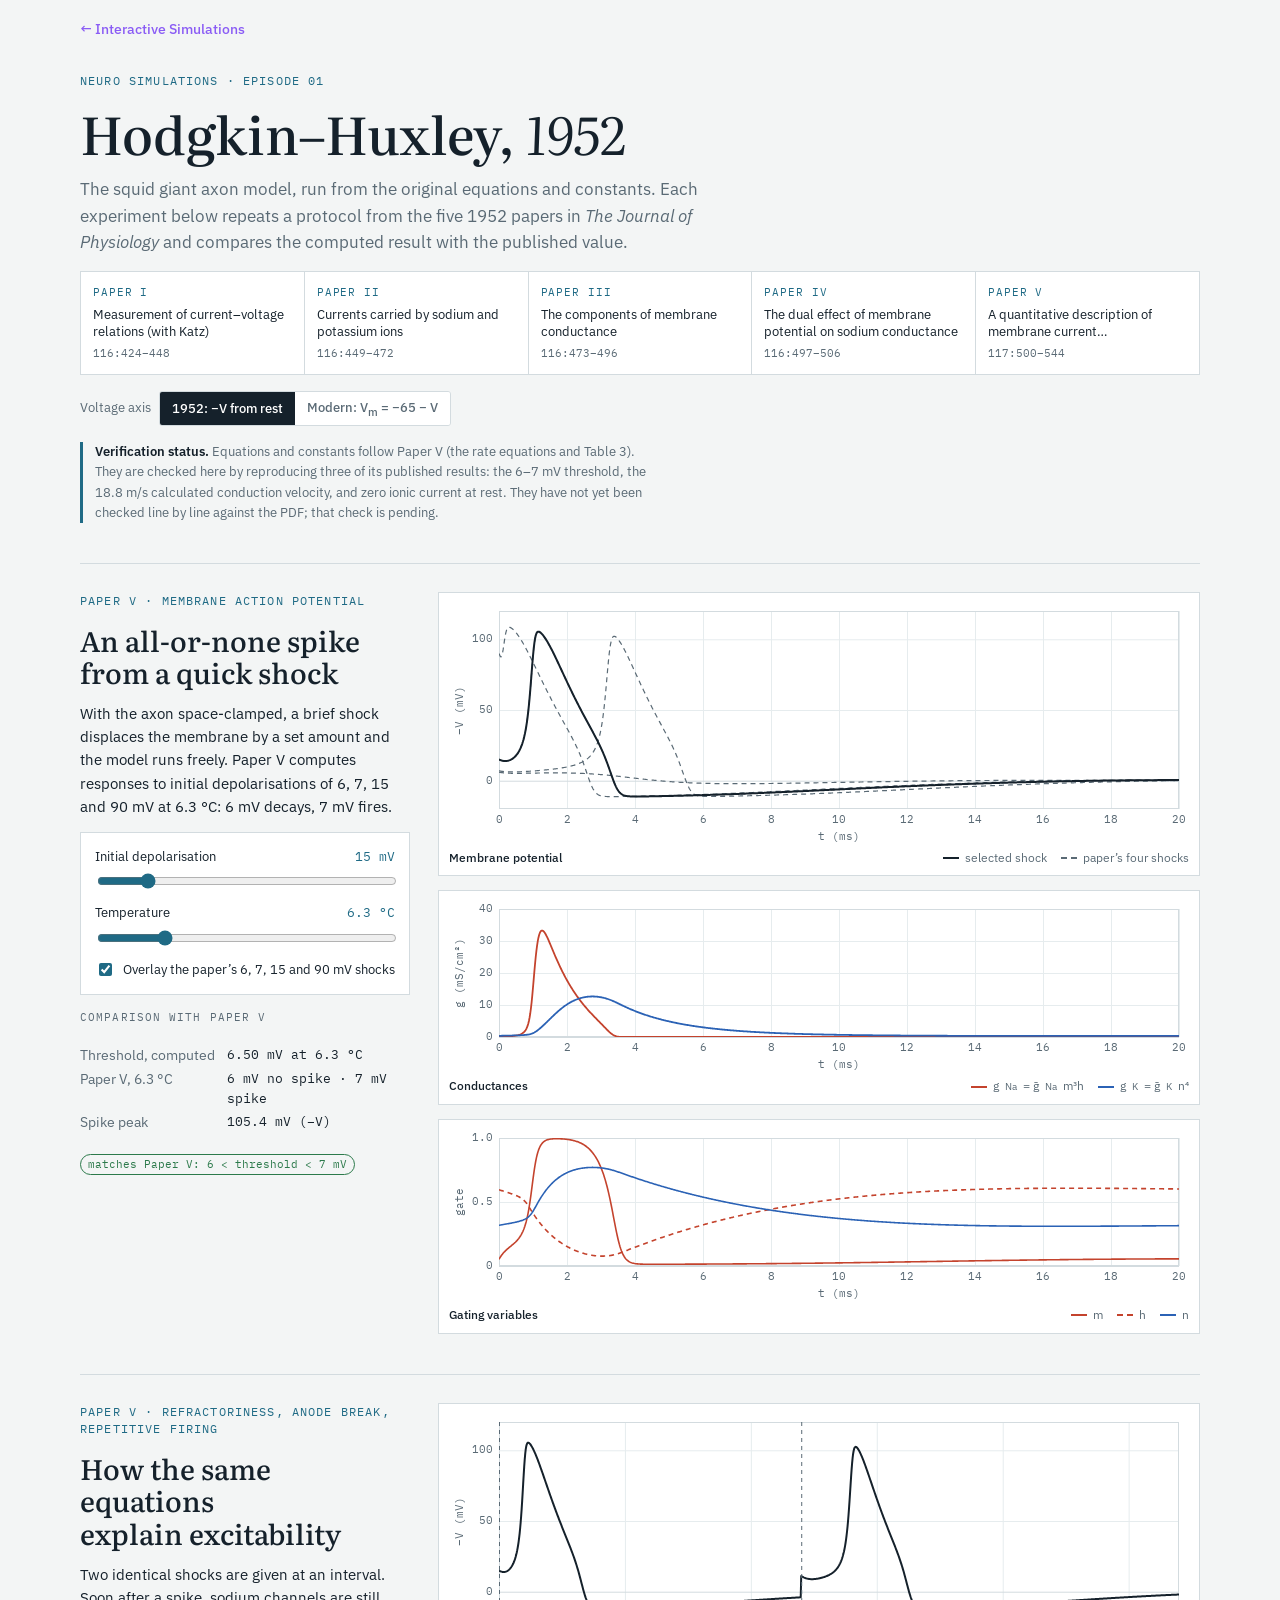
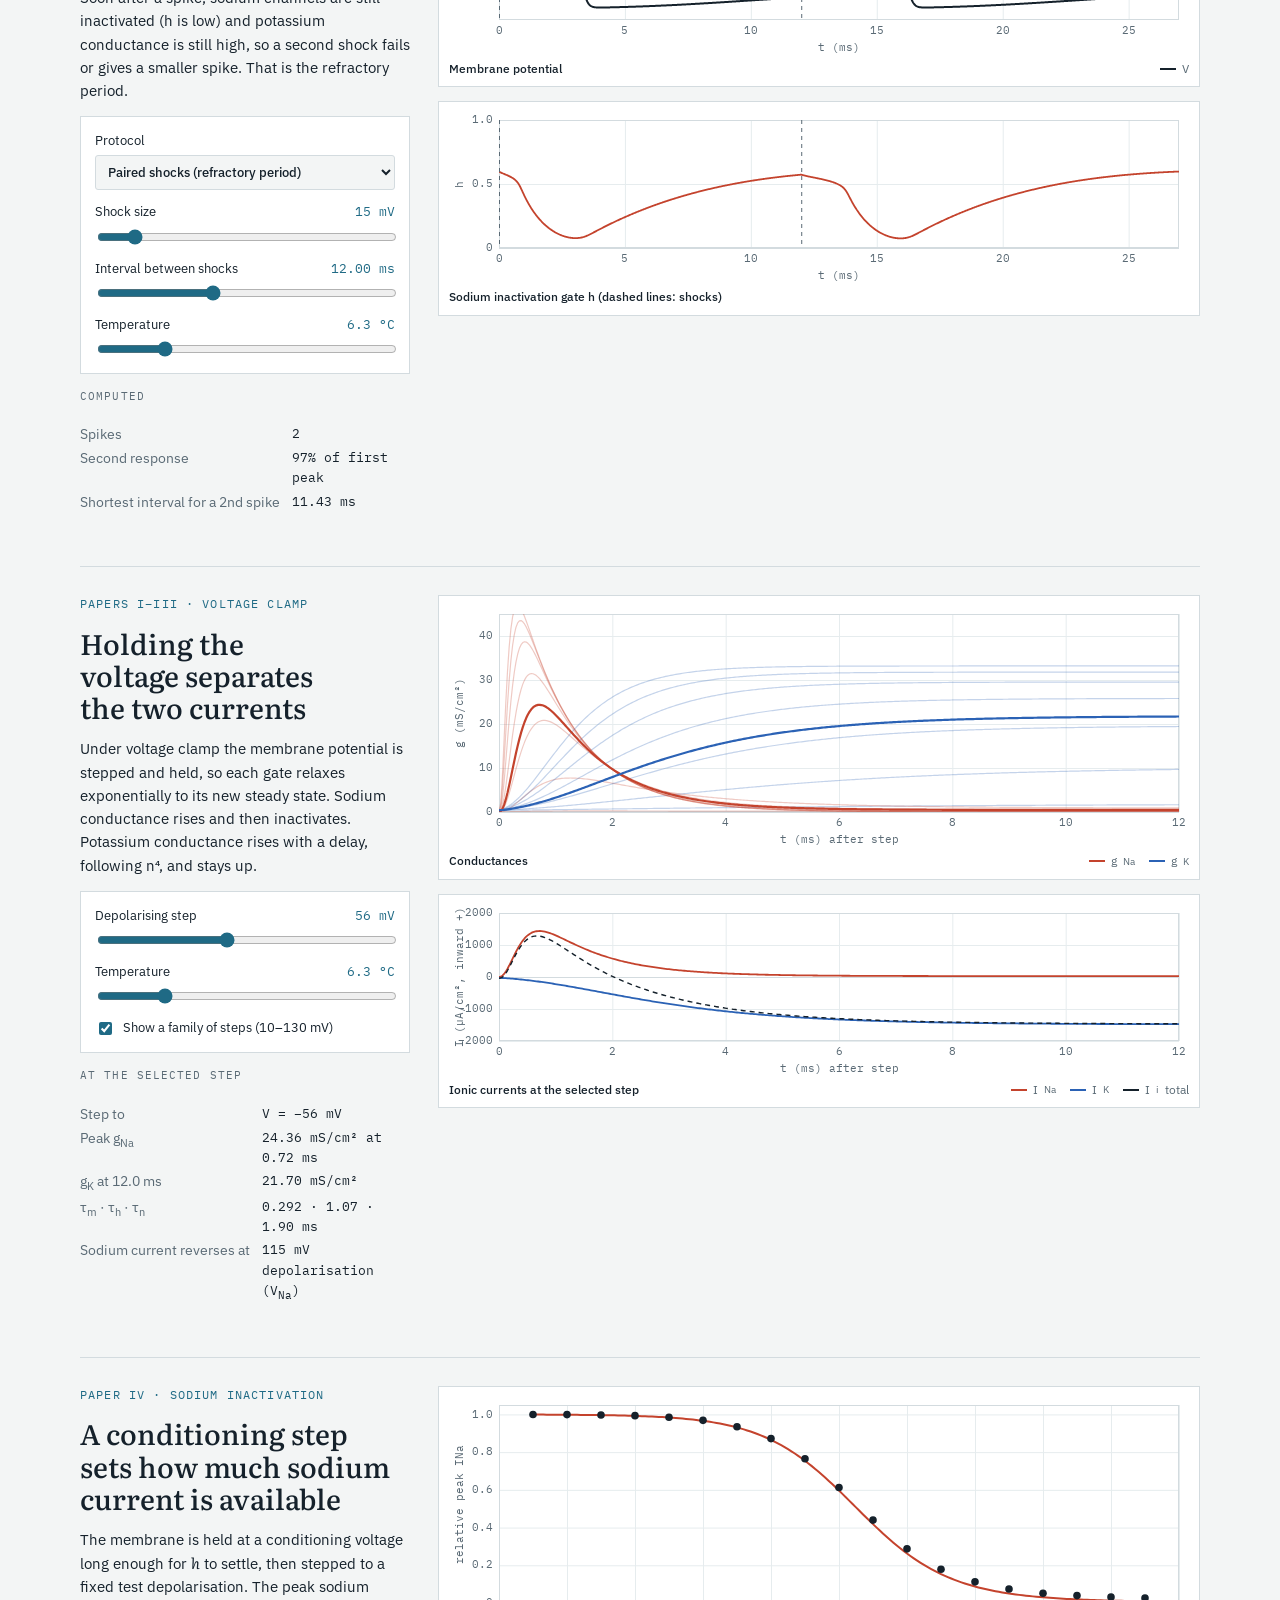
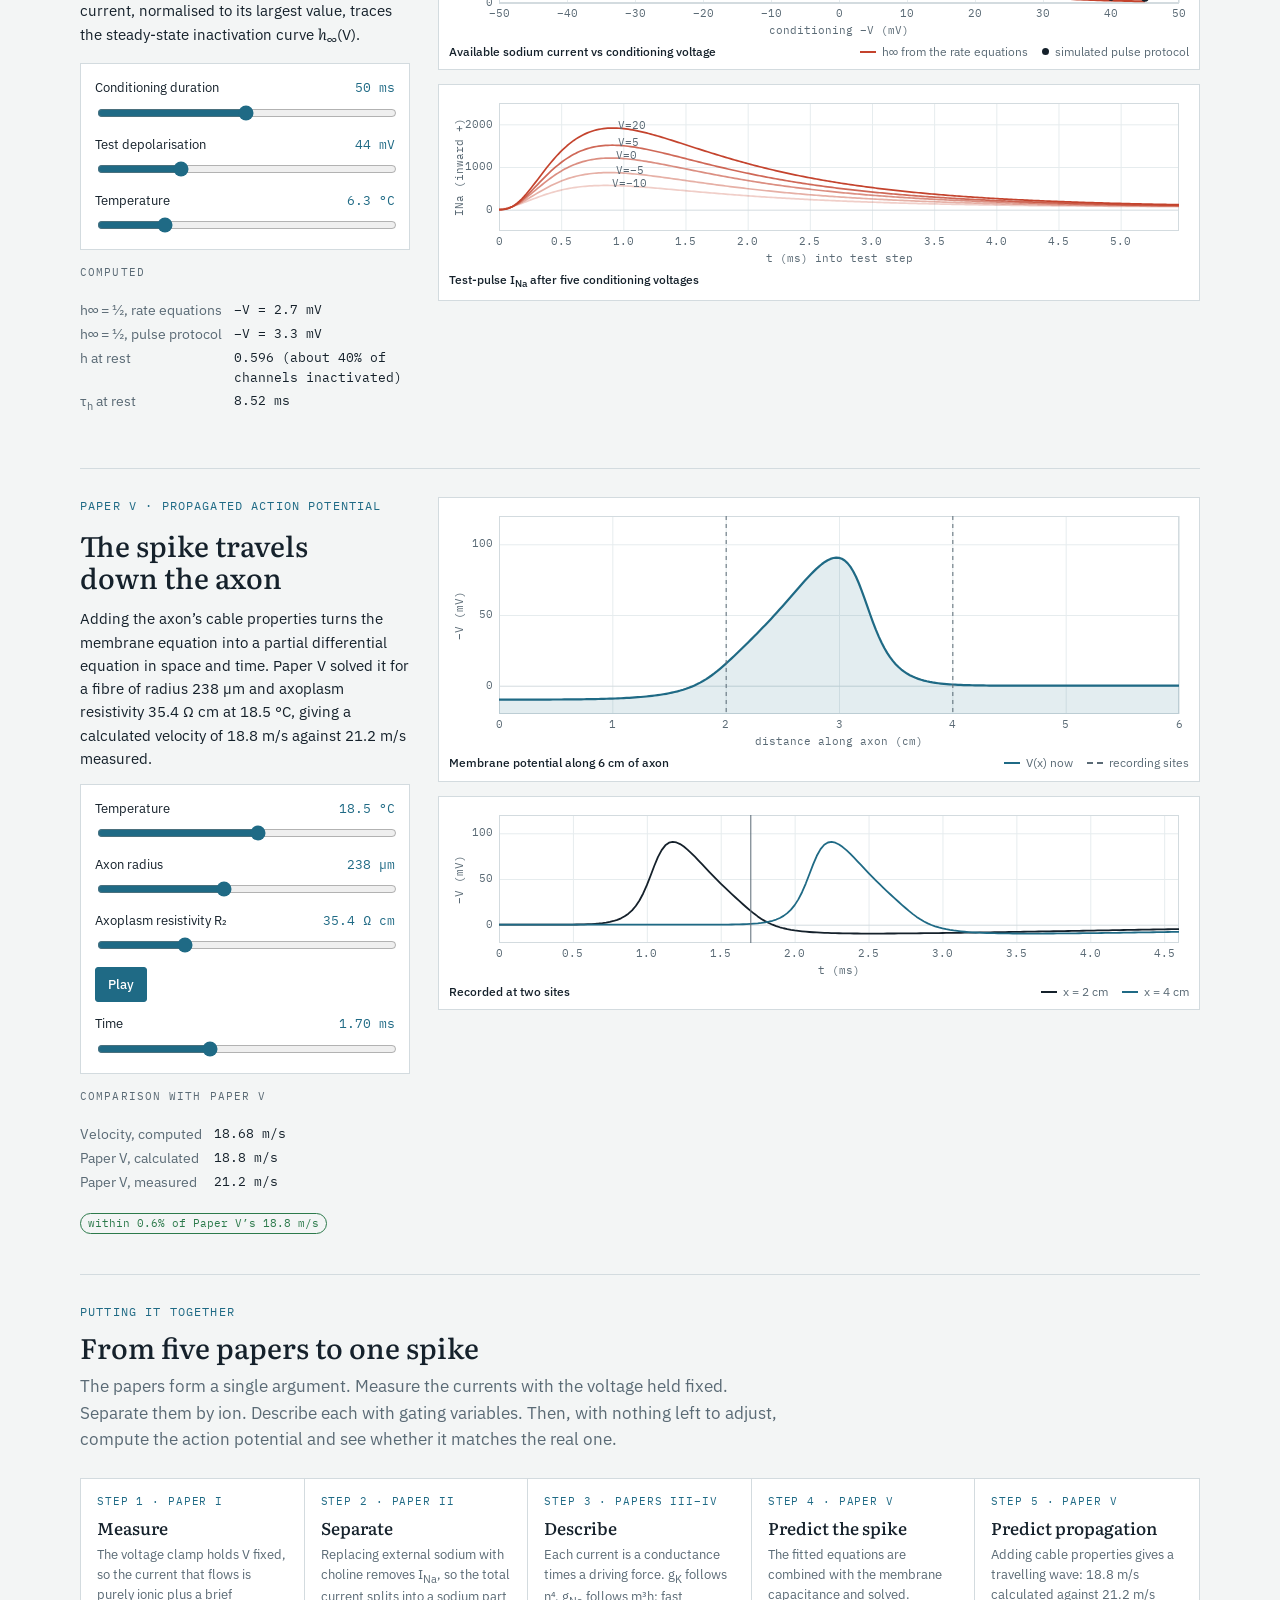
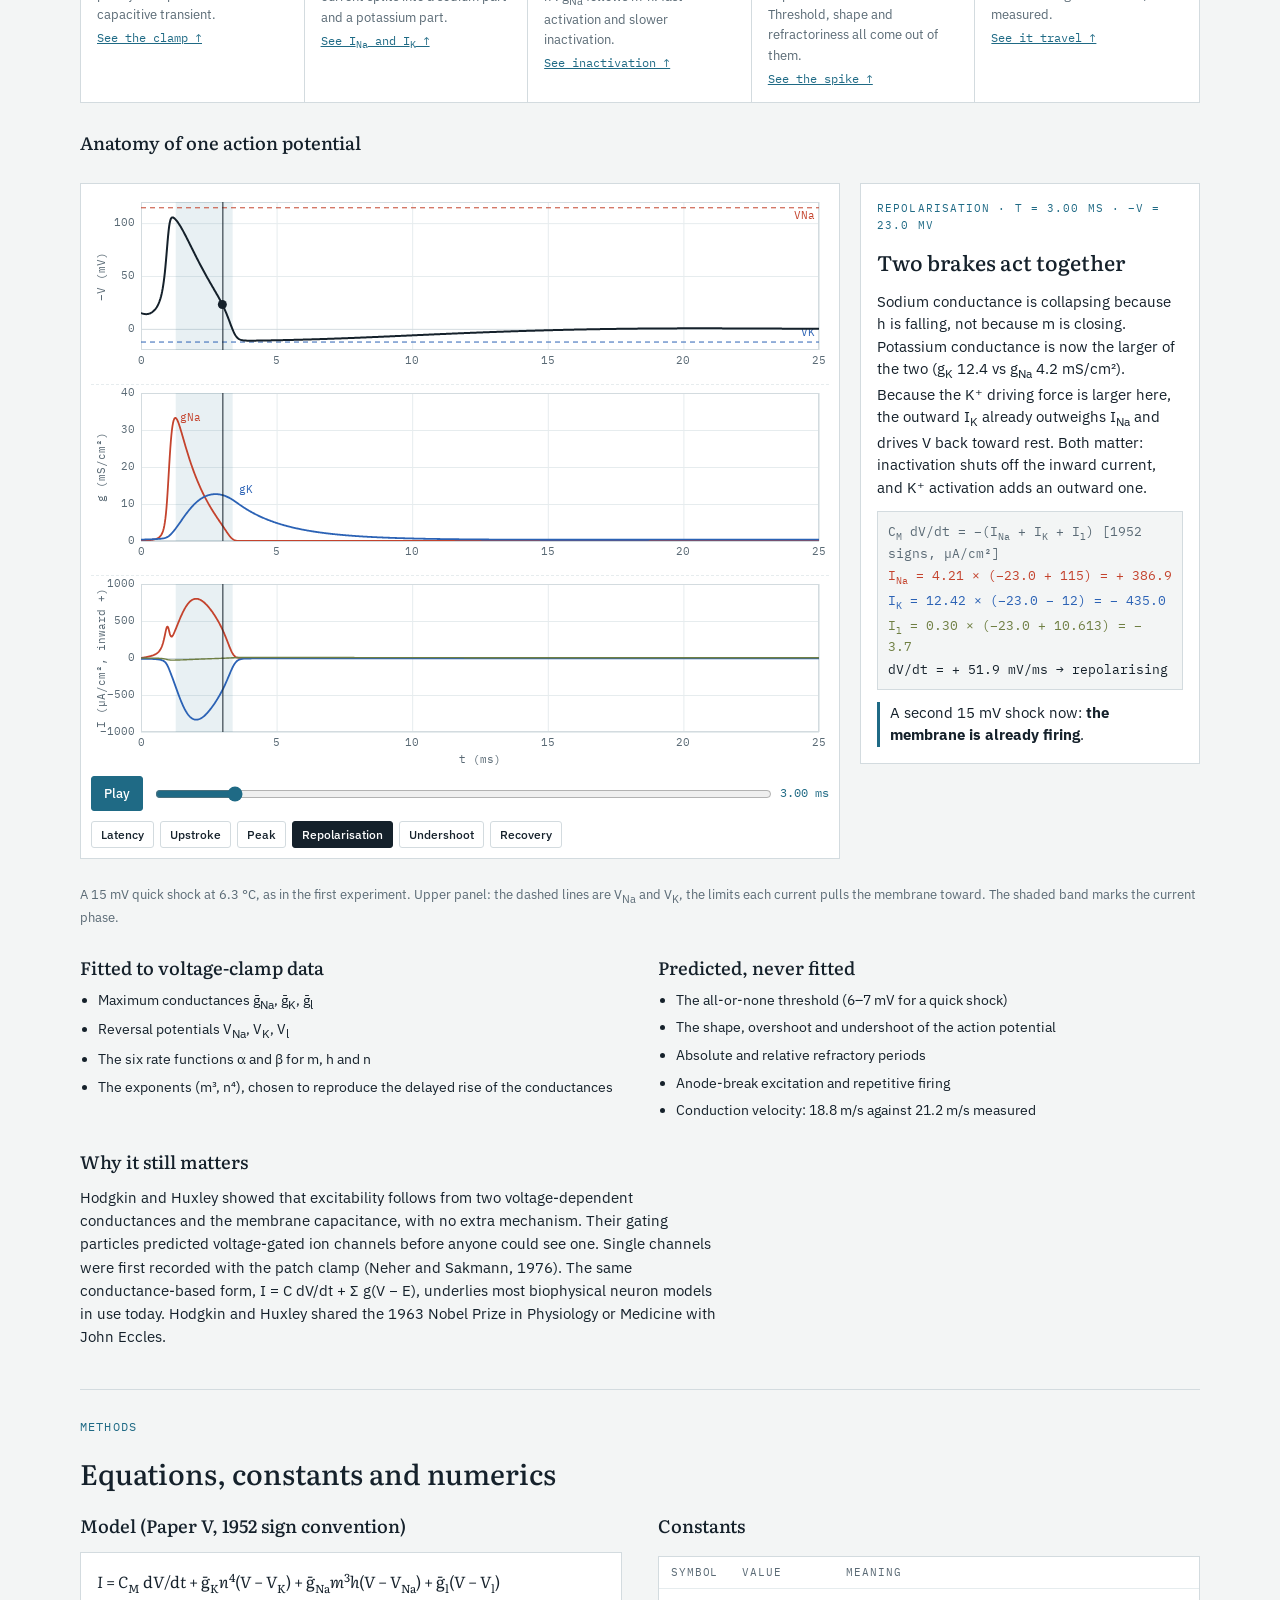
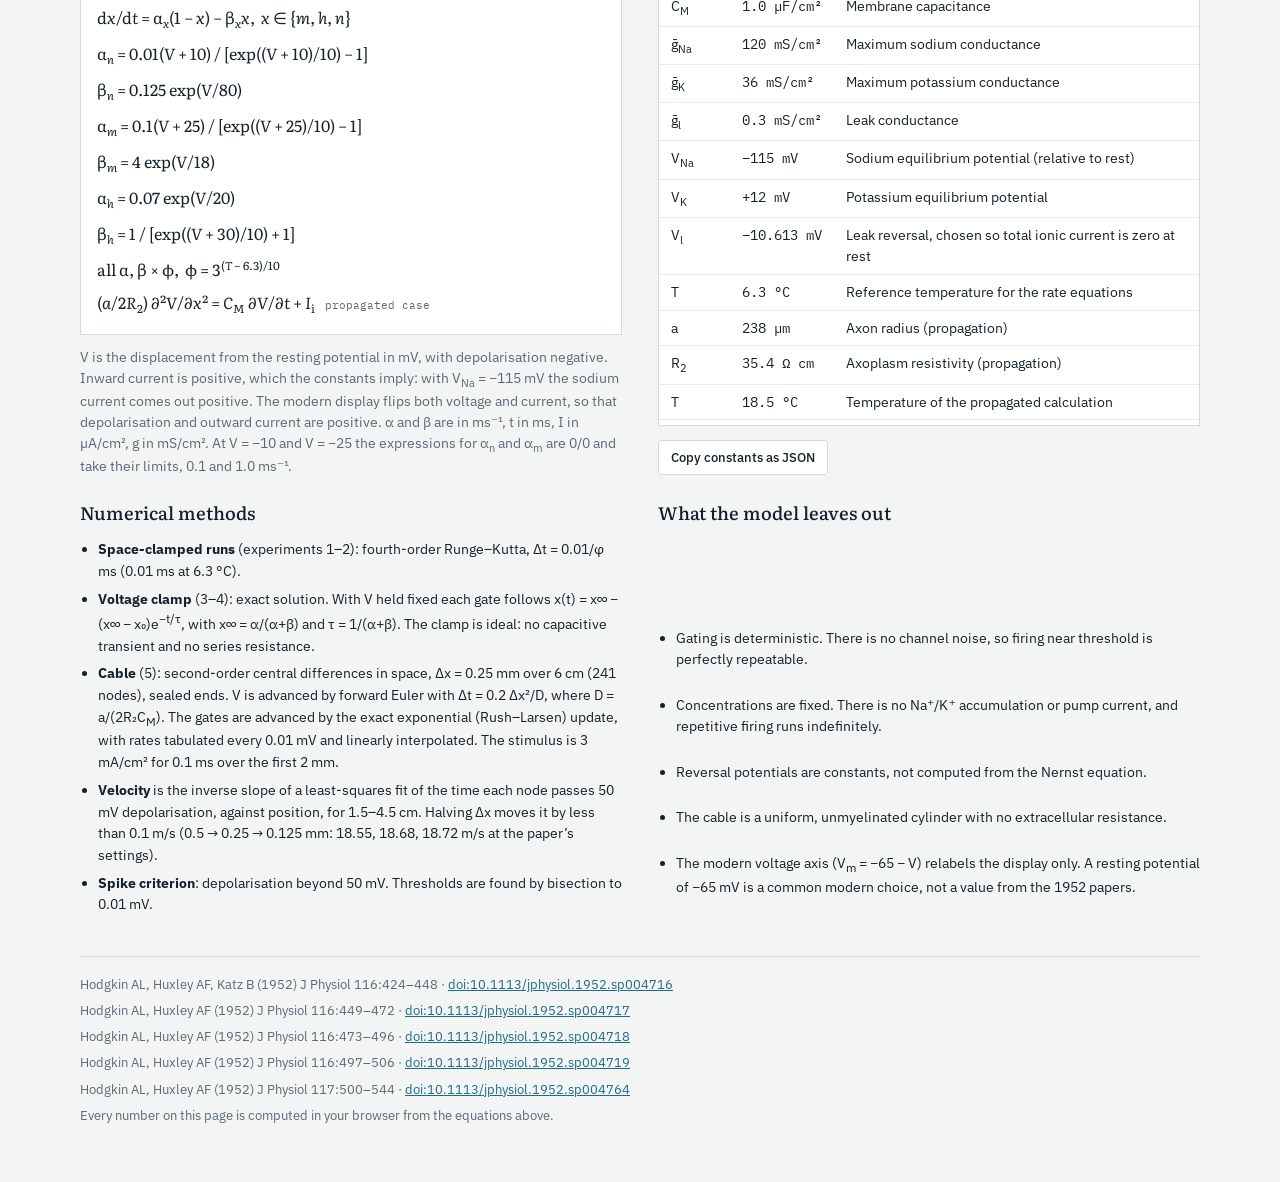
<file: static/simulations/hodgkin-huxley-1952.html>
<!doctype html>
<html lang="en">
<head>
<meta charset="utf-8">
<meta name="viewport" content="width=device-width, initial-scale=1, viewport-fit=cover">
<style>body{margin:0}[hidden]{display:none!important}</style>
</head>
<body>
<nav class="site-back" style="max-width:1120px;margin:0 auto;padding:16px max(16px,env(safe-area-inset-right,0px)) 0 max(16px,env(safe-area-inset-left,0px))"><a href="/simulations/" style="font:500 14px/1.4 'IBM Plex Sans',system-ui,sans-serif;color:#8a5cf5;text-decoration:none">&larr; Interactive Simulations</a></nav>
<title>Hodgkin–Huxley 1952</title>
<meta name="claude:viewport-fit-sides" content="cover">
<link rel="preconnect" href="https://fonts.googleapis.com">
<link rel="preconnect" href="https://fonts.gstatic.com" crossorigin>
<link rel="stylesheet" href="https://fonts.googleapis.com/css2?family=Literata:ital,opsz,wght@0,7..72,500;1,7..72,400&family=IBM+Plex+Sans:wght@400;500;600&family=IBM+Plex+Mono:wght@400;500&display=swap">
<style>
/* Layout: a methods-paper reading column; each experiment is a two-column row (text + controls | traces), closing with equations and parameters */
:root {
  --bg: #f3f5f5;
  --paper: #ffffff;
  --ink: #15212b;
  --muted: #5a6a75;
  --line: #d3dbdf;
  --grid: #e6ecee;
  --accent: #1f6a85;
  --na: #c4432d;
  --k: #2b62b5;
  --leak: #6f7f43;
  --ok: #2c7a4b;
  --display: "Literata", Georgia, "Times New Roman", serif;
  --body: "IBM Plex Sans", system-ui, -apple-system, "Segoe UI", sans-serif;
  --mono: "IBM Plex Mono", ui-monospace, "SFMono-Regular", Menlo, monospace;
}
@media (prefers-color-scheme: dark) {
  :root:not([data-theme="light"]) {
    --bg: #0e1418; --paper: #151d23; --ink: #e2e9ed; --muted: #8b9ba6; --line: #2a3640; --grid: #1f2930;
    --accent: #6cc0d6; --na: #ff7b5e; --k: #75a8ff; --leak: #b3c47d; --ok: #6fd39a; color-scheme: dark;
  }
}
:root[data-theme="dark"] {
  --bg: #0e1418; --paper: #151d23; --ink: #e2e9ed; --muted: #8b9ba6; --line: #2a3640; --grid: #1f2930;
  --accent: #6cc0d6; --na: #ff7b5e; --k: #75a8ff; --leak: #b3c47d; --ok: #6fd39a; color-scheme: dark;
}
html, body { background: var(--bg); color: var(--ink); }
body { font-family: var(--body); font-size: 15.5px; line-height: 1.55; }
.wrap {
  max-width: 1120px; margin: 0 auto;
  padding-block: 32px 56px;
  padding-left: max(16px, env(safe-area-inset-left, 0px));
  padding-right: max(16px, env(safe-area-inset-right, 0px));
  display: grid; gap: 40px;
}
h1, h2, h3 { font-family: var(--display); font-weight: 500; text-wrap: balance; margin: 0; }
h1 { font-size: clamp(32px, 5vw, 52px); line-height: 1.05; }
h1 em { font-style: italic; font-weight: 400; }
h2 { font-size: clamp(22px, 2.6vw, 28px); line-height: 1.15; }
h3 { font-size: 18px; }
p { margin: 0; }
.eyebrow { font-family: var(--mono); font-size: 11.5px; letter-spacing: .1em; text-transform: uppercase; color: var(--accent); }
.muted { color: var(--muted); }
a { color: var(--accent); }
i.v { font-family: var(--display); font-style: italic; }

/* header */
header { display: grid; gap: 16px; }
header .lede { max-width: 68ch; font-size: 17px; color: var(--muted); }
.series { list-style: none; margin: 0; padding: 0; display: grid; grid-template-columns: repeat(5, minmax(0, 1fr)); gap: 1px; background: var(--line); border: 1px solid var(--line); }
.series li { background: var(--paper); padding: 12px; display: grid; gap: 4px; align-content: start; min-width: 0; }
.series .num { font-family: var(--mono); font-size: 11px; color: var(--accent); letter-spacing: .08em; }
.series .t { font-size: 13px; line-height: 1.35; }
.series .ref { font-family: var(--mono); font-size: 11px; color: var(--muted); overflow-wrap: anywhere; }
@media (max-width: 860px) { .series { grid-template-columns: minmax(0, 1fr); } }

.bar { display: flex; flex-wrap: wrap; gap: 12px 24px; align-items: center; }
.seg { display: inline-flex; border: 1px solid var(--line); border-radius: 3px; overflow: hidden; }
.seg button { border: 0; border-radius: 0; background: var(--paper); color: var(--muted); padding: 7px 12px; }
.seg button[aria-pressed="true"] { background: var(--ink); color: var(--paper); }
.status { font-size: 13px; color: var(--muted); max-width: 70ch; border-left: 3px solid var(--accent); padding-left: 12px; }
.status b { color: var(--ink); font-weight: 600; }

/* experiments */
.exp { display: grid; grid-template-columns: 330px minmax(0, 1fr); gap: 28px; padding-top: 28px; border-top: 1px solid var(--line); }
@media (max-width: 900px) { .exp { grid-template-columns: minmax(0, 1fr); } }
.exp-text { display: grid; gap: 14px; align-content: start; min-width: 0; }
.exp-text > p { font-size: 15px; }
.controls { display: grid; gap: 12px; background: var(--paper); border: 1px solid var(--line); padding: 14px; }
.field { display: grid; gap: 4px; }
.field label { display: flex; justify-content: space-between; gap: 8px; font-size: 13px; }
.field output { font-family: var(--mono); font-size: 12.5px; color: var(--accent); font-variant-numeric: tabular-nums; white-space: nowrap; }
input[type=range] { width: 100%; accent-color: var(--accent); }
select { font: 500 13px var(--body); color: var(--ink); background: var(--bg); border: 1px solid var(--line); padding: 7px 8px; border-radius: 3px; width: 100%; }
.check { display: flex; gap: 8px; align-items: center; font-size: 13px; }
.check input { accent-color: var(--accent); }
button { font: 500 13px var(--body); color: var(--ink); background: var(--paper); border: 1px solid var(--line); padding: 8px 12px; border-radius: 3px; cursor: pointer; }
button:hover { border-color: var(--muted); }
button.primary { background: var(--accent); border-color: var(--accent); color: var(--paper); }
button:focus-visible, input:focus-visible, select:focus-visible { outline: 2px solid var(--accent); outline-offset: 2px; }
.row { display: flex; gap: 8px; flex-wrap: wrap; align-items: center; }

.result { display: grid; gap: 6px; font-size: 13.5px; }
.result h3 { font-family: var(--mono); font-size: 11px; letter-spacing: .1em; text-transform: uppercase; color: var(--muted); font-weight: 400; }
.cmp { display: grid; grid-template-columns: auto 1fr; gap: 3px 12px; font-variant-numeric: tabular-nums; }
.cmp dt { color: var(--muted); }
.cmp dd { margin: 0; font-family: var(--mono); font-size: 13px; }
.pill { display: inline-block; font-family: var(--mono); font-size: 11px; padding: 1px 7px; border-radius: 99px; border: 1px solid currentColor; }
.pill.ok { color: var(--ok); }
.pill.na { color: var(--muted); }

.exp-plots { display: grid; gap: 14px; min-width: 0; align-content: start; }
figure { margin: 0; background: var(--paper); border: 1px solid var(--line); padding: 10px 10px 8px; display: grid; gap: 6px; min-width: 0; align-content: start; }
figure canvas { display: block; width: 100%; height: 240px; }
figure canvas.short { height: 170px; }
figcaption { display: flex; flex-wrap: wrap; gap: 4px 14px; font-size: 12px; color: var(--muted); }
.key { display: inline-flex; align-items: center; gap: 6px; }
.key::before { content: ""; width: 16px; height: 0; border-top: 2px solid var(--c, var(--ink)); }
.key.dash::before { border-top-style: dashed; }
.key.dot::before { width: 7px; height: 7px; border: 0; border-radius: 50%; background: var(--c); }
.cap-title { color: var(--ink); font-weight: 500; margin-right: auto; }

/* synthesis */
.whole { display: grid; gap: 26px; padding-top: 28px; border-top: 1px solid var(--line); }
.whole > header { gap: 10px; }
.chain { list-style: none; margin: 0; padding: 0; display: grid; grid-template-columns: repeat(5, minmax(0, 1fr)); gap: 0; border: 1px solid var(--line); background: var(--paper); }
.chain li { padding: 14px 14px 14px 16px; display: grid; gap: 4px; align-content: start; border-right: 1px solid var(--line); position: relative; min-width: 0; }
.chain li:last-child { border-right: 0; }
.chain .stepn { font-family: var(--mono); font-size: 11px; color: var(--accent); letter-spacing: .08em; }
.chain b { font-family: var(--display); font-weight: 500; font-size: 17px; }
.chain p { font-size: 13px; color: var(--muted); }
.chain a { font-size: 12px; font-family: var(--mono); }
@media (max-width: 860px) { .chain { grid-template-columns: minmax(0, 1fr); } .chain li { border-right: 0; border-bottom: 1px solid var(--line); } .chain li:last-child { border-bottom: 0; } }
.anatomy { display: grid; grid-template-columns: minmax(0, 1fr) 340px; gap: 20px; align-items: start; }
@media (max-width: 900px) { .anatomy { grid-template-columns: minmax(0, 1fr); } }
.stack { display: grid; gap: 0; background: var(--paper); border: 1px solid var(--line); padding: 10px; min-width: 0; }
.stack canvas { display: block; width: 100%; height: 190px; }
.stack canvas + canvas { border-top: 1px dashed var(--grid); }
.stack .scrub { display: grid; grid-template-columns: auto minmax(0, 1fr) auto; gap: 10px; align-items: center; padding-top: 10px; }
.stack .scrub output { font-family: var(--mono); font-size: 12px; color: var(--accent); font-variant-numeric: tabular-nums; min-width: 7ch; text-align: right; }
.phases { display: flex; flex-wrap: wrap; gap: 6px; padding-top: 10px; }
.phases button { font-size: 12px; padding: 5px 9px; }
.phases button[aria-current="true"] { background: var(--ink); color: var(--paper); border-color: var(--ink); }
.narr { display: grid; gap: 12px; background: var(--paper); border: 1px solid var(--line); padding: 16px; min-width: 0; }
.narr h3 { font-size: 21px; }
.narr .when { font-family: var(--mono); font-size: 11px; letter-spacing: .1em; text-transform: uppercase; color: var(--accent); }
.narr p { font-size: 14.5px; }
.live { font-family: var(--mono); font-size: 12.5px; background: var(--bg); border: 1px solid var(--line); padding: 10px; display: grid; gap: 3px; overflow-x: auto; font-variant-numeric: tabular-nums; }
.live .lhs { color: var(--muted); }
.live .na { color: var(--na); } .live .k { color: var(--k); } .live .l { color: var(--leak); }
.verdict { font-size: 13px; border-left: 3px solid var(--accent); padding-left: 10px; }
.fitpred { display: grid; grid-template-columns: repeat(2, minmax(0, 1fr)); gap: 20px 36px; }
@media (max-width: 860px) { .fitpred { grid-template-columns: minmax(0, 1fr); } }
.fitpred ul { margin: 0; padding-left: 18px; display: grid; gap: 6px; font-size: 14px; }
.legacy { max-width: 72ch; font-size: 15px; display: grid; gap: 10px; }

/* methods */
.methods { display: grid; gap: 22px; padding-top: 28px; border-top: 1px solid var(--line); }
.mgrid { display: grid; grid-template-columns: repeat(2, minmax(0, 1fr)); gap: 22px 36px; }
@media (max-width: 860px) { .mgrid { grid-template-columns: minmax(0, 1fr); } }
.eqs { display: grid; gap: 8px; background: var(--paper); border: 1px solid var(--line); padding: 16px; overflow-x: auto; }
.eq { font-family: var(--display); font-size: 16px; white-space: nowrap; }
.eq .no { font-family: var(--mono); font-size: 11px; color: var(--muted); margin-left: 10px; }
.eq sub, .eq sup { font-size: .72em; }
.tbl-wrap { overflow-x: auto; background: var(--paper); border: 1px solid var(--line); }
table { border-collapse: collapse; width: 100%; font-size: 13.5px; }
th, td { text-align: left; padding: 7px 12px; border-bottom: 1px solid var(--grid); vertical-align: top; }
th { font-family: var(--mono); font-size: 11px; letter-spacing: .08em; text-transform: uppercase; color: var(--muted); font-weight: 400; }
td.num { font-family: var(--mono); font-variant-numeric: tabular-nums; white-space: nowrap; }
.mlist { margin: 0; padding-left: 18px; display: grid; gap: 6px; font-size: 14px; }
footer { font-size: 13px; color: var(--muted); border-top: 1px solid var(--line); padding-top: 18px; display: grid; gap: 6px; }
</style>

<div class="wrap">
  <header>
    <span class="eyebrow">Neuro simulations · Episode 01</span>
    <h1>Hodgkin–Huxley, <em>1952</em></h1>
    <p class="lede">The squid giant axon model, run from the original equations and constants. Each experiment below repeats a protocol from the five 1952 papers in <i>The Journal of Physiology</i> and compares the computed result with the published value.</p>
    <ol class="series" aria-label="The five 1952 papers">
      <li><span class="num">PAPER I</span><span class="t">Measurement of current–voltage relations (with Katz)</span><span class="ref">116:424–448</span></li>
      <li><span class="num">PAPER II</span><span class="t">Currents carried by sodium and potassium ions</span><span class="ref">116:449–472</span></li>
      <li><span class="num">PAPER III</span><span class="t">The components of membrane conductance</span><span class="ref">116:473–496</span></li>
      <li><span class="num">PAPER IV</span><span class="t">The dual effect of membrane potential on sodium conductance</span><span class="ref">116:497–506</span></li>
      <li><span class="num">PAPER V</span><span class="t">A quantitative description of membrane current…</span><span class="ref">117:500–544</span></li>
    </ol>
    <div class="bar">
      <div class="row">
        <span class="muted" id="convLabel" style="font-size:13px">Voltage axis</span>
        <div class="seg" role="group" aria-labelledby="convLabel">
          <button type="button" id="conv1952" aria-pressed="true">1952: −V from rest</button>
          <button type="button" id="convModern" aria-pressed="false">Modern: V<sub>m</sub> = −65 − V</button>
        </div>
      </div>
    </div>
    <p class="status"><b>Verification status.</b> Equations and constants follow Paper V (the rate equations and Table 3). They are checked here by reproducing three of its published results: the 6–7 mV threshold, the 18.8 m/s calculated conduction velocity, and zero ionic current at rest. They have not yet been checked line by line against the PDF; that check is pending.</p>
  </header>

  <!-- 1. Membrane action potential -->
  <section class="exp" id="ap" aria-labelledby="apTitle">
    <div class="exp-text">
      <span class="eyebrow">Paper V · membrane action potential</span>
      <h2 id="apTitle">An all-or-none spike from a quick shock</h2>
      <p>With the axon space-clamped, a brief shock displaces the membrane by a set amount and the model runs freely. Paper V computes responses to initial depolarisations of 6, 7, 15 and 90 mV at 6.3 °C: 6 mV decays, 7 mV fires.</p>
      <div class="controls">
        <div class="field"><label for="apDep">Initial depolarisation <output id="apDepOut"></output></label><input type="range" id="apDep" min="0" max="100" step="0.5" value="15"></div>
        <div class="field"><label for="apT">Temperature <output id="apTOut"></output></label><input type="range" id="apT" min="0" max="30" step="0.1" value="6.3"></div>
        <label class="check"><input type="checkbox" id="apPaper" checked> Overlay the paper’s 6, 7, 15 and 90 mV shocks</label>
      </div>
      <div class="result">
        <h3>Comparison with Paper V</h3>
        <dl class="cmp">
          <dt>Threshold, computed</dt><dd id="apThr">–</dd>
          <dt>Paper V, 6.3 °C</dt><dd>6 mV no spike · 7 mV spike</dd>
          <dt>Spike peak</dt><dd id="apPeak">–</dd>
        </dl>
        <span id="apPill"></span>
      </div>
    </div>
    <div class="exp-plots">
      <figure><canvas id="apV"></canvas><figcaption><span class="cap-title">Membrane potential</span><span class="key" style="--c:var(--ink)">selected shock</span><span class="key dash" style="--c:var(--muted)">paper’s four shocks</span></figcaption></figure>
      <figure><canvas id="apG" class="short"></canvas><figcaption><span class="cap-title">Conductances</span><span class="key" style="--c:var(--na)">g<sub>Na</sub> = ḡ<sub>Na</sub>m³h</span><span class="key" style="--c:var(--k)">g<sub>K</sub> = ḡ<sub>K</sub>n⁴</span></figcaption></figure>
      <figure><canvas id="apX" class="short"></canvas><figcaption><span class="cap-title">Gating variables</span><span class="key" style="--c:var(--na)">m</span><span class="key dash" style="--c:var(--na)">h</span><span class="key" style="--c:var(--k)">n</span></figcaption></figure>
    </div>
  </section>

  <!-- 2. Excitation protocols -->
  <section class="exp" id="exc" aria-labelledby="excTitle">
    <div class="exp-text">
      <span class="eyebrow">Paper V · refractoriness, anode break, repetitive firing</span>
      <h2 id="excTitle">How the same equations explain excitability</h2>
      <p id="excText"></p>
      <div class="controls">
        <div class="field"><label for="excProto">Protocol</label>
          <select id="excProto">
            <option value="paired">Paired shocks (refractory period)</option>
            <option value="anode">Anode break (release from hyperpolarisation)</option>
            <option value="rep">Sustained current (repetitive firing)</option>
          </select>
        </div>
        <div class="field" data-proto="paired"><label for="exShock">Shock size <output id="exShockOut"></output></label><input type="range" id="exShock" min="5" max="100" step="1" value="15"></div>
        <div class="field" data-proto="paired"><label for="exGap">Interval between shocks <output id="exGapOut"></output></label><input type="range" id="exGap" min="1" max="30" step="0.25" value="12"></div>
        <div class="field" data-proto="anode"><label for="exHyp">Hyperpolarisation before release <output id="exHypOut"></output></label><input type="range" id="exHyp" min="0" max="60" step="0.5" value="30"></div>
        <div class="field" data-proto="rep"><label for="exI">Applied current (depolarising) <output id="exIOut"></output></label><input type="range" id="exI" min="0" max="60" step="0.5" value="20"></div>
        <div class="field"><label for="exT">Temperature <output id="exTOut"></output></label><input type="range" id="exT" min="0" max="30" step="0.1" value="6.3"></div>
      </div>
      <div class="result">
        <h3>Computed</h3>
        <dl class="cmp" id="excResult"></dl>
      </div>
    </div>
    <div class="exp-plots">
      <figure><canvas id="exV"></canvas><figcaption><span class="cap-title">Membrane potential</span><span class="key" style="--c:var(--ink)">V</span></figcaption></figure>
      <figure><canvas id="exS" class="short"></canvas><figcaption><span class="cap-title" id="exSTitle">Stimulus</span></figcaption></figure>
    </div>
  </section>

  <!-- 3. Voltage clamp -->
  <section class="exp" id="vc" aria-labelledby="vcTitle">
    <div class="exp-text">
      <span class="eyebrow">Papers I–III · voltage clamp</span>
      <h2 id="vcTitle">Holding the voltage separates the two currents</h2>
      <p>Under voltage clamp the membrane potential is stepped and held, so each gate relaxes exponentially to its new steady state. Sodium conductance rises and then inactivates. Potassium conductance rises with a delay, following n⁴, and stays up.</p>
      <div class="controls">
        <div class="field"><label for="vcDep">Depolarising step <output id="vcDepOut"></output></label><input type="range" id="vcDep" min="0" max="130" step="1" value="56"></div>
        <div class="field"><label for="vcT">Temperature <output id="vcTOut"></output></label><input type="range" id="vcT" min="0" max="30" step="0.1" value="6.3"></div>
        <label class="check"><input type="checkbox" id="vcFam" checked> Show a family of steps (10–130 mV)</label>
      </div>
      <div class="result">
        <h3>At the selected step</h3>
        <dl class="cmp" id="vcResult"></dl>
      </div>
    </div>
    <div class="exp-plots">
      <figure><canvas id="vcG"></canvas><figcaption><span class="cap-title">Conductances</span><span class="key" style="--c:var(--na)">g<sub>Na</sub></span><span class="key" style="--c:var(--k)">g<sub>K</sub></span></figcaption></figure>
      <figure><canvas id="vcI" class="short"></canvas><figcaption><span class="cap-title">Ionic currents at the selected step</span><span class="key" style="--c:var(--na)">I<sub>Na</sub></span><span class="key" style="--c:var(--k)">I<sub>K</sub></span><span class="key" style="--c:var(--ink)">I<sub>i</sub> total</span></figcaption></figure>
    </div>
  </section>

  <!-- 4. Inactivation -->
  <section class="exp" id="inact" aria-labelledby="inTitle">
    <div class="exp-text">
      <span class="eyebrow">Paper IV · sodium inactivation</span>
      <h2 id="inTitle">A conditioning step sets how much sodium current is available</h2>
      <p>The membrane is held at a conditioning voltage long enough for <i class="v">h</i> to settle, then stepped to a fixed test depolarisation. The peak sodium current, normalised to its largest value, traces the steady-state inactivation curve <i class="v">h</i><sub>∞</sub>(V).</p>
      <div class="controls">
        <div class="field"><label for="inPre">Conditioning duration <output id="inPreOut"></output></label><input type="range" id="inPre" min="1" max="100" step="1" value="50"></div>
        <div class="field"><label for="inTest">Test depolarisation <output id="inTestOut"></output></label><input type="range" id="inTest" min="20" max="110" step="1" value="44"></div>
        <div class="field"><label for="inT">Temperature <output id="inTOut"></output></label><input type="range" id="inT" min="0" max="30" step="0.1" value="6.3"></div>
      </div>
      <div class="result">
        <h3>Computed</h3>
        <dl class="cmp" id="inResult"></dl>
      </div>
    </div>
    <div class="exp-plots">
      <figure><canvas id="inH"></canvas><figcaption><span class="cap-title">Available sodium current vs conditioning voltage</span><span class="key" style="--c:var(--na)">h∞ from the rate equations</span><span class="key dot" style="--c:var(--ink)">simulated pulse protocol</span></figcaption></figure>
      <figure><canvas id="inI" class="short"></canvas><figcaption><span class="cap-title">Test-pulse I<sub>Na</sub> after five conditioning voltages</span></figcaption></figure>
    </div>
  </section>

  <!-- 5. Propagation -->
  <section class="exp" id="prop" aria-labelledby="prTitle">
    <div class="exp-text">
      <span class="eyebrow">Paper V · propagated action potential</span>
      <h2 id="prTitle">The spike travels down the axon</h2>
      <p>Adding the axon’s cable properties turns the membrane equation into a partial differential equation in space and time. Paper V solved it for a fibre of radius 238 µm and axoplasm resistivity 35.4 Ω cm at 18.5 °C, giving a calculated velocity of 18.8 m/s against 21.2 m/s measured.</p>
      <div class="controls">
        <div class="field"><label for="prT">Temperature <output id="prTOut"></output></label><input type="range" id="prT" min="5" max="30" step="0.1" value="18.5"></div>
        <div class="field"><label for="prA">Axon radius <output id="prAOut"></output></label><input type="range" id="prA" min="50" max="500" step="1" value="238"></div>
        <div class="field"><label for="prR">Axoplasm resistivity R₂ <output id="prROut"></output></label><input type="range" id="prR" min="10" max="100" step="0.1" value="35.4"></div>
        <div class="row"><button type="button" class="primary" id="prPlay">Play</button><span class="muted" id="prBusy" style="font-size:12px"></span></div>
        <div class="field"><label for="prScrub">Time <output id="prScrubOut"></output></label><input type="range" id="prScrub" min="0" max="1000" step="1" value="0"></div>
      </div>
      <div class="result">
        <h3>Comparison with Paper V</h3>
        <dl class="cmp">
          <dt>Velocity, computed</dt><dd id="prVel">–</dd>
          <dt>Paper V, calculated</dt><dd>18.8 m/s</dd>
          <dt>Paper V, measured</dt><dd>21.2 m/s</dd>
        </dl>
        <span id="prPill"></span>
      </div>
    </div>
    <div class="exp-plots">
      <figure><canvas id="prX"></canvas><figcaption><span class="cap-title">Membrane potential along 6 cm of axon</span><span class="key" style="--c:var(--accent)">V(x) now</span><span class="key dash" style="--c:var(--muted)">recording sites</span></figcaption></figure>
      <figure><canvas id="prTt" class="short"></canvas><figcaption><span class="cap-title">Recorded at two sites</span><span class="key" style="--c:var(--ink)">x = 2 cm</span><span class="key" style="--c:var(--accent)">x = 4 cm</span></figcaption></figure>
    </div>
  </section>

  <!-- Synthesis -->
  <section class="whole" id="whole" aria-labelledby="wTitle">
    <header>
      <span class="eyebrow">Putting it together</span>
      <h2 id="wTitle">From five papers to one spike</h2>
      <p class="lede" style="max-width:70ch;color:var(--muted)">The papers form a single argument. Measure the currents with the voltage held fixed. Separate them by ion. Describe each with gating variables. Then, with nothing left to adjust, compute the action potential and see whether it matches the real one.</p>
    </header>
    <ol class="chain">
      <li><span class="stepn">STEP 1 · PAPER I</span><b>Measure</b><p>The voltage clamp holds V fixed, so the current that flows is purely ionic plus a brief capacitive transient.</p><a href="#vc">See the clamp ↑</a></li>
      <li><span class="stepn">STEP 2 · PAPER II</span><b>Separate</b><p>Replacing external sodium with choline removes I<sub>Na</sub>, so the total current splits into a sodium part and a potassium part.</p><a href="#vc">See I<sub>Na</sub> and I<sub>K</sub> ↑</a></li>
      <li><span class="stepn">STEP 3 · PAPERS III–IV</span><b>Describe</b><p>Each current is a conductance times a driving force. g<sub>K</sub> follows n⁴. g<sub>Na</sub> follows m³h: fast activation and slower inactivation.</p><a href="#inact">See inactivation ↑</a></li>
      <li><span class="stepn">STEP 4 · PAPER V</span><b>Predict the spike</b><p>The fitted equations are combined with the membrane capacitance and solved. Threshold, shape and refractoriness all come out of them.</p><a href="#ap">See the spike ↑</a></li>
      <li><span class="stepn">STEP 5 · PAPER V</span><b>Predict propagation</b><p>Adding cable properties gives a travelling wave: 18.8 m/s calculated against 21.2 m/s measured.</p><a href="#prop">See it travel ↑</a></li>
    </ol>

    <h3>Anatomy of one action potential</h3>
    <div class="anatomy">
      <div class="stack">
        <canvas id="wV" aria-label="Membrane potential with sodium and potassium equilibrium potentials"></canvas>
        <canvas id="wG" aria-label="Sodium and potassium conductances"></canvas>
        <canvas id="wI" aria-label="Sodium, potassium and leak currents"></canvas>
        <div class="scrub">
          <button type="button" class="primary" id="wPlay">Play</button>
          <input type="range" id="wT" min="0" max="1000" step="1" value="120" aria-label="Time cursor">
          <output id="wTOut"></output>
        </div>
        <div class="phases" id="wPhases" role="group" aria-label="Jump to phase"></div>
      </div>
      <div class="narr" aria-live="polite">
        <span class="when" id="wWhen"></span>
        <h3 id="wHead"></h3>
        <p id="wText"></p>
        <div class="live" id="wEq"></div>
        <p class="verdict" id="wTest"></p>
      </div>
    </div>
    <p class="muted" style="font-size:13px">A 15 mV quick shock at 6.3 °C, as in the first experiment. Upper panel: the dashed lines are V<sub>Na</sub> and V<sub>K</sub>, the limits each current pulls the membrane toward. The shaded band marks the current phase.</p>

    <div class="fitpred">
      <div>
        <h3 style="margin-bottom:8px">Fitted to voltage-clamp data</h3>
        <ul>
          <li>Maximum conductances ḡ<sub>Na</sub>, ḡ<sub>K</sub>, ḡ<sub>l</sub></li>
          <li>Reversal potentials V<sub>Na</sub>, V<sub>K</sub>, V<sub>l</sub></li>
          <li>The six rate functions α and β for m, h and n</li>
          <li>The exponents (m³, n⁴), chosen to reproduce the delayed rise of the conductances</li>
        </ul>
      </div>
      <div>
        <h3 style="margin-bottom:8px">Predicted, never fitted</h3>
        <ul>
          <li>The all-or-none threshold (6–7 mV for a quick shock)</li>
          <li>The shape, overshoot and undershoot of the action potential</li>
          <li>Absolute and relative refractory periods</li>
          <li>Anode-break excitation and repetitive firing</li>
          <li>Conduction velocity: 18.8 m/s against 21.2 m/s measured</li>
        </ul>
      </div>
    </div>

    <div class="legacy">
      <h3>Why it still matters</h3>
      <p>Hodgkin and Huxley showed that excitability follows from two voltage-dependent conductances and the membrane capacitance, with no extra mechanism. Their gating particles predicted voltage-gated ion channels before anyone could see one. Single channels were first recorded with the patch clamp (Neher and Sakmann, 1976). The same conductance-based form, I = C dV/dt + Σ g(V − E), underlies most biophysical neuron models in use today. Hodgkin and Huxley shared the 1963 Nobel Prize in Physiology or Medicine with John Eccles.</p>
    </div>
  </section>

  <!-- Methods -->
  <section class="methods" aria-labelledby="mTitle">
    <span class="eyebrow">Methods</span>
    <h2 id="mTitle">Equations, constants and numerics</h2>
    <div class="mgrid">
      <div style="display:grid;gap:12px;min-width:0">
        <h3>Model (Paper V, 1952 sign convention)</h3>
        <div class="eqs">
          <div class="eq"><i>I</i> = <i>C</i><sub>M</sub> d<i>V</i>/d<i>t</i> + ḡ<sub>K</sub><i>n</i><sup>4</sup>(<i>V</i> − <i>V</i><sub>K</sub>) + ḡ<sub>Na</sub><i>m</i><sup>3</sup><i>h</i>(<i>V</i> − <i>V</i><sub>Na</sub>) + ḡ<sub>l</sub>(<i>V</i> − <i>V</i><sub>l</sub>)</div>
          <div class="eq">d<i>x</i>/d<i>t</i> = α<sub><i>x</i></sub>(1 − <i>x</i>) − β<sub><i>x</i></sub><i>x</i>,&nbsp;&nbsp;<i>x</i> ∈ {<i>m</i>, <i>h</i>, <i>n</i>}</div>
          <div class="eq">α<sub><i>n</i></sub> = 0.01(<i>V</i> + 10) / [exp((<i>V</i> + 10)/10) − 1]</div>
          <div class="eq">β<sub><i>n</i></sub> = 0.125 exp(<i>V</i>/80)</div>
          <div class="eq">α<sub><i>m</i></sub> = 0.1(<i>V</i> + 25) / [exp((<i>V</i> + 25)/10) − 1]</div>
          <div class="eq">β<sub><i>m</i></sub> = 4 exp(<i>V</i>/18)</div>
          <div class="eq">α<sub><i>h</i></sub> = 0.07 exp(<i>V</i>/20)</div>
          <div class="eq">β<sub><i>h</i></sub> = 1 / [exp((<i>V</i> + 30)/10) + 1]</div>
          <div class="eq">all α, β × φ,&nbsp;&nbsp;φ = 3<sup>(<i>T</i> − 6.3)/10</sup></div>
          <div class="eq">(<i>a</i>/2<i>R</i><sub>2</sub>) ∂²<i>V</i>/∂<i>x</i>² = <i>C</i><sub>M</sub> ∂<i>V</i>/∂<i>t</i> + <i>I</i><sub>i</sub><span class="no">propagated case</span></div>
        </div>
        <p class="muted" style="font-size:13.5px">V is the displacement from the resting potential in mV, with depolarisation negative. Inward current is positive, which the constants imply: with V<sub>Na</sub> = −115 mV the sodium current comes out positive. The modern display flips both voltage and current, so that depolarisation and outward current are positive. α and β are in ms⁻¹, t in ms, I in µA/cm², g in mS/cm². At V = −10 and V = −25 the expressions for α<sub>n</sub> and α<sub>m</sub> are 0/0 and take their limits, 0.1 and 1.0 ms⁻¹.</p>
      </div>
      <div style="display:grid;gap:12px;min-width:0">
        <h3>Constants</h3>
        <div class="tbl-wrap">
          <table>
            <thead><tr><th>Symbol</th><th>Value</th><th>Meaning</th></tr></thead>
            <tbody>
              <tr><td>C<sub>M</sub></td><td class="num">1.0 µF/cm²</td><td>Membrane capacitance</td></tr>
              <tr><td>ḡ<sub>Na</sub></td><td class="num">120 mS/cm²</td><td>Maximum sodium conductance</td></tr>
              <tr><td>ḡ<sub>K</sub></td><td class="num">36 mS/cm²</td><td>Maximum potassium conductance</td></tr>
              <tr><td>ḡ<sub>l</sub></td><td class="num">0.3 mS/cm²</td><td>Leak conductance</td></tr>
              <tr><td>V<sub>Na</sub></td><td class="num">−115 mV</td><td>Sodium equilibrium potential (relative to rest)</td></tr>
              <tr><td>V<sub>K</sub></td><td class="num">+12 mV</td><td>Potassium equilibrium potential</td></tr>
              <tr><td>V<sub>l</sub></td><td class="num">−10.613 mV</td><td>Leak reversal, chosen so total ionic current is zero at rest</td></tr>
              <tr><td>T</td><td class="num">6.3 °C</td><td>Reference temperature for the rate equations</td></tr>
              <tr><td>a</td><td class="num">238 µm</td><td>Axon radius (propagation)</td></tr>
              <tr><td>R<sub>2</sub></td><td class="num">35.4 Ω cm</td><td>Axoplasm resistivity (propagation)</td></tr>
              <tr><td>T</td><td class="num">18.5 °C</td><td>Temperature of the propagated calculation</td></tr>
            </tbody>
          </table>
        </div>
        <div class="row"><button type="button" id="copyJson">Copy constants as JSON</button><span class="muted" id="copyMsg" style="font-size:12px"></span></div>
      </div>
      <div style="display:grid;gap:12px;min-width:0">
        <h3>Numerical methods</h3>
        <ul class="mlist">
          <li><b>Space-clamped runs</b> (experiments 1–2): fourth-order Runge–Kutta, Δt = 0.01/φ ms (0.01 ms at 6.3 °C).</li>
          <li><b>Voltage clamp</b> (3–4): exact solution. With V held fixed each gate follows x(t) = x∞ − (x∞ − x₀)e<sup>−t/τ</sup>, with x∞ = α/(α+β) and τ = 1/(α+β). The clamp is ideal: no capacitive transient and no series resistance.</li>
          <li><b>Cable</b> (5): second-order central differences in space, Δx = 0.25 mm over 6 cm (241 nodes), sealed ends. V is advanced by forward Euler with Δt = 0.2 Δx²/D, where D = a/(2R₂C<sub>M</sub>). The gates are advanced by the exact exponential (Rush–Larsen) update, with rates tabulated every 0.01 mV and linearly interpolated. The stimulus is 3 mA/cm² for 0.1 ms over the first 2 mm.</li>
          <li><b>Velocity</b> is the inverse slope of a least-squares fit of the time each node passes 50 mV depolarisation, against position, for 1.5–4.5 cm. Halving Δx moves it by less than 0.1 m/s (0.5 → 0.25 → 0.125 mm: 18.55, 18.68, 18.72 m/s at the paper’s settings).</li>
          <li><b>Spike criterion</b>: depolarisation beyond 50 mV. Thresholds are found by bisection to 0.01 mV.</li>
        </ul>
      </div>
      <div style="display:grid;gap:12px;min-width:0">
        <h3>What the model leaves out</h3>
        <ul class="mlist">
          <li>Gating is deterministic. There is no channel noise, so firing near threshold is perfectly repeatable.</li>
          <li>Concentrations are fixed. There is no Na⁺/K⁺ accumulation or pump current, and repetitive firing runs indefinitely.</li>
          <li>Reversal potentials are constants, not computed from the Nernst equation.</li>
          <li>The cable is a uniform, unmyelinated cylinder with no extracellular resistance.</li>
          <li>The modern voltage axis (V<sub>m</sub> = −65 − V) relabels the display only. A resting potential of −65 mV is a common modern choice, not a value from the 1952 papers.</li>
        </ul>
      </div>
    </div>
  </section>

  <footer>
    <p>Hodgkin AL, Huxley AF, Katz B (1952) J Physiol 116:424–448 · <a href="https://doi.org/10.1113/jphysiol.1952.sp004716" target="_blank" rel="noopener">doi:10.1113/jphysiol.1952.sp004716</a></p>
    <p>Hodgkin AL, Huxley AF (1952) J Physiol 116:449–472 · <a href="https://doi.org/10.1113/jphysiol.1952.sp004717" target="_blank" rel="noopener">doi:10.1113/jphysiol.1952.sp004717</a></p>
    <p>Hodgkin AL, Huxley AF (1952) J Physiol 116:473–496 · <a href="https://doi.org/10.1113/jphysiol.1952.sp004718" target="_blank" rel="noopener">doi:10.1113/jphysiol.1952.sp004718</a></p>
    <p>Hodgkin AL, Huxley AF (1952) J Physiol 116:497–506 · <a href="https://doi.org/10.1113/jphysiol.1952.sp004719" target="_blank" rel="noopener">doi:10.1113/jphysiol.1952.sp004719</a></p>
    <p>Hodgkin AL, Huxley AF (1952) J Physiol 117:500–544 · <a href="https://doi.org/10.1113/jphysiol.1952.sp004764" target="_blank" rel="noopener">doi:10.1113/jphysiol.1952.sp004764</a></p>
    <p>Every number on this page is computed in your browser from the equations above.</p>
  </footer>
</div>

<script>
(() => {
  "use strict";
  // ================= model (Paper V, 1952 convention) =================
  const P = { C: 1.0, gNa: 120, gK: 36, gL: 0.3, ENa: -115, EK: 12, EL: -10.613 };
  const phi = T => Math.pow(3, (T - 6.3) / 10);
  function rates(V, f) {
    const an = Math.abs(V + 10) < 1e-7 ? 0.1 : 0.01 * (V + 10) / (Math.exp((V + 10) / 10) - 1);
    const bn = 0.125 * Math.exp(V / 80);
    const am = Math.abs(V + 25) < 1e-7 ? 1.0 : 0.1 * (V + 25) / (Math.exp((V + 25) / 10) - 1);
    const bm = 4 * Math.exp(V / 18);
    const ah = 0.07 * Math.exp(V / 20);
    const bh = 1 / (Math.exp((V + 30) / 10) + 1);
    return [am * f, bm * f, ah * f, bh * f, an * f, bn * f];
  }
  function steady(V, f) { const [am, bm, ah, bh, an, bn] = rates(V, f); return [V, am / (am + bm), ah / (ah + bh), an / (an + bn)]; }
  function ionic(V, m, h, n) {
    const INa = P.gNa * m * m * m * h * (V - P.ENa), IK = P.gK * n * n * n * n * (V - P.EK), IL = P.gL * (V - P.EL);
    return [INa, IK, IL];
  }
  function deriv(s, I, f) {
    const [V, m, h, n] = s, [am, bm, ah, bh, an, bn] = rates(V, f), [a, b, c] = ionic(V, m, h, n);
    return [(I - a - b - c) / P.C, am * (1 - m) - bm * m, ah * (1 - h) - bh * h, an * (1 - n) - bn * n];
  }
  function rk4(s, I, f, dt) {
    const k1 = deriv(s, I, f);
    const s2 = [s[0] + dt / 2 * k1[0], s[1] + dt / 2 * k1[1], s[2] + dt / 2 * k1[2], s[3] + dt / 2 * k1[3]];
    const k2 = deriv(s2, I, f);
    const s3 = [s[0] + dt / 2 * k2[0], s[1] + dt / 2 * k2[1], s[2] + dt / 2 * k2[2], s[3] + dt / 2 * k2[3]];
    const k3 = deriv(s3, I, f);
    const s4 = [s[0] + dt * k3[0], s[1] + dt * k3[1], s[2] + dt * k3[2], s[3] + dt * k3[3]];
    const k4 = deriv(s4, I, f);
    return [0, 1, 2, 3].map(i => s[i] + dt / 6 * (k1[i] + 2 * k2[i] + 2 * k3[i] + k4[i]));
  }
  // o: {T, tmax, dep, shocks:[{t,dep}], I:(t)=>depolarising µA/cm², init:[V,m,h,n], record:bool}
  function simMembrane(o) {
    const f = phi(o.T), dt = Math.min(0.01, 0.01 / f), N = Math.round(o.tmax / dt);
    let s = o.init ? o.init.slice() : steady(0, f);
    if (o.dep) s[0] -= o.dep;
    const shocks = (o.shocks || []).slice().sort((a, b) => a.t - b.t);
    let si = 0;
    const every = Math.max(1, Math.round(0.02 / dt));
    const out = { t: [], V: [], m: [], h: [], n: [], gNa: [], gK: [], I: [], minV: 0, spikes: [] };
    let inSpike = false;
    for (let k = 0; k <= N; k++) {
      const t = k * dt;
      while (si < shocks.length && shocks[si].t <= t + 1e-9) { s[0] -= shocks[si].dep; si++; }
      const Iapp = o.I ? o.I(t) : 0;
      if (s[0] < out.minV) out.minV = s[0];
      if (!inSpike && s[0] < -50) { inSpike = true; out.spikes.push(t); }
      else if (inSpike && s[0] > -20) inSpike = false;
      if (o.record !== false && k % every === 0) {
        out.t.push(t); out.V.push(s[0]); out.m.push(s[1]); out.h.push(s[2]); out.n.push(s[3]);
        out.gNa.push(P.gNa * s[1] ** 3 * s[2]); out.gK.push(P.gK * s[3] ** 4); out.I.push(Iapp);
      }
      s = rk4(s, -Iapp, f, dt);
    }
    return out;
  }
  function bisect(lo, hi, fires, tol = 0.01) {
    if (!fires(hi)) return null;
    if (fires(lo)) return lo;
    while (hi - lo > tol) { const mid = (lo + hi) / 2; if (fires(mid)) hi = mid; else lo = mid; }
    return (lo + hi) / 2;
  }

  // ================= display convention =================
  let conv = "1952";
  const D = V => conv === "1952" ? -V : -65 - V;
  const vLabel = () => conv === "1952" ? "−V (mV)" : "Vm (mV)";
  const vRange = () => conv === "1952" ? [-20, 120] : [-85, 55];
  const DI = I => conv === "1952" ? I : -I;
  const iLabel = () => conv === "1952" ? "I (µA/cm², inward +)" : "I (µA/cm², outward +)";
  const fmt = (x, d = 1) => (x < 0 ? "−" : "") + Math.abs(x).toFixed(d);

  // ================= plotting =================
  function tok(n) { return getComputedStyle(document.documentElement).getPropertyValue(n).trim(); }
  function niceStep(r, n) { const raw = r / n, p = Math.pow(10, Math.floor(Math.log10(raw))), f = raw / p; return (f < 1.5 ? 1 : f < 3 ? 2 : f < 7 ? 5 : 10) * p; }
  function plot(cv, o) {
    const dpr = Math.min(2, window.devicePixelRatio || 1);
    const W = cv.clientWidth, H = cv.clientHeight;
    if (!W || !H) return;
    if (cv.width !== Math.round(W * dpr) || cv.height !== Math.round(H * dpr)) { cv.width = Math.round(W * dpr); cv.height = Math.round(H * dpr); }
    const g = cv.getContext("2d");
    g.setTransform(dpr, 0, 0, dpr, 0, 0);
    g.clearRect(0, 0, W, H);
    const M = { l: 50, r: 10, t: 8, b: 34 };
    const [x0, x1] = o.x, [y0, y1] = o.y;
    const X = x => M.l + (x - x0) / (x1 - x0) * (W - M.l - M.r);
    const Y = y => H - M.b - (y - y0) / (y1 - y0) * (H - M.t - M.b);
    const cGrid = tok("--grid"), cMuted = tok("--muted"), cLine = tok("--line"), mono = tok("--mono");
    g.font = `11px ${mono}`; g.lineWidth = 1;
    const xs = o.xstep || niceStep(x1 - x0, Math.max(3, Math.floor((W - M.l) / 80)));
    const ys = o.ystep || niceStep(y1 - y0, 4);
    g.textAlign = "center"; g.textBaseline = "top";
    for (let v = Math.ceil(x0 / xs) * xs; v <= x1 + 1e-9; v += xs) {
      g.strokeStyle = cGrid; g.beginPath(); g.moveTo(X(v) + .5, M.t); g.lineTo(X(v) + .5, H - M.b); g.stroke();
      g.fillStyle = cMuted; g.fillText(fmtTick(v, xs), X(v), H - M.b + 5);
    }
    g.textAlign = "right"; g.textBaseline = "middle";
    for (let v = Math.ceil(y0 / ys) * ys; v <= y1 + 1e-9; v += ys) {
      g.strokeStyle = Math.abs(v) < 1e-9 ? cLine : cGrid; g.beginPath(); g.moveTo(M.l, Y(v) + .5); g.lineTo(W - M.r, Y(v) + .5); g.stroke();
      g.fillStyle = cMuted; g.fillText(fmtTick(v, ys), M.l - 6, Y(v));
    }
    g.strokeStyle = cLine; g.strokeRect(M.l + .5, M.t + .5, W - M.l - M.r - 1, H - M.t - M.b - 1);
    g.fillStyle = cMuted; g.textAlign = "center"; g.textBaseline = "bottom";
    g.fillText(o.xlabel || "", M.l + (W - M.l - M.r) / 2, H - 1);
    g.save(); g.translate(11, M.t + (H - M.t - M.b) / 2); g.rotate(-Math.PI / 2); g.textBaseline = "middle"; g.fillText(o.ylabel || "", 0, 0); g.restore();
    g.save(); g.beginPath(); g.rect(M.l, M.t, W - M.l - M.r, H - M.t - M.b); g.clip();
    for (const b of o.bands || []) { g.fillStyle = b.color; g.globalAlpha = b.alpha ?? 0.1; g.fillRect(X(b.x0), M.t, X(b.x1) - X(b.x0), H - M.t - M.b); g.globalAlpha = 1; }
    for (const h of o.hlines || []) { g.strokeStyle = h.color; g.setLineDash([5, 4]); g.lineWidth = 1; g.beginPath(); g.moveTo(M.l, Y(h.y) + .5); g.lineTo(W - M.r, Y(h.y) + .5); g.stroke(); g.setLineDash([]); if (h.label) { g.fillStyle = h.color; g.font = `11px ${mono}`; g.textAlign = "right"; g.textBaseline = h.below ? "top" : "bottom"; g.fillText(h.label, W - M.r - 4, Y(h.y) + (h.below ? 3 : -3)); } }
    for (const s of o.series || []) {
      g.strokeStyle = s.color; g.fillStyle = s.color; g.globalAlpha = s.alpha ?? 1; g.lineWidth = s.w || 1.6;
      g.setLineDash(s.dash ? [5, 4] : []);
      if (s.points) { for (let i = 0; i < s.x.length; i++) { g.beginPath(); g.arc(X(s.x[i]), Y(s.y[i]), s.r || 3.5, 0, 7); g.fill(); } }
      else {
        g.beginPath(); g.lineJoin = "round";
        for (let i = 0; i < s.x.length; i++) { const px = X(s.x[i]), py = Y(s.y[i]); i ? g.lineTo(px, py) : g.moveTo(px, py); }
        if (s.fillTo != null) { g.lineTo(X(s.x[s.x.length - 1]), Y(s.fillTo)); g.lineTo(X(s.x[0]), Y(s.fillTo)); g.closePath(); g.globalAlpha = 0.12; g.fill(); g.globalAlpha = s.alpha ?? 1; g.beginPath(); for (let i = 0; i < s.x.length; i++) { const px = X(s.x[i]), py = Y(s.y[i]); i ? g.lineTo(px, py) : g.moveTo(px, py); } }
        g.stroke();
      }
    }
    g.setLineDash([]); g.globalAlpha = 1;
    for (const v of o.vlines || []) { g.strokeStyle = v.color || cMuted; g.setLineDash(v.dash ? [4, 4] : []); g.lineWidth = 1; g.beginPath(); g.moveTo(X(v.x) + .5, M.t); g.lineTo(X(v.x) + .5, H - M.b); g.stroke(); }
    g.setLineDash([]);
    for (const l of o.labels || []) { g.fillStyle = l.color || cMuted; g.font = `11px ${mono}`; g.textAlign = l.align || "left"; g.textBaseline = "middle"; g.fillText(l.text, X(l.x) + (l.dx || 0), Y(l.y) + (l.dy || 0)); }
    g.restore();
  }
  function fmtTick(v, step) { const d = step < 0.01 ? 3 : step < 0.1 ? 2 : step < 1 ? 1 : 0; const s = Math.abs(v) < 1e-9 ? "0" : v.toFixed(d); return s.replace("-", "−"); }

  const $ = id => document.getElementById(id);
  function bindRange(id, outFmt, cb) {
    const el = $(id), out = $(id + "Out");
    const upd = () => { out.textContent = outFmt(+el.value); };
    el.addEventListener("input", () => { upd(); cb(); });
    upd(); return el;
  }
  const fT = v => v.toFixed(1) + " °C", fmV = v => v + " mV";

  // ================= 1. membrane AP =================
  const apDep = bindRange("apDep", fmV, drawAP), apT = bindRange("apT", fT, () => { apThrCache = null; drawAP(); });
  $("apPaper").addEventListener("change", drawAP);
  let apThrCache = null;
  function drawAP() {
    const T = +apT.value, f = phi(T), tmax = Math.min(20, Math.max(4, 20 / f));
    const sel = simMembrane({ T, tmax, dep: +apDep.value });
    if (apThrCache == null || apThrCache.T !== T) apThrCache = { T, v: bisect(0, 100, d => simMembrane({ T, tmax, dep: d, record: false }).minV < -50) };
    const series = [];
    if ($("apPaper").checked) for (const d of [6, 7, 15, 90]) { const r = simMembrane({ T, tmax, dep: d }); series.push({ x: r.t, y: r.V.map(D), color: tok("--muted"), dash: true, w: 1.2 }); }
    series.push({ x: sel.t, y: sel.V.map(D), color: tok("--ink"), w: 2 });
    plot($("apV"), { x: [0, tmax], y: vRange(), xlabel: "t (ms)", ylabel: vLabel(), series });
    plot($("apG"), { x: [0, tmax], y: [0, 40], xlabel: "t (ms)", ylabel: "g (mS/cm²)", series: [
      { x: sel.t, y: sel.gNa, color: tok("--na"), w: 1.8 }, { x: sel.t, y: sel.gK, color: tok("--k"), w: 1.8 }] });
    plot($("apX"), { x: [0, tmax], y: [0, 1], ystep: 0.5, xlabel: "t (ms)", ylabel: "gate", series: [
      { x: sel.t, y: sel.m, color: tok("--na"), w: 1.6 }, { x: sel.t, y: sel.h, color: tok("--na"), dash: true, w: 1.6 }, { x: sel.t, y: sel.n, color: tok("--k"), w: 1.6 }] });
    const thr = apThrCache.v;
    $("apThr").textContent = thr == null ? "none up to 100 mV" : thr.toFixed(2) + " mV at " + T.toFixed(1) + " °C";
    $("apPeak").textContent = sel.minV < -50 ? fmt(D(sel.minV)) + " mV (" + (conv === "1952" ? "−V" : "Vm") + ")" : "no spike";
    const ok = T === 6.3 && thr != null && thr > 6 && thr < 7;
    $("apPill").innerHTML = T === 6.3 ? (ok ? '<span class="pill ok">matches Paper V: 6 &lt; threshold &lt; 7 mV</span>' : '<span class="pill na">differs from Paper V</span>') : '<span class="pill na">set 6.3 °C to compare with Paper V</span>';
  }

  // ================= 2. excitation protocols =================
  const excTexts = {
    paired: "Two identical shocks are given at an interval. Soon after a spike, sodium channels are still inactivated (h is low) and potassium conductance is still high, so a second shock fails or gives a smaller spike. That is the refractory period.",
    anode: "The membrane is held hyperpolarised until the gates reach steady state, then released. Hyperpolarisation removes sodium inactivation (h rises) and lowers potassium conductance, so on release the membrane can overshoot into a spike with no depolarising stimulus. That is anode-break excitation.",
    rep: "A constant depolarising current is applied from t = 10 ms. Above a critical current the model fires repetitively. The f–I curve shows the frequency at each current; the jump from zero to a non-zero rate is the abrupt onset typical of this model."
  };
  const exProto = $("excProto");
  const exShock = bindRange("exShock", fmV, drawExc), exGap = bindRange("exGap", v => v.toFixed(2) + " ms", drawExc);
  const exHyp = bindRange("exHyp", fmV, drawExc), exI = bindRange("exI", v => v.toFixed(1) + " µA/cm²", drawExc);
  const exT = bindRange("exT", fT, () => { fiCache = null; drawExc(); });
  exProto.addEventListener("change", drawExc);
  let fiCache = null;
  function drawExc() {
    const proto = exProto.value, T = +exT.value, f = phi(T);
    document.querySelectorAll("[data-proto]").forEach(el => { el.hidden = el.dataset.proto !== proto; });
    $("excText").textContent = excTexts[proto];
    const res = [];
    if (proto === "paired") {
      const A = +exShock.value, gap = +exGap.value, tmax = Math.max(gap + 15 / Math.max(1, f ** 0.7), 20 / f);
      const r = simMembrane({ T, tmax, shocks: [{ t: 0, dep: A }, { t: gap, dep: A }] });
      plot($("exV"), { x: [0, tmax], y: vRange(), xlabel: "t (ms)", ylabel: vLabel(), series: [{ x: r.t, y: r.V.map(D), color: tok("--ink"), w: 2 }], vlines: [{ x: 0, dash: true }, { x: gap, dash: true }] });
      plot($("exS"), { x: [0, tmax], y: [0, 1], ystep: 0.5, xlabel: "t (ms)", ylabel: "h", series: [{ x: r.t, y: r.h, color: tok("--na"), w: 1.8 }], vlines: [{ x: 0, dash: true }, { x: gap, dash: true }] });
      $("exSTitle").textContent = "Sodium inactivation gate h (dashed lines: shocks)";
      let p2 = 0; for (let i = 0; i < r.t.length; i++) if (r.t[i] > gap) p2 = Math.min(p2, r.V[i]);
      let p1 = 0; for (let i = 0; i < r.t.length; i++) if (r.t[i] <= gap) p1 = Math.min(p1, r.V[i]);
      const minGap = bisect(0.05, 40, gp => simMembrane({ T, tmax: gp + 20 / f, shocks: [{ t: 0, dep: A }, { t: gp, dep: A }], record: false }).spikes.length >= 2, 0.01);
      res.push(["Spikes", String(r.spikes.length)]);
      res.push(["Second response", r.spikes.length >= 2 ? (100 * p2 / p1).toFixed(0) + "% of first peak" : "no second spike"]);
      res.push(["Shortest interval for a 2nd spike", minGap == null ? "> 40 ms" : minGap.toFixed(2) + " ms"]);
    } else if (proto === "anode") {
      const H = +exHyp.value, tmax = Math.min(30, Math.max(6, 25 / f));
      const r = simMembrane({ T, tmax, init: steady(H, f) });
      plot($("exV"), { x: [0, tmax], y: conv === "1952" ? [-70, 120] : [-135, 55], xlabel: "t (ms) after release", ylabel: vLabel(), series: [{ x: r.t, y: r.V.map(D), color: tok("--ink"), w: 2 }] });
      plot($("exS"), { x: [0, tmax], y: [0, 1], ystep: 0.5, xlabel: "t (ms) after release", ylabel: "gate", series: [
        { x: r.t, y: r.m, color: tok("--na"), w: 1.6 }, { x: r.t, y: r.h, color: tok("--na"), dash: true, w: 1.6 }, { x: r.t, y: r.n, color: tok("--k"), w: 1.6 }] });
      $("exSTitle").textContent = "Gates m (solid red), h (dashed red), n (blue)";
      const thr = bisect(0, 80, hh => simMembrane({ T, tmax: 30, init: steady(hh, f), record: false }).spikes.length > 0);
      res.push(["Protocol", "held " + H + " mV hyperpolarised to steady state, then released"]);
      res.push(["h before release", steady(H, f)[2].toFixed(3) + " (rest " + steady(0, f)[2].toFixed(3) + ")"]);
      res.push(["Result", r.spikes.length ? "anode-break spike" : "no spike"]);
      res.push(["Smallest hyperpolarisation that fires", thr == null ? "none up to 80 mV" : thr.toFixed(2) + " mV"]);
    } else {
      const Iv = +exI.value, tmax = 150, on = 10;
      const r = simMembrane({ T, tmax, I: t => t >= on ? Iv : 0 });
      plot($("exV"), { x: [0, tmax], y: vRange(), xlabel: "t (ms)", ylabel: vLabel(), series: [{ x: r.t, y: r.V.map(D), color: tok("--ink"), w: 1.6 }], vlines: [{ x: on, dash: true }] });
      if (!fiCache || fiCache.T !== T) {
        const xs = [], ys = [];
        for (let I = 0; I <= 60; I += 2) { const q = simMembrane({ T, tmax: 300, I: t => t >= on ? I : 0, record: false }); xs.push(I); ys.push(rate(q.spikes)); }
        fiCache = { T, xs, ys };
      }
      const fr = rate(r.spikes);
      const ymax = Math.max(20, Math.ceil(Math.max(...fiCache.ys) / 20) * 20 + 10);
      plot($("exS"), { x: [0, 60], y: [0, ymax], xlabel: "applied current (µA/cm²)", ylabel: "rate (Hz)", series: [
        { x: fiCache.xs, y: fiCache.ys, color: tok("--accent"), w: 1.8 }, { x: [Iv], y: [fr], color: tok("--ink"), points: true, r: 4.5 }] });
      $("exSTitle").textContent = "f–I curve (rate over the last 200 ms of a 300 ms step)";
      let rheo = null; for (let i = 0; i < fiCache.xs.length; i++) if (fiCache.ys[i] > 0) { rheo = fiCache.xs[i]; break; }
      res.push(["Spikes in 140 ms", String(r.spikes.filter(t => t >= on).length)]);
      res.push(["Steady rate", fr > 0 ? fr.toFixed(1) + " Hz" : "no repetitive firing"]);
      res.push(["Lowest current with sustained firing", rheo == null ? "> 60 µA/cm²" : "≈ " + rheo + " µA/cm² (2 µA/cm² grid)"]);
    }
    $("excResult").innerHTML = res.map(([a, b]) => `<dt>${a}</dt><dd>${b}</dd>`).join("");
  }
  function rate(spk) { const late = spk.filter(t => t >= 100); if (late.length < 2) return 0; return 1000 * (late.length - 1) / (late[late.length - 1] - late[0]); }

  // ================= 3. voltage clamp =================
  function clampTrace(dep, T, tmax, n = 400) {
    const f = phi(T), [, m0, h0, n0] = steady(0, f), V = -dep, [am, bm, ah, bh, an, bn] = rates(V, f);
    const mi = am / (am + bm), tm = 1 / (am + bm), hi = ah / (ah + bh), th = 1 / (ah + bh), ni = an / (an + bn), tn = 1 / (an + bn);
    const o = { t: [], gNa: [], gK: [], INa: [], IK: [], Ii: [] };
    for (let i = 0; i <= n; i++) {
      const t = i / n * tmax;
      const m = mi - (mi - m0) * Math.exp(-t / tm), h = hi - (hi - h0) * Math.exp(-t / th), nn = ni - (ni - n0) * Math.exp(-t / tn);
      const gNa = P.gNa * m ** 3 * h, gK = P.gK * nn ** 4;
      o.t.push(t); o.gNa.push(gNa); o.gK.push(gK);
      o.INa.push(gNa * (V - P.ENa)); o.IK.push(gK * (V - P.EK)); o.Ii.push(gNa * (V - P.ENa) + gK * (V - P.EK) + P.gL * (V - P.EL));
    }
    return o;
  }
  const vcDep = bindRange("vcDep", fmV, drawVC), vcT = bindRange("vcT", fT, drawVC);
  $("vcFam").addEventListener("change", drawVC);
  function drawVC() {
    const dep = +vcDep.value, T = +vcT.value, f = phi(T), tmax = Math.min(12, Math.max(3, 12 / f));
    const series = [];
    if ($("vcFam").checked) for (let d = 10; d <= 130; d += 20) { const r = clampTrace(d, T, tmax); series.push({ x: r.t, y: r.gNa, color: tok("--na"), alpha: 0.28, w: 1.2 }, { x: r.t, y: r.gK, color: tok("--k"), alpha: 0.28, w: 1.2 }); }
    const r = clampTrace(dep, T, tmax);
    series.push({ x: r.t, y: r.gNa, color: tok("--na"), w: 2.2 }, { x: r.t, y: r.gK, color: tok("--k"), w: 2.2 });
    plot($("vcG"), { x: [0, tmax], y: [0, 45], xlabel: "t (ms) after step", ylabel: "g (mS/cm²)", series });
    const dNa = r.INa.map(DI), dK = r.IK.map(DI), dI = r.Ii.map(DI);
    const all = dNa.concat(dK, dI), lo = Math.min(-100, ...all), hi = Math.max(100, ...all);
    const s = niceStep(hi - lo, 4);
    plot($("vcI"), { x: [0, tmax], y: [Math.floor(lo / s) * s, Math.ceil(hi / s) * s], xlabel: "t (ms) after step", ylabel: iLabel(), series: [
      { x: r.t, y: dNa, color: tok("--na"), w: 1.8 }, { x: r.t, y: dK, color: tok("--k"), w: 1.8 }, { x: r.t, y: dI, color: tok("--ink"), w: 1.4, dash: true }] });
    let pk = 0, tpk = 0; r.gNa.forEach((g, i) => { if (g > pk) { pk = g; tpk = r.t[i]; } });
    const [am, bm, ah, bh, an, bn] = rates(-dep, f);
    $("vcResult").innerHTML = [
      ["Step to", (conv === "1952" ? "V = " + fmt(-dep, 0) + " mV" : "Vm = " + fmt(-65 + dep, 0) + " mV")],
      ["Peak g<sub>Na</sub>", pk.toFixed(2) + " mS/cm² at " + tpk.toFixed(2) + " ms"],
      ["g<sub>K</sub> at " + tmax.toFixed(1) + " ms", r.gK[r.gK.length - 1].toFixed(2) + " mS/cm²"],
      ["τ<sub>m</sub> · τ<sub>h</sub> · τ<sub>n</sub>", (1 / (am + bm)).toFixed(3) + " · " + (1 / (ah + bh)).toFixed(2) + " · " + (1 / (an + bn)).toFixed(2) + " ms"],
      ["Sodium current reverses at", conv === "1952" ? "115 mV depolarisation (V<sub>Na</sub>)" : "Vm = +50 mV (V<sub>Na</sub>)"]
    ].map(([a, b]) => `<dt>${a}</dt><dd>${b}</dd>`).join("");
  }

  // ================= 4. inactivation =================
  const inPre = bindRange("inPre", v => v + " ms", drawIn), inTest = bindRange("inTest", fmV, drawIn), inT = bindRange("inT", fT, drawIn);
  function testPeak(Vp, pre, testDep, f) {
    const [, m0, h0, n0] = steady(0, f);
    let [am, bm, ah, bh] = rates(Vp, f);
    let mi = am / (am + bm), hi = ah / (ah + bh);
    const m1 = mi - (mi - m0) * Math.exp(-pre * (am + bm)), h1 = hi - (hi - h0) * Math.exp(-pre * (ah + bh));
    const Vt = -testDep;[am, bm, ah, bh] = rates(Vt, f);
    mi = am / (am + bm); hi = ah / (ah + bh);
    const tm = 1 / (am + bm), th = 1 / (ah + bh), tmax = 6 * Math.max(tm, 0.5) + 2 * th;
    const tr = { t: [], I: [] }; let pk = 0;
    for (let i = 0; i <= 300; i++) {
      const t = i / 300 * tmax, m = mi - (mi - m1) * Math.exp(-t / tm), h = hi - (hi - h1) * Math.exp(-t / th);
      const I = P.gNa * m ** 3 * h * (Vt - P.ENa); tr.t.push(t); tr.I.push(I); if (Math.abs(I) > Math.abs(pk)) pk = I;
    }
    return { pk, tr };
  }
  function drawIn() {
    const pre = +inPre.value, testDep = +inTest.value, T = +inT.value, f = phi(T);
    const cx = [], cy = [];
    for (let V = 45; V >= -45; V -= 0.5) { const [, , h] = steady(V, f); cx.push(D(V)); cy.push(h); }
    const px = [], pv = [];
    for (let V = 45; V >= -45; V -= 5) { px.push(V); pv.push(testPeak(V, pre, testDep, f).pk); }
    const ref = pv.reduce((a, b) => Math.abs(b) > Math.abs(a) ? b : a, 0), py = pv.map(v => v / ref);
    const xr = conv === "1952" ? [-50, 50] : [-115, -15];
    plot($("inH"), { x: xr, y: [0, 1.05], ystep: 0.2, xlabel: (conv === "1952" ? "conditioning −V (mV)" : "conditioning Vm (mV)"), ylabel: "relative peak INa", series: [
      { x: cx, y: cy, color: tok("--na"), w: 2 }, { x: px.map(D), y: py, color: tok("--ink"), points: true, r: 3.8 }] });
    const fam = [20, 5, 0, -5, -10], series = [];
    const shades = [1, 0.8, 0.6, 0.42, 0.26];
    let tmx = 0, big = 0;
    const trs = fam.map(V => { const tr = testPeak(V, pre, testDep, f).tr; return { t: tr.t, I: tr.I.map(DI) }; });
    trs.forEach((tr, i) => { tmx = Math.max(tmx, tr.t[tr.t.length - 1]); for (const v of tr.I) if (Math.abs(v) > Math.abs(big)) big = v; series.push({ x: tr.t, y: tr.I, color: tok("--na"), alpha: shades[i], w: 1.7 }); });
    const sg = big >= 0 ? 1 : -1;
    const labels = fam.map((V, i) => { let pk = 0, pt = 0; trs[i].I.forEach((v, j) => { if (Math.abs(v) > Math.abs(pk)) { pk = v; pt = trs[i].t[j]; } }); return { x: pt, y: pk, text: (conv === "1952" ? "V=" + fmt(V, 0) : "Vm=" + fmt(-65 - V, 0)), dx: 6, dy: sg * -2, color: tok("--muted") }; });
    const s = niceStep(Math.abs(big), 4);
    const yr = sg > 0 ? [-s, Math.ceil(big / s) * s + s] : [Math.floor(big / s) * s - s, s];
    plot($("inI"), { x: [0, tmx], y: yr, xlabel: "t (ms) into test step", ylabel: conv === "1952" ? "INa (inward +)" : "INa (outward +)", series, labels });
    const half = (xs, ys) => { for (let i = 1; i < ys.length; i++) if ((ys[i - 1] - 0.5) * (ys[i] - 0.5) <= 0) { const t = (0.5 - ys[i - 1]) / (ys[i] - ys[i - 1]); return xs[i - 1] + t * (xs[i] - xs[i - 1]); } return null; };
    const hAn = half(cx, cy), hSim = half(px.map(D), py), [, , hr] = steady(0, f);
    $("inResult").innerHTML = [
      ["h∞ = ½, rate equations", hAn == null ? "–" : (conv === "1952" ? "−V = " : "Vm = ") + fmt(hAn) + " mV"],
      ["h∞ = ½, pulse protocol", hSim == null ? "–" : (conv === "1952" ? "−V = " : "Vm = ") + fmt(hSim) + " mV"],
      ["h at rest", hr.toFixed(3) + " (about 40% of channels inactivated)"],
      ["τ<sub>h</sub> at rest", (1 / (rates(0, f)[2] + rates(0, f)[3])).toFixed(2) + " ms"]
    ].map(([a, b]) => `<dt>${a}</dt><dd>${b}</dd>`).join("");
  }

  // ================= 5. propagation =================
  const prT = bindRange("prT", fT, schedProp), prA = bindRange("prA", v => v + " µm", schedProp), prR = bindRange("prR", v => v.toFixed(1) + " Ω cm", schedProp);
  const prScrub = $("prScrub"), prPlay = $("prPlay");
  let PR = null, prInit = false, prTimer = null, playing = false, playStart = 0, playFrom = 0;
  function schedProp() { $("prBusy").textContent = "computing…"; clearTimeout(prTimer); prTimer = setTimeout(() => { runProp(); $("prBusy").textContent = ""; }, 60); }
  function runProp() {
    const T = +prT.value, f = phi(T), a = +prA.value * 1e-4, R2 = +prR.value;
    const K = 1000 * a / (2 * R2);           // µA/cm² per mV/cm²  (D = K / C_M, cm²/ms)
    const dx = 0.025, Lc = 6, N = Math.round(Lc / dx) + 1;
    const dt = Math.min(0.2 * dx * dx / K * P.C, 0.01 / f);
    // tabulate gate updates every 0.01 mV
    const VMIN = -150, VMAX = 100, RES = 0.01, NT = Math.round((VMAX - VMIN) / RES) + 1;
    const tab = new Float64Array(NT * 6);
    for (let i = 0; i < NT; i++) {
      const V = VMIN + i * RES, [am, bm, ah, bh, an, bn] = rates(V, f);
      const sm = am + bm, sh = ah + bh, sn = an + bn;
      tab[i * 6] = am / sm; tab[i * 6 + 1] = Math.exp(-dt * sm);
      tab[i * 6 + 2] = ah / sh; tab[i * 6 + 3] = Math.exp(-dt * sh);
      tab[i * 6 + 4] = an / sn; tab[i * 6 + 5] = Math.exp(-dt * sn);
    }
    const r0 = steady(0, f);
    const V = new Float64Array(N), Vn = new Float64Array(N), m = new Float64Array(N).fill(r0[1]), h = new Float64Array(N).fill(r0[2]), n = new Float64Array(N).fill(r0[3]);
    const cross = new Float64Array(N).fill(NaN);
    const snapEvery = 0.025, snaps = [], tr1 = { t: [], V: [] }, tr2 = { t: [], V: [] };
    const i1 = Math.round(2 / dx), i2 = Math.round(4 / dx), stimN = Math.round(0.2 / dx);
    const inv = 1 / (dx * dx);
    let t = 0, nextSnap = 0, tEnd = 40;
    while (t < tEnd) {
      for (let i = 0; i < N; i++) {
        const l = V[i > 0 ? i - 1 : 1], r = V[i < N - 1 ? i + 1 : N - 2];
        const v = V[i], m3 = m[i] * m[i] * m[i], n4 = n[i] * n[i] * n[i] * n[i];
        const Ii = P.gNa * m3 * h[i] * (v - P.ENa) + P.gK * n4 * (v - P.EK) + P.gL * (v - P.EL);
        const Is = (t < 0.1 && i < stimN) ? -3000 : 0;
        Vn[i] = v + dt * (K * (l - 2 * v + r) * inv - Ii + Is) / P.C;
      }
      for (let i = 0; i < N; i++) {
        const v = V[i];
        let x = (v - VMIN) / RES; if (x < 0) x = 0; if (x > NT - 1.001) x = NT - 1.001;
        const k = x | 0, w = x - k, A = k * 6, B = A + 6;
        const mi = tab[A] + w * (tab[B] - tab[A]), me = tab[A + 1] + w * (tab[B + 1] - tab[A + 1]);
        const hi = tab[A + 2] + w * (tab[B + 2] - tab[A + 2]), he = tab[A + 3] + w * (tab[B + 3] - tab[A + 3]);
        const ni = tab[A + 4] + w * (tab[B + 4] - tab[A + 4]), ne = tab[A + 5] + w * (tab[B + 5] - tab[A + 5]);
        m[i] = mi + (m[i] - mi) * me; h[i] = hi + (h[i] - hi) * he; n[i] = ni + (n[i] - ni) * ne;
        V[i] = Vn[i];
        if (isNaN(cross[i]) && V[i] < -50) cross[i] = t + dt;
      }
      t += dt;
      if (t >= nextSnap) { snaps.push({ t, V: Float32Array.from(V) }); tr1.t.push(t); tr1.V.push(V[i1]); tr2.t.push(t); tr2.V.push(V[i2]); nextSnap += snapEvery; }
      if (!isNaN(cross[N - 1]) && tEnd === 40) tEnd = t + 3 / Math.max(1, f ** 0.5);
    }
    // velocity: least squares of crossing time vs x over 1.5–4.5 cm
    let sx = 0, sy = 0, sxx = 0, sxy = 0, c = 0;
    for (let i = Math.round(1.5 / dx); i <= Math.round(4.5 / dx); i++) if (!isNaN(cross[i])) { const x = i * dx, y = cross[i]; sx += x; sy += y; sxx += x * x; sxy += x * y; c++; }
    const slope = c > 5 ? (c * sxy - sx * sy) / (c * sxx - sx * sx) : NaN;   // ms per cm
    const vel = slope > 0 ? 10 / slope : NaN;                                   // m/s
    PR = { snaps, tr1, tr2, vel, dx, N, tEnd: snaps[snaps.length - 1].t, T, a: +prA.value, R2 };
    $("prVel").textContent = isNaN(vel) ? "no propagation" : vel.toFixed(2) + " m/s";
    const atPaper = Math.abs(T - 18.5) < 1e-6 && +prA.value === 238 && Math.abs(R2 - 35.4) < 1e-6;
    $("prPill").innerHTML = atPaper ? (Math.abs(vel - 18.8) < 0.3 ? `<span class="pill ok">within ${(Math.abs(vel - 18.8) / 18.8 * 100).toFixed(1)}% of Paper V’s 18.8 m/s</span>` : '<span class="pill na">differs from Paper V</span>') : '<span class="pill na">reset to 18.5 °C, 238 µm, 35.4 Ω cm to compare</span>';
    if (!prInit) { prInit = true; prScrub.value = Math.round(Math.min(1, 1.7 / PR.tEnd) * 1000); }
    drawProp(+prScrub.value / 1000 * PR.tEnd);
  }
  function drawProp(tNow) {
    if (!PR) return;
    let k = Math.min(PR.snaps.length - 1, Math.max(0, Math.round(tNow / 0.025)));
    const s = PR.snaps[k], xs = Array.from({ length: PR.N }, (_, i) => i * PR.dx);
    $("prScrubOut").textContent = s.t.toFixed(2) + " ms";
    plot($("prX"), { x: [0, 6], y: vRange(), xlabel: "distance along axon (cm)", ylabel: vLabel(), series: [{ x: xs, y: Array.from(s.V, D), color: tok("--accent"), w: 2.2, fillTo: vRange()[0] }], vlines: [{ x: 2, dash: true }, { x: 4, dash: true }] });
    plot($("prTt"), { x: [0, PR.tEnd], y: vRange(), xlabel: "t (ms)", ylabel: vLabel(), series: [
      { x: PR.tr1.t, y: PR.tr1.V.map(D), color: tok("--ink"), w: 1.8 }, { x: PR.tr2.t, y: PR.tr2.V.map(D), color: tok("--accent"), w: 1.8 }], vlines: [{ x: s.t, color: tok("--muted") }] });
  }
  prScrub.addEventListener("input", () => { playing = false; prPlay.textContent = "Play"; drawProp(+prScrub.value / 1000 * PR.tEnd); });
  prPlay.addEventListener("click", () => {
    playing = !playing; prPlay.textContent = playing ? "Pause" : "Play";
    if (playing) { if (+prScrub.value >= 1000) prScrub.value = 0; playFrom = +prScrub.value; playStart = performance.now(); requestAnimationFrame(tick); }
  });
  const reduce = matchMedia("(prefers-reduced-motion: reduce)").matches;
  function tick(now) {
    if (!playing) return;
    const dur = reduce ? 1500 : 6000;   // wall-clock ms for the full run
    const v = Math.min(1000, playFrom + (now - playStart) / dur * 1000);
    prScrub.value = Math.round(v); drawProp(v / 1000 * PR.tEnd);
    if (v >= 1000) { playing = false; prPlay.textContent = "Replay"; return; }
    requestAnimationFrame(tick);
  }

  // ================= synthesis: anatomy of one spike =================
  const W_T = 6.3, W_DEP = 15, W_TMAX = 25;
  const WS = (() => {
    const r = simMembrane({ T: W_T, tmax: W_TMAX, dep: W_DEP });
    r.INa = []; r.IK = []; r.IL = []; r.dV = [];
    for (let i = 0; i < r.t.length; i++) { const [a, b, c] = ionic(r.V[i], r.m[i], r.h[i], r.n[i]); r.INa.push(a); r.IK.push(b); r.IL.push(c); r.dV.push(-(a + b + c) / P.C); }
    let iUp = r.dV.findIndex(d => d < -5); if (iUp < 0) iUp = 1;
    let iPk = 0; r.V.forEach((v, i) => { if (v < r.V[iPk]) iPk = i; });
    let iRet = r.V.findIndex((v, i) => i > iPk && v > 0); if (iRet < 0) iRet = r.V.length - 1;
    let iUn = iRet; for (let i = iRet; i < r.V.length; i++) if (r.V[i] > r.V[iUn]) iUn = i;
    let iX = r.gK.findIndex((g, i) => i > iUp && g > r.gNa[i]);
    const tt = i => r.t[i];
    const pkW = 0.12;
    r.phases = [
      { key: "lat", name: "Latency", t0: 0, t1: tt(iUp) },
      { key: "up", name: "Upstroke", t0: tt(iUp), t1: tt(iPk) - pkW },
      { key: "pk", name: "Peak", t0: tt(iPk) - pkW, t1: tt(iPk) + pkW },
      { key: "re", name: "Repolarisation", t0: tt(iPk) + pkW, t1: tt(iRet) },
      { key: "un", name: "Undershoot", t0: tt(iRet), t1: Math.min(W_TMAX, tt(iUn) + (tt(iUn) - tt(iRet))) },
      { key: "rec", name: "Recovery", t0: Math.min(W_TMAX, tt(iUn) + (tt(iUn) - tt(iRet))), t1: W_TMAX }
    ];
    r.ev = { iUp, iPk, iRet, iUn, iX };
    return r;
  })();
  const wT = $("wT"), wPlay = $("wPlay");
  let wPlaying = false, wStart = 0, wFrom = 0, wTestTimer = null;
  WS.phases.forEach(ph => {
    const b = document.createElement("button"); b.type = "button"; b.textContent = ph.name; b.dataset.key = ph.key;
    b.addEventListener("click", () => { wPlaying = false; wPlay.textContent = "Play"; const mid = ph.key === "pk" ? WS.t[WS.ev.iPk] : (ph.t0 + ph.t1) / 2; wT.value = Math.round(mid / W_TMAX * 1000); drawWhole(); });
    $("wPhases").appendChild(b);
  });
  const sNum = (x, d = 1) => (x < 0 ? "−" : "") + Math.abs(x).toFixed(d);
  function wPhaseText(ph, i) {
    const r = WS, V = r.V[i], dv = D(V), u = conv === "1952" ? "−V" : "Vm";
    const vNa = conv === "1952" ? "115 mV" : "+50 mV", vK = conv === "1952" ? "−12 mV" : "−77 mV";
    const tauh = 1 / (rates(V, phi(W_T))[2] + rates(V, phi(W_T))[3]);
    switch (ph.key) {
      case "lat": return ["The shock sets it up", `The shock has moved the membrane ${W_DEP} mV from rest. m responds within a fraction of a millisecond (τm ≈ ${(1 / (rates(V, 1)[0] + rates(V, 1)[1])).toFixed(2)} ms), while h and n take milliseconds to change. For a moment, extra sodium conductance is the only thing that changes. If the inward I<sub>Na</sub> it adds beats the outward K⁺ and leak currents, V keeps rising. That race is the threshold: 6 mV loses, 7 mV wins.`];
      case "up": return ["Positive feedback", `Depolarisation opens more m gates, m opens more sodium conductance, and the inward current depolarises further. g<sub>Na</sub> is ${r.gNa[i].toFixed(1)} mS/cm² against g<sub>K</sub> ${r.gK[i].toFixed(1)}. V is rising at ${Math.abs(r.dV[i]).toFixed(0)} mV/ms, the fastest part of the spike. This is the regenerative step that makes the response all-or-none.`];
      case "pk": return ["Why the peak stops short of V<sub>Na</sub>", `${u} peaks at ${sNum(D(r.V[r.ev.iPk]))} mV, short of V<sub>Na</sub> (${vNa}). Two slower processes have caught up: inactivation has pulled h down to ${r.h[i].toFixed(2)}, and n has risen to ${r.n[i].toFixed(2)}, switching on the outward K⁺ current. At the peak dV/dt = 0, so inward and outward currents balance exactly.`];
      case "re": return ["Two brakes act together", `Sodium conductance is collapsing because h is falling, not because m is closing. Potassium conductance ${r.gK[i] > r.gNa[i] ? "is now the larger of the two" : "is catching up"} (g<sub>K</sub> ${r.gK[i].toFixed(1)} vs g<sub>Na</sub> ${r.gNa[i].toFixed(1)} mS/cm²). Because the K⁺ driving force is larger here, the outward I<sub>K</sub> already outweighs I<sub>Na</sub> and drives V back toward rest. Both matter: inactivation shuts off the inward current, and K⁺ activation adds an outward one.`];
      case "un": return ["Overshooting rest toward V<sub>K</sub>", `V passes rest and heads toward V<sub>K</sub> (${vK}) because g<sub>K</sub> (${r.gK[i].toFixed(2)} mS/cm²) is still well above its resting value (${(P.gK * steady(0, 1)[3] ** 4).toFixed(2)}). n closes slowly. Meanwhile h is recovering with τh ≈ ${tauh.toFixed(1)} ms. Low h plus high g<sub>K</sub> is what makes the membrane refractory.`];
      default: return ["Back to rest, slowly", `n and h relax back to their resting values (${steady(0, 1)[3].toFixed(3)} and ${steady(0, 1)[2].toFixed(3)}). Until they get there, the threshold is raised. That is the relative refractory period, set by the same rate equations fitted from the clamp data. Now h = ${r.h[i].toFixed(3)} and n = ${r.n[i].toFixed(3)}.`];
    }
  }
  function wRefractoryTest(i) {
    const r = WS, V = r.V[i];
    if (V < -20) return `A second ${W_DEP} mV shock now: <b>the membrane is already firing</b>.`;
    const q = simMembrane({ T: W_T, tmax: 15, init: [V - W_DEP, r.m[i], r.h[i], r.n[i]], record: false });
    const fires = q.minV < -50;
    return `A second ${W_DEP} mV shock at this moment would <b>${fires ? "fire a new spike" : "fail to fire"}</b>${fires ? "" : " (refractory)"}. This is computed by restarting the equations from the present values of V, m, h and n.`;
  }
  function drawWhole() {
    const r = WS, t = +wT.value / 1000 * W_TMAX;
    let i = Math.min(r.t.length - 1, Math.max(0, Math.round(t / (r.t[1] - r.t[0]))));
    const ph = r.phases.find(p => t >= p.t0 && t < p.t1) || r.phases[r.phases.length - 1];
    const band = [{ x0: ph.t0, x1: ph.t1, color: tok("--accent"), alpha: 0.1 }], cur = [{ x: r.t[i], color: tok("--ink") }];
    const vr = vRange(), eNa = D(P.ENa), eK = D(P.EK);
    plot($("wV"), { x: [0, W_TMAX], y: [Math.min(vr[0], eK - 5), Math.max(vr[1], eNa + 5)], xlabel: "", ylabel: vLabel(), bands: band, vlines: cur,
      hlines: [{ y: eNa, color: tok("--na"), label: "VNa", below: true }, { y: eK, color: tok("--k"), label: "VK" }],
      series: [{ x: r.t, y: r.V.map(D), color: tok("--ink"), w: 2 }, { x: [r.t[i]], y: [D(r.V[i])], color: tok("--ink"), points: true, r: 4.5 }] });
    plot($("wG"), { x: [0, W_TMAX], y: [0, 40], xlabel: "", ylabel: "g (mS/cm²)", bands: band, vlines: cur,
      series: [{ x: r.t, y: r.gNa, color: tok("--na"), w: 1.8 }, { x: r.t, y: r.gK, color: tok("--k"), w: 1.8 }],
      labels: [{ x: r.t[r.ev.iPk], y: Math.max(...r.gNa), text: "gNa", dx: 8, color: tok("--na") }, { x: r.t[r.ev.iRet], y: r.gK[r.ev.iRet], text: "gK", dx: 6, dy: -10, color: tok("--k") }] });
    const dNa = r.INa.map(DI), dK = r.IK.map(DI), dL = r.IL.map(DI);
    const all = dNa.concat(dK), lo = Math.min(...all), hi = Math.max(...all), s = niceStep(hi - lo, 4);
    plot($("wI"), { x: [0, W_TMAX], y: [Math.floor(lo / s) * s, Math.ceil(hi / s) * s], xlabel: "t (ms)", ylabel: iLabel(), bands: band, vlines: cur,
      series: [{ x: r.t, y: dNa, color: tok("--na"), w: 1.8 }, { x: r.t, y: dK, color: tok("--k"), w: 1.8 }, { x: r.t, y: dL, color: tok("--leak"), w: 1.4 }] });
    $("wTOut").textContent = r.t[i].toFixed(2) + " ms";
    document.querySelectorAll("#wPhases button").forEach(b => b.setAttribute("aria-current", b.dataset.key === ph.key));
    const [head, body] = wPhaseText(ph, i);
    $("wWhen").textContent = ph.name + " · t = " + r.t[i].toFixed(2) + " ms · " + (conv === "1952" ? "−V" : "Vm") + " = " + sNum(D(r.V[i])) + " mV";
    $("wHead").innerHTML = head; $("wText").innerHTML = body;
    const a = r.INa[i], b = r.IK[i], c = r.IL[i], f2 = x => (x >= 0 ? "+" : "−") + Math.abs(x).toFixed(1).padStart(6);
    $("wEq").innerHTML =
      `<span class="lhs">C<sub>M</sub> dV/dt = −(I<sub>Na</sub> + I<sub>K</sub> + I<sub>l</sub>)   [1952 signs, µA/cm²]</span>` +
      `<span><span class="na">I<sub>Na</sub> = ${(P.gNa * r.m[i] ** 3 * r.h[i]).toFixed(2)} × (${sNum(r.V[i])} + 115) = ${f2(a)}</span></span>` +
      `<span><span class="k">I<sub>K</sub>  = ${(P.gK * r.n[i] ** 4).toFixed(2)} × (${sNum(r.V[i])} − 12) = ${f2(b)}</span></span>` +
      `<span><span class="l">I<sub>l</sub>  = 0.30 × (${sNum(r.V[i])} + 10.613) = ${f2(c)}</span></span>` +
      `<span>dV/dt = ${f2(r.dV[i])} mV/ms  →  ${Math.abs(r.dV[i]) < 0.5 ? "near balance" : (r.dV[i] < 0 ? "depolarising" : "repolarising")}</span>`;
    clearTimeout(wTestTimer);
    wTestTimer = setTimeout(() => { $("wTest").innerHTML = wRefractoryTest(i); }, wPlaying ? 120 : 0);
  }
  wT.addEventListener("input", () => { wPlaying = false; wPlay.textContent = "Play"; drawWhole(); });
  wPlay.addEventListener("click", () => {
    wPlaying = !wPlaying; wPlay.textContent = wPlaying ? "Pause" : "Play";
    if (wPlaying) { if (+wT.value >= 1000) wT.value = 0; wFrom = +wT.value; wStart = performance.now(); requestAnimationFrame(wTick); }
  });
  function wTick(now) {
    if (!wPlaying) return;
    const v = Math.min(1000, wFrom + (now - wStart) / (reduce ? 3000 : 14000) * 1000);
    wT.value = Math.round(v); drawWhole();
    if (v >= 1000) { wPlaying = false; wPlay.textContent = "Replay"; return; }
    requestAnimationFrame(wTick);
  }

  // ================= convention, theme, resize =================
  function drawAll() { drawAP(); drawExc(); drawVC(); drawIn(); drawWhole(); if (PR) drawProp(+prScrub.value / 1000 * PR.tEnd); }
  function setConv(c) { conv = c; $("conv1952").setAttribute("aria-pressed", c === "1952"); $("convModern").setAttribute("aria-pressed", c !== "1952"); drawAll(); }
  $("conv1952").addEventListener("click", () => setConv("1952"));
  $("convModern").addEventListener("click", () => setConv("modern"));
  matchMedia("(prefers-color-scheme: dark)").addEventListener("change", drawAll);
  new MutationObserver(drawAll).observe(document.documentElement, { attributes: true, attributeFilter: ["data-theme"] });
  let rz = null; new ResizeObserver(() => { clearTimeout(rz); rz = setTimeout(drawAll, 80); }).observe(document.querySelector(".wrap"));

  $("copyJson").addEventListener("click", () => {
    const j = JSON.stringify({ source: "Hodgkin & Huxley (1952) J Physiol 117:500-544, doi:10.1113/jphysiol.1952.sp004764", convention: "V = displacement from rest (mV), depolarisation negative; inward current positive", C_M_uF_cm2: 1.0, gNa_mS_cm2: 120, gK_mS_cm2: 36, gL_mS_cm2: 0.3, VNa_mV: -115, VK_mV: 12, VL_mV: -10.613, T_ref_C: 6.3, Q10: 3, propagation: { a_um: 238, R2_ohm_cm: 35.4, T_C: 18.5 } }, null, 2);
    const msg = $("copyMsg");
    navigator.clipboard.writeText(j).then(() => { msg.textContent = "Copied"; }, () => { msg.textContent = "Copy blocked here; select the table instead"; });
  });

  drawAll();
  runProp();
})();
</script>

</body>
</html>
</file>
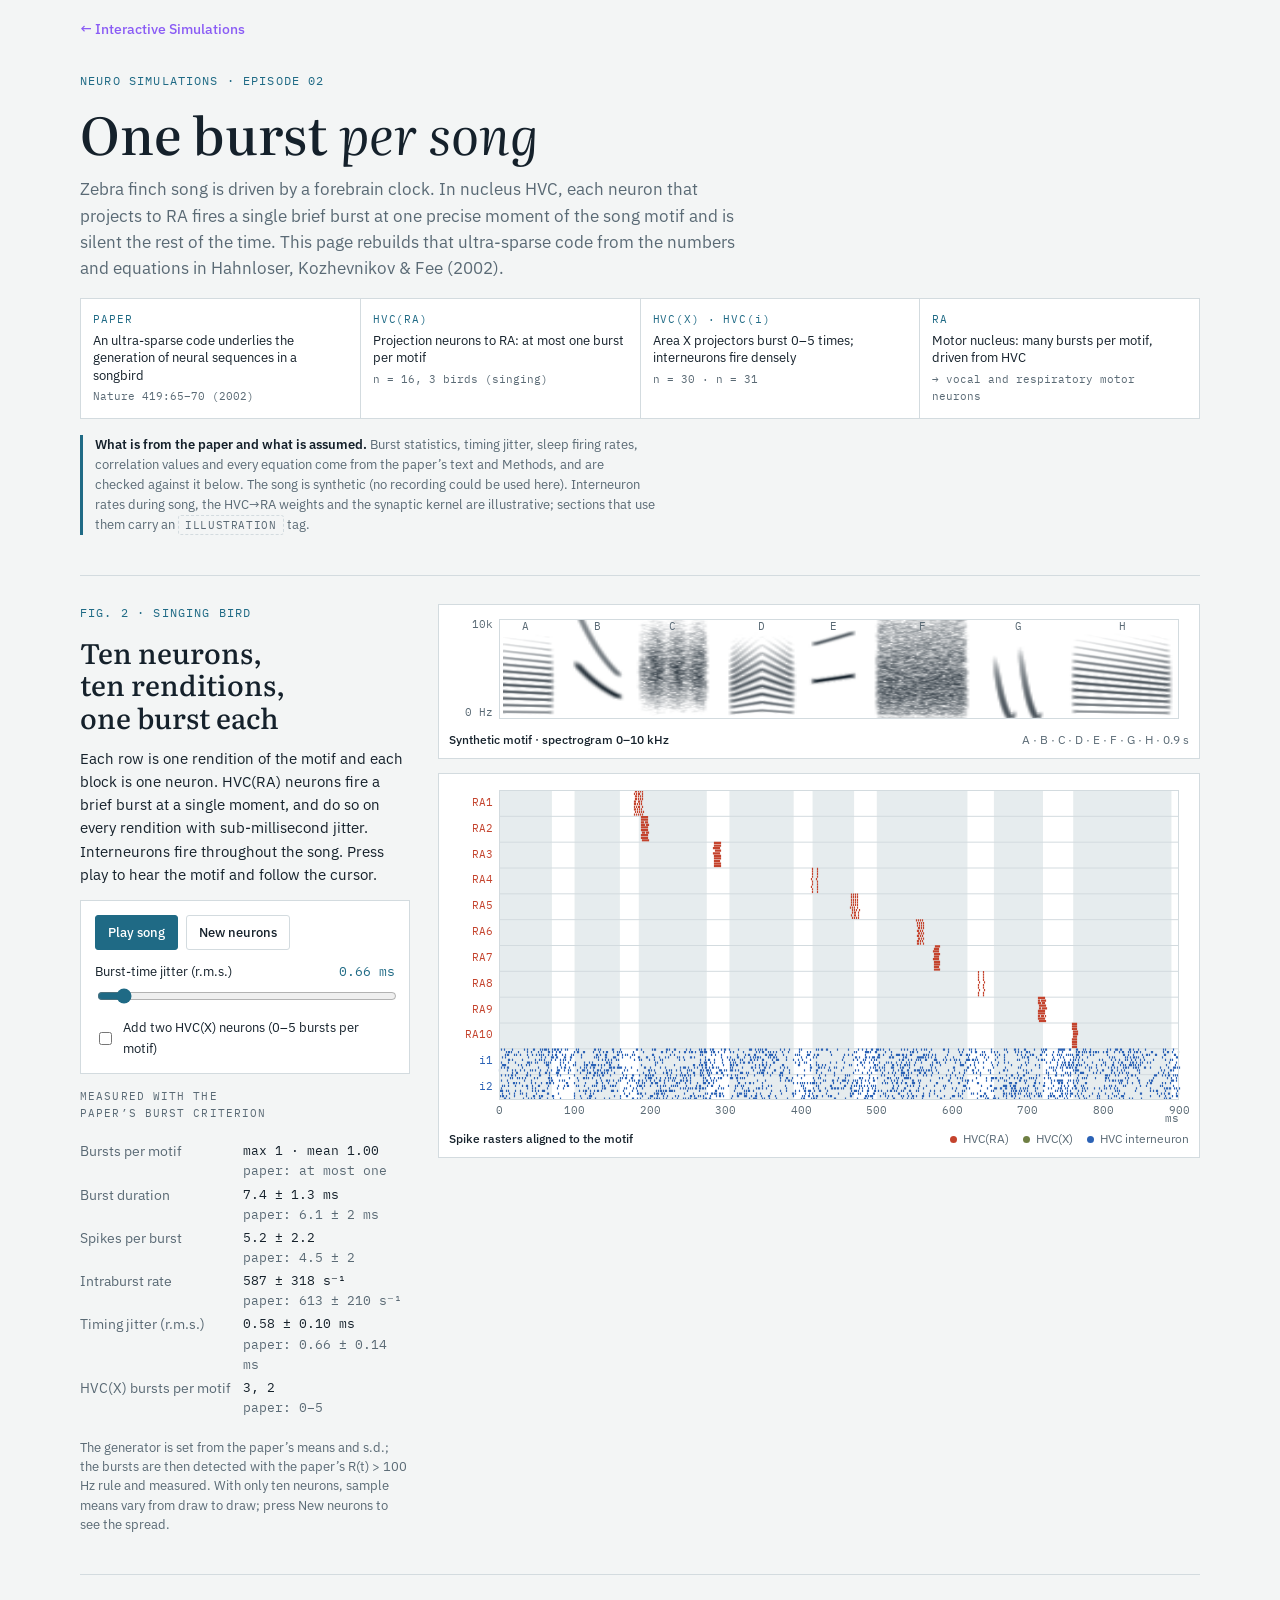
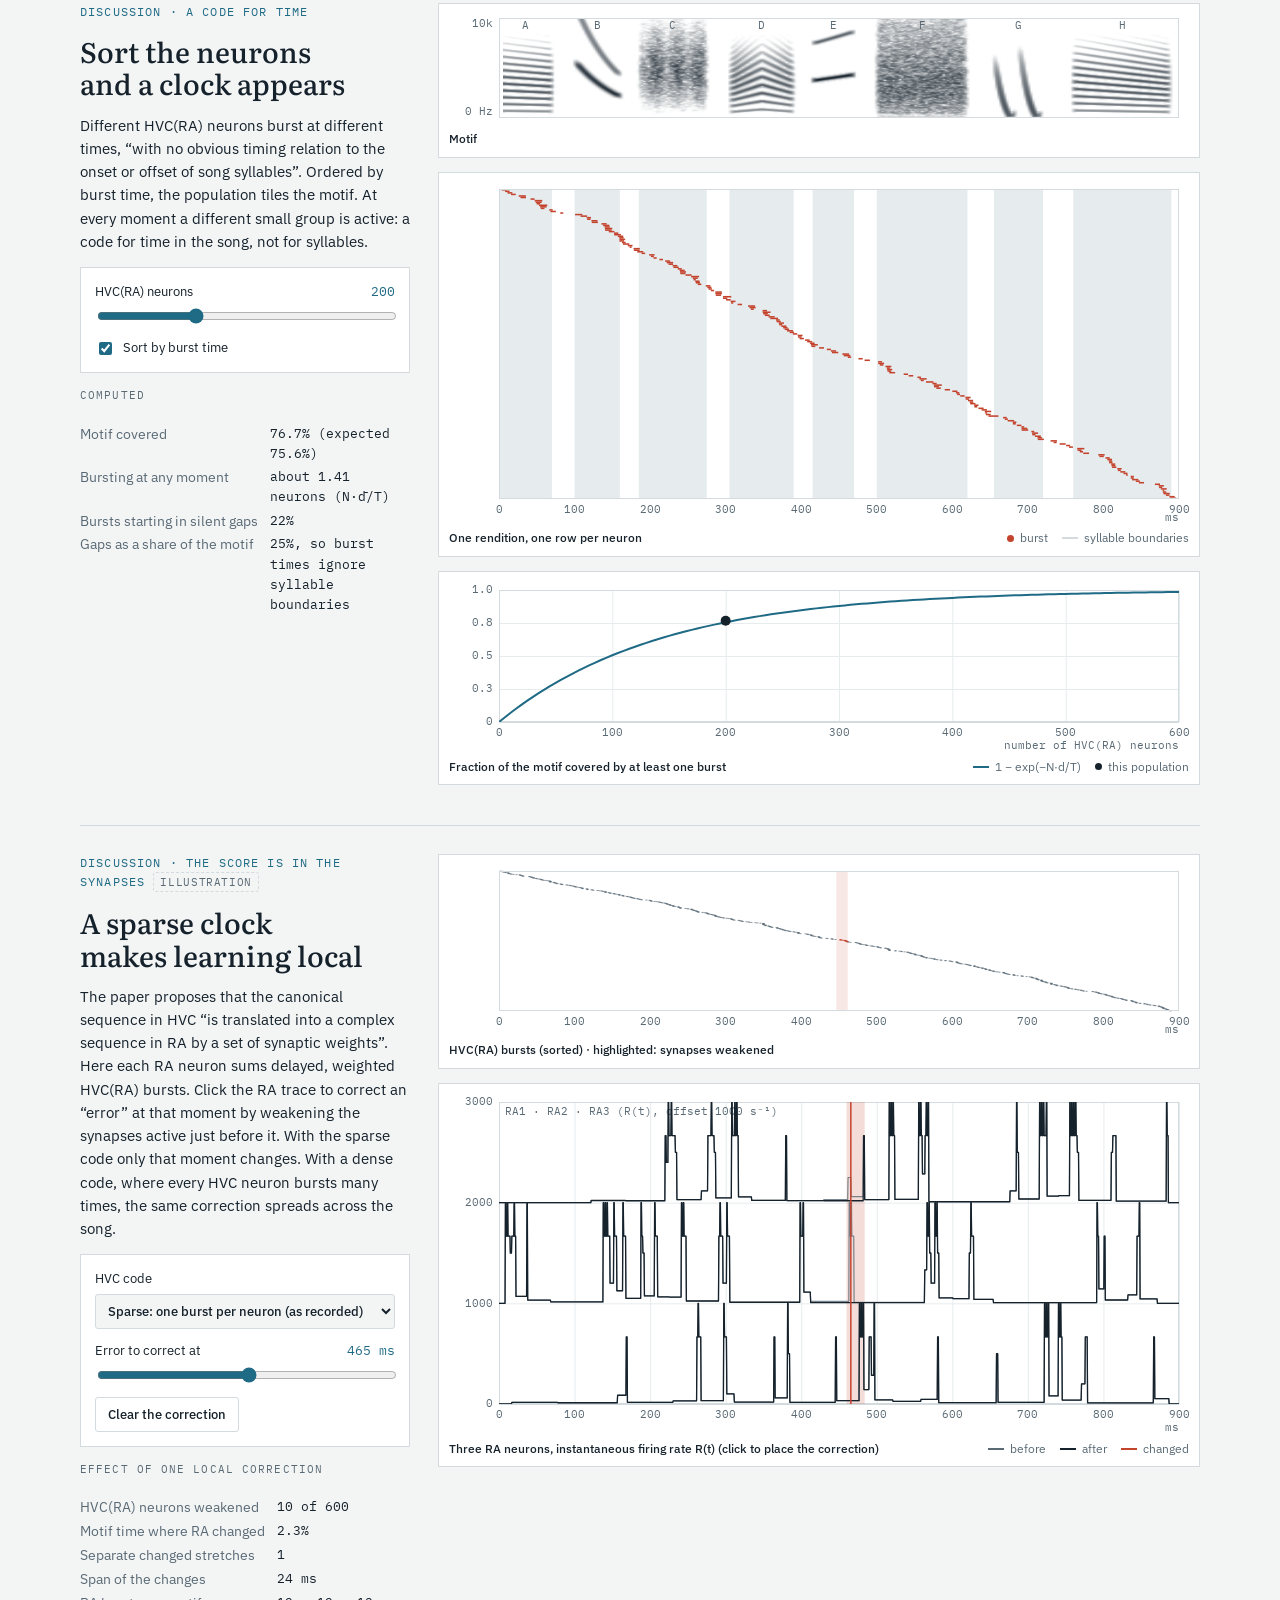
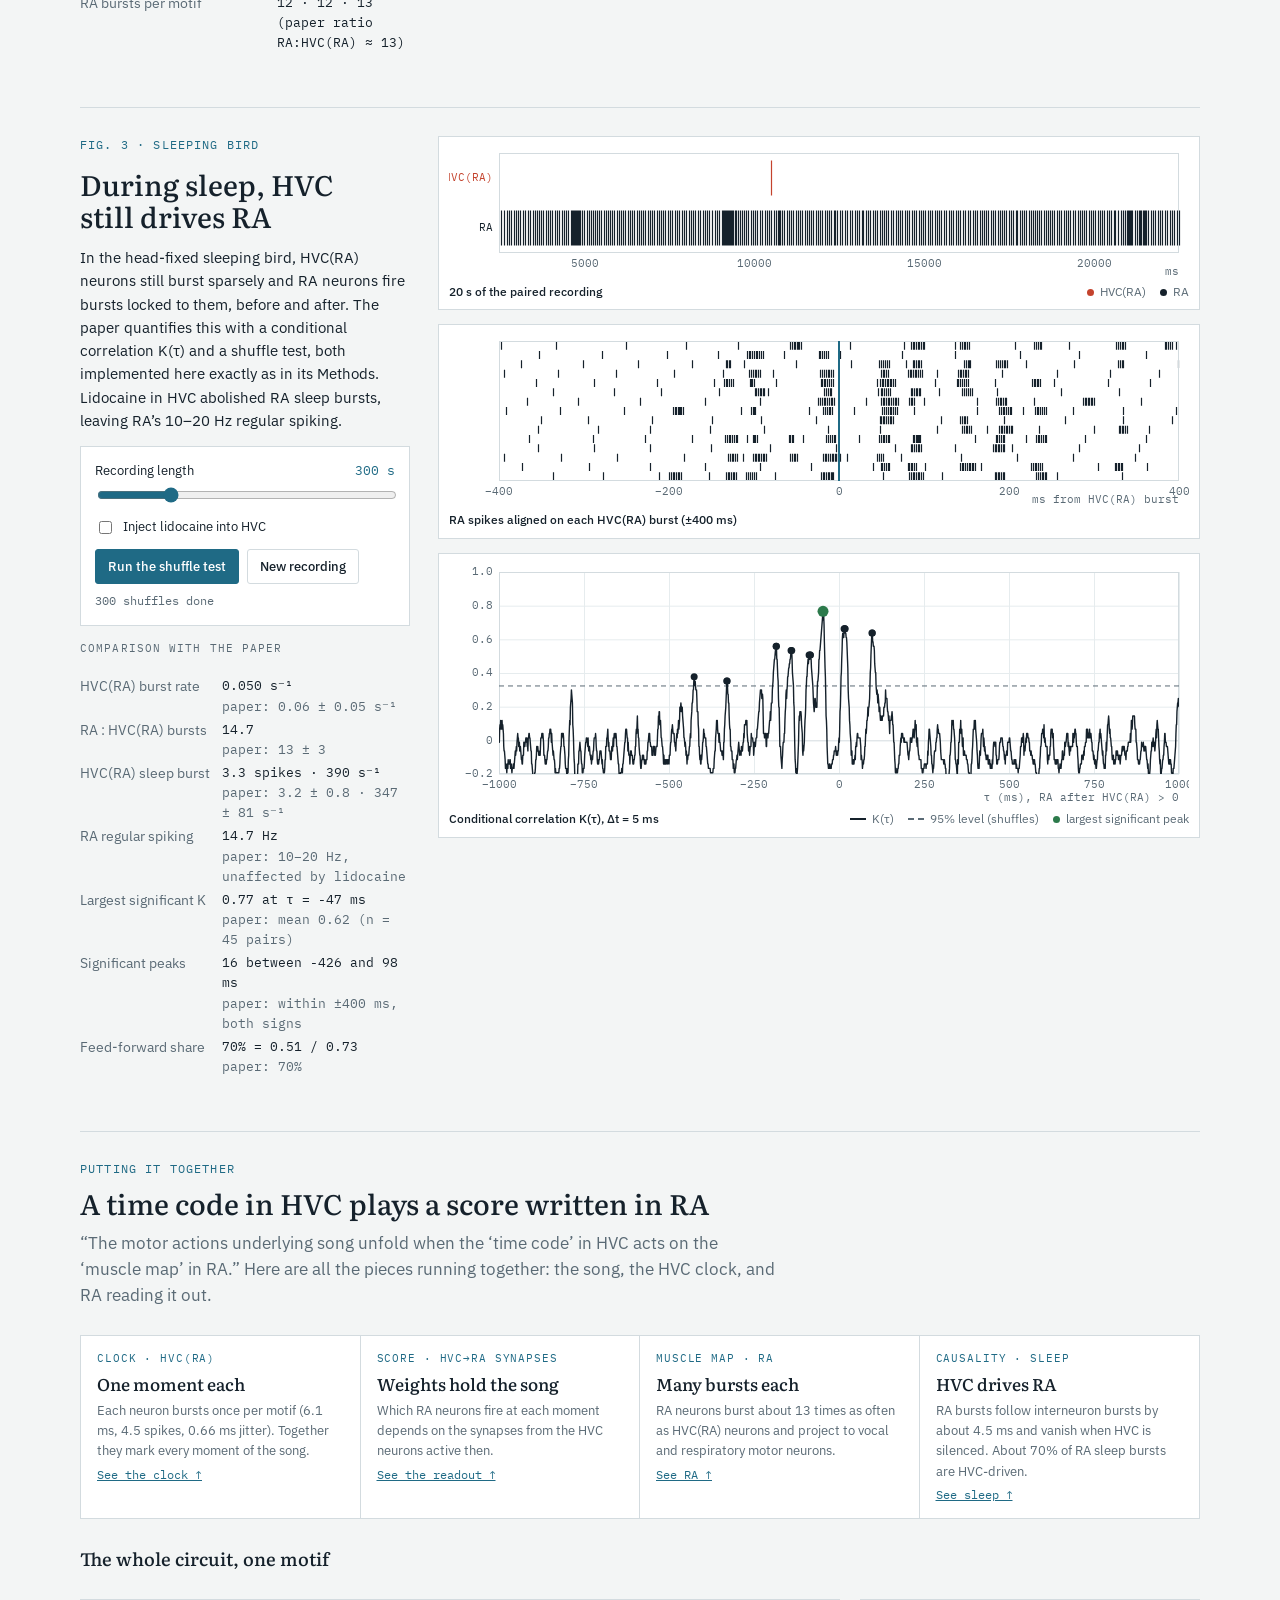
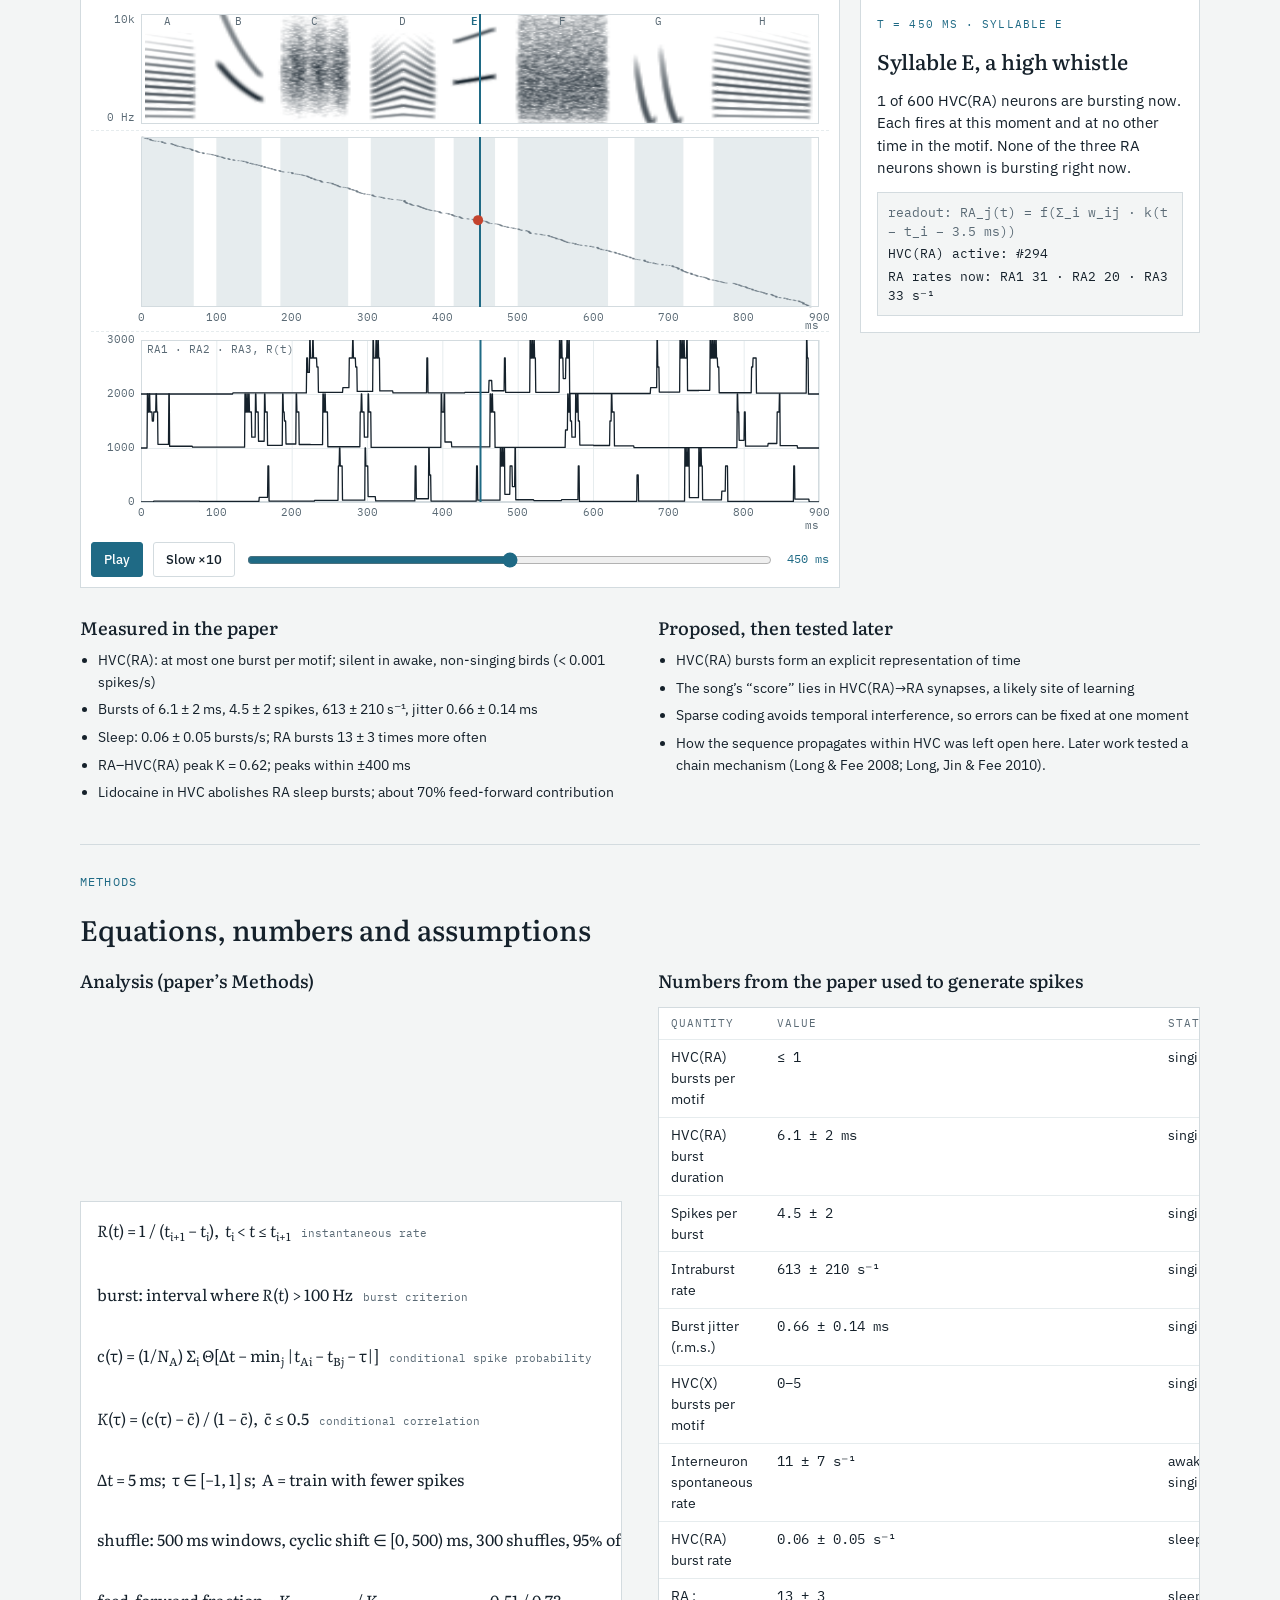
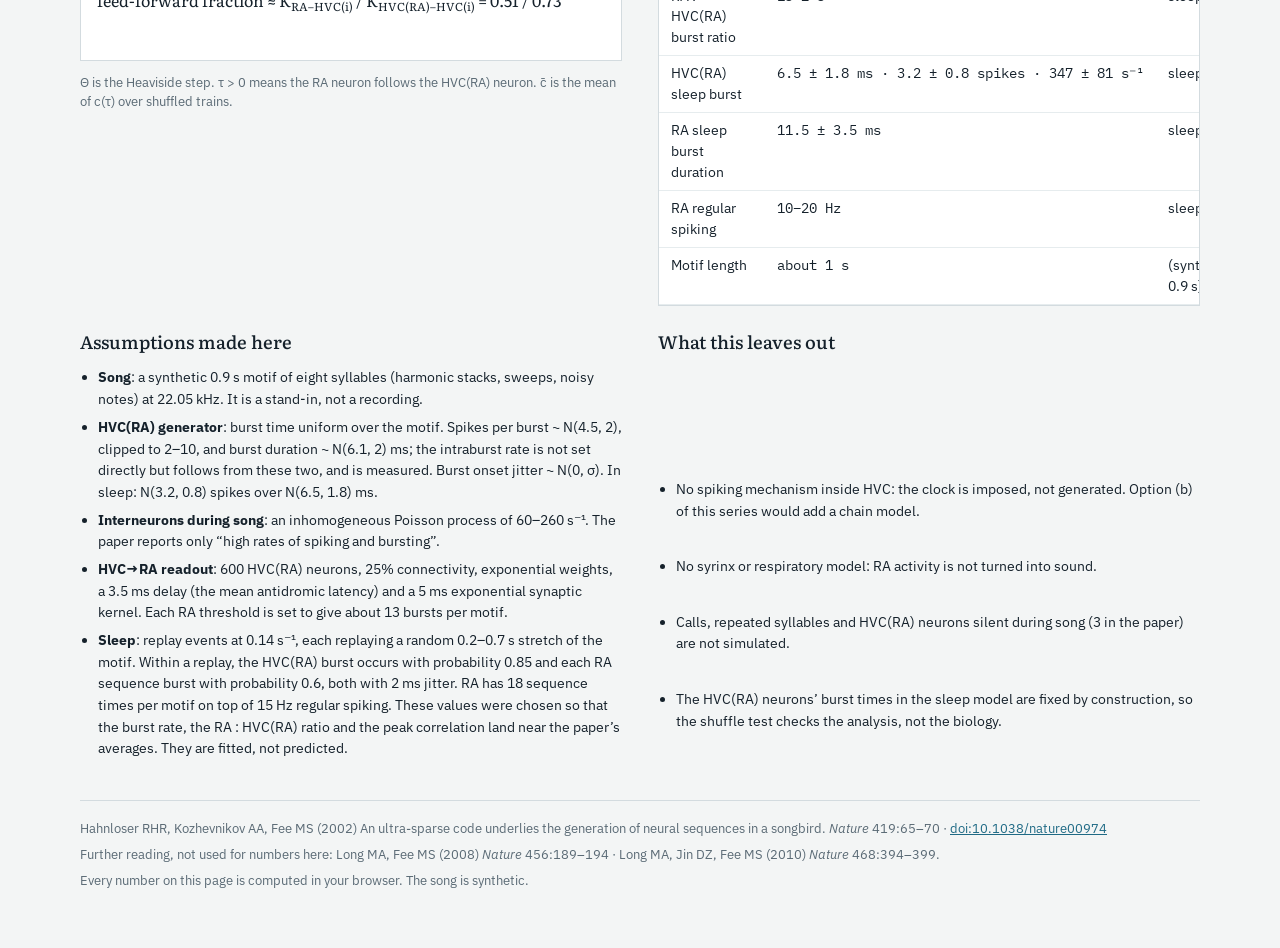
<file: static/simulations/hvc-sparse-code.html>
<!doctype html>
<html lang="en">
<head>
<meta charset="utf-8">
<meta name="viewport" content="width=device-width, initial-scale=1, viewport-fit=cover">
<style>body{margin:0}[hidden]{display:none!important}</style>
</head>
<body>
<nav class="site-back" style="max-width:1120px;margin:0 auto;padding:16px max(16px,env(safe-area-inset-right,0px)) 0 max(16px,env(safe-area-inset-left,0px))"><a href="/simulations/" style="font:500 14px/1.4 'IBM Plex Sans',system-ui,sans-serif;color:#8a5cf5;text-decoration:none">&larr; Interactive Simulations</a></nav>
<title>HVC Ultra-Sparse Code</title>
<meta name="claude:viewport-fit-sides" content="cover">
<link rel="preconnect" href="https://fonts.googleapis.com">
<link rel="preconnect" href="https://fonts.gstatic.com" crossorigin>
<link rel="stylesheet" href="https://fonts.googleapis.com/css2?family=Literata:ital,opsz,wght@0,7..72,500;1,7..72,400&family=IBM+Plex+Sans:wght@400;500;600&family=IBM+Plex+Mono:wght@400;500&display=swap">
<style>
/* Layout: series template from Episode 01 — methods-paper column, experiment rows (text + controls | figures), synthesis, methods */
:root {
  --bg: #f3f5f5;
  --paper: #ffffff;
  --ink: #15212b;
  --muted: #5a6a75;
  --line: #d3dbdf;
  --grid: #e6ecee;
  --accent: #1f6a85;
  --na: #c4432d;
  --k: #2b62b5;
  --leak: #6f7f43;
  --ok: #2c7a4b;
  --hvc: #c4432d;
  --int: #2b62b5;
  --hvx: #6f7f43;
  --spec: #15212b;
  --display: "Literata", Georgia, "Times New Roman", serif;
  --body: "IBM Plex Sans", system-ui, -apple-system, "Segoe UI", sans-serif;
  --mono: "IBM Plex Mono", ui-monospace, "SFMono-Regular", Menlo, monospace;
}
@media (prefers-color-scheme: dark) {
  :root:not([data-theme="light"]) {
    --bg: #0e1418; --paper: #151d23; --ink: #e2e9ed; --muted: #8b9ba6; --line: #2a3640; --grid: #1f2930;
    --accent: #6cc0d6; --na: #ff7b5e; --k: #75a8ff; --leak: #b3c47d; --ok: #6fd39a; --hvc: #ff7b5e; --int: #75a8ff; --hvx: #b3c47d; --spec: #e2e9ed; color-scheme: dark;
  }
}
:root[data-theme="dark"] {
  --bg: #0e1418; --paper: #151d23; --ink: #e2e9ed; --muted: #8b9ba6; --line: #2a3640; --grid: #1f2930;
  --accent: #6cc0d6; --na: #ff7b5e; --k: #75a8ff; --leak: #b3c47d; --ok: #6fd39a; --hvc: #ff7b5e; --int: #75a8ff; --hvx: #b3c47d; --spec: #e2e9ed; color-scheme: dark;
}
html, body { background: var(--bg); color: var(--ink); }
body { font-family: var(--body); font-size: 15.5px; line-height: 1.55; }
.wrap {
  max-width: 1120px; margin: 0 auto;
  padding-block: 32px 56px;
  padding-left: max(16px, env(safe-area-inset-left, 0px));
  padding-right: max(16px, env(safe-area-inset-right, 0px));
  display: grid; gap: 40px;
}
h1, h2, h3 { font-family: var(--display); font-weight: 500; text-wrap: balance; margin: 0; }
h1 { font-size: clamp(32px, 5vw, 52px); line-height: 1.05; }
h1 em { font-style: italic; font-weight: 400; }
h2 { font-size: clamp(22px, 2.6vw, 28px); line-height: 1.15; }
h3 { font-size: 18px; }
p { margin: 0; }
.eyebrow { font-family: var(--mono); font-size: 11.5px; letter-spacing: .1em; text-transform: uppercase; color: var(--accent); }
.muted { color: var(--muted); }
a { color: var(--accent); }
i.v { font-family: var(--display); font-style: italic; }

/* header */
header { display: grid; gap: 16px; }
header .lede { max-width: 68ch; font-size: 17px; color: var(--muted); }
.series { list-style: none; margin: 0; padding: 0; display: grid; grid-template-columns: repeat(5, minmax(0, 1fr)); gap: 1px; background: var(--line); border: 1px solid var(--line); }
.series li { background: var(--paper); padding: 12px; display: grid; gap: 4px; align-content: start; min-width: 0; }
.series .num { font-family: var(--mono); font-size: 11px; color: var(--accent); letter-spacing: .08em; }
.series .t { font-size: 13px; line-height: 1.35; }
.series .ref { font-family: var(--mono); font-size: 11px; color: var(--muted); overflow-wrap: anywhere; }
@media (max-width: 860px) { .series { grid-template-columns: minmax(0, 1fr); } }

.bar { display: flex; flex-wrap: wrap; gap: 12px 24px; align-items: center; }
.seg { display: inline-flex; border: 1px solid var(--line); border-radius: 3px; overflow: hidden; }
.seg button { border: 0; border-radius: 0; background: var(--paper); color: var(--muted); padding: 7px 12px; }
.seg button[aria-pressed="true"] { background: var(--ink); color: var(--paper); }
.status { font-size: 13px; color: var(--muted); max-width: 70ch; border-left: 3px solid var(--accent); padding-left: 12px; }
.status b { color: var(--ink); font-weight: 600; }

/* experiments */
.exp { display: grid; grid-template-columns: 330px minmax(0, 1fr); gap: 28px; padding-top: 28px; border-top: 1px solid var(--line); }
@media (max-width: 900px) { .exp { grid-template-columns: minmax(0, 1fr); } }
.exp-text { display: grid; gap: 14px; align-content: start; min-width: 0; }
.exp-text > p { font-size: 15px; }
.controls { display: grid; gap: 12px; background: var(--paper); border: 1px solid var(--line); padding: 14px; }
.field { display: grid; gap: 4px; }
.field label { display: flex; justify-content: space-between; gap: 8px; font-size: 13px; }
.field output { font-family: var(--mono); font-size: 12.5px; color: var(--accent); font-variant-numeric: tabular-nums; white-space: nowrap; }
input[type=range] { width: 100%; accent-color: var(--accent); }
select { font: 500 13px var(--body); color: var(--ink); background: var(--bg); border: 1px solid var(--line); padding: 7px 8px; border-radius: 3px; width: 100%; }
.check { display: flex; gap: 8px; align-items: center; font-size: 13px; }
.check input { accent-color: var(--accent); }
button { font: 500 13px var(--body); color: var(--ink); background: var(--paper); border: 1px solid var(--line); padding: 8px 12px; border-radius: 3px; cursor: pointer; }
button:hover { border-color: var(--muted); }
button.primary { background: var(--accent); border-color: var(--accent); color: var(--paper); }
button:focus-visible, input:focus-visible, select:focus-visible { outline: 2px solid var(--accent); outline-offset: 2px; }
.row { display: flex; gap: 8px; flex-wrap: wrap; align-items: center; }

.result { display: grid; gap: 6px; font-size: 13.5px; }
.result h3 { font-family: var(--mono); font-size: 11px; letter-spacing: .1em; text-transform: uppercase; color: var(--muted); font-weight: 400; }
.cmp { display: grid; grid-template-columns: auto 1fr; gap: 3px 12px; font-variant-numeric: tabular-nums; }
.cmp dt { color: var(--muted); }
.cmp dd { margin: 0; font-family: var(--mono); font-size: 13px; }
.pill { display: inline-block; font-family: var(--mono); font-size: 11px; padding: 1px 7px; border-radius: 99px; border: 1px solid currentColor; }
.pill.ok { color: var(--ok); }
.pill.na { color: var(--muted); }

.exp-plots { display: grid; gap: 14px; min-width: 0; align-content: start; }
figure { margin: 0; background: var(--paper); border: 1px solid var(--line); padding: 10px 10px 8px; display: grid; gap: 6px; min-width: 0; align-content: start; }
figure canvas { display: block; width: 100%; height: 240px; }
figure canvas.short { height: 170px; }
figcaption { display: flex; flex-wrap: wrap; gap: 4px 14px; font-size: 12px; color: var(--muted); }
.key { display: inline-flex; align-items: center; gap: 6px; }
.key::before { content: ""; width: 16px; height: 0; border-top: 2px solid var(--c, var(--ink)); }
.key.dash::before { border-top-style: dashed; }
.key.dot::before { width: 7px; height: 7px; border: 0; border-radius: 50%; background: var(--c); }
.cap-title { color: var(--ink); font-weight: 500; margin-right: auto; }

/* synthesis */
.whole { display: grid; gap: 26px; padding-top: 28px; border-top: 1px solid var(--line); }
.whole > header { gap: 10px; }
.chain { list-style: none; margin: 0; padding: 0; display: grid; grid-template-columns: repeat(5, minmax(0, 1fr)); gap: 0; border: 1px solid var(--line); background: var(--paper); }
.chain li { padding: 14px 14px 14px 16px; display: grid; gap: 4px; align-content: start; border-right: 1px solid var(--line); position: relative; min-width: 0; }
.chain li:last-child { border-right: 0; }
.chain .stepn { font-family: var(--mono); font-size: 11px; color: var(--accent); letter-spacing: .08em; }
.chain b { font-family: var(--display); font-weight: 500; font-size: 17px; }
.chain p { font-size: 13px; color: var(--muted); }
.chain a { font-size: 12px; font-family: var(--mono); }
@media (max-width: 860px) { .chain { grid-template-columns: minmax(0, 1fr); } .chain li { border-right: 0; border-bottom: 1px solid var(--line); } .chain li:last-child { border-bottom: 0; } }
.anatomy { display: grid; grid-template-columns: minmax(0, 1fr) 340px; gap: 20px; align-items: start; }
@media (max-width: 900px) { .anatomy { grid-template-columns: minmax(0, 1fr); } }
.stack { display: grid; gap: 0; background: var(--paper); border: 1px solid var(--line); padding: 10px; min-width: 0; }
.stack canvas { display: block; width: 100%; height: 190px; }
.stack canvas + canvas { border-top: 1px dashed var(--grid); }
.stack .scrub { display: grid; grid-template-columns: auto minmax(0, 1fr) auto; gap: 10px; align-items: center; padding-top: 10px; }
.stack .scrub output { font-family: var(--mono); font-size: 12px; color: var(--accent); font-variant-numeric: tabular-nums; min-width: 7ch; text-align: right; }
.phases { display: flex; flex-wrap: wrap; gap: 6px; padding-top: 10px; }
.phases button { font-size: 12px; padding: 5px 9px; }
.phases button[aria-current="true"] { background: var(--ink); color: var(--paper); border-color: var(--ink); }
.narr { display: grid; gap: 12px; background: var(--paper); border: 1px solid var(--line); padding: 16px; min-width: 0; }
.narr h3 { font-size: 21px; }
.narr .when { font-family: var(--mono); font-size: 11px; letter-spacing: .1em; text-transform: uppercase; color: var(--accent); }
.narr p { font-size: 14.5px; }
.live { font-family: var(--mono); font-size: 12.5px; background: var(--bg); border: 1px solid var(--line); padding: 10px; display: grid; gap: 3px; overflow-x: auto; font-variant-numeric: tabular-nums; }
.live .lhs { color: var(--muted); }
.live .na { color: var(--na); } .live .k { color: var(--k); } .live .l { color: var(--leak); }
.verdict { font-size: 13px; border-left: 3px solid var(--accent); padding-left: 10px; }
.fitpred { display: grid; grid-template-columns: repeat(2, minmax(0, 1fr)); gap: 20px 36px; }
@media (max-width: 860px) { .fitpred { grid-template-columns: minmax(0, 1fr); } }
.fitpred ul { margin: 0; padding-left: 18px; display: grid; gap: 6px; font-size: 14px; }
.legacy { max-width: 72ch; font-size: 15px; display: grid; gap: 10px; }

/* methods */
.methods { display: grid; gap: 22px; padding-top: 28px; border-top: 1px solid var(--line); }
.mgrid { display: grid; grid-template-columns: repeat(2, minmax(0, 1fr)); gap: 22px 36px; }
@media (max-width: 860px) { .mgrid { grid-template-columns: minmax(0, 1fr); } }
.eqs { display: grid; gap: 8px; background: var(--paper); border: 1px solid var(--line); padding: 16px; overflow-x: auto; }
.eq { font-family: var(--display); font-size: 16px; white-space: nowrap; }
.eq .no { font-family: var(--mono); font-size: 11px; color: var(--muted); margin-left: 10px; }
.eq sub, .eq sup { font-size: .72em; }
.tbl-wrap { overflow-x: auto; background: var(--paper); border: 1px solid var(--line); }
table { border-collapse: collapse; width: 100%; font-size: 13.5px; }
th, td { text-align: left; padding: 7px 12px; border-bottom: 1px solid var(--grid); vertical-align: top; }
th { font-family: var(--mono); font-size: 11px; letter-spacing: .08em; text-transform: uppercase; color: var(--muted); font-weight: 400; }
td.num { font-family: var(--mono); font-variant-numeric: tabular-nums; white-space: nowrap; }
.mlist { margin: 0; padding-left: 18px; display: grid; gap: 6px; font-size: 14px; }
footer { font-size: 13px; color: var(--muted); border-top: 1px solid var(--line); padding-top: 18px; display: grid; gap: 6px; }

.playrow { display: flex; flex-wrap: wrap; gap: 8px; align-items: center; }
figure canvas.tall { height: 340px; }
figure canvas.spec { height: 110px; }
figure canvas.tiny { height: 130px; }
.note { font-size: 12.5px; color: var(--muted); }
.tag-ill { display: inline-block; font-family: var(--mono); font-size: 10.5px; letter-spacing: .06em; text-transform: uppercase; color: var(--muted); border: 1px dashed var(--line); padding: 1px 6px; border-radius: 3px; }
.progress { font-family: var(--mono); font-size: 12px; color: var(--muted); }

.stack .scrub { grid-template-columns: auto auto minmax(0, 1fr) auto; }
</style>

<div class="wrap">
  <header>
    <span class="eyebrow">Neuro simulations · Episode 02</span>
    <h1>One burst <em>per song</em></h1>
    <p class="lede">Zebra finch song is driven by a forebrain clock. In nucleus HVC, each neuron that projects to RA fires a single brief burst at one precise moment of the song motif and is silent the rest of the time. This page rebuilds that ultra-sparse code from the numbers and equations in Hahnloser, Kozhevnikov &amp; Fee (2002).</p>
    <ol class="series" aria-label="The paper and the circuit" style="grid-template-columns:repeat(4,minmax(0,1fr))">
      <li><span class="num">PAPER</span><span class="t">An ultra-sparse code underlies the generation of neural sequences in a songbird</span><span class="ref">Nature 419:65–70 (2002)</span></li>
      <li><span class="num">HVC(RA)</span><span class="t">Projection neurons to RA: at most one burst per motif</span><span class="ref">n = 16, 3 birds (singing)</span></li>
      <li><span class="num">HVC(X) · HVC(i)</span><span class="t">Area X projectors burst 0–5 times; interneurons fire densely</span><span class="ref">n = 30 · n = 31</span></li>
      <li><span class="num">RA</span><span class="t">Motor nucleus: many bursts per motif, driven from HVC</span><span class="ref">→ vocal and respiratory motor neurons</span></li>
    </ol>
    <p class="status"><b>What is from the paper and what is assumed.</b> Burst statistics, timing jitter, sleep firing rates, correlation values and every equation come from the paper’s text and Methods, and are checked against it below. The song is synthetic (no recording could be used here). Interneuron rates during song, the HVC→RA weights and the synaptic kernel are illustrative; sections that use them carry an <span class="tag-ill">illustration</span> tag.</p>
  </header>

  <!-- 1 -->
  <section class="exp" id="sing" aria-labelledby="s1t">
    <div class="exp-text">
      <span class="eyebrow">Fig. 2 · singing bird</span>
      <h2 id="s1t">Ten neurons, ten renditions, one burst each</h2>
      <p>Each row is one rendition of the motif and each block is one neuron. HVC(RA) neurons fire a brief burst at a single moment, and do so on every rendition with sub-millisecond jitter. Interneurons fire throughout the song. Press play to hear the motif and follow the cursor.</p>
      <div class="controls">
        <div class="playrow"><button type="button" class="primary" id="s1Play">Play song</button><button type="button" id="s1New">New neurons</button></div>
        <div class="field"><label for="s1Jit">Burst-time jitter (r.m.s.) <output id="s1JitOut"></output></label><input type="range" id="s1Jit" min="0" max="10" step="0.02" value="0.66"></div>
        <label class="check"><input type="checkbox" id="s1X"> Add two HVC(X) neurons (0–5 bursts per motif)</label>
      </div>
      <div class="result">
        <h3>Measured with the paper’s burst criterion</h3>
        <dl class="cmp" id="s1Res"></dl>
        <p class="note">The generator is set from the paper’s means and s.d.; the bursts are then detected with the paper’s R(t) &gt; 100 Hz rule and measured. With only ten neurons, sample means vary from draw to draw; press New neurons to see the spread.</p>
      </div>
    </div>
    <div class="exp-plots">
      <figure><canvas id="s1Spec" class="spec"></canvas><figcaption><span class="cap-title">Synthetic motif · spectrogram 0–10 kHz</span><span id="s1Syl"></span></figcaption></figure>
      <figure><canvas id="s1Ras" class="tall"></canvas><figcaption><span class="cap-title">Spike rasters aligned to the motif</span><span class="key dot" style="--c:var(--hvc)">HVC(RA)</span><span class="key dot" style="--c:var(--hvx)">HVC(X)</span><span class="key dot" style="--c:var(--int)">HVC interneuron</span></figcaption></figure>
    </div>
  </section>

  <!-- 2 -->
  <section class="exp" id="clock" aria-labelledby="s2t">
    <div class="exp-text">
      <span class="eyebrow">Discussion · a code for time</span>
      <h2 id="s2t">Sort the neurons and a clock appears</h2>
      <p>Different HVC(RA) neurons burst at different times, “with no obvious timing relation to the onset or offset of song syllables”. Ordered by burst time, the population tiles the motif. At every moment a different small group is active: a code for time in the song, not for syllables.</p>
      <div class="controls">
        <div class="field"><label for="s2N">HVC(RA) neurons <output id="s2NOut"></output></label><input type="range" id="s2N" min="10" max="600" step="10" value="200"></div>
        <label class="check"><input type="checkbox" id="s2Sort" checked> Sort by burst time</label>
      </div>
      <div class="result">
        <h3>Computed</h3>
        <dl class="cmp" id="s2Res"></dl>
      </div>
    </div>
    <div class="exp-plots">
      <figure><canvas id="s2Spec" class="spec"></canvas><figcaption><span class="cap-title">Motif</span></figcaption></figure>
      <figure><canvas id="s2Ras" class="tall"></canvas><figcaption><span class="cap-title">One rendition, one row per neuron</span><span class="key dot" style="--c:var(--hvc)">burst</span><span class="key" style="--c:var(--line)">syllable boundaries</span></figcaption></figure>
      <figure><canvas id="s2Cov" class="short"></canvas><figcaption><span class="cap-title">Fraction of the motif covered by at least one burst</span><span class="key" style="--c:var(--accent)">1 − exp(−N·d/T)</span><span class="key dot" style="--c:var(--ink)">this population</span></figcaption></figure>
    </div>
  </section>

  <!-- 3 -->
  <section class="exp" id="score" aria-labelledby="s3t">
    <div class="exp-text">
      <span class="eyebrow">Discussion · the score is in the synapses <span class="tag-ill">illustration</span></span>
      <h2 id="s3t">A sparse clock makes learning local</h2>
      <p>The paper proposes that the canonical sequence in HVC “is translated into a complex sequence in RA by a set of synaptic weights”. Here each RA neuron sums delayed, weighted HVC(RA) bursts. Click the RA trace to correct an “error” at that moment by weakening the synapses active just before it. With the sparse code only that moment changes. With a dense code, where every HVC neuron bursts many times, the same correction spreads across the song.</p>
      <div class="controls">
        <div class="field"><label for="s3Code">HVC code</label>
          <select id="s3Code"><option value="sparse">Sparse: one burst per neuron (as recorded)</option><option value="dense">Dense: 12 bursts per neuron (counterfactual)</option></select>
        </div>
        <div class="field"><label for="s3Err">Error to correct at <output id="s3ErrOut"></output></label><input type="range" id="s3Err" min="40" max="880" step="1" value="450"></div>
        <div class="playrow"><button type="button" id="s3Reset">Clear the correction</button></div>
      </div>
      <div class="result">
        <h3>Effect of one local correction</h3>
        <dl class="cmp" id="s3Res"></dl>
      </div>
    </div>
    <div class="exp-plots">
      <figure><canvas id="s3Hvc" class="short"></canvas><figcaption><span class="cap-title">HVC(RA) bursts (sorted) · highlighted: synapses weakened</span></figcaption></figure>
      <figure><canvas id="s3Ra" class="tall"></canvas><figcaption><span class="cap-title">Three RA neurons, instantaneous firing rate R(t) (click to place the correction)</span><span class="key" style="--c:var(--muted)">before</span><span class="key" style="--c:var(--ink)">after</span><span class="key" style="--c:var(--hvc)">changed</span></figcaption></figure>
    </div>
  </section>

  <!-- 4 -->
  <section class="exp" id="sleep" aria-labelledby="s4t">
    <div class="exp-text">
      <span class="eyebrow">Fig. 3 · sleeping bird</span>
      <h2 id="s4t">During sleep, HVC still drives RA</h2>
      <p>In the head-fixed sleeping bird, HVC(RA) neurons still burst sparsely and RA neurons fire bursts locked to them, before and after. The paper quantifies this with a conditional correlation K(τ) and a shuffle test, both implemented here exactly as in its Methods. Lidocaine in HVC abolished RA sleep bursts, leaving RA’s 10–20 Hz regular spiking.</p>
      <div class="controls">
        <div class="field"><label for="s4Dur">Recording length <output id="s4DurOut"></output></label><input type="range" id="s4Dur" min="120" max="900" step="30" value="300"></div>
        <label class="check"><input type="checkbox" id="s4Lido"> Inject lidocaine into HVC</label>
        <div class="playrow"><button type="button" class="primary" id="s4Run">Run the shuffle test</button><button type="button" id="s4New">New recording</button><span class="progress" id="s4Prog"></span></div>
      </div>
      <div class="result">
        <h3>Comparison with the paper</h3>
        <dl class="cmp" id="s4Res"></dl>
      </div>
    </div>
    <div class="exp-plots">
      <figure><canvas id="s4Tr" class="tiny"></canvas><figcaption><span class="cap-title">20 s of the paired recording</span><span class="key dot" style="--c:var(--hvc)">HVC(RA)</span><span class="key dot" style="--c:var(--ink)">RA</span></figcaption></figure>
      <figure><canvas id="s4Al" class="short"></canvas><figcaption><span class="cap-title">RA spikes aligned on each HVC(RA) burst (±400 ms)</span></figcaption></figure>
      <figure><canvas id="s4K"></canvas><figcaption><span class="cap-title">Conditional correlation K(τ), Δt = 5 ms</span><span class="key" style="--c:var(--ink)">K(τ)</span><span class="key dash" style="--c:var(--muted)">95% level (shuffles)</span><span class="key dot" style="--c:var(--ok)">largest significant peak</span></figcaption></figure>
    </div>
  </section>

  <!-- Synthesis -->
  <section class="whole" id="whole" aria-labelledby="wTitle">
    <header>
      <span class="eyebrow">Putting it together</span>
      <h2 id="wTitle">A time code in HVC plays a score written in RA</h2>
      <p class="lede" style="max-width:70ch;color:var(--muted)">“The motor actions underlying song unfold when the ‘time code’ in HVC acts on the ‘muscle map’ in RA.” Here are all the pieces running together: the song, the HVC clock, and RA reading it out.</p>
    </header>
    <ol class="chain" style="grid-template-columns:repeat(4,minmax(0,1fr))">
      <li><span class="stepn">CLOCK · HVC(RA)</span><b>One moment each</b><p>Each neuron bursts once per motif (6.1 ms, 4.5 spikes, 0.66 ms jitter). Together they mark every moment of the song.</p><a href="#clock">See the clock ↑</a></li>
      <li><span class="stepn">SCORE · HVC→RA SYNAPSES</span><b>Weights hold the song</b><p>Which RA neurons fire at each moment depends on the synapses from the HVC neurons active then.</p><a href="#score">See the readout ↑</a></li>
      <li><span class="stepn">MUSCLE MAP · RA</span><b>Many bursts each</b><p>RA neurons burst about 13 times as often as HVC(RA) neurons and project to vocal and respiratory motor neurons.</p><a href="#sleep">See RA ↑</a></li>
      <li><span class="stepn">CAUSALITY · SLEEP</span><b>HVC drives RA</b><p>RA bursts follow interneuron bursts by about 4.5 ms and vanish when HVC is silenced. About 70% of RA sleep bursts are HVC-driven.</p><a href="#sleep">See sleep ↑</a></li>
    </ol>

    <h3>The whole circuit, one motif</h3>
    <div class="anatomy">
      <div class="stack">
        <canvas id="wSpec" style="height:120px" aria-label="Song spectrogram"></canvas>
        <canvas id="wHvc" style="height:200px" aria-label="HVC(RA) population raster"></canvas>
        <canvas id="wRa" style="height:200px" aria-label="RA firing rates"></canvas>
        <div class="scrub">
          <button type="button" class="primary" id="wPlay">Play</button>
          <input type="range" id="wT" min="0" max="1000" step="1" value="500" aria-label="Time in motif">
          <output id="wTOut"></output>
        </div>
      </div>
      <div class="narr" aria-live="polite">
        <span class="when" id="wWhen"></span>
        <h3 id="wHead"></h3>
        <p id="wText"></p>
        <div class="live" id="wLive"></div>
      </div>
    </div>

    <div class="fitpred">
      <div>
        <h3 style="margin-bottom:8px">Measured in the paper</h3>
        <ul>
          <li>HVC(RA): at most one burst per motif; silent in awake, non-singing birds (&lt; 0.001 spikes/s)</li>
          <li>Bursts of 6.1 ± 2 ms, 4.5 ± 2 spikes, 613 ± 210 s⁻¹, jitter 0.66 ± 0.14 ms</li>
          <li>Sleep: 0.06 ± 0.05 bursts/s; RA bursts 13 ± 3 times more often</li>
          <li>RA–HVC(RA) peak K = 0.62; peaks within ±400 ms</li>
          <li>Lidocaine in HVC abolishes RA sleep bursts; about 70% feed-forward contribution</li>
        </ul>
      </div>
      <div>
        <h3 style="margin-bottom:8px">Proposed, then tested later</h3>
        <ul>
          <li>HVC(RA) bursts form an explicit representation of time</li>
          <li>The song’s “score” lies in HVC(RA)→RA synapses, a likely site of learning</li>
          <li>Sparse coding avoids temporal interference, so errors can be fixed at one moment</li>
          <li>How the sequence propagates within HVC was left open here. Later work tested a chain mechanism (Long &amp; Fee 2008; Long, Jin &amp; Fee 2010).</li>
        </ul>
      </div>
    </div>
  </section>

  <!-- Methods -->
  <section class="methods" aria-labelledby="mTitle">
    <span class="eyebrow">Methods</span>
    <h2 id="mTitle">Equations, numbers and assumptions</h2>
    <div class="mgrid">
      <div style="display:grid;gap:12px;min-width:0">
        <h3>Analysis (paper’s Methods)</h3>
        <div class="eqs">
          <div class="eq"><i>R</i>(<i>t</i>) = 1 / (<i>t</i><sub><i>i</i>+1</sub> − <i>t</i><sub><i>i</i></sub>),&nbsp;&nbsp;<i>t</i><sub><i>i</i></sub> &lt; <i>t</i> ≤ <i>t</i><sub><i>i</i>+1</sub><span class="no">instantaneous rate</span></div>
          <div class="eq">burst: interval where <i>R</i>(<i>t</i>) &gt; 100 Hz<span class="no">burst criterion</span></div>
          <div class="eq"><i>c</i>(τ) = (1/<i>N</i><sub>A</sub>) Σ<sub><i>i</i></sub> Θ[Δ<i>t</i> − min<sub><i>j</i></sub> |<i>t</i><sub>A<i>i</i></sub> − <i>t</i><sub>B<i>j</i></sub> − τ|]<span class="no">conditional spike probability</span></div>
          <div class="eq"><i>K</i>(τ) = (<i>c</i>(τ) − <i>c̄</i>) / (1 − <i>c̄</i>),&nbsp;&nbsp;<i>c̄</i> ≤ 0.5<span class="no">conditional correlation</span></div>
          <div class="eq">Δ<i>t</i> = 5 ms;&nbsp; τ ∈ [−1, 1] s;&nbsp; A = train with fewer spikes</div>
          <div class="eq">shuffle: 500 ms windows, cyclic shift ∈ [0, 500) ms, 300 shuffles, 95% of peak values</div>
          <div class="eq">feed-forward fraction ≈ K<sub>RA–HVC(i)</sub> / K<sub>HVC(RA)–HVC(i)</sub> = 0.51 / 0.73</div>
        </div>
        <p class="note">Θ is the Heaviside step. τ &gt; 0 means the RA neuron follows the HVC(RA) neuron. c̄ is the mean of c(τ) over shuffled trains.</p>
      </div>
      <div style="display:grid;gap:12px;min-width:0">
        <h3>Numbers from the paper used to generate spikes</h3>
        <div class="tbl-wrap">
          <table>
            <thead><tr><th>Quantity</th><th>Value</th><th>State</th></tr></thead>
            <tbody>
              <tr><td>HVC(RA) bursts per motif</td><td class="num">≤ 1</td><td>singing</td></tr>
              <tr><td>HVC(RA) burst duration</td><td class="num">6.1 ± 2 ms</td><td>singing</td></tr>
              <tr><td>Spikes per burst</td><td class="num">4.5 ± 2</td><td>singing</td></tr>
              <tr><td>Intraburst rate</td><td class="num">613 ± 210 s⁻¹</td><td>singing</td></tr>
              <tr><td>Burst jitter (r.m.s.)</td><td class="num">0.66 ± 0.14 ms</td><td>singing</td></tr>
              <tr><td>HVC(X) bursts per motif</td><td class="num">0–5</td><td>singing</td></tr>
              <tr><td>Interneuron spontaneous rate</td><td class="num">11 ± 7 s⁻¹</td><td>awake, not singing</td></tr>
              <tr><td>HVC(RA) burst rate</td><td class="num">0.06 ± 0.05 s⁻¹</td><td>sleep</td></tr>
              <tr><td>RA : HVC(RA) burst ratio</td><td class="num">13 ± 3</td><td>sleep</td></tr>
              <tr><td>HVC(RA) sleep burst</td><td class="num">6.5 ± 1.8 ms · 3.2 ± 0.8 spikes · 347 ± 81 s⁻¹</td><td>sleep</td></tr>
              <tr><td>RA sleep burst duration</td><td class="num">11.5 ± 3.5 ms</td><td>sleep</td></tr>
              <tr><td>RA regular spiking</td><td class="num">10–20 Hz</td><td>sleep</td></tr>
              <tr><td>Motif length</td><td class="num">about 1 s</td><td>(synthetic: 0.9 s)</td></tr>
            </tbody>
          </table>
        </div>
      </div>
      <div style="display:grid;gap:12px;min-width:0">
        <h3>Assumptions made here</h3>
        <ul class="mlist">
          <li><b>Song</b>: a synthetic 0.9 s motif of eight syllables (harmonic stacks, sweeps, noisy notes) at 22.05 kHz. It is a stand-in, not a recording.</li>
          <li><b>HVC(RA) generator</b>: burst time uniform over the motif. Spikes per burst ~ N(4.5, 2), clipped to 2–10, and burst duration ~ N(6.1, 2) ms; the intraburst rate is not set directly but follows from these two, and is measured. Burst onset jitter ~ N(0, σ). In sleep: N(3.2, 0.8) spikes over N(6.5, 1.8) ms.</li>
          <li><b>Interneurons during song</b>: an inhomogeneous Poisson process of 60–260 s⁻¹. The paper reports only “high rates of spiking and bursting”.</li>
          <li><b>HVC→RA readout</b>: 600 HVC(RA) neurons, 25% connectivity, exponential weights, a 3.5 ms delay (the mean antidromic latency) and a 5 ms exponential synaptic kernel. Each RA threshold is set to give about 13 bursts per motif.</li>
          <li><b>Sleep</b>: replay events at 0.14 s⁻¹, each replaying a random 0.2–0.7 s stretch of the motif. Within a replay, the HVC(RA) burst occurs with probability 0.85 and each RA sequence burst with probability 0.6, both with 2 ms jitter. RA has 18 sequence times per motif on top of 15 Hz regular spiking. These values were chosen so that the burst rate, the RA : HVC(RA) ratio and the peak correlation land near the paper’s averages. They are fitted, not predicted.</li>
        </ul>
      </div>
      <div style="display:grid;gap:12px;min-width:0">
        <h3>What this leaves out</h3>
        <ul class="mlist">
          <li>No spiking mechanism inside HVC: the clock is imposed, not generated. Option (b) of this series would add a chain model.</li>
          <li>No syrinx or respiratory model: RA activity is not turned into sound.</li>
          <li>Calls, repeated syllables and HVC(RA) neurons silent during song (3 in the paper) are not simulated.</li>
          <li>The HVC(RA) neurons’ burst times in the sleep model are fixed by construction, so the shuffle test checks the analysis, not the biology.</li>
        </ul>
      </div>
    </div>
  </section>

  <footer>
    <p>Hahnloser RHR, Kozhevnikov AA, Fee MS (2002) An ultra-sparse code underlies the generation of neural sequences in a songbird. <i>Nature</i> 419:65–70 · <a href="https://doi.org/10.1038/nature00974" target="_blank" rel="noopener">doi:10.1038/nature00974</a></p>
    <p>Further reading, not used for numbers here: Long MA, Fee MS (2008) <i>Nature</i> 456:189–194 · Long MA, Jin DZ, Fee MS (2010) <i>Nature</i> 468:394–399.</p>
    <p>Every number on this page is computed in your browser. The song is synthetic.</p>
  </footer>
</div>

<script>
(() => {
  "use strict";
  const $ = id => document.getElementById(id);
  const tok = n => getComputedStyle(document.documentElement).getPropertyValue(n).trim();
  const MOT = 900;                // motif length (ms), synthetic
  const reduce = matchMedia("(prefers-reduced-motion: reduce)").matches;

  // ---------------- random ----------------
  function rngOf(seed) { let a = seed >>> 0; return () => { a |= 0; a = a + 0x6D2B79F5 | 0; let t = Math.imul(a ^ a >>> 15, 1 | a); t = t + Math.imul(t ^ t >>> 7, 61 | t) ^ t; return ((t ^ t >>> 14) >>> 0) / 4294967296; }; }
  const gaussOf = r => () => { let u = 0; while (!u) u = r(); return Math.sqrt(-2 * Math.log(u)) * Math.cos(2 * Math.PI * r()); };
  const clip = (x, a, b) => Math.max(a, Math.min(b, x));
  const mean = a => a.reduce((s, x) => s + x, 0) / Math.max(1, a.length);
  const sd = a => { const m = mean(a); return Math.sqrt(mean(a.map(x => (x - m) ** 2))); };

  // ---------------- synthetic song ----------------
  const SR = 22050;
  const SYL = [
    { n: "A", t0: 0, t1: 70, type: "stack", f: [680, 620] },
    { n: "B", t0: 100, t1: 160, type: "sweep", f: [5600, 2100] },
    { n: "C", t0: 185, t1: 275, type: "noise", f: [2200, 7000] },
    { n: "D", t0: 305, t1: 390, type: "fm", f: [560, 820, 600] },
    { n: "E", t0: 415, t1: 470, type: "tone", f: [3700, 4300] },
    { n: "F", t0: 500, t1: 620, type: "buzz", f: [520, 480] },
    { n: "G", t0: 655, t1: 720, type: "clicks" },
    { n: "H", t0: 760, t1: 890, type: "stack", f: [720, 560] }
  ];
  const SYLDESC = { A: "a harmonic stack", B: "a downsweep", C: "a noisy note", D: "a frequency-modulated stack", E: "a high whistle", F: "a buzzy stack", G: "two clicks", H: "a long harmonic stack" };
  const SONG = (() => {
    const r = rngOf(11), N = Math.round(SR * MOT / 1000), x = new Float32Array(N);
    const env = (t, a, b) => { const u = Math.min(t - a, b - t); return u <= 0 ? 0 : u >= 6 ? 1 : 0.5 - 0.5 * Math.cos(Math.PI * u / 6); };
    // biquad band-pass for noise syllables
    function bp(sig, f, q) { const w = 2 * Math.PI * f / SR, al = Math.sin(w) / (2 * q), b0 = al, b2 = -al, a0 = 1 + al, a1 = -2 * Math.cos(w), a2 = 1 - al; let x1 = 0, x2 = 0, y1 = 0, y2 = 0; return sig.map(v => { const y = (b0 * v + b2 * x2 - a1 * y1 - a2 * y2) / a0; x2 = x1; x1 = v; y2 = y1; y1 = y; return y; }); }
    for (const s of SYL) {
      const i0 = Math.round(s.t0 * SR / 1000), i1 = Math.round(s.t1 * SR / 1000), L = i1 - i0;
      let ph = 0; const noise = Array.from({ length: L }, () => r() * 2 - 1);
      const nb = s.type === "noise" ? bp(bp(noise, (s.f[0] + s.f[1]) / 2, 0.9), (s.f[0] + s.f[1]) / 2, 0.9) : s.type === "buzz" ? bp(noise, 3000, 0.7) : null;
      for (let k = 0; k < L; k++) {
        const tm = s.t0 + k * 1000 / SR, u = k / L, e = env(tm, s.t0, s.t1);
        let v = 0;
        if (s.type === "stack" || s.type === "fm" || s.type === "buzz") {
          const f0 = s.type === "fm" ? (u < 0.5 ? s.f[0] + (s.f[1] - s.f[0]) * u * 2 : s.f[1] + (s.f[2] - s.f[1]) * (u - 0.5) * 2) : s.f[0] + (s.f[1] - s.f[0]) * u;
          ph += 2 * Math.PI * f0 / SR;
          for (let h = 1; h <= 14; h++) { const fh = h * f0; if (fh > 10000) break; v += Math.exp(-(((fh - 3200) / 2300) ** 2)) * Math.sin(h * ph) * 0.35; }
          if (s.type === "buzz") v = v * (0.6 + 0.4 * Math.sin(ph)) + nb[k] * 2.2;
        } else if (s.type === "sweep" || s.type === "tone") {
          const f = s.f[0] * Math.pow(s.f[1] / s.f[0], u); ph += 2 * Math.PI * f / SR;
          v = Math.sin(ph) + 0.3 * Math.sin(2 * ph);
        } else if (s.type === "noise") {
          v = nb[k] * 3 * (0.65 + 0.35 * Math.sin(2 * Math.PI * 35 * tm / 1000));
        } else if (s.type === "clicks") {
          for (const c0 of [s.t0, s.t0 + 35]) { const lt = tm - c0; if (lt >= 0 && lt < 28) { const f = 7000 * Math.pow(2000 / 7000, lt / 28); v += Math.sin(2 * Math.PI * f * lt / 1000) * Math.sin(Math.PI * lt / 28); } }
        }
        x[i0 + k] += v * e;
      }
    }
    let pk = 0; for (const v of x) pk = Math.max(pk, Math.abs(v)); for (let i = 0; i < N; i++) x[i] = x[i] / pk * 0.8 + (r() - 0.5) * 0.004;
    return x;
  })();
  // STFT
  const SPEC = (() => {
    const NF = 256, HOP = 64, frames = Math.floor((SONG.length - NF) / HOP) + 1, bins = Math.floor(10000 / (SR / NF));
    const win = Array.from({ length: NF }, (_, i) => 0.5 - 0.5 * Math.cos(2 * Math.PI * i / (NF - 1)));
    const out = new Float32Array(frames * bins); let mx = -1e9;
    const re = new Float64Array(NF), im = new Float64Array(NF);
    for (let f = 0; f < frames; f++) {
      for (let i = 0; i < NF; i++) { re[i] = SONG[f * HOP + i] * win[i]; im[i] = 0; }
      fft(re, im);
      for (let b = 0; b < bins; b++) { const db = 10 * Math.log10(re[b] ** 2 + im[b] ** 2 + 1e-12); out[f * bins + b] = db; if (db > mx) mx = db; }
    }
    for (let i = 0; i < out.length; i++) out[i] = clip((out[i] - mx + 55) / 55, 0, 1);
    return { frames, bins, data: out, hopMs: HOP * 1000 / SR, nfMs: NF * 1000 / SR };
  })();
  function fft(re, im) {
    const n = re.length;
    for (let i = 1, j = 0; i < n; i++) { let bit = n >> 1; for (; j & bit; bit >>= 1) j ^= bit; j ^= bit; if (i < j) { [re[i], re[j]] = [re[j], re[i]];[im[i], im[j]] = [im[j], im[i]]; } }
    for (let len = 2; len <= n; len <<= 1) { const a = -2 * Math.PI / len, wr = Math.cos(a), wi = Math.sin(a); for (let i = 0; i < n; i += len) { let cr = 1, ci = 0; for (let k = 0; k < len / 2; k++) { const ur = re[i + k], ui = im[i + k], vr = re[i + k + len / 2] * cr - im[i + k + len / 2] * ci, vi = re[i + k + len / 2] * ci + im[i + k + len / 2] * cr; re[i + k] = ur + vr; im[i + k] = ui + vi; re[i + k + len / 2] = ur - vr; im[i + k + len / 2] = ui - vi; const t = cr * wr - ci * wi; ci = cr * wi + ci * wr; cr = t; } } }
  }
  let specImg = null;
  function buildSpecImg() {
    const c = document.createElement("canvas"); c.width = SPEC.frames; c.height = SPEC.bins;
    const g = c.getContext("2d"), d = g.createImageData(SPEC.frames, SPEC.bins);
    const hex = h => { const m = h.replace("#", ""); return [0, 2, 4].map(i => parseInt(m.slice(i, i + 2), 16)); };
    const bg = hex(tok("--paper")), fg = hex(tok("--spec"));
    for (let f = 0; f < SPEC.frames; f++) for (let b = 0; b < SPEC.bins; b++) {
      const v = Math.pow(SPEC.data[f * SPEC.bins + b], 1.6), o = ((SPEC.bins - 1 - b) * SPEC.frames + f) * 4;
      for (let k = 0; k < 3; k++) d.data[o + k] = Math.round(bg[k] + (fg[k] - bg[k]) * v);
      d.data[o + 3] = 255;
    }
    g.putImageData(d, 0, 0); specImg = c;
  }

  // ---------------- canvas helpers ----------------
  function setup(cv) {
    const dpr = Math.min(2, window.devicePixelRatio || 1), W = cv.clientWidth, H = cv.clientHeight;
    if (!W || !H) return null;
    if (cv.width !== Math.round(W * dpr) || cv.height !== Math.round(H * dpr)) { cv.width = Math.round(W * dpr); cv.height = Math.round(H * dpr); }
    const g = cv.getContext("2d"); g.setTransform(dpr, 0, 0, dpr, 0, 0); g.clearRect(0, 0, W, H);
    return { g, W, H };
  }
  const ML = 50, MR = 10;
  function drawSpec(cv, opts = {}) {
    const s = setup(cv); if (!s) return; const { g, W, H } = s, top = 4, bot = opts.axis ? 22 : 6;
    const X = t => ML + t / MOT * (W - ML - MR);
    if (!specImg) buildSpecImg();
    g.imageSmoothingEnabled = true;
    const tEnd = (SPEC.frames - 1) * SPEC.hopMs + SPEC.nfMs / 2;
    g.drawImage(specImg, X(SPEC.nfMs / 2), top, X(tEnd) - X(SPEC.nfMs / 2), H - top - bot);
    g.strokeStyle = tok("--line"); g.lineWidth = 1; g.strokeRect(ML + .5, top + .5, W - ML - MR - 1, H - top - bot - 1);
    g.font = `11px ${tok("--mono")}`; g.fillStyle = tok("--muted"); g.textAlign = "right"; g.textBaseline = "middle";
    g.fillText("10k", ML - 6, top + 6); g.fillText("0 Hz", ML - 6, H - bot - 6);
    g.textAlign = "center"; g.textBaseline = "top";
    for (const sy of SYL) { const a = opts.hl && opts.hl === sy.n; g.fillStyle = a ? tok("--accent") : tok("--muted"); g.font = `${a ? 600 : 400} 11px ${tok("--mono")}`; g.fillText(sy.n, X((sy.t0 + sy.t1) / 2), top + 2); }
    if (opts.axis) { g.font = `11px ${tok("--mono")}`; g.fillStyle = tok("--muted"); for (let t = 0; t <= MOT; t += 100) g.fillText(t + "", X(t), H - bot + 5); }
    if (opts.cursor != null) { g.strokeStyle = tok("--accent"); g.lineWidth = 2; g.beginPath(); g.moveTo(X(opts.cursor), top); g.lineTo(X(opts.cursor), H - bot); g.stroke(); }
  }
  // rows: [{spikes:[ms], color, label?, sep?}]
  function drawRaster(cv, rows, opts = {}) {
    const s = setup(cv); if (!s) return; const { g, W, H } = s, top = 6, bot = 24;
    const t0 = opts.t0 ?? 0, t1 = opts.t1 ?? MOT;
    const X = t => ML + (t - t0) / (t1 - t0) * (W - ML - MR);
    const n = rows.length, rh = (H - top - bot) / Math.max(1, n);
    if (opts.syl) { g.fillStyle = tok("--grid"); for (const sy of SYL) g.fillRect(X(sy.t0), top, X(sy.t1) - X(sy.t0), H - top - bot); }
    if (opts.bands) for (const b of opts.bands) { g.fillStyle = b.color; g.globalAlpha = b.alpha ?? 0.15; g.fillRect(X(b.x0), top, X(b.x1) - X(b.x0), H - top - bot); g.globalAlpha = 1; }
    rows.forEach((r, i) => {
      const y = top + i * rh;
      if (r.sep) { g.strokeStyle = tok("--line"); g.lineWidth = 1; g.beginPath(); g.moveTo(ML, y + .5); g.lineTo(W - MR, y + .5); g.stroke(); }
      if (r.label) { g.font = `10.5px ${tok("--mono")}`; g.fillStyle = r.color; g.textAlign = "right"; g.textBaseline = "middle"; g.fillText(r.label, ML - 6, y + (r.labelSpan || 1) * rh / 2); }
      g.strokeStyle = r.color; g.globalAlpha = r.alpha ?? 1; g.lineWidth = opts.tickW || 1.2;
      const hgt = Math.max(1, rh * (opts.fill ?? 0.8));
      g.beginPath();
      for (const t of r.spikes) { if (t < t0 || t > t1) continue; const x = Math.round(X(t)) + .5; g.moveTo(x, y + (rh - hgt) / 2); g.lineTo(x, y + (rh + hgt) / 2); }
      g.stroke(); g.globalAlpha = 1;
      if (r.blocks) { g.fillStyle = r.color; g.globalAlpha = r.alpha ?? 1; for (const b of r.blocks) g.fillRect(X(b[0]), y + (rh - hgt) / 2, Math.max(1.5, X(b[1]) - X(b[0])), hgt); g.globalAlpha = 1; }
    });
    g.strokeStyle = tok("--line"); g.lineWidth = 1; g.strokeRect(ML + .5, top + .5, W - ML - MR - 1, H - top - bot - 1);
    g.font = `11px ${tok("--mono")}`; g.fillStyle = tok("--muted"); g.textAlign = "center"; g.textBaseline = "top";
    const st = opts.xstep || 100;
    for (let t = Math.ceil(t0 / st) * st; t <= t1; t += st) g.fillText(String(t).replace("-", "−"), X(t), H - bot + 5);
    g.textAlign = "right"; g.fillText(opts.xlabel || "ms", W - MR, H - 11);
    if (opts.cursor != null) { g.strokeStyle = tok("--accent"); g.lineWidth = 2; g.beginPath(); g.moveTo(X(opts.cursor), top); g.lineTo(X(opts.cursor), H - bot); g.stroke(); }
    return { X, rh, top };
  }
  function niceStep(r, n) { const raw = r / n, p = Math.pow(10, Math.floor(Math.log10(raw))), f = raw / p; return (f < 1.5 ? 1 : f < 3 ? 2 : f < 7 ? 5 : 10) * p; }
  function fmtTick(v, step) { const d = step < 0.01 ? 3 : step < 0.1 ? 2 : step < 1 ? 1 : 0; const s = Math.abs(v) < 1e-9 ? "0" : v.toFixed(d); return s.replace("-", "−"); }
  function plot(cv, o) {
    const s = setup(cv); if (!s) return; const { g, W, H } = s;
    const M = { l: ML, r: MR, t: 8, b: 30 }, [x0, x1] = o.x, [y0, y1] = o.y;
    const X = x => M.l + (x - x0) / (x1 - x0) * (W - M.l - M.r), Y = y => H - M.b - (y - y0) / (y1 - y0) * (H - M.t - M.b);
    const mono = tok("--mono"); g.font = `11px ${mono}`; g.lineWidth = 1;
    const xs = o.xstep || niceStep(x1 - x0, Math.max(3, Math.floor((W - M.l) / 80))), ys = o.ystep || niceStep(y1 - y0, 4);
    g.textAlign = "center"; g.textBaseline = "top";
    for (let v = Math.ceil(x0 / xs) * xs; v <= x1 + 1e-9; v += xs) { g.strokeStyle = tok("--grid"); g.beginPath(); g.moveTo(X(v) + .5, M.t); g.lineTo(X(v) + .5, H - M.b); g.stroke(); g.fillStyle = tok("--muted"); g.fillText(fmtTick(v, xs), X(v), H - M.b + 5); }
    g.textAlign = "right"; g.textBaseline = "middle";
    for (let v = Math.ceil(y0 / ys) * ys; v <= y1 + 1e-9; v += ys) { g.strokeStyle = Math.abs(v) < 1e-9 ? tok("--line") : tok("--grid"); g.beginPath(); g.moveTo(M.l, Y(v) + .5); g.lineTo(W - M.r, Y(v) + .5); g.stroke(); g.fillStyle = tok("--muted"); g.fillText(fmtTick(v, ys), M.l - 6, Y(v)); }
    g.strokeStyle = tok("--line"); g.strokeRect(M.l + .5, M.t + .5, W - M.l - M.r - 1, H - M.t - M.b - 1);
    g.fillStyle = tok("--muted"); g.textAlign = "right"; g.textBaseline = "bottom"; g.fillText(o.xlabel || "", W - M.r, H - 1);
    g.textAlign = "left"; g.textBaseline = "top"; g.fillText(o.ylabel || "", M.l + 6, M.t + 4);
    g.save(); g.beginPath(); g.rect(M.l, M.t, W - M.l - M.r, H - M.t - M.b); g.clip();
    for (const b of o.bands || []) { g.fillStyle = b.color; g.globalAlpha = b.alpha ?? .15; g.fillRect(X(b.x0), M.t, X(b.x1) - X(b.x0), H - M.t - M.b); g.globalAlpha = 1; }
    for (const h of o.hlines || []) { g.strokeStyle = h.color; g.setLineDash([5, 4]); g.beginPath(); g.moveTo(M.l, Y(h.y) + .5); g.lineTo(W - M.r, Y(h.y) + .5); g.stroke(); g.setLineDash([]); }
    for (const s2 of o.series || []) {
      g.strokeStyle = s2.color; g.fillStyle = s2.color; g.globalAlpha = s2.alpha ?? 1; g.lineWidth = s2.w || 1.6; g.setLineDash(s2.dash ? [5, 4] : []);
      if (s2.points) { for (let i = 0; i < s2.x.length; i++) { g.beginPath(); g.arc(X(s2.x[i]), Y(s2.y[i]), s2.r || 3.5, 0, 7); g.fill(); } }
      else { g.beginPath(); g.lineJoin = "round"; let st = false; for (let i = 0; i < s2.x.length; i++) { const v = s2.y[i]; if (v == null || isNaN(v)) { st = false; continue; } const px = X(s2.x[i]), py = Y(v); st ? g.lineTo(px, py) : (g.moveTo(px, py), st = true); } g.stroke(); }
    }
    g.setLineDash([]); g.globalAlpha = 1;
    for (const v of o.vlines || []) { g.strokeStyle = v.color || tok("--muted"); g.lineWidth = v.w || 1; g.beginPath(); g.moveTo(X(v.x) + .5, M.t); g.lineTo(X(v.x) + .5, H - M.b); g.stroke(); }
    g.restore();
    return { X, Y };
  }

  // ---------------- paper's analysis (Methods) ----------------
  // bursts: maximal runs where R(t) = 1/ISI > 100 Hz, i.e. ISI < 10 ms
  function bursts(sp) {
    const out = []; let i = 0;
    while (i < sp.length - 1) {
      if (sp[i + 1] - sp[i] < 10) { let j = i + 1; while (j < sp.length - 1 && sp[j + 1] - sp[j] < 10) j++; const s = sp.slice(i, j + 1), isis = s.slice(1).map((t, k) => t - s[k]); out.push({ on: s[0], dur: s[s.length - 1] - s[0], n: s.length, rate: mean(isis.map(d => 1000 / d)) }); i = j + 1; }
      else i++;
    }
    return out;
  }
  // instantaneous rate R(t) on a grid
  function instRate(sp, t0, t1, dt) {
    const n = Math.round((t1 - t0) / dt) + 1, R = new Float32Array(n); let k = 0;
    for (let i = 0; i < n; i++) { const t = t0 + i * dt; while (k < sp.length - 1 && sp[k + 1] < t) k++; R[i] = (k < sp.length - 1 && sp[k] < t && t <= sp[k + 1]) ? 1000 / (sp[k + 1] - sp[k]) : 0; }
    return R;
  }

  // ---------------- generators ----------------
  // spike count and burst duration are drawn from the paper's mean ± s.d.; the intraburst rate follows from them
  function burstTemplate(G, nMean, nSd, dMean, dSd) {
    const n = clip(Math.round(nMean + nSd * G()), 2, 10), dur = clip(dMean + dSd * G(), 0.95 * (n - 1), 9 * (n - 1));
    const raw = Array.from({ length: n - 1 }, () => 1 + 0.12 * G()), sc = dur / raw.reduce((a, b) => a + b, 0);
    return raw.map(v => clip(v * sc, 0.9, 9.5));
  }
  const at = (on, isis, G, noise = 0.05) => { const s = [on]; let t = on; for (const d of isis) { t += d; s.push(t + noise * G()); } return s; };

  // ---------------- 1. singing raster ----------------
  let s1Seed = 3, s1 = null, songPlay = null;
  const s1Jit = $("s1Jit");
  function genS1() {
    const r = rngOf(s1Seed), G = gaussOf(r), jit = +s1Jit.value, R = 10;
    const ra = Array.from({ length: 10 }, () => { const T = 15 + r() * (MOT - 40), isis = burstTemplate(G, 4.5, 2, 6.1, 2); return { T, trials: Array.from({ length: R }, () => at(T + jit * G(), isis, G)) }; });
    ra.sort((a, b) => a.T - b.T);
    const hx = Array.from({ length: 2 }, () => { const nb = Math.floor(r() * 6), bs = Array.from({ length: nb }, () => ({ T: 15 + r() * (MOT - 40), isis: burstTemplate(G, 4.5, 2, 6.1, 2) })); return { nb, trials: Array.from({ length: R }, () => bs.flatMap(b => at(b.T + jit * G(), b.isis, G)).sort((a, b) => a - b)) }; });
    const ph = [r() * 6, r() * 6, r() * 6];
    const hi = Array.from({ length: 2 }, (_, q) => ({ trials: Array.from({ length: R }, () => { const sp = []; for (let t = 0; t < MOT; t += 0.1) { const lam = 60 + 200 * (0.5 + 0.25 * Math.sin(t / 37 + ph[q]) + 0.25 * Math.sin(t / 11 + ph[q + 1])); if (r() < lam * 1e-4) sp.push(t); } return sp; }) }));
    s1 = { ra, hx, hi, R, jit };
  }
  function drawS1(cursor) {
    drawSpec($("s1Spec"), { axis: false, cursor });
    const rows = [], showX = $("s1X").checked;
    const push = (trials, color, label) => trials.forEach((sp, k) => rows.push({ spikes: sp, color, sep: k === 0, label: k === 0 ? label : null, labelSpan: trials.length }));
    s1.ra.forEach((nrn, i) => push(nrn.trials, tok("--hvc"), "RA" + (i + 1)));
    if (showX) s1.hx.forEach((n, i) => push(n.trials, tok("--hvx"), "X" + (i + 1)));
    s1.hi.forEach((n, i) => push(n.trials, tok("--int"), "i" + (i + 1)));
    drawRaster($("s1Ras"), rows, { syl: true, cursor, fill: 0.9 });
  }
  function statsS1() {
    const B = [], jits = [], perMotif = [];
    for (const nrn of s1.ra) { const ons = []; for (const sp of nrn.trials) { const b = bursts(sp); perMotif.push(b.length); B.push(...b); if (b.length) ons.push(b[0].on); } const m = mean(ons); jits.push(Math.sqrt(mean(ons.map(o => (o - m) ** 2)))); }
    const xb = s1.hx.map(n => bursts(n.trials[0]).length);
    const f = (a, d = 1) => mean(a).toFixed(d) + " ± " + sd(a).toFixed(d);
    $("s1Res").innerHTML = [
      ["Bursts per motif", "max " + Math.max(...perMotif) + " · mean " + mean(perMotif).toFixed(2), "paper: at most one"],
      ["Burst duration", f(B.map(b => b.dur)) + " ms", "paper: 6.1 ± 2 ms"],
      ["Spikes per burst", f(B.map(b => b.n)), "paper: 4.5 ± 2"],
      ["Intraburst rate", f(B.map(b => b.rate), 0) + " s⁻¹", "paper: 613 ± 210 s⁻¹"],
      ["Timing jitter (r.m.s.)", f(jits, 2) + " ms", "paper: 0.66 ± 0.14 ms"],
      ["HVC(X) bursts per motif", xb.join(", "), "paper: 0–5"]
    ].map(([a, b, c]) => `<dt>${a}</dt><dd>${b}<br><span class="muted">${c}</span></dd>`).join("");
  }
  s1Jit.addEventListener("input", () => { $("s1JitOut").textContent = (+s1Jit.value).toFixed(2) + " ms"; genS1(); drawS1(); statsS1(); });
  $("s1New").addEventListener("click", () => { s1Seed = Math.floor(Math.random() * 1e9); genS1(); drawS1(); statsS1(); });
  $("s1X").addEventListener("change", () => drawS1());
  $("s1Syl").textContent = SYL.map(s => s.n).join(" · ") + " · 0.9 s";

  // ---------------- audio ----------------
  let actx = null, abuf = null;
  function playSong(onFrame, onEnd) {
    try {
      if (!actx) { actx = new (window.AudioContext || window.webkitAudioContext)(); abuf = actx.createBuffer(1, SONG.length, SR); abuf.copyToChannel(SONG, 0); }
      if (actx.state === "suspended") actx.resume();
      const src = actx.createBufferSource(); src.buffer = abuf; src.connect(actx.destination);
      const t0 = actx.currentTime + 0.05; src.start(t0);
      const step = () => { const t = (actx.currentTime - t0) * 1000; if (t >= MOT) { onEnd(); return; } onFrame(Math.max(0, t)); requestAnimationFrame(step); };
      requestAnimationFrame(step); return true;
    } catch (e) { return false; }
  }
  $("s1Play").addEventListener("click", () => {
    const b = $("s1Play"); b.disabled = true;
    const ok = playSong(t => drawS1(t), () => { drawS1(); b.disabled = false; });
    if (!ok) { b.disabled = false; b.textContent = "Audio unavailable here"; }
  });

  // ---------------- 2. population clock ----------------
  const POP = (() => { const r = rngOf(77), G = gaussOf(r); return Array.from({ length: 600 }, () => { const isis = burstTemplate(G, 4.5, 2, 6.1, 2); const T = r() * (MOT - 10); return { T, d: isis.reduce((a, b) => a + b, 0) }; }); })();
  const s2N = $("s2N");
  function drawS2() {
    const N = +s2N.value; $("s2NOut").textContent = N;
    let pop = POP.slice(0, N); if ($("s2Sort").checked) pop = pop.slice().sort((a, b) => a.T - b.T);
    drawSpec($("s2Spec"), {});
    drawRaster($("s2Ras"), pop.map(p => ({ spikes: [], blocks: [[p.T, p.T + p.d]], color: tok("--hvc") })), { syl: true, fill: 1 });
    // coverage
    const res = 0.1, n = Math.round(MOT / res), cov = new Uint8Array(n); let active = 0;
    for (const p of pop) for (let i = Math.floor(p.T / res); i <= Math.min(n - 1, Math.floor((p.T + p.d) / res)); i++) cov[i] = 1;
    for (const v of cov) active += v;
    const dbar = mean(POP.map(p => p.d)), frac = active / n, theo = 1 - Math.exp(-N * dbar / MOT);
    const xs = [], ys = []; for (let k = 0; k <= 600; k += 5) { xs.push(k); ys.push(1 - Math.exp(-k * dbar / MOT)); }
    plot($("s2Cov"), { x: [0, 600], y: [0, 1], ystep: 0.25, xlabel: "number of HVC(RA) neurons", series: [{ x: xs, y: ys, color: tok("--accent"), w: 2 }, { x: [N], y: [frac], color: tok("--ink"), points: true, r: 5 }] });
    const sylMs = SYL.reduce((s, y) => s + y.t1 - y.t0, 0), gapFrac = 1 - sylMs / MOT;
    const inGap = pop.filter(p => !SYL.some(y => p.T >= y.t0 && p.T < y.t1)).length / N;
    $("s2Res").innerHTML = [
      ["Motif covered", (100 * frac).toFixed(1) + "% (expected " + (100 * theo).toFixed(1) + "%)"],
      ["Bursting at any moment", "about " + (N * dbar / MOT).toFixed(2) + " neurons (N·d̄/T)"],
      ["Bursts starting in silent gaps", (100 * inGap).toFixed(0) + "%"],
      ["Gaps as a share of the motif", (100 * gapFrac).toFixed(0) + "%, so burst times ignore syllable boundaries"]
    ].map(([a, b]) => `<dt>${a}</dt><dd>${b}</dd>`).join("");
  }
  s2N.addEventListener("input", drawS2); $("s2Sort").addEventListener("change", drawS2);

  // ---------------- 3. HVC → RA readout ----------------
  const NH = 600, DT3 = 0.5, NG = Math.round(MOT / DT3) + 1, DELAY = 3.5, TAU = 5;
  const NET = (() => {
    const r = rngOf(2024), G = gaussOf(r);
    const sparse = POP.slice(0, NH).map(p => [p.T]).map((b, i) => ({ b, i }));
    sparse.sort((a, c) => a.b[0] - c.b[0]);
    const order = sparse.map(s => s.i);
    const sp = order.map(i => [POP[i].T]);
    const dn = order.map(() => Array.from({ length: 12 }, () => r() * (MOT - 10)).sort((a, b) => a - b));
    const W = [0, 1, 2].map(() => order.map(() => (r() < 0.25 ? -Math.log(r() + 1e-9) : 0)));
    return { sp, dn, W };
  })();
  function drive(times, w) {
    const imp = new Float64Array(NG), y = new Float64Array(NG), dec = Math.exp(-DT3 / TAU);
    times.forEach((bs, i) => { if (!w[i]) return; for (const b of bs) { const k = Math.round((b + DELAY) / DT3); if (k < NG) imp[k] += w[i]; } });
    let v = 0; for (let k = 0; k < NG; k++) { v = v * dec + imp[k]; y[k] = v; }
    return y;
  }
  function raSpikes(y, th) {
    const sp = []; let ph = 0;
    for (let k = 0; k < NG; k++) { const ex = (y[k] - th) / (0.5 * th); const rate = ex > 0 ? 250 + 550 * Math.min(1, ex) : 0; ph += rate * DT3 / 1000; if (ph >= 1) { ph -= 1; sp.push(k * DT3); } if (rate === 0) ph = 0; }
    return sp;
  }
  function thresholdFor(y, target = 13) {
    let lo = 0, hi = Math.max(...y);
    for (let it = 0; it < 40; it++) { const m = (lo + hi) / 2; const nb = bursts(raSpikes(y, m)).length; if (nb > target) lo = m; else hi = m; }
    return hi;
  }
  let corr = { t: 450, on: true };
  const TH = { sparse: null, dense: null };
  function readout(code, Wm) {
    const times = code === "sparse" ? NET.sp : NET.dn;
    if (!TH[code]) TH[code] = [0, 1, 2].map(j => thresholdFor(drive(times, NET.W[j])));
    return [0, 1, 2].map(j => { const y = drive(times, Wm[j]); const sp = raSpikes(y, TH[code][j]); return { y, sp, R: instRate(sp, 0, MOT, DT3) }; });
  }
  function weakened(code, te) {
    const times = code === "sparse" ? NET.sp : NET.dn, hit = new Set();
    times.forEach((bs, i) => { if (bs.some(b => b + DELAY >= te - 15 && b + DELAY <= te)) hit.add(i); });
    return hit;
  }
  function drawS3() {
    const code = $("s3Code").value, te = +$("s3Err").value; corr.t = te;
    $("s3ErrOut").textContent = corr.on ? te + " ms" : "none";
    const hit = corr.on ? weakened(code, te) : new Set();
    const W2 = NET.W.map(row => row.map((w, i) => hit.has(i) ? w * 0.15 : w));
    const before = readout(code, NET.W), after = readout(code, W2);
    const times = code === "sparse" ? NET.sp : NET.dn;
    const rows = times.map((bs, i) => ({ spikes: bs, color: hit.has(i) ? tok("--hvc") : tok("--muted"), alpha: hit.has(i) ? 1 : 0.7 }));
    drawRaster($("s3Hvc"), rows, { fill: 1, tickW: 2, bands: corr.on ? [{ x0: te - 15 - DELAY, x1: te - DELAY, color: tok("--hvc"), alpha: 0.12 }] : [] });
    // RA traces stacked: offset 0, 1000, 2000 Hz
    const xs = Array.from({ length: NG }, (_, k) => k * DT3), series = [], bands = [];
    let changed = new Uint8Array(NG);
    [0, 1, 2].forEach(j => {
      const off = (2 - j) * 1000;
      series.push({ x: xs, y: Array.from(before[j].R, v => v + off), color: tok("--muted"), w: 1.2, alpha: 0.8 });
      series.push({ x: xs, y: Array.from(after[j].R, v => v + off), color: tok("--ink"), w: 1.3 });
      for (let k = 0; k < NG; k++) if (Math.abs(before[j].R[k] - after[j].R[k]) > 20) changed[k] = 1;
    });
    let segs = 0, cnt = 0; for (let k = 0; k < NG; k++) { cnt += changed[k]; if (changed[k] && (k === 0 || !changed[k - 1])) { segs++; let e = k; while (e < NG - 1 && changed[e + 1]) e++; bands.push({ x0: k * DT3 - 2, x1: e * DT3 + 2, color: tok("--hvc"), alpha: 0.18 }); } }
    plot($("s3Ra"), { x: [0, MOT], y: [0, 3000], ystep: 1000, xstep: 100, xlabel: "ms", ylabel: "RA1 · RA2 · RA3 (R(t), offset 1000 s⁻¹)", series, bands, vlines: corr.on ? [{ x: te, color: tok("--hvc"), w: 1.5 }] : [] });
    const nb = after.map(a => bursts(a.sp).length);
    const spread = bands.length ? (Math.max(...bands.map(b => b.x1)) - Math.min(...bands.map(b => b.x0))) : 0;
    $("s3Res").innerHTML = [
      ["HVC(RA) neurons weakened", hit.size + " of " + NH],
      ["Motif time where RA changed", (100 * cnt / NG).toFixed(1) + "%"],
      ["Separate changed stretches", String(segs)],
      ["Span of the changes", spread.toFixed(0) + " ms"],
      ["RA bursts per motif", nb.join(" · ") + " (paper ratio RA:HVC(RA) ≈ 13)"]
    ].map(([a, b]) => `<dt>${a}</dt><dd>${b}</dd>`).join("");
    window.__s3 = { pct: 100 * cnt / NG, segs };
  }
  $("s3Code").addEventListener("change", drawS3);
  $("s3Err").addEventListener("input", () => { corr.on = true; drawS3(); });
  $("s3Reset").addEventListener("click", () => { corr.on = false; drawS3(); });
  $("s3Ra").addEventListener("click", e => {
    const rc = e.currentTarget.getBoundingClientRect(), x = e.clientX - rc.left, t = (x - ML) / (rc.width - ML - MR) * MOT;
    if (t < 20 || t > MOT - 10) return; $("s3Err").value = Math.round(t); corr.on = true; drawS3();
  });

  // ---------------- 4. sleep ----------------
  let s4Seed = 5, S4 = null, K4 = null, s4Job = 0;
  function genSleep(seed, Tsec, lido) {
    const r = rngOf(seed), G = gaussOf(r), Tms = Tsec * 1000;
    const Th = 230;                                   // this HVC(RA) neuron's moment in the motif
    const raTimes = []; while (raTimes.length < 18) { const t = 20 + r() * (MOT - 40); if (raTimes.every(u => Math.abs(u - t) > 30)) raTimes.push(t); } raTimes.sort((a, b) => a - b);
    const hvc = [], ra = [], hb = []; let t = 0;
    while (true) {
      t += -Math.log(r() + 1e-12) / 0.14 * 1000; if (t > Tms - 1000) break;
      const L = 200 + r() * 500, s = r() * (MOT - L);
      if (!lido) {
        if (Th >= s && Th <= s + L && r() < 0.85) { const on = t + (Th - s) + 2 * G(); hb.push(on); hvc.push(...at(on, burstTemplate(G, 3.2, 0.8, 6.5, 1.8), G)); }
        for (const q of raTimes) if (q >= s && q <= s + L && r() < 0.6) { const on = t + (q - s) + 2 * G(), dur = clip(11.5 + 3.5 * G(), 5, 20), n = Math.max(3, Math.round(dur / 2) + 1); ra.push(...Array.from({ length: n }, (_, k) => on + k * dur / (n - 1) + 0.1 * G())); }
      }
      t += L;
    }
    // RA regular spiking at 15 Hz (10–20 Hz in the paper)
    for (let u = r() * 66; u < Tms; u += 1000 / 15 * (1 + 0.1 * G())) ra.push(u);
    ra.sort((a, b) => a - b); hvc.sort((a, b) => a - b);
    return { hvc, ra, hb, Tms, Tsec, lido };
  }
  const RES = 0.5, LAG = 1000, DTW = 5;
  function coverOf(sp, Tms) { const n = Math.ceil(Tms / RES) + 1, c = new Uint8Array(n), w = Math.round(DTW / RES); for (const t of sp) { const k = Math.round(t / RES); for (let j = Math.max(0, k - w); j <= Math.min(n - 1, k + w); j++) c[j] = 1; } return c; }
  function condProb(A, cov, out) { // c(τ) for τ = -LAG..LAG ms, step 1 ms
    const n = cov.length;
    for (let li = 0; li <= 2 * LAG; li++) { const tau = li - LAG; let s = 0; for (const t of A) { const k = Math.round((t - tau) / RES); if (k >= 0 && k < n && cov[k]) s++; } out[li] = s / A.length; }
  }
  function shuffle(sp, Tms, r) { const out = []; for (let w0 = 0; w0 < Tms; w0 += 500) { const sh = r() * 500, w1 = Math.min(Tms, w0 + 500), len = w1 - w0; for (const t of sp) if (t >= w0 && t < w1) out.push(w0 + ((t - w0 + sh) % len)); } return out.sort((a, b) => a - b); }
  function peaks(K, min = 0) { const p = []; for (let i = 5; i < K.length - 5; i++) { if (K[i] <= min) continue; let ok = true; for (let j = -5; j <= 5; j++) if (j && K[i + j] > K[i]) { ok = false; break; } if (ok) p.push(i); } return p; }
  function runK(nShuf) {
    const job = ++s4Job, S = S4; if (S.lido || S.hvc.length < 3) { K4 = null; drawS4(); return; }
    const A = S.hvc, cov = coverOf(S.ra, S.Tms), c = new Float64Array(2 * LAG + 1); condProb(A, cov, c);
    const r = rngOf(S4seedShuf++), cs = [], prog = $("s4Prog"); let k = 0;
    const tmp = new Float64Array(2 * LAG + 1);
    function chunk() {
      if (job !== s4Job) return;
      const end = Math.min(nShuf, k + 15);
      for (; k < end; k++) { const As = shuffle(A, S.Tms, r), Bs = shuffle(S.ra, S.Tms, r); condProb(As, coverOf(Bs, S.Tms), tmp); cs.push(Float64Array.from(tmp)); }
      prog.textContent = k < nShuf ? `shuffles ${k}/${nShuf}` : `${nShuf} shuffles done`;
      if (k < nShuf) { setTimeout(chunk, 0); return; }
      let cbar = 0; for (const a of cs) for (const v of a) cbar += v; cbar /= cs.length * (2 * LAG + 1);
      const toK = a => Array.from(a, v => (v - cbar) / (1 - cbar));
      const pv = []; for (const a of cs) { const Ks = toK(a); for (const i of peaks(Ks)) pv.push(Ks[i]); }
      pv.sort((a, b) => a - b); const thr = pv.length ? pv[Math.floor(0.95 * (pv.length - 1))] : 0;
      const K = toK(c), sig = peaks(K).filter(i => K[i] > thr);
      let main = null; for (const i of sig) if (main == null || K[i] > K[main]) main = i;
      K4 = { K, thr, sig, main, cbar, nShuf };
      drawS4();
    }
    chunk();
  }
  let S4seedShuf = 99;
  function drawS4() {
    const S = S4, Tsec = S.Tsec;
    // 20 s excerpt around the first HVC(RA) burst
    let w0 = S.hb.length ? Math.max(0, S.hb[0] - 8000) : 0; if (w0 + 20000 > S.Tms) w0 = Math.max(0, S.Tms - 20000);
    drawRaster($("s4Tr"), [{ spikes: S.hvc, color: tok("--hvc"), label: "HVC(RA)" }, { spikes: S.ra, color: tok("--ink"), label: "RA" }], { t0: w0, t1: w0 + 20000, xstep: 5000, xlabel: "ms", fill: 0.7 });
    const rows = S.hb.slice(0, 40).map(b => ({ spikes: S.ra.filter(t => t >= b - 400 && t <= b + 400).map(t => t - b), color: tok("--ink") }));
    if (rows.length) drawRaster($("s4Al"), rows, { t0: -400, t1: 400, xstep: 200, xlabel: "ms from HVC(RA) burst", fill: 0.85, cursor: 0 });
    else drawRaster($("s4Al"), [{ spikes: [], color: tok("--ink") }], { t0: -400, t1: 400, xstep: 200, xlabel: "no HVC(RA) bursts (HVC silenced)" });
    const xs = Array.from({ length: 2 * LAG + 1 }, (_, i) => i - LAG);
    if (K4) {
      const pts = K4.sig.filter(i => i !== K4.main);
      plot($("s4K"), { x: [-1000, 1000], y: [-0.2, 1], ystep: 0.2, xstep: 250, xlabel: "τ (ms), RA after HVC(RA) > 0", series: [
        { x: xs, y: K4.K, color: tok("--ink"), w: 1.4 },
        { x: pts.map(i => xs[i]), y: pts.map(i => K4.K[i]), color: tok("--ink"), points: true, r: 3.5 },
        { x: K4.main != null ? [xs[K4.main]] : [], y: K4.main != null ? [K4.K[K4.main]] : [], color: tok("--ok"), points: true, r: 5.5 }],
        hlines: [{ y: K4.thr, color: tok("--muted") }] });
    } else plot($("s4K"), { x: [-1000, 1000], y: [-0.2, 1], ystep: 0.2, xstep: 250, xlabel: S.lido ? "HVC silenced: no HVC(RA) spikes to correlate" : "running shuffle test…", series: [] });
    const hB = bursts(S.hvc), rB = bursts(S.ra);
    const tonic = (S.ra.length - rB.reduce((s, b) => s + b.n, 0)) / Tsec;
    const lags = K4 ? K4.sig.map(i => xs[i]) : [];
    const rows2 = [
      ["HVC(RA) burst rate", (hB.length / Tsec).toFixed(3) + " s⁻¹", "paper: 0.06 ± 0.05 s⁻¹"],
      ["RA : HVC(RA) bursts", S.lido ? "RA bursts: " + rB.length : (rB.length / Math.max(1, hB.length)).toFixed(1), S.lido ? "paper: bursts abolished" : "paper: 13 ± 3"],
      ["HVC(RA) sleep burst", hB.length ? mean(hB.map(b => b.n)).toFixed(1) + " spikes · " + mean(hB.map(b => b.rate)).toFixed(0) + " s⁻¹" : "–", "paper: 3.2 ± 0.8 · 347 ± 81 s⁻¹"],
      ["RA regular spiking", tonic.toFixed(1) + " Hz", "paper: 10–20 Hz, unaffected by lidocaine"],
      ["Largest significant K", K4 && K4.main != null ? K4.K[K4.main].toFixed(2) + " at τ = " + xs[K4.main] + " ms" : "–", "paper: mean 0.62 (n = 45 pairs)"],
      ["Significant peaks", K4 ? K4.sig.length + (lags.length ? " between " + Math.min(...lags) + " and " + Math.max(...lags) + " ms" : "") : "–", "paper: within ±400 ms, both signs"],
      ["Feed-forward share", (0.51 / 0.73 * 100).toFixed(0) + "% = 0.51 / 0.73", "paper: 70%"]
    ];
    $("s4Res").innerHTML = rows2.map(([a, b, c]) => `<dt>${a}</dt><dd>${b}<br><span class="muted">${c}</span></dd>`).join("");
  }
  const s4Dur = $("s4Dur");
  function newS4(run = true) { S4 = genSleep(s4Seed, +s4Dur.value, $("s4Lido").checked); K4 = null; drawS4(); if (run) runK(300); }
  s4Dur.addEventListener("input", () => { $("s4DurOut").textContent = s4Dur.value + " s"; });
  s4Dur.addEventListener("change", () => newS4());
  $("s4Lido").addEventListener("change", () => newS4());
  $("s4New").addEventListener("click", () => { s4Seed = Math.floor(Math.random() * 1e9); newS4(); });
  $("s4Run").addEventListener("click", () => { K4 = null; drawS4(); runK(300); });
  $("s4DurOut").textContent = s4Dur.value + " s";

  // ---------------- synthesis ----------------
  const wT = $("wT"); let wPlaying = false;
  const WR = (() => readout("sparse", NET.W))();
  function sylAt(t) { return SYL.find(s => t >= s.t0 && t < s.t1) || null; }
  function drawW() {
    const t = +wT.value / 1000 * MOT, sy = sylAt(t);
    $("wTOut").textContent = t.toFixed(0) + " ms";
    drawSpec($("wSpec"), { cursor: t, hl: sy ? sy.n : null });
    const act = new Set(); NET.sp.forEach((b, i) => { if (t >= b[0] - 1 && t <= b[0] + 7) act.add(i); });
    drawRaster($("wHvc"), NET.sp.map((b, i) => ({ spikes: b, color: act.has(i) ? tok("--hvc") : tok("--muted"), alpha: act.has(i) ? 1 : 0.6 })), { fill: 1, tickW: 2, cursor: t, syl: true });
    if (act.size) { const g = $("wHvc").getContext("2d"), cvW = $("wHvc").clientWidth, cvH = $("wHvc").clientHeight, X = u => ML + u / MOT * (cvW - ML - MR); g.fillStyle = tok("--hvc"); for (const i of act) { const y = 6 + (i + 0.5) / NH * (cvH - 30); g.beginPath(); g.arc(X(NET.sp[i][0] + 3), y, 5, 0, 7); g.fill(); } }
    const xs = Array.from({ length: NG }, (_, k) => k * DT3);
    plot($("wRa"), { x: [0, MOT], y: [0, 3000], ystep: 1000, xstep: 100, xlabel: "ms", ylabel: "RA1 · RA2 · RA3, R(t)", series: [0, 1, 2].map(j => ({ x: xs, y: Array.from(WR[j].R, v => v + (2 - j) * 1000), color: tok("--ink"), w: 1.3 })), vlines: [{ x: t, color: tok("--accent"), w: 2 }] });
    const k = Math.min(NG - 1, Math.round(t / DT3)), firing = [0, 1, 2].filter(j => WR[j].R[k] > 100).map(j => "RA" + (j + 1));
    const actList = [...act];
    $("wWhen").textContent = "t = " + t.toFixed(0) + " ms · " + (sy ? "syllable " + sy.n : "silent gap");
    $("wHead").textContent = sy ? `Syllable ${sy.n}, ${SYLDESC[sy.n]}` : "A silent gap, and the clock keeps ticking";
    $("wText").textContent = (actList.length
      ? `${actList.length} of ${NH} HVC(RA) neurons are bursting now. Each fires at this moment and at no other time in the motif. `
      : `No HVC(RA) neuron in this sample is bursting at this exact millisecond. With ${NH} neurons, about ${(NH * 6.1 / MOT).toFixed(1)} are active on average; HVC holds tens of thousands. `) +
      (firing.length ? `${firing.join(" and ")} ${firing.length > 1 ? "are" : "is"} bursting (R(t) > 100 Hz), driven by HVC(RA) neurons that burst a few milliseconds earlier. ` : "None of the three RA neurons shown is bursting right now. ") +
      (sy ? "" : "Bursts fall in gaps as often as in syllables: the code marks time, not syllables.");
    $("wLive").innerHTML = `<span class="lhs">readout: RA_j(t) = f(Σ_i w_ij · k(t − t_i − 3.5 ms))</span>` +
      `<span>HVC(RA) active: ${actList.length ? actList.slice(0, 6).map(i => "#" + (i + 1)).join(", ") + (actList.length > 6 ? "…" : "") : "none"}</span>` +
      `<span>RA rates now: ${[0, 1, 2].map(j => "RA" + (j + 1) + " " + WR[j].R[k].toFixed(0)).join(" · ")} s⁻¹</span>`;
  }
  wT.addEventListener("input", () => { wPlaying = false; drawW(); });
  $("wPlay").addEventListener("click", () => {
    const b = $("wPlay"); if (wPlaying) return; wPlaying = true; b.disabled = true;
    const ok = playSong(t => { if (!wPlaying) return; wT.value = Math.round(t / MOT * 1000); drawW(); }, () => { wPlaying = false; b.disabled = false; });
    if (!ok) { wPlaying = false; b.disabled = false; }
  });
  const wSlow = document.createElement("button"); wSlow.type = "button"; wSlow.textContent = "Slow ×10"; $("wPlay").after(wSlow);
  wSlow.addEventListener("click", () => {
    if (wPlaying) return; wPlaying = true; const start = performance.now(), from = +wT.value >= 990 ? 0 : +wT.value;
    const step = now => { if (!wPlaying) return; const v = from + (now - start) / (MOT * (reduce ? 3 : 10)) * 1000; if (v >= 1000) { wT.value = 1000; drawW(); wPlaying = false; return; } wT.value = Math.round(v); drawW(); requestAnimationFrame(step); };
    requestAnimationFrame(step);
  });

  // ---------------- init, theme, resize ----------------
  function drawAll() { specImg = null; drawS1(); drawS2(); drawS3(); if (S4) drawS4(); drawW(); }
  $("s1JitOut").textContent = (+s1Jit.value).toFixed(2) + " ms";
  genS1(); statsS1();
  { const rb = bursts(readout("sparse", NET.W)[0].sp); if (rb.length) { const best = rb.reduce((x, c) => Math.abs(c.on - 450) < Math.abs(x.on - 450) ? c : x); $("s3Err").value = Math.round(best.on + 3); } }
  matchMedia("(prefers-color-scheme: dark)").addEventListener("change", drawAll);
  new MutationObserver(drawAll).observe(document.documentElement, { attributes: true, attributeFilter: ["data-theme"] });
  let rz = null; new ResizeObserver(() => { clearTimeout(rz); rz = setTimeout(drawAll, 80); }).observe(document.querySelector(".wrap"));
  drawAll();
  newS4(true);
  window.__ep2 = { SONG, SR, SYL, MOT };
})();

</script>

</body>
</html>
</file>
